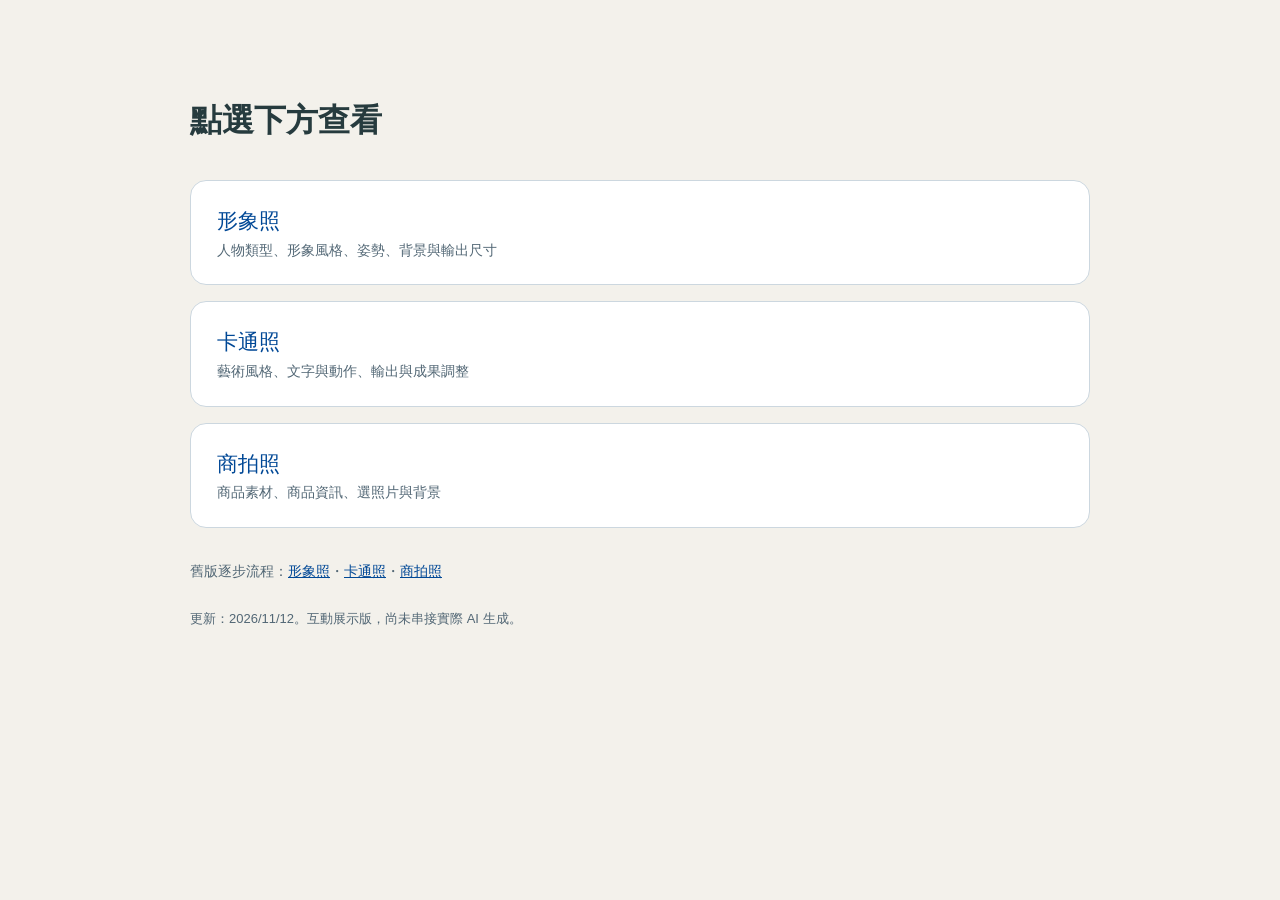
<file: index.html>
<!doctype html><html lang="zh-Hant"><meta charset="utf-8"><meta name="viewport" content="width=device-width,initial-scale=1"><title>點選下方查看</title><style>*{box-sizing:border-box}body{margin:0;background:#f3f1eb;color:#263b3e;font-family:-apple-system,BlinkMacSystemFont,"PingFang TC",sans-serif;padding:8vh 7vw;line-height:1.7}main{max-width:900px;margin:auto}h1{font-size:32px;margin-bottom:8px}p{color:#526775}nav{display:grid;gap:16px;margin:32px 0}a{display:block;padding:22px 26px;background:white;border:1px solid #ccd7df;border-radius:16px;color:#004896;text-decoration:none;font-size:21px}a:hover,a:focus-visible{outline:2px solid #004896;outline-offset:3px}small{display:block;font-size:14px;color:#526775}footer{font-size:13px;color:#526775}.older{font-size:14px;margin:0 0 24px}.older a{display:inline;padding:0;background:none;border:0;border-radius:0;font-size:14px;text-decoration:underline}</style><main><h1>點選下方查看</h1><nav><a href="portrait/workbench-proposal.html?v=20261112-publish-2">形象照<small>人物類型、形象風格、姿勢、背景與輸出尺寸</small></a><a href="cartoon/workbench-refined.html?v=20261112-publish-1">卡通照<small>藝術風格、文字與動作、輸出與成果調整</small></a><a href="product/workbench-auto-cutout.html?v=20261112-publish-1">商拍照<small>商品素材、商品資訊、選照片與背景</small></a></nav><p class="older">舊版逐步流程：<a href="portrait/index.html?v=20261104-publish-1">形象照</a>・<a href="cartoon/index.html?v=20261104-publish-1">卡通照</a>・<a href="product/index.html?v=20261104-publish-1">商拍照</a></p><footer>更新：2026/11/12。互動展示版，尚未串接實際 AI 生成。</footer></main></html>
</file>
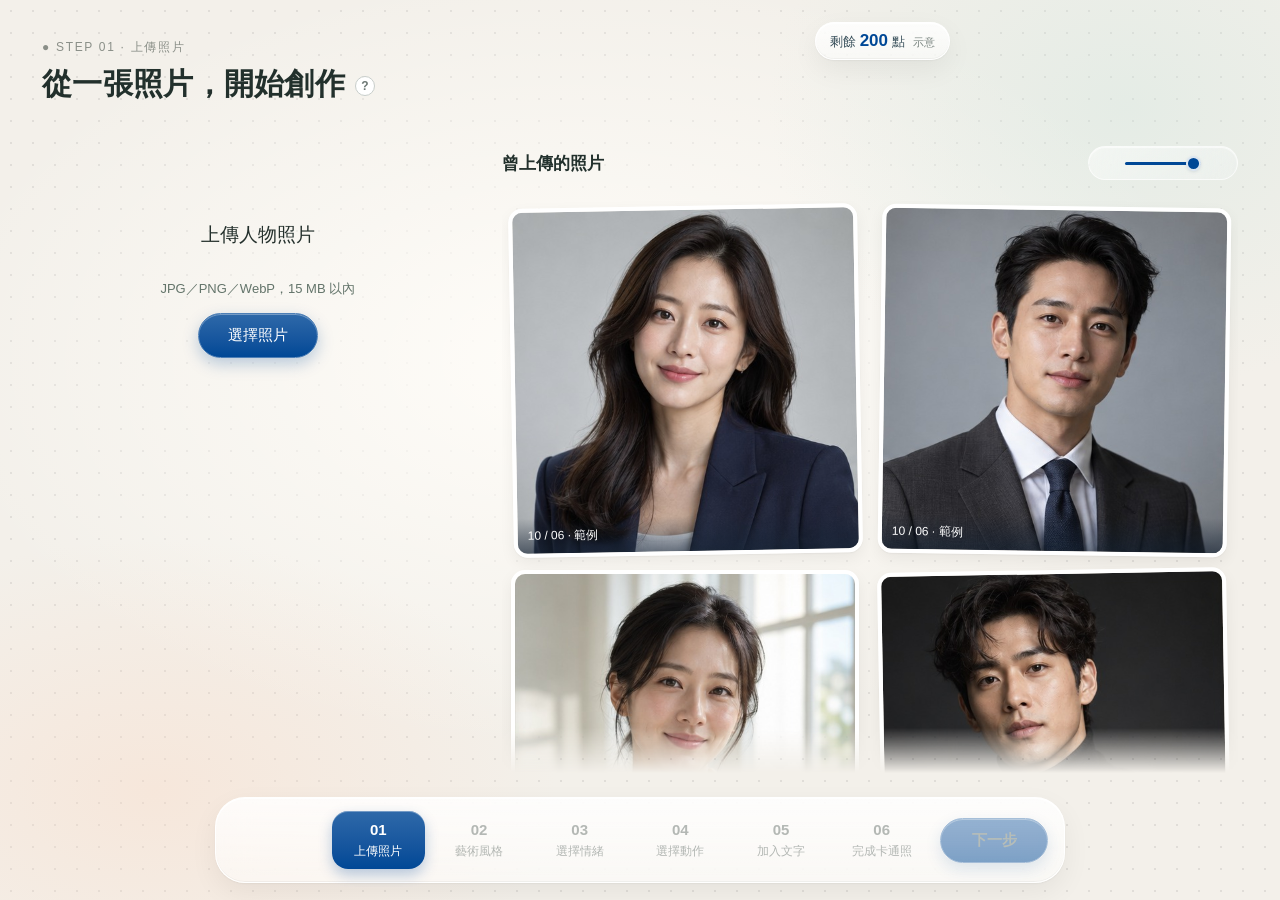
<file: cartoon/index.html>
<!doctype html><html lang="zh-Hant"><head><meta charset="utf-8"><meta name="viewport" content="width=device-width,initial-scale=1"><title>卡通照｜創作工作室</title><link rel="preconnect" href="https://fonts.googleapis.com"><link rel="preconnect" href="https://fonts.gstatic.com" crossorigin><link rel="stylesheet" href="https://fonts.googleapis.com/css2?family=Huninn&display=swap"><link rel="stylesheet" href="style.css?v=20261104-publish-1"><link rel="stylesheet" href="responsive.css?v=20261104-publish-1"><link rel="stylesheet" href="meeting-round.css?v=20261104-publish-1"><link rel="stylesheet" href="photo-library.css?v=20261104-publish-1"><link rel="stylesheet" href="bubble-interactions.css?v=20261104-publish-1"><link rel="stylesheet" href="../immersion.css?v=20261104-publish-1"><link rel="stylesheet" href="neutral-character.css?v=20261104-publish-1"><link rel="stylesheet" href="../usability.css?v=20261104-publish-1"><link rel="stylesheet" id="cleanTheme" href="clean.css?v=20261104-publish-1"><link rel="stylesheet" id="sceneTheme" href="clean-scene.css?v=20261104-publish-1"><script>if(/[?&]classic/.test(location.search))document.getElementById('cleanTheme').disabled=document.getElementById('sceneTheme').disabled=true;if(/[?&]plain/.test(location.search))document.getElementById('sceneTheme').disabled=true</script><link rel="stylesheet" href="../concise-help.css?v=20261104-publish-1"></head><body><div class="desk" aria-hidden="true"><div class="paper"></div><div class="pencils"><i></i><i></i><i></i></div><div class="palette"><i></i><i></i><i></i></div></div><div class="desk-tools" aria-hidden="true"><img src="assets/art-tools-layer-v1.png" alt=""></div><main id="main"></main><aside id="bubbles" aria-label="創作設定"></aside><footer><button id="back" class="secondary">上一步</button><nav id="steps" aria-label="製作步驟"></nav><button id="next" class="primary">下一步</button></footer><details class="theme-preview"><summary>主色預覽</summary><div id="themes"></div></details><input id="file" type="file" accept="image/jpeg,image/png,image/webp" hidden><script src="app.js?v=20261104-publish-1"></script><script src="photo-library.js?v=20261104-publish-1"></script><script src="thumbnail-controls.js?v=20261104-publish-1"></script><script src="bubble-interactions.js?v=20261104-publish-1"></script><script src="../immersion.js?v=20261104-publish-1"></script><script src="../usability.js?v=20261104-publish-1"></script><script src="hang.js?v=20261104-publish-1"></script><script src="../concise-help.js?v=20261104-publish-1"></script></body></html>
</file>
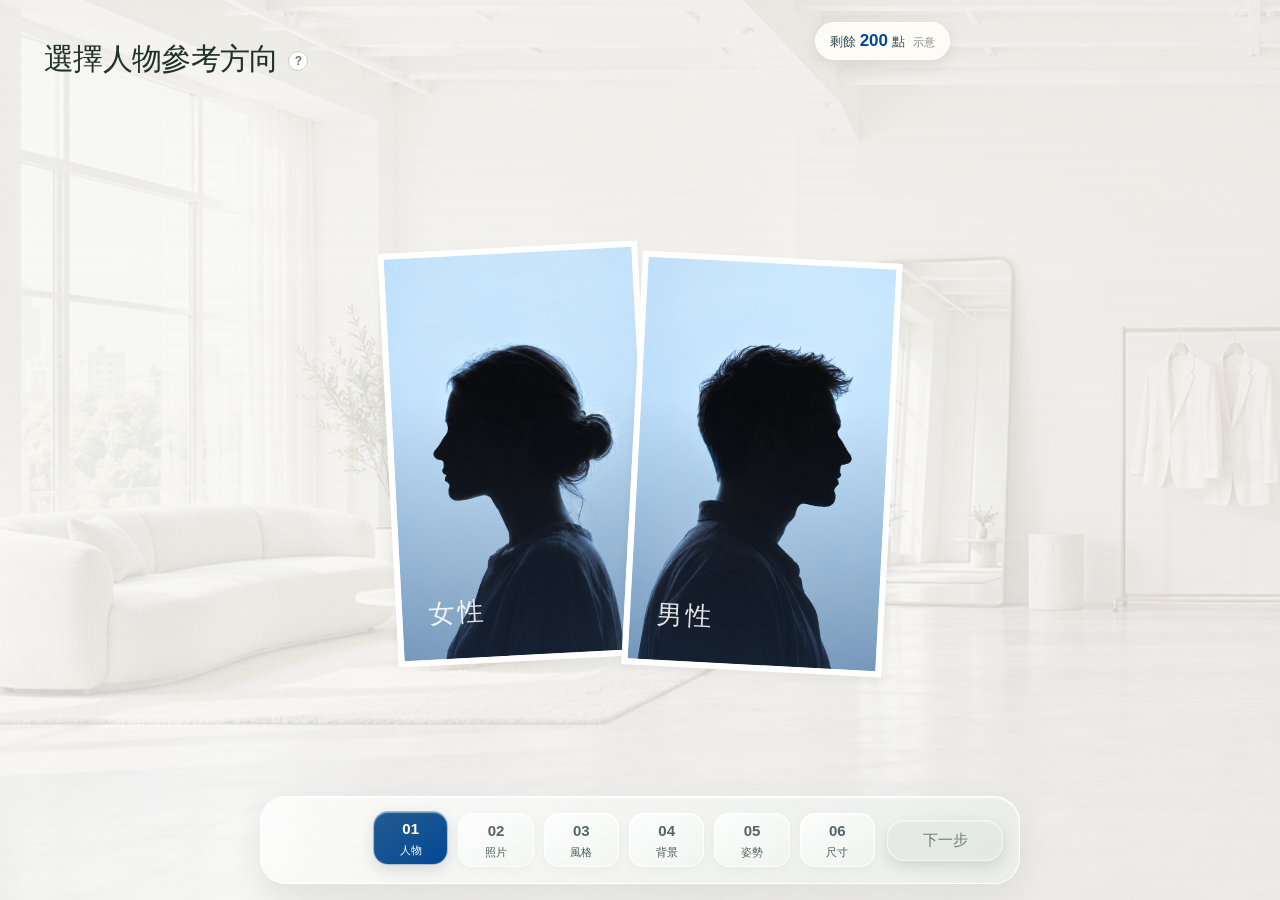
<file: portrait/index.html>
<!doctype html><html lang="zh-Hant"><head><meta charset="utf-8"><meta name="viewport" content="width=device-width,initial-scale=1"><title>光感 Studio｜AI 形象照攝影棚</title><meta name="description" content="選擇風格、背景與構圖，體驗 AI 形象照製作流程。"><link rel="icon" type="image/svg+xml" href="data:image/svg+xml,%3Csvg xmlns='http://www.w3.org/2000/svg' viewBox='0 0 32 32'%3E%3Crect width='32' height='32' rx='9' fill='%232e82ef'/%3E%3Ccircle cx='16' cy='16' r='8' stroke='white' stroke-width='2' fill='none'/%3E%3Ccircle cx='16' cy='16' r='3' fill='white'/%3E%3C/svg%3E"><link rel="stylesheet" href="style.css?v=20261104-publish-1"><link rel="stylesheet" href="design.css?v=20261104-publish-1"><link rel="stylesheet" href="editorial.css?v=20261104-publish-1">
<link rel="stylesheet" href="meeting.css?v=20261104-publish-1"><link rel="stylesheet" href="responsive.css?v=20261104-publish-1"><link rel="stylesheet" href="meeting-round.css?v=20261104-publish-1"><link rel="stylesheet" href="photo-library.css?v=20261104-publish-1"><link rel="stylesheet" href="bubble-interactions.css?v=20261104-publish-1"><link rel="stylesheet" href="../immersion.css?v=20261104-publish-1"><link rel="stylesheet" href="framing.css?v=20261104-publish-1"><link rel="stylesheet" href="../selection-outline.css?v=20261104-publish-1"><link rel="stylesheet" href="../usability.css?v=20261104-publish-1"><link rel="stylesheet" href="../concise-help.css?v=20261104-publish-1"></head><body><svg width="0" height="0" aria-hidden="true" style="position:absolute"><defs><filter id="chain-goo"><feGaussianBlur in="SourceGraphic" stdDeviation="2" result="blur"/><feColorMatrix in="blur" mode="matrix" values="1 0 0 0 0 0 1 0 0 0 0 0 1 0 0 0 0 0 18 -7" result="goo"/><feBlend in="SourceGraphic" in2="goo"/></filter></defs></svg><div class="app"><div class="workspace"><main id="main" tabindex="-1"></main><footer class="bottom"><div class="footer-progress"><nav id="steps" aria-label="製作步驟"></nav><div id="footnote"></div></div><div class="actions"><button class="secondary" id="back">上一步</button><button class="primary" id="next">下一步</button></div></footer></div><aside class="summary"><div class="summary-head"><span>拍攝靈感</span><span class="live-dot">即時設定</span></div><div id="mini"></div><div id="summary"></div><div class="session-note">照片與靈感一起，<br>組成你的專屬形象。</div></aside></div><div id="toast" role="status"></div><dialog id="helpDialog"><button id="closeHelp" class="dialog-close" aria-label="關閉">×</button><span class="eyebrow">HOW IT WORKS</span><h2>一起完成第一次拍攝</h2><p>選擇人物類型，使用範例或上傳清晰正面照，再挑選風格、背景、姿勢與尺寸。</p><p>這是互動原型。生成流程使用示範照片，尚未接上 AI，不會根據上傳照片生成新的人像。你的照片只留在此分頁記憶體，重新整理後即清除。</p><button id="gotIt" class="primary">了解，開始體驗</button></dialog><script src="pose-sketches.js?v=20261104-publish-1"></script><script src="style-previews.js?v=20261104-publish-1"></script><script src="scene-composition.js?v=20261104-publish-1"></script><script src="app.js?v=20261104-publish-1"></script><script src="photo-library.js?v=20261104-publish-1"></script><script src="thumbnail-controls.js?v=20261104-publish-1"></script><script src="bubble-interactions.js?v=20261104-publish-1"></script><script src="../immersion.js?v=20261104-publish-1"></script><script src="framing.js?v=20261104-publish-1"></script><script src="../usability.js?v=20261104-publish-1"></script><script src="../concise-help.js?v=20261104-publish-1"></script></body></html>
</file>
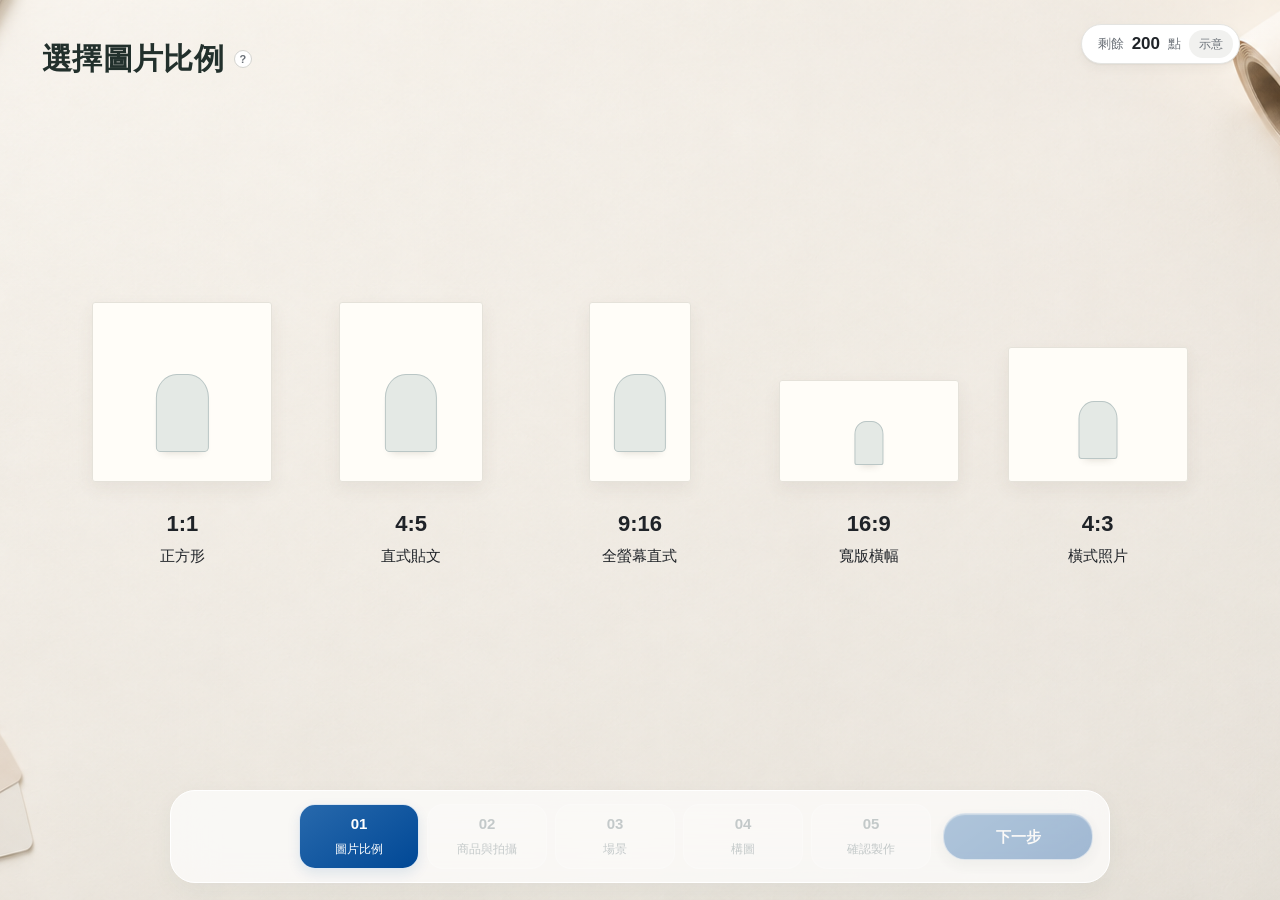
<file: product/index.html>
<!doctype html><html lang="zh-Hant"><head><meta charset="UTF-8"><meta name="viewport" content="width=device-width,initial-scale=1"><title>商拍照｜商品攝影工作室</title><link rel="stylesheet" href="style.css?v=20261104-publish-1"><link rel="stylesheet" href="bubble-interactions.css?v=20261104-publish-1"><link rel="stylesheet" href="../immersion.css?v=20261104-publish-1"><link rel="stylesheet" href="meeting-flow.css?v=20261104-publish-1"><link rel="stylesheet" href="../selection-outline.css?v=20261104-publish-1"><link rel="stylesheet" href="../usability.css?v=20261104-publish-1"><link rel="stylesheet" href="ui-consistency.css?v=20261104-publish-1"><link rel="stylesheet" href="series-flow.css?v=20261104-publish-1"><link rel="stylesheet" href="guided-flow.css?v=20261104-publish-1"><link rel="stylesheet" href="../ui-kit/kit.css?v=20261104-publish-1"><link rel="stylesheet" href="step2-integrated.css?v=20261104-publish-1"></head><body><div class="room" aria-hidden="true"></div><main id="main"></main><aside id="summary" aria-label="拍攝設定"></aside><footer><button id="back" class="secondary">上一步</button><nav id="steps" aria-label="製作步驟"></nav><button id="next" class="primary">下一步</button></footer><input type="file" id="file" accept="image/jpeg,image/png,image/webp" multiple hidden><div id="toast" role="status"></div><script src="app.js?v=20261104-publish-1"></script><script src="angle-preview.js?v=20261104-publish-1"></script><script src="meeting-flow.js?v=20261104-publish-1"></script><script src="thumbnail-controls.js?v=20261104-publish-1"></script><script src="bubble-interactions.js?v=20261104-publish-1"></script><script src="../immersion.js?v=20261104-publish-1"></script><script src="ui-consistency.js?v=20261104-publish-1"></script><script src="natural-scenes.js?v=20261104-publish-1"></script><script src="step2-integrated.js?v=20261104-publish-1"></script><script src="scene-flow.js?v=20261104-publish-1"></script><script src="series-flow.js?v=20261104-publish-1"></script><script src="../usability.js?v=20261104-publish-1"></script></body></html>
</file>
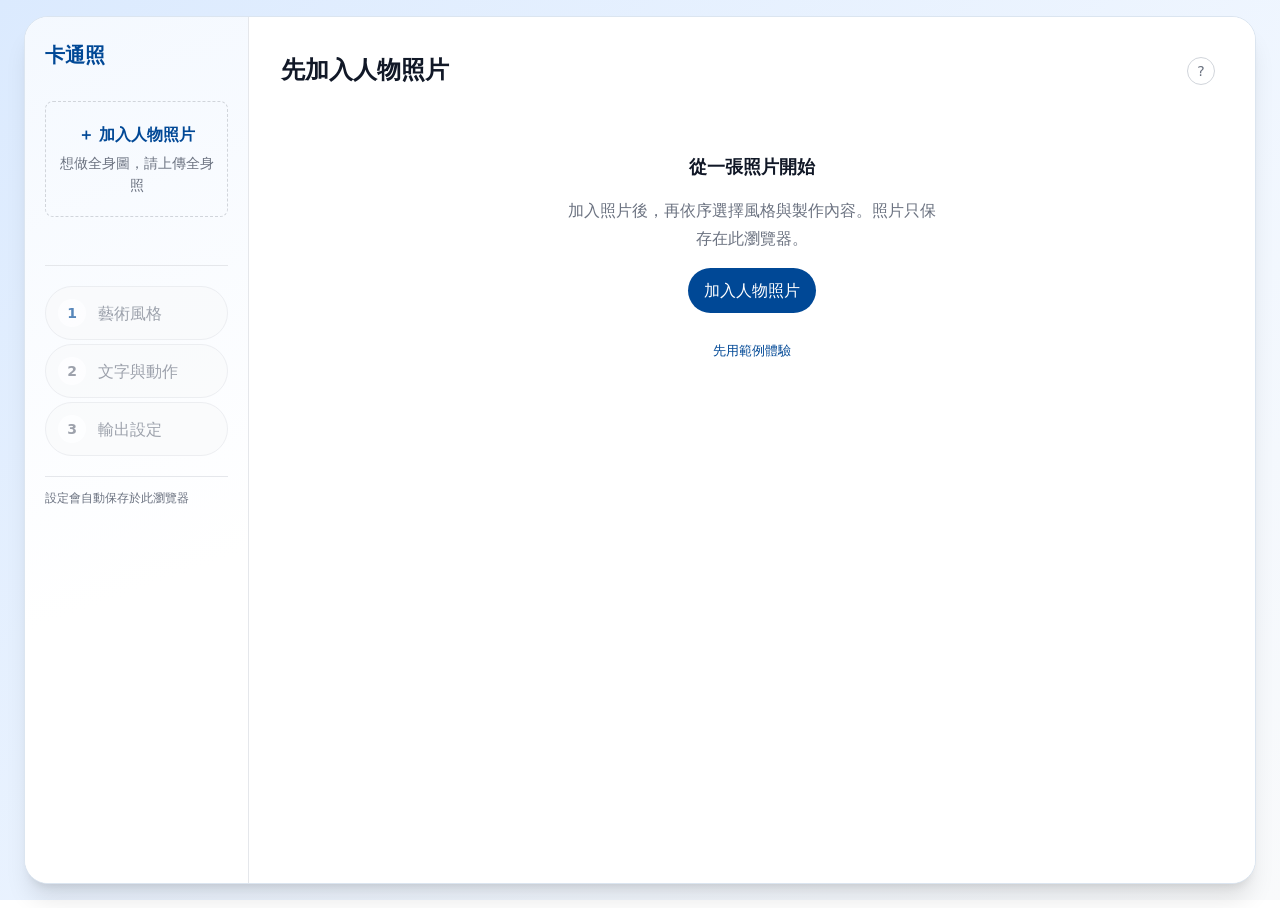
<file: cartoon/workbench-refined.html>
<!doctype html>
<html lang="zh-Hant"><head><meta charset="utf-8"><meta name="viewport" content="width=device-width,initial-scale=1">
<title>卡通照｜精修工作台討論版</title><link rel="stylesheet" href="../ui-kit/person-workbench-system/light-tokens.css?v=20261104-1"><link rel="stylesheet" href="../ui-kit/person-workbench.css?v=20261105-1"><link rel="stylesheet" href="bubble-workbench.css?v=20261105-7"><link rel="stylesheet" href="../ui-kit/workbench-atmosphere.css?v=20261105-1"><link rel="stylesheet" href="refined-workbench.css?v=20261111-result-edit-1"><link rel="stylesheet" href="../ui-kit/balance-in-frame.css?v=20261110-inset-1"><link rel="stylesheet" href="../ui-kit/step-capsules.css?v=20261110-1"><link rel="stylesheet" href="../ui-kit/workbench-scroll.css?v=20261110-1"><link rel="stylesheet" href="../ui-kit/workbench-actions.css?v=20261110-1"><link rel="stylesheet" href="../ui-kit/workbench-columns.css?v=20261111-1"><link rel="stylesheet" href="../ui-kit/workbench-flow.css?v=20261111-1"></head>
<body data-station="cartoon">
<main class="workbench"><aside class="left-panel" aria-label="卡通照設定"><h1>卡通照</h1><div id="source"></div><div id="navigation"></div></aside>
<section class="center-panel" aria-labelledby="stageTitle"><div class="stage-heading"><div><span id="stageKicker" class="muted"></span><h2 id="stageTitle"></h2></div><button class="help" id="stageHelp" aria-label="畫面說明">?</button></div><div id="stage"></div><div id="stageActions"></div></section>
<aside class="right-panel" aria-label="細節與費用"><header class="balance-bar" aria-label="點數"><span>剩餘 <strong>200</strong> 點 <span class="badge">示意</span></span></header><div id="inspector" class="inspector"></div><section class="checkout" aria-label="製作費用"><p id="missing" class="warning"></p><div><span id="count">共 0 張</span><strong id="cost">0 點</strong></div><p id="remaining" class="muted">製作後剩 200 點</p><button class="primary" id="review" disabled>確認製作內容</button></section></aside></main>
<input id="photoFile" type="file" accept="image/jpeg,image/png,image/webp" hidden>
<dialog id="photoDialog" aria-labelledby="photoTitle"><div class="dialog-heading"><h2 id="photoTitle">加入人物照片</h2><button class="close" data-close="photoDialog" aria-label="關閉照片選擇">×</button></div><p class="muted upload-tip">想做全身圖，請上傳全身照；只有大頭照時，下半身會由 AI 推測。</p><button class="primary" id="uploadFile">從電腦上傳</button><div class="section-heading"><h3>曾上傳的照片</h3><button class="help" data-help="新照片只保存在此瀏覽器；範例供體驗。" aria-label="照片保存說明">?</button></div><div id="photoHistory" class="photo-grid"></div></dialog>
<dialog id="reviewDialog" aria-labelledby="reviewTitle"><div class="dialog-heading"><h2 id="reviewTitle">確認這次的製作</h2><button class="close" data-close="reviewDialog" aria-label="關閉確認">×</button></div><div id="reviewContent"></div><p id="reviewTotal"></p><div class="dialog-actions"><button class="secondary" data-close="reviewDialog">返回調整</button><button id="generate" class="primary">生成示意</button></div></dialog>
<dialog class="sticker-results-dialog" id="resultsDialog" aria-labelledby="resultsTitle"><div class="dialog-heading"><h2 id="resultsTitle">示意成果</h2><button class="close" data-close="resultsDialog" aria-label="關閉成果">×</button></div><p class="muted">目前人物為示意素材。可逐張調整文字與配色；修改文字不會改變人物表情，下載檔含 DEMO 標記。</p><div id="results"></div><div class="dialog-actions"><button class="secondary" data-close="resultsDialog">返回工作台</button><button id="redo" class="secondary">重新生成</button></div><div id="regenPanel" hidden><label>想調整哪裡？<select id="regenReason"><option>人物不像</option><option>風格不對</option><option>背景／動作不對</option><option>文字不對</option><option>其他</option></select></label><button id="redoConfirm" class="primary">記錄原因並返回調整</button></div></dialog>
<div id="helpBubble" role="tooltip" hidden></div><p id="status" role="status" aria-live="polite"></p>
<script src="../ui-kit/workbench-flow.js?v=20261111-unlock-1"></script><script src="workbench-data.js?v=20261104-1"></script><script src="sticker-lettering.js?v=20261111-result-edit-1"></script><script src="refined-workbench.js?v=20261111-result-edit-1"></script></body></html>
</file>
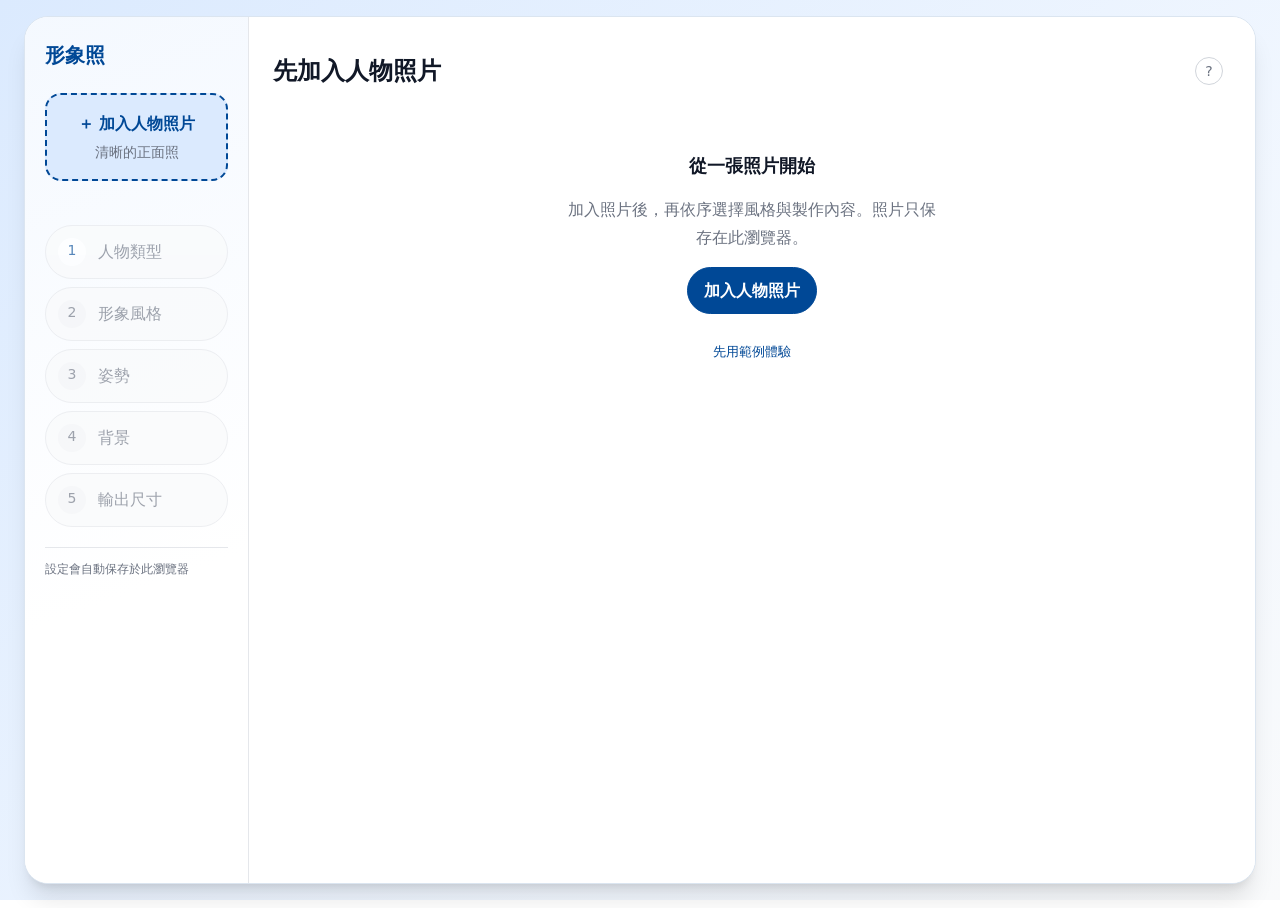
<file: portrait/workbench-proposal.html>
<!doctype html>
<html lang="zh-Hant"><head><meta charset="utf-8"><meta name="viewport" content="width=device-width,initial-scale=1">
<title>形象照｜工作台討論版</title><link rel="stylesheet" href="../ui-kit/person-workbench-system/light-tokens.css?v=20261104-1"><link rel="stylesheet" href="../ui-kit/person-workbench.css?v=20261105-1"><link rel="stylesheet" href="../ui-kit/workbench-atmosphere.css?v=20261105-1"><link rel="stylesheet" href="../ui-kit/refined-editors.css?v=20261106-2"><link rel="stylesheet" href="portrait-circles.css?v=20261106-2"><link rel="stylesheet" href="workbench-five-step.css?v=20261112-natural-1"><link rel="stylesheet" href="../ui-kit/balance-in-frame.css?v=20261110-inset-1"><link rel="stylesheet" href="../ui-kit/sliding-capsules.css?v=20261109-1"><link rel="stylesheet" href="../ui-kit/step-capsules.css?v=20261110-1"><link rel="stylesheet" href="../ui-kit/workbench-scroll.css?v=20261110-1"><link rel="stylesheet" href="../ui-kit/workbench-actions.css?v=20261110-1"><link rel="stylesheet" href="../ui-kit/workbench-columns.css?v=20261111-1"><link rel="stylesheet" href="../ui-kit/workbench-flow.css?v=20261111-1"></head>
<body data-station="portrait" class="editor-refined"><svg width="0" height="0" aria-hidden="true" style="position:absolute"><defs><filter id="solidPose" color-interpolation-filters="sRGB"><feComponentTransfer in="SourceAlpha" result="cleanAlpha"><feFuncA type="linear" slope="20" intercept="-18"/></feComponentTransfer><feFlood flood-color="#435570"/><feComposite operator="in" in2="cleanAlpha"/></filter></defs></svg>
<main class="workbench"><aside class="left-panel" aria-label="形象照設定"><h1>形象照</h1><div id="source"></div><div id="navigation"></div></aside>
<section class="center-panel" aria-labelledby="stageTitle"><div class="stage-heading"><div><span id="stageKicker" class="muted"></span><h2 id="stageTitle"></h2></div><button class="help" id="stageHelp" aria-label="畫面說明">?</button></div><div id="stage"></div><div id="stageActions"></div></section>
<aside class="right-panel" aria-label="細節與費用"><header class="balance-bar" aria-label="點數"><span>剩餘 <strong>200</strong> 點 <span class="badge">示意</span></span></header><div id="inspector" class="inspector"></div><section class="checkout" aria-label="製作費用"><p id="missing" class="warning"></p><div><span id="count">共 0 張</span><strong id="cost">0 點</strong></div><p id="remaining" class="muted">製作後剩 200 點</p><button class="primary" id="review" disabled>確認製作內容</button></section></aside></main>
<input id="photoFile" type="file" accept="image/jpeg,image/png,image/webp" hidden>
<dialog id="photoDialog" aria-labelledby="photoTitle"><div class="dialog-heading"><h2 id="photoTitle">加入人物照片</h2><button class="close" data-close="photoDialog" aria-label="關閉照片選擇">×</button></div><button class="primary" id="uploadFile">從電腦上傳</button><div class="section-heading"><h3>曾上傳的照片</h3><button class="help" data-help="新照片只保存在此瀏覽器；範例供體驗。" aria-label="照片保存說明">?</button></div><div id="photoHistory" class="photo-grid"></div></dialog>
<dialog id="reviewDialog" aria-labelledby="reviewTitle"><div class="dialog-heading"><h2 id="reviewTitle">確認這次的製作</h2><button class="close" data-close="reviewDialog" aria-label="關閉確認">×</button></div><div id="reviewContent"></div><p id="reviewTotal"></p><div class="dialog-actions"><button class="secondary" data-close="reviewDialog">返回調整</button><button id="generate" class="primary">生成示意</button></div></dialog>
<dialog id="resultsDialog" aria-labelledby="resultsTitle"><div class="dialog-heading"><h2 id="resultsTitle">示意成果</h2><button class="close" data-close="resultsDialog" aria-label="關閉成果">×</button></div><p class="muted">未接入 AI；人物、情緒與動作尚未依照片生成。下載檔含 DEMO 標記。</p><div id="results" class="result-grid"></div><div class="dialog-actions"><button class="secondary" data-close="resultsDialog">返回工作台</button><button id="redo" class="secondary">重新生成</button></div><div id="regenPanel" hidden><label>想調整哪裡？<select id="regenReason"><option>人物不像</option><option>風格不對</option><option>背景／動作不對</option><option>文字不對</option><option>其他</option></select></label><button id="redoConfirm" class="primary">記錄原因並返回調整</button></div></dialog>
<div id="helpBubble" role="tooltip" hidden></div><p id="status" role="status" aria-live="polite"></p>
<script src="../ui-kit/workbench-flow.js?v=20261111-unlock-1"></script><script src="workbench-data.js?v=20261104-1"></script><script src="workbench-five-step.js?v=20261112-type-sync-5"></script><script src="../ui-kit/sliding-capsules.js?v=20261109-1"></script></body></html>
</file>
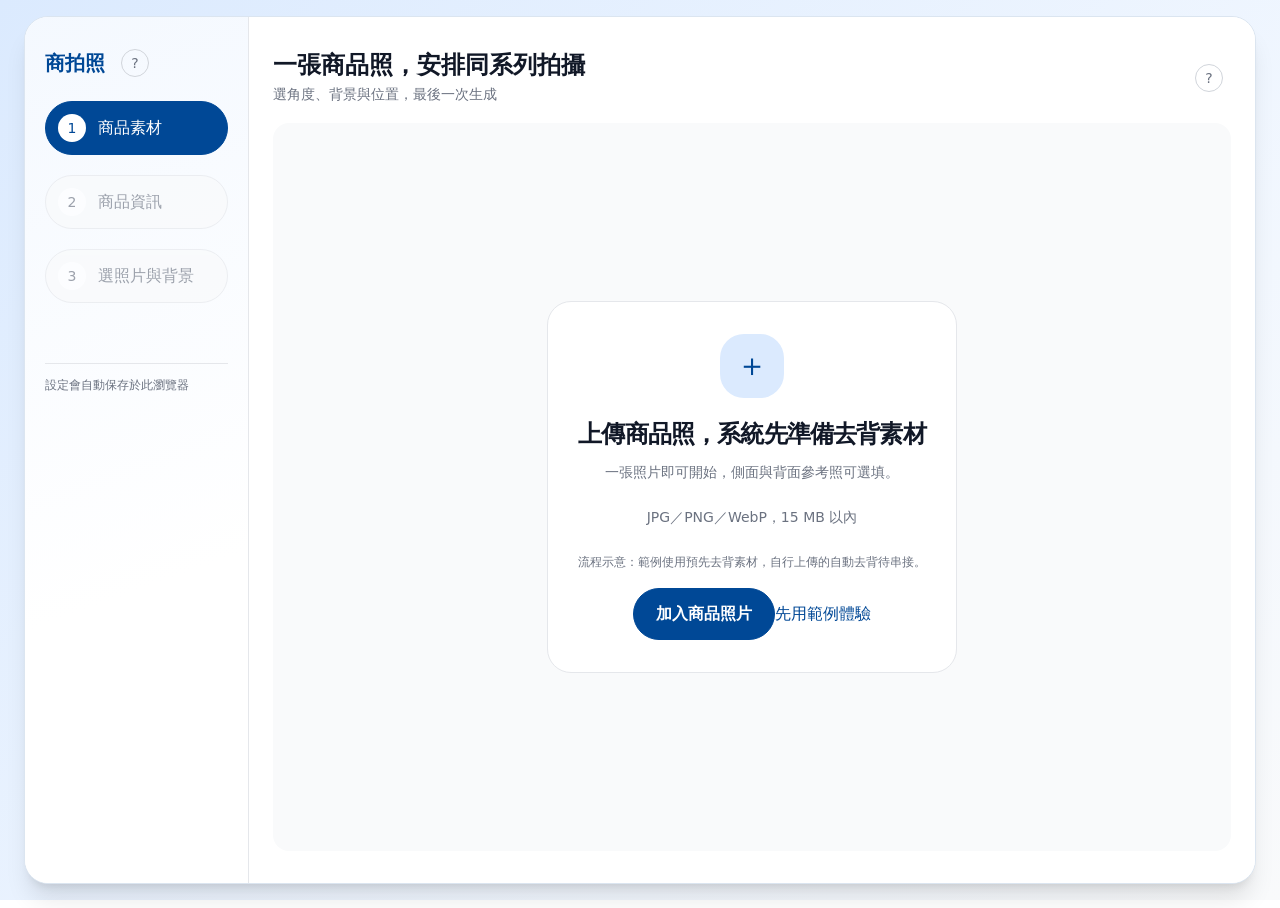
<file: product/workbench-auto-cutout.html>
<!doctype html>
<html lang="zh-Hant">
<head><meta charset="utf-8"><meta name="viewport" content="width=device-width,initial-scale=1"><title>商拍照｜自動去背流程版</title><link rel="stylesheet" href="../ui-kit/person-workbench-system/light-tokens.css?v=20261104-1"><link rel="stylesheet" href="../ui-kit/kit.css?v=20261103-2"><link rel="stylesheet" href="workbench.css?v=20261104-1"><link rel="stylesheet" href="workbench-studio.css?v=20261104-1"><link rel="stylesheet" href="workbench-proposal.css?v=20261104-8"><link rel="stylesheet" href="../ui-kit/refined-editors.css?v=20261106-2"><link rel="stylesheet" href="workbench-cutout.css?v=20261106-3"><link rel="stylesheet" href="workbench-filmstrip.css?v=20261106-12"><link rel="stylesheet" href="../ui-kit/balance-in-frame.css?v=20261110-inset-1"><link rel="stylesheet" href="../ui-kit/sliding-capsules.css?v=20261109-1"><link rel="stylesheet" href="workbench-auto-cutout.css?v=20261110-info-fit-1"><link rel="stylesheet" href="../ui-kit/step-capsules.css?v=20261110-1"><link rel="stylesheet" href="../ui-kit/workbench-scroll.css?v=20261110-1"><link rel="stylesheet" href="../ui-kit/workbench-actions.css?v=20261110-1"><link rel="stylesheet" href="../ui-kit/workbench-columns.css?v=20261111-1"><link rel="stylesheet" href="../ui-kit/workbench-flow.css?v=20261111-1"></head>
<body class="studio-embedded editor-refined" data-flow-phase="1">

<main class="workspace">
 <aside class="shot-panel" aria-label="商品資料"><div class="panel-heading"><h1>商拍照</h1><button class="help" data-help="這裡放商品照片與資訊，給 AI 參考，不會多扣點。" aria-label="商品資料說明">?</button></div><button class="product-step" id="stepProduct" type="button"><span>1</span>商品素材</button><button class="product-step" id="stepInfo" disabled><span>2</span>商品資訊</button><div class="product-step-end"><button class="product-step" id="stepShots" type="button" disabled><span>3</span>選照片與背景</button><p id="stepShotsHint" hidden>直接選取已準備的面向圖，再加背景與調整位置</p></div><div id="sourceArea" class="source-area"><div class="source-placeholder">商品照片</div></div><p id="preparedNotice" class="prepared-notice" role="status"></p><div class="photo-tools"><button id="startOver" class="quiet" hidden>清空重來</button></div><fieldset id="proposalControls" disabled><legend class="sr-only">商品與拍攝設定</legend><div class="info-heading"><h2>商品資訊</h2><span id="proposalBadge">待加入照片</span><button id="editProduct" class="text-button">修改</button></div><p id="productSummary" class="product-summary">可選填商品資訊。</p></fieldset></aside>
 <section class="preview-panel" aria-label="照片預覽"><div class="preview-heading"><div><h2 id="previewTitle">一張商品照，安排同系列拍攝</h2><span id="previewState">選角度、背景與位置，最後一次生成</span></div><button id="sceneExampleOpen" class="scene-example-link" hidden>成品範例</button><button class="help" data-help="點選面向圖調整背景與位置，已選圖以藍框標示，點叉叉移除。預備素材模擬 AI 已處理完成；此版不連接 AI、不扣點。" aria-label="預覽與生成說明">?</button><span id="ratioLabel" hidden>1:1</span></div><section id="productInfoStage" hidden><span class="info-eyebrow">第 2 步 · 商品資訊</span><h2>先介紹一下這件商品</h2><p>資訊套用整組照片，下一步選擇面向與背景。</p><form id="productInfoForm"><label>商品名稱 <small>必填</small><input id="stageProductName" maxlength="60" required placeholder="例如：植萃保濕精華"></label><label>商品類別 <small>選填，用來推薦照片順序</small><select id="stageProductCategory"><option value="">一般商品</option><option value="服飾配件">包包／服飾配件</option><option value="食品飲料">食品／飲料</option><option value="保養品">保養品</option><option value="居家用品">居家用品</option></select></label><label>商品描述 <small>選填</small><textarea id="stageProductDescription" rows="4" maxlength="500" placeholder="補充已確認的材質、特色或用途"></textarea></label><p class="small-note">AI 角度圖已預先準備；下一步直接選取，不用逐張設定。</p><button class="primary" type="submit">下一步：選照片與背景 →</button></form></section><div class="canvas-space" id="canvasSpace"><div id="emptyState" class="empty-state"><div class="upload-mark" aria-hidden="true">＋</div><h3>上傳商品照，系統先準備去背素材</h3><p>一張照片即可開始，側面與背面參考照可選填。</p><p>JPG／PNG／WebP，15 MB 以內</p><small>流程示意：範例使用預先去背素材，自行上傳的自動去背待串接。</small><button id="upload" class="primary">加入商品照片</button><button id="productSample" class="text-button">先用範例體驗</button></div><canvas id="preview" hidden aria-label="目前照片佈置示意"></canvas><div id="productBounds" class="product-bounds" hidden tabindex="0" role="group" aria-label="商品位置，可拖曳移動、拉角縮放"><span id="boundsLabel">框選範圍</span><button data-corner="tl" aria-label="左上角縮放商品"></button><button data-corner="tr" aria-label="右上角縮放商品"></button><button data-corner="bl" aria-label="左下角縮放商品"></button><button data-corner="br" aria-label="右下角縮放商品"></button></div><div id="canvasTools" class="canvas-tools" hidden aria-label="商品位置工具"><button id="zoomOut" aria-label="縮小商品">−</button><output id="scaleReadout" aria-live="polite">90%</output><button id="zoomIn" aria-label="放大商品">＋</button><button id="resetComposition">重設位置</button></div></div><section class="shot-strip" aria-label="製作清單"><div class="shot-heading"><h2>選擇商品面向</h2><span id="selectedCount">尚未加入商品</span></div><div class="shot-strip-row"><div id="shotList" class="shot-list"></div><div class="shot-footer"><button id="addTop" class="text-button" disabled>＋ 新增一張</button></div></div></section><div class="preview-bottom"><span id="previewNote"></span></div></section>
 <aside class="settings-panel" aria-label="這張的設定"><header class="topbar" aria-label="點數"><span class="balance">剩餘 <b>200</b> 點 <small>示意</small></span></header><div class="settings-scroll"><div class="settings-heading"><span>這張的設定</span><h2 id="settingsTitle">先加入商品照片</h2></div><div class="editor-tabs" role="tablist" aria-label="編輯工具"><button role="tab" id="tab-brief" data-tab="brief" aria-selected="true" aria-controls="briefPanel">拍攝需求</button><button role="tab" id="tab-background" data-tab="background" aria-selected="false" aria-controls="backgroundPanel">背景</button><button role="tab" id="tab-compose" data-tab="compose" aria-selected="false" aria-controls="composePanel">商品位置</button></div>
 <fieldset id="editControls" disabled><legend class="sr-only">照片設定</legend>
 <section id="briefPanel" role="tabpanel" aria-labelledby="tab-brief"><div id="shotBrief"></div><div class="shoot-notes"><label for="shootNotes">其他拍攝需求（整組）</label><textarea id="shootNotes" maxlength="300" rows="3" placeholder="例如：不要植物、預留標題空間"></textarea></div></section><section hidden id="backgroundPanel" role="tabpanel" aria-labelledby="tab-background"><div class="setting-heading"><h3>背景</h3><span id="backgroundScope">與整組相同</span></div><div id="backgrounds" class="backgrounds"></div><button id="browseBackgrounds" class="text-button full">查看所有背景 →</button><div class="background-name"><strong id="backgroundName">暖沙紙景</strong><button class="help" data-help="這裡只改目前這張；要統一時，按套用整組。" aria-label="背景套用範圍說明">?</button></div><button id="applyAll" class="secondary full">全部用這個背景</button><button id="inherit" class="text-button full" hidden>與整組相同</button></section>
 <section id="composePanel" role="tabpanel" aria-labelledby="tab-compose" hidden><h3>輸出比例（整組）</h3><div class="ratios" id="ratios"><button data-ratio="1:1" aria-pressed="true">1:1</button><button data-ratio="4:5" aria-pressed="false">4:5</button><button data-ratio="16:9" aria-pressed="false">16:9</button><button data-ratio="9:16" aria-pressed="false">9:16</button><button data-ratio="4:3" aria-pressed="false">4:3</button></div><p class="native-note">保留原背景時，照片維持原尺寸；換背景後可調整位置。</p><div class="position-heading"><h3>商品位置</h3><button class="help" data-help="在中央拖曳商品框移動，拉角縮放；也可用下方工具。" aria-label="構圖調整說明">?</button></div><div class="quick-position"><button id="alignLeft" class="secondary">靠左留右</button><button id="center" class="secondary">置中</button><button id="alignRight" class="secondary">靠右留左</button></div></section>
 </fieldset></div><div class="order"><p id="orderIssues" role="status"></p><div><span id="orderCount">共 0 張</span><strong id="orderCost">0 點</strong></div><p id="orderBalance">製作後剩 200 點</p><button id="review" class="primary" disabled>確認製作內容</button><button id="lastResults" class="text-button full" hidden>查看上次示意成果</button></div></aside>
</main>
<input id="photoFile" type="file" accept="image/jpeg,image/png,image/webp" hidden><input id="referenceFile" type="file" accept="image/jpeg,image/png,image/webp" hidden><div id="status" role="status" aria-live="polite"></div><div id="helpBubble" role="tooltip" hidden></div>
<dialog id="reviewDialog"><div class="dialog-heading"><div><span>拍攝安排</span><h2>確認這次的拍攝</h2></div><button id="closeReview" class="close" aria-label="關閉預覽">×</button></div><div id="reviewIssues" class="review-issues" role="status"></div><p id="reviewNotes" class="result-summary"></p><div id="reviewGrid" class="review-grid"></div><div class="review-total"><span id="reviewTotal"></span><span>示意預覽，不會扣點</span></div><div class="generation-actions"><button id="continueEdit" class="secondary">返回調整</button><button id="generateDemo" class="primary">生成示意</button></div></dialog>
<dialog id="generationDialog" aria-labelledby="generationTitle"><div class="generation-progress"><span class="demo-tag">示意流程・不扣點</span><h2 id="generationTitle">正在準備照片示意</h2><p id="generationStatus" role="status" aria-live="polite">準備中</p><progress id="generationProgress" value="0" max="1" aria-label="示意照片準備進度"></progress><div id="generationThumbs" class="generation-thumbs"></div><button id="cancelGeneration" class="secondary">取消並返回</button></div></dialog>
<dialog id="resultsDialog" aria-labelledby="resultsTitle"><div class="dialog-heading"><div><span class="demo-tag">示意成果・未實際生成</span><h2 id="resultsTitle">這組照片已準備好</h2></div><button id="closeResults" class="close" aria-label="關閉示意成果">×</button></div><p id="resultsSummary" class="result-summary"></p><div id="resultsGrid" class="results-grid"></div><div class="result-footer"><span>範例素材與佈置合成，非 AI 生成成品。</span><button id="returnWorkbench" class="secondary">返回工作台</button></div></dialog>
<dialog id="resultDetailDialog" aria-labelledby="resultDetailTitle"><div class="dialog-heading"><div><span class="demo-tag">示意成果</span><h2 id="resultDetailTitle"></h2></div><button id="closeResultDetail" class="close" aria-label="關閉單張成果">×</button></div><img id="resultDetailImage" alt=""><div class="generation-actions"><button id="editResult" class="secondary">調整這張</button><a id="downloadResult" class="primary download-link" download>下載示意圖</a></div></dialog>
<dialog id="backgroundDialog"><div class="dialog-heading"><div><span id="backgroundDialogScope">只改這張</span><h2 id="backgroundDialogTitle">選擇背景</h2></div><button id="closeBackgrounds" class="close" aria-label="關閉背景選擇">×</button></div><div id="backgroundCategories" class="background-categories" aria-label="場景分類"></div><div id="backgroundGallery" class="background-gallery"></div></dialog><dialog id="productDialog"><div class="dialog-heading"><div><span>可修改的商品資料</span><h2>商品資訊</h2></div><button class="close" data-close="productDialog" aria-label="關閉商品資訊">×</button></div><label>商品名稱（選填）<input id="productName" maxlength="60"></label><label>商品描述（選填）<textarea id="productDescription" maxlength="500" rows="3" placeholder="描述外觀，或補充已確認的商品特色"></textarea></label><p class="small-note">功效、成分與尺寸請以商品資料為準。</p><button id="saveProduct" class="primary">儲存資訊</button></dialog>
<dialog id="sceneExampleDialog" aria-labelledby="sceneExampleTitle"><div class="dialog-heading"><div><span>成品範例・光影參考</span><h2 id="sceneExampleTitle"></h2></div><button id="closeSceneExample" class="close" aria-label="關閉成品範例">×</button></div><div id="sceneExampleLarge" class="scene-example-large" role="img" aria-label="放置圓柱示範商品的背景範例"></div></dialog><dialog id="addDialog"><div class="dialog-heading"><div><span>每張 20 點（示意）</span><h2>還想拍什麼？</h2></div><button class="close" data-close="addDialog" aria-label="關閉新增一張">×</button></div><div id="addOptions" class="add-options"></div></dialog><script src="../ui-kit/workbench-flow.js?v=20261111-unlock-1"></script><script src="workbench-auto-references.js?v=20261110-info-fit-1"></script><script src="workbench-auto-cutout.js?v=20261111-p1-1"></script><script src="../ui-kit/sliding-capsules.js?v=20261109-1"></script><dialog id="prepareDialog" aria-labelledby="prepareTitle"><div class="prepare-content"><span class="prepare-spinner" aria-hidden="true"></span><h2 id="prepareTitle">準備商品素材</h2><p id="prepareMessage" role="status"></p><button id="cancelPreparation" class="secondary">取消，重新選照片</button></div></dialog><script>document.querySelector("#cancelPreparation").onclick=()=>location.reload();</script></body></html>
</file>
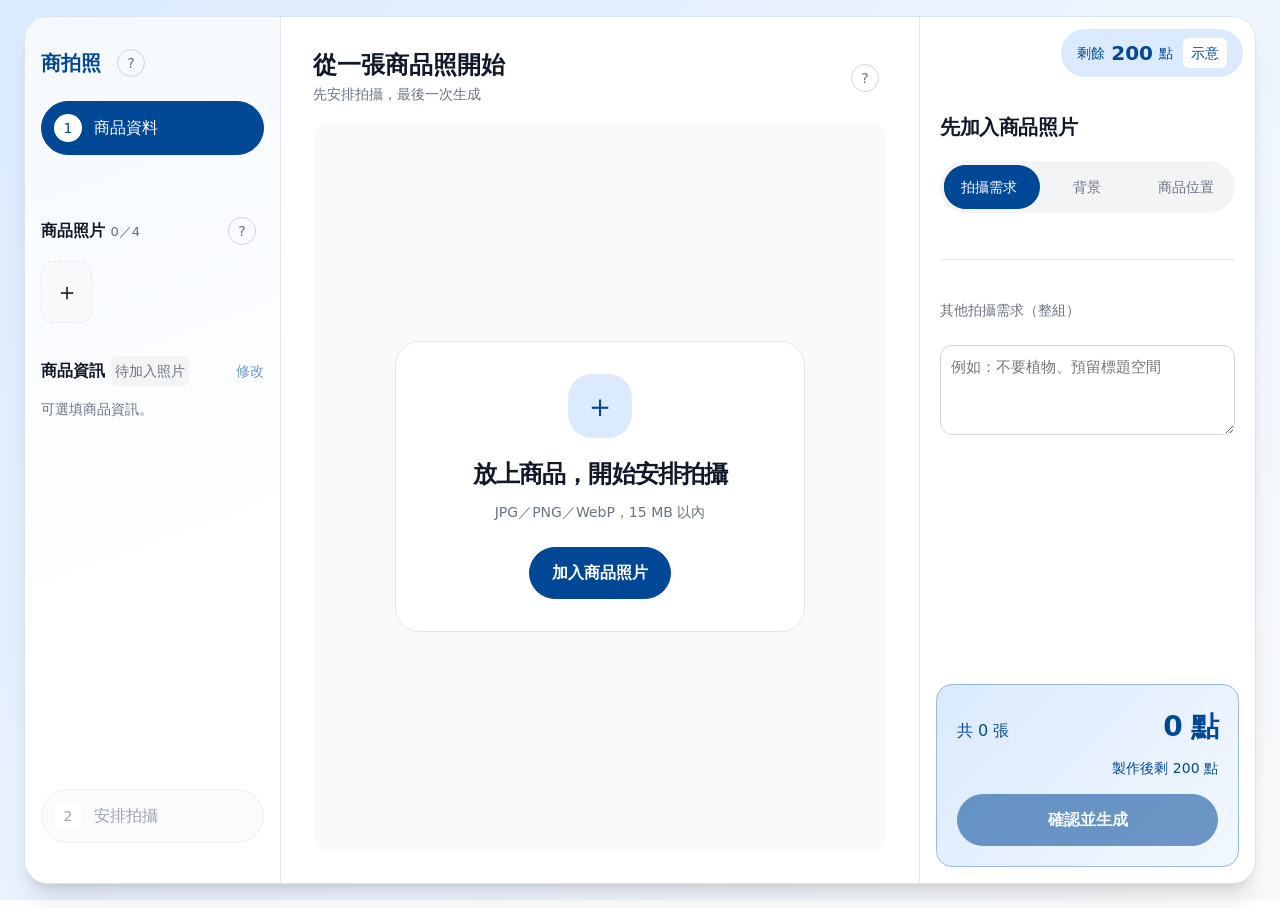
<file: product/workbench-proposal.html>
<!doctype html>
<html lang="zh-Hant">
<head><meta charset="utf-8"><meta name="viewport" content="width=device-width,initial-scale=1"><title>商拍照｜工作台討論版</title><link rel="stylesheet" href="../ui-kit/person-workbench-system/light-tokens.css?v=20261104-1"><link rel="stylesheet" href="../ui-kit/kit.css?v=20261103-2"><link rel="stylesheet" href="workbench.css?v=20261104-1"><link rel="stylesheet" href="workbench-studio.css?v=20261104-1"><link rel="stylesheet" href="workbench-proposal.css?v=20261104-8"><link rel="stylesheet" href="../ui-kit/refined-editors.css?v=20261106-2"><link rel="stylesheet" href="workbench-cutout.css?v=20261106-3"><link rel="stylesheet" href="workbench-filmstrip.css?v=20261106-12"><link rel="stylesheet" href="../ui-kit/balance-in-frame.css?v=20261110-inset-1"><link rel="stylesheet" href="../ui-kit/sliding-capsules.css?v=20261109-1"><link rel="stylesheet" href="../ui-kit/step-capsules.css?v=20261110-1"><link rel="stylesheet" href="../ui-kit/workbench-scroll.css?v=20261110-1"></head>
<body class="studio-embedded editor-refined">

<main class="workspace">
 <aside class="shot-panel" aria-label="商品資料"><div class="panel-heading"><h1>商拍照</h1><button class="help" data-help="這裡放商品照片與資訊，給 AI 參考，不會多扣點。" aria-label="商品資料說明">?</button></div><button class="product-step" id="stepProduct" type="button"><span>1</span>商品資料</button><div id="sourceArea" class="source-area"><div class="source-placeholder">商品照片</div></div><div class="photo-tools"><button id="startOver" class="quiet" hidden>清空重來</button></div><fieldset id="proposalControls" disabled><legend class="sr-only">商品與拍攝設定</legend><div class="info-heading"><h2>商品資訊</h2><span id="proposalBadge">待加入照片</span><button id="editProduct" class="text-button">修改</button></div><p id="productSummary" class="product-summary">可選填商品資訊。</p></fieldset><div class="product-step-end"><button class="product-step" id="stepShots" type="button" disabled><span>2</span>安排拍攝</button><p id="stepShotsHint" hidden>新增要拍的照片，再逐張設定需求、背景與位置</p></div></aside>
 <section class="preview-panel" aria-label="照片預覽"><div class="preview-heading"><div><h2 id="previewTitle">從一張商品照開始</h2><span id="previewState">先安排拍攝，最後一次生成</span></div><button id="sceneExampleOpen" class="scene-example-link" hidden>成品範例</button><button class="help" data-help="這裡確認商品大小與位置，光影在生成時完成。此版不連接 AI、不扣點。" aria-label="預覽與生成說明">?</button><span id="ratioLabel" hidden>1:1</span></div><div class="canvas-space" id="canvasSpace"><div id="emptyState" class="empty-state"><div class="upload-mark" aria-hidden="true">＋</div><h3>放上商品，開始安排拍攝</h3><p>JPG／PNG／WebP，15 MB 以內</p><button id="upload" class="primary">加入商品照片</button></div><canvas id="preview" hidden aria-label="目前照片佈置示意"></canvas><div id="productBounds" class="product-bounds" hidden tabindex="0" role="group" aria-label="商品位置，可拖曳移動、拉角縮放"><span id="boundsLabel">框選範圍</span><button data-corner="tl" aria-label="左上角縮放商品"></button><button data-corner="tr" aria-label="右上角縮放商品"></button><button data-corner="bl" aria-label="左下角縮放商品"></button><button data-corner="br" aria-label="右下角縮放商品"></button></div><div id="canvasTools" class="canvas-tools" hidden aria-label="商品位置工具"><button id="zoomOut" aria-label="縮小商品">−</button><output id="scaleReadout" aria-live="polite">90%</output><button id="zoomIn" aria-label="放大商品">＋</button><button id="resetComposition">重設位置</button></div></div><section class="shot-strip" aria-label="製作清單"><div class="shot-heading"><h2>製作清單</h2><span id="selectedCount">尚未加入商品</span></div><div class="shot-strip-row"><div id="shotList" class="shot-list"></div><div class="shot-footer"><button id="addTop" class="text-button" disabled>＋ 新增一張</button></div></div></section><div class="preview-bottom"><span id="previewNote"></span></div></section>
 <aside class="settings-panel" aria-label="這張的設定"><header class="topbar" aria-label="點數"><span class="balance">剩餘 <b>200</b> 點 <small>示意</small></span></header><div class="settings-scroll"><div class="settings-heading"><span>這張的設定</span><h2 id="settingsTitle">先加入商品照片</h2></div><div class="editor-tabs" role="tablist" aria-label="編輯工具"><button role="tab" id="tab-brief" data-tab="brief" aria-selected="true" aria-controls="briefPanel">拍攝需求</button><button role="tab" id="tab-background" data-tab="background" aria-selected="false" aria-controls="backgroundPanel">背景</button><button role="tab" id="tab-compose" data-tab="compose" aria-selected="false" aria-controls="composePanel">商品位置</button></div>
 <fieldset id="editControls" disabled><legend class="sr-only">照片設定</legend>
 <section id="briefPanel" role="tabpanel" aria-labelledby="tab-brief"><div id="shotBrief"></div><div class="shoot-notes"><label for="shootNotes">其他拍攝需求（整組）</label><textarea id="shootNotes" maxlength="300" rows="3" placeholder="例如：不要植物、預留標題空間"></textarea></div></section><section hidden id="backgroundPanel" role="tabpanel" aria-labelledby="tab-background"><div class="setting-heading"><h3>背景</h3><span id="backgroundScope">與整組相同</span></div><div id="backgrounds" class="backgrounds"></div><button id="browseBackgrounds" class="text-button full">查看所有背景 →</button><div class="background-name"><strong id="backgroundName">暖沙紙景</strong><button class="help" data-help="這裡只改目前這張；要統一時，按套用整組。" aria-label="背景套用範圍說明">?</button></div><button id="applyAll" class="secondary full">全部用這個背景</button><button id="inherit" class="text-button full" hidden>與整組相同</button></section>
 <section id="composePanel" role="tabpanel" aria-labelledby="tab-compose" hidden><h3>輸出比例（整組）</h3><div class="ratios" id="ratios"><button data-ratio="1:1" aria-pressed="true">1:1</button><button data-ratio="4:5" aria-pressed="false">4:5</button><button data-ratio="16:9" aria-pressed="false">16:9</button><button data-ratio="9:16" aria-pressed="false">9:16</button><button data-ratio="4:3" aria-pressed="false">4:3</button></div><p class="native-note">保留原背景時，照片維持原尺寸；換背景後可調整位置。</p><div class="position-heading"><h3>商品位置</h3><button class="help" data-help="在中央拖曳商品框移動，拉角縮放；也可用下方工具。" aria-label="構圖調整說明">?</button></div><div class="quick-position"><button id="alignLeft" class="secondary">靠左留右</button><button id="center" class="secondary">置中</button><button id="alignRight" class="secondary">靠右留左</button></div></section>
 </fieldset></div><div class="order"><p id="orderIssues" role="status"></p><div><span id="orderCount">共 0 張</span><strong id="orderCost">0 點</strong></div><p id="orderBalance">製作後剩 200 點</p><button id="review" class="primary" disabled>確認並生成</button><button id="lastResults" class="text-button full" hidden>查看上次示意成果</button></div></aside>
</main>
<input id="photoFile" type="file" accept="image/jpeg,image/png,image/webp" hidden><input id="referenceFile" type="file" accept="image/jpeg,image/png,image/webp" hidden><div id="status" role="status" aria-live="polite"></div><div id="helpBubble" role="tooltip" hidden></div>
<dialog id="reviewDialog"><div class="dialog-heading"><div><span>拍攝安排</span><h2>確認這次的拍攝</h2></div><button id="closeReview" class="close" aria-label="關閉預覽">×</button></div><div id="reviewIssues" class="review-issues" role="status"></div><p id="reviewNotes" class="result-summary"></p><div id="reviewGrid" class="review-grid"></div><div class="review-total"><span id="reviewTotal"></span><span>示意預覽，不會扣點</span></div><div class="generation-actions"><button id="continueEdit" class="secondary">返回調整</button><button id="generateDemo" class="primary">生成示意</button></div></dialog>
<dialog id="generationDialog" aria-labelledby="generationTitle"><div class="generation-progress"><span class="demo-tag">示意流程・不扣點</span><h2 id="generationTitle">正在準備照片示意</h2><p id="generationStatus" role="status" aria-live="polite">準備中</p><progress id="generationProgress" value="0" max="1" aria-label="示意照片準備進度"></progress><div id="generationThumbs" class="generation-thumbs"></div><button id="cancelGeneration" class="secondary">取消並返回</button></div></dialog>
<dialog id="resultsDialog" aria-labelledby="resultsTitle"><div class="dialog-heading"><div><span class="demo-tag">示意成果・未實際生成</span><h2 id="resultsTitle">這組照片已準備好</h2></div><button id="closeResults" class="close" aria-label="關閉示意成果">×</button></div><p id="resultsSummary" class="result-summary"></p><div id="resultsGrid" class="results-grid"></div><div class="result-footer"><span>範例素材與佈置合成，非 AI 生成成品。</span><button id="returnWorkbench" class="secondary">返回工作台</button></div></dialog>
<dialog id="resultDetailDialog" aria-labelledby="resultDetailTitle"><div class="dialog-heading"><div><span class="demo-tag">示意成果</span><h2 id="resultDetailTitle"></h2></div><button id="closeResultDetail" class="close" aria-label="關閉單張成果">×</button></div><img id="resultDetailImage" alt=""><div class="generation-actions"><button id="editResult" class="secondary">調整這張</button><a id="downloadResult" class="primary download-link" download>下載示意圖</a></div></dialog>
<dialog id="backgroundDialog"><div class="dialog-heading"><div><span id="backgroundDialogScope">只改這張</span><h2 id="backgroundDialogTitle">選擇背景</h2></div><button id="closeBackgrounds" class="close" aria-label="關閉背景選擇">×</button></div><div id="backgroundCategories" class="background-categories" aria-label="場景分類"></div><div id="backgroundGallery" class="background-gallery"></div></dialog><dialog id="productDialog"><div class="dialog-heading"><div><span>可修改的商品資料</span><h2>商品資訊</h2></div><button class="close" data-close="productDialog" aria-label="關閉商品資訊">×</button></div><label>商品名稱（選填）<input id="productName" maxlength="60"></label><label>商品描述（選填）<textarea id="productDescription" maxlength="500" rows="3" placeholder="描述外觀，或補充已確認的商品特色"></textarea></label><p class="small-note">功效、成分與尺寸請以商品資料為準。</p><button id="saveProduct" class="primary">儲存資訊</button></dialog>
<dialog id="sceneExampleDialog" aria-labelledby="sceneExampleTitle"><div class="dialog-heading"><div><span>成品範例・光影參考</span><h2 id="sceneExampleTitle"></h2></div><button id="closeSceneExample" class="close" aria-label="關閉成品範例">×</button></div><div id="sceneExampleLarge" class="scene-example-large" role="img" aria-label="放置圓柱示範商品的背景範例"></div></dialog><dialog id="addDialog"><div class="dialog-heading"><div><span>每張 20 點（示意）</span><h2>還想拍什麼？</h2></div><button class="close" data-close="addDialog" aria-label="關閉新增一張">×</button></div><div id="addOptions" class="add-options"></div></dialog><script src="workbench-references.js?v=20261106-2"></script><script src="workbench-proposal.js?v=20261106-7"></script><script src="workbench-filmstrip.js?v=20261106-5"></script><script src="../ui-kit/sliding-capsules.js?v=20261109-1"></script></body></html>
</file>
<file: cartoon/style.css>
:root{font-family:-apple-system,BlinkMacSystemFont,"PingFang TC",sans-serif;--accent:#355d60;--light:#53787a;--soft:#d8e5e1;--ink:#2d403b;color:var(--ink);background:#f2f0e9}*{box-sizing:border-box}body{margin:0;height:100dvh;overflow:hidden}button,input,select{font:inherit}button{cursor:pointer}button:focus-visible,input:focus-visible,select:focus-visible,summary:focus-visible{outline:2px solid var(--accent);outline-offset:4px}button:disabled{cursor:default;opacity:.5}main{height:calc(100dvh - 126px);padding:34px 42px;display:flex;flex-direction:column;position:relative;z-index:1}h1{font-size:30px;font-weight:550;letter-spacing:-.5px;margin:5px 0 24px}h2{font-size:19px;font-weight:550}.stage{flex:1;min-height:0;display:flex;flex-direction:column;justify-content:center;width:calc(100% - 315px)}.desk{position:fixed;inset:0;background:radial-gradient(ellipse at 30% 20%,#faf9f4,#eae7df);pointer-events:none}.paper{position:absolute;width:68%;height:62%;left:3%;top:16%;background:#fff3;transform:rotate(-3deg);box-shadow:2px 8px 30px #655e4b07}.pencils{position:absolute;right:25px;bottom:150px;display:flex;gap:13px;transform:rotate(25deg);opacity:.33}.pencils i{width:9px;height:165px;background:linear-gradient(90deg,#aa8562,#e1c6a5,#a88764);clip-path:polygon(0 0,100% 0,100% 92%,50% 100%,0 92%)}.pencils i:nth-child(2){background:#7c9687;transform:translateY(-22px)}.pencils i:nth-child(3){background:#b8a4a1;transform:rotate(7deg)}.palette{position:absolute;right:12px;top:20px;width:210px;height:100px;border-radius:45%;background:#e0d8c670;transform:rotate(18deg);display:flex;gap:14px;padding:22px;opacity:.35}.palette i{background:#799387;width:32px;height:32px;border-radius:50%}.palette i:nth-child(2){background:#b89483}.palette i:nth-child(3){background:#9f95b2}footer{position:fixed;z-index:20;bottom:17px;left:50%;transform:translateX(-50%);width:min(850px,calc(100vw - 40px));padding:13px 16px;display:grid;grid-template-columns:88px 1fr 108px;gap:12px;align-items:center;background:#ffffffa8;border:1px solid #ffffffe0;border-radius:25px;backdrop-filter:blur(22px);box-shadow:0 9px 25px #31473f0c}button{border:0;color:var(--ink)}.primary,.secondary{padding:12px 18px;border-radius:18px;border:1px solid #ffffffb8;box-shadow:inset 0 1px 1px #fff7,0 4px 10px #31473f12}.primary{background:linear-gradient(145deg,var(--light),var(--accent));color:#fff}.secondary{background:#ffffff94}.primary:disabled{background:#dfe6df;color:#718078}.steps{display:flex;gap:8px}nav{display:flex;gap:8px}nav button{flex:1;min-width:0;height:58px;background:#ffffff80;border-radius:16px;border:1px solid #ffffffde;padding:6px 2px;color:#60736a}nav strong{display:block;font-size:16px;font-weight:500;margin-bottom:5px}nav span{font-size:11px;white-space:nowrap}nav .active{background:linear-gradient(145deg,var(--light),var(--accent));color:white;box-shadow:0 5px 13px #31473f20}.cards{display:flex;gap:22px;align-items:center;overflow-x:auto;overflow-y:hidden;padding:28px 8px 32px;scrollbar-width:none;cursor:grab;touch-action:pan-y;user-select:none;mask-image:linear-gradient(90deg,#000 0%,#000 calc(100% - 35px),transparent)}.cards.dragging{cursor:grabbing}.card{position:relative;flex:0 0 calc((100% - 70px)/4.25);min-width:160px;height:clamp(225px,38dvh,370px);border:7px solid white;background:#fff;box-shadow:2px 7px 18px #453f3312;transform:translateY(var(--lift,0px)) rotate(var(--angle,-2deg));transition:transform .3s,box-shadow .3s;text-align:left;padding:0;overflow:hidden}.card:nth-child(2n){--angle:2deg;--lift:8px}.card:nth-child(3n){--angle:-1deg;--lift:-8px}.card:hover{transform:translateY(-10px) rotate(0) scale(1.025);box-shadow:4px 13px 25px #453f3320}.card.selected{outline:2px solid var(--accent);outline-offset:3px;transform:translateY(-7px) rotate(0)}.art{height:calc(100% - 75px);background:url('assets/cartoon-styles.png') no-repeat;background-size:300% 200%}.pose-art{background-image:url('assets/gesture-studies-approved.png');background-size:400% 215%}.caption{padding:12px 9px}.caption strong{display:block;font-size:17px;font-weight:550}.caption small{display:block;margin-top:7px;color:#617168;font-size:13px}.check{position:absolute;right:8px;top:8px;width:23px;height:23px;background:var(--accent);color:white;border-radius:50%;display:none;place-items:center}.selected .check{display:grid}.arrows{display:flex;justify-content:center;gap:18px}.arrows button{width:32px;height:32px;background:#ffffff9c;border-radius:50%;border:1px solid white;font-size:22px}.upload{display:grid;grid-template-columns:1fr 1fr;gap:35px;align-items:center}.dropzone{border:1px dashed #8da499;border-radius:28px;background:#ffffff65;backdrop-filter:blur(12px);padding:24px;min-height:300px;text-align:center;display:flex;flex-direction:column;justify-content:center;gap:16px}.dropzone img{max-width:100%;height:clamp(140px,29dvh,310px);object-fit:contain}.dropzone p,.hint{font-size:13px;line-height:1.8;color:#63746a}.sample{width:100%;max-height:350px;object-fit:contain;border:8px solid #fff;transform:rotate(2deg);box-shadow:2px 8px 20px #453f3312}.sample-btn{background:none;padding:15px;width:100%;font-size:14px}.mood-art{display:grid;place-items:center;background:#faf9f4}.mood-art svg{width:85%;height:90%;stroke:#6b786b;stroke-width:1.7;fill:none}.text-grid{display:grid;grid-template-columns:repeat(4,1fr);gap:18px;max-width:900px;padding:18px 8px}.text-card{border:1px solid #fff;border-radius:17px;background:#ffffff87;min-height:92px;font-size:22px;transform:rotate(-2deg);box-shadow:2px 6px 15px #453f330a}.text-card:nth-child(2n){transform:rotate(2deg)}.text-card.selected{outline:2px solid var(--accent);background:var(--soft)}.text-settings{display:flex;gap:12px;align-items:center;flex-wrap:wrap;padding:20px 8px}.text-settings input,.text-settings select{border:1px solid #d2ddd3;border-radius:14px;padding:12px;background:#ffffffaa;color:var(--ink)}.text-settings input{flex:1;min-width:180px}.result{display:grid;grid-template-columns:1fr 1fr;gap:38px;align-items:center}.print{position:relative;border:10px solid white;border-bottom-width:16px;background:#f8f4ed;box-shadow:2px 9px 22px #453f3318;transform:rotate(-1deg);transition:transform .3s;max-width:390px;margin:auto;width:100%}.print:hover{transform:translateY(-5px) rotate(.5deg)}.result-art{aspect-ratio:1;background-image:url('assets/cartoon-styles.png');background-size:300% 200%}.result-text{text-align:center;padding:6px 10px 16px;font-size:24px}.result-info{display:flex;flex-direction:column;gap:16px}.result-info p{font-size:14px;line-height:1.8}.result-info .hint{font-size:12px}#bubbles{position:fixed;right:20px;top:75px;width:280px;height:440px;z-index:10}.bubble{position:absolute;width:100px;height:100px;border-radius:49% 51% 53% 47%;border:1px dashed #8da49999;background:#fff4;backdrop-filter:blur(10px);box-shadow:inset 1px 2px 4px #ffffffb0,4px 8px 17px #31473f09;display:flex;flex-direction:column;align-items:center;justify-content:center;padding:10px;gap:6px}.bubble.chosen{border:1px solid #ffffffbc;background:radial-gradient(ellipse at 23% 16%,#ffffffbd,transparent 65%),color-mix(in srgb,var(--soft) 48%,transparent)}.bubble small{font-size:10px;color:#63766c}.bubble strong{font-size:13px;font-weight:550;line-height:1.4}.person{left:100px;top:140px;width:128px;height:128px;overflow:hidden;border:1px solid white}.person img{position:absolute;inset:0;width:100%;height:100%;object-fit:cover}.person strong{position:absolute;bottom:17px;color:white;text-shadow:0 1px 4px #0008}.bubble-style{left:135px;top:0}.bubble-mood{left:0;top:85px}.bubble-pose{left:0;top:270px}.bubble-text{left:155px;top:325px}.theme-preview{position:fixed;left:24px;bottom:123px;z-index:30;background:#ffffffc9;border:1px solid white;border-radius:17px;backdrop-filter:blur(14px);font-size:12px}.theme-preview summary{padding:10px 14px;cursor:pointer}.theme-preview #themes{display:flex;gap:8px;padding:0 12px 12px}.theme-preview button{width:24px;height:24px;border-radius:50%;border:2px solid white}.error{color:#8a5144!important}.studio-note{margin:0 0 12px;font-size:12px;color:#63746a}
@media(max-width:1050px){#bubbles{display:none}.stage{width:100%}}@media(max-width:760px){main{padding:23px 20px}h1{font-size:25px}.card{flex-basis:44%;min-width:140px}.upload,.result{gap:18px}.text-grid{grid-template-columns:repeat(2,1fr)}footer{grid-template-columns:52px 1fr 66px;padding:9px;gap:5px}nav{gap:4px}nav span{font-size:8px}nav button{border-radius:12px}.primary,.secondary{font-size:11px;padding:10px 5px}.dropzone{padding:15px;min-height:230px}.result-info{gap:9px}.result-info p{font-size:12px}}
@media(prefers-reduced-motion:reduce){*{transition:none!important}.card:hover,.print:hover{transform:none}}
/* Hidden Back must retain its grid slot so navigation never falls into the narrow column. */
footer #back{grid-column:1;grid-row:1}
footer #steps{grid-column:2;grid-row:1;min-width:0;width:100%}
footer #next{grid-column:3;grid-row:1;width:100%;min-width:0}
footer #steps button{width:0;flex:1 1 0;min-width:0;overflow:hidden}
footer #steps span{display:block;text-align:center}
.sample{display:block;width:auto;max-width:100%;height:clamp(200px,40dvh,350px);object-fit:contain;margin:0 auto;background:#fff}
.upload>div{min-width:0}
.stage{min-width:0}
/* Upload is a full-width introduction; the bubble gutter starts at step two. */
main[data-step="0"] .stage{width:100%;align-items:center}
main[data-step="0"] .upload{width:min(1080px,100%);grid-template-columns:minmax(0,1fr) minmax(0,1fr);gap:clamp(30px,5vw,80px)}
main[data-step="0"] .dropzone{min-height:clamp(280px,43dvh,430px)}
main[data-step="0"] .sample{height:clamp(220px,43dvh,390px)}
@media(max-width:760px){main[data-step="0"] .upload{gap:20px}main[data-step="0"] .dropzone{min-height:240px}main[data-step="0"] .sample{height:clamp(160px,33dvh,260px)}}
/* Real overhead artist desk; interactive work remains on the clean paper area. */
.desk{background:#f1eee7 url('assets/art-desk-v1.png') center center/cover no-repeat}
.desk:after{content:"";position:absolute;inset:0;background:linear-gradient(90deg,#faf8f13d,transparent 70%,#faf8f118)}
.desk .paper,.desk .pencils,.desk .palette{display:none}
.card{box-shadow:3px 7px 15px #50483717}
.card:hover{box-shadow:5px 15px 25px #50483726}
.bubble{box-shadow:inset 1px 2px 4px #ffffffb0,4px 9px 17px #5048370d}
.bubble-style{left:0;top:0}
.bubble-mood{left:0;top:120px}
.bubble.person{left:130px;top:140px}
.bubble:disabled{opacity:1;color:#68796b}
.bubble:not(.chosen):not(.person){background:radial-gradient(ellipse at 20% 15%,#ffffffb8,transparent 65%),#faf8f180;border-color:#8da49999}
.bubble small{color:#64776b}
/* A real tabletop, separate tool foreground, and work sheets sharing one ground plane. */
.desk{background:#f2eee5 url('assets/art-desk-base-v1.png') center/cover no-repeat}
.desk:after{background:linear-gradient(135deg,#fff4,transparent 65%)}
.desk-tools{position:fixed;inset:0;pointer-events:none;z-index:0;transform:translate(var(--tool-x,0px),var(--tool-y,0px));transition:transform .8s cubic-bezier(.2,.7,.2,1)}
.desk-tools img{width:100%;height:100%;object-fit:cover;object-position:right center;opacity:.75}
.stage{position:relative;isolation:isolate}
.stage:before{content:"";position:absolute;inset:4% 0 8%;z-index:-1;background:#fff7;box-shadow:3px 7px 17px #5b514411;transform:rotate(-1.3deg);pointer-events:none}
main[data-step="0"] .stage:before{inset:3% 4% 8%;transform:rotate(-1deg)}
main[data-step="2"] .stage:before,main[data-step="3"] .stage:before{background:#faf8f0a8;transform:rotate(.6deg)}
main[data-step="4"] .stage:before{background:#fff5;transform:rotate(-.5deg)}
main[data-step="5"] .stage:before{display:none}
.card{box-shadow:2px 4px 9px #5b514419;transition:transform .35s cubic-bezier(.2,.7,.2,1),box-shadow .35s}
.card:hover{transform:translateY(-10px) rotate(0) scale(1.025);box-shadow:6px 18px 27px #5b514425}
.text-card{background:#fffc;box-shadow:2px 4px 9px #5b514414;transition:transform .3s,box-shadow .3s}
.text-card:hover{transform:translateY(-7px) rotate(0) scale(1.025);box-shadow:5px 14px 22px #5b514420}
.sample{box-shadow:2px 5px 12px #5b51441c}
.print{box-shadow:3px 6px 15px #5b514421}
.departing-work{pointer-events:none!important}
@media(prefers-reduced-motion:reduce){.desk-tools{transition:none}.card:hover,.text-card:hover{transform:none}}
.desk-tools{left:auto;right:-12vw;top:0;bottom:0;width:85vw;height:100dvh}
.desk-tools img{object-fit:contain;object-position:right center;opacity:.65}
@media(max-width:1050px){.desk-tools{right:-18vw;width:85vw}.desk-tools img{opacity:.4}}
/* Each step puts its own materials on the same desk, below the fixed settings cluster. */
.desk-tools{inset:auto 14px 90px auto;width:230px;height:230px;transform:none!important;transition:none;overflow:visible}
.tool-set{position:absolute;inset:0;background:url('assets/step-tools-v1.png') no-repeat;background-size:300% 200%;opacity:.85}
#bubbles{top:36px;height:370px}
.bubble{width:88px;height:88px}
.bubble-style{left:0;top:0}.bubble-mood{left:0;top:100px}.bubble-pose{left:0;top:205px}.bubble-text{left:155px;top:265px}
.bubble.person{left:135px;top:110px;width:116px;height:116px}
@media(max-width:1050px){.desk-tools{right:0;bottom:100px;width:155px;height:155px;opacity:.5}}
@media(max-height:650px){.desk-tools{width:175px;height:175px;bottom:105px}.bubble{width:80px;height:80px}.bubble-text{top:235px}.bubble-pose{top:185px}}
/* Media belong to the work, not an ornamental corner vignette. */
main[data-step="1"] .stage:before,main[data-step="2"] .stage:before,main[data-step="3"] .stage:before,main[data-step="4"] .stage:before{display:none}
main[data-step="1"] .card{border:0;background:#faf8f2;box-shadow:2px 4px 9px #5b51441c}
main[data-step="1"] .caption{padding:14px 15px}
main[data-step="2"] .card{border:0;background:repeating-linear-gradient(0deg,transparent,transparent 22px,#a7b4bd25 23px,#a7b4bd25 24px),#faf8ef;box-shadow:2px 4px 9px #5b51441c;padding-left:15px;overflow:hidden}
main[data-step="2"] .card:before{content:"";position:absolute;left:6px;top:12px;bottom:12px;width:5px;background:radial-gradient(circle at center,#a4a79b 1.5px,transparent 2px) center top/5px 18px;z-index:1}
main[data-step="2"] .art{background-image:url('assets/emotion-pencil-v1.png');background-size:300% 200%;background-color:transparent;height:calc(100% - 75px)}
main[data-step="3"] .card{border:0;background:#f8f6ed;box-shadow:2px 4px 9px #5b51441c;padding:8px}
main[data-step="4"] .text-card{border-radius:2px;background:#fbf8ed;box-shadow:2px 4px 9px #5b51441c}
.desk-tools{right:-38px;bottom:75px;width:310px;height:310px;opacity:1}
.tool-set{opacity:.85}
body[data-step="0"] .desk-tools{right:10px;width:210px;height:340px}
body[data-step="2"] .desk-tools,body[data-step="3"] .desk-tools{right:-15px;width:280px;height:300px}
body[data-step="5"] .desk-tools{width:240px;height:240px}
@media(max-width:1050px){.desk-tools{width:180px;height:180px;right:-30px;opacity:.5}body[data-step="0"] .desk-tools{width:130px;height:230px}body[data-step="2"] .desk-tools,body[data-step="3"] .desk-tools{width:170px;height:190px;right:-25px}}
/* Simple pencil emotion notation, surrounded portrait, and an unframed upload desk. */
main[data-step="0"] .stage:before{display:none}
main[data-step="2"] .art{background-image:url('assets/emotion-symbols-v2.png')}
#bubbles{right:20px;top:36px;width:280px;height:380px}
.bubble-style{left:155px;top:0}
.bubble-mood{left:0;top:90px}
.bubble.person{left:130px;top:118px;width:116px;height:116px}
.bubble-pose{left:0;top:235px}
.bubble-text{left:155px;top:275px}
.card{isolation:isolate}
main[data-step="1"] .cards{gap:26px;padding-top:35px;padding-bottom:38px}
@media(max-height:650px){#bubbles{top:25px}.bubble-pose{top:220px}.bubble-text{top:255px}}
/* Style and gesture pages are notebook sheets; feelings are stamped directly on paper. */
main[data-step="1"] .card,main[data-step="3"] .card{padding:0 0 0 14px;border:0;background:repeating-linear-gradient(0deg,transparent,transparent 22px,#a7b4bd20 23px,#a7b4bd20 24px),#faf8ef;overflow:hidden}
main[data-step="1"] .card:before,main[data-step="3"] .card:before{content:"";position:absolute;left:5px;top:12px;bottom:12px;width:5px;background:radial-gradient(circle at center,#a4a79b 1.5px,transparent 2px) center top/5px 18px;z-index:1}
main[data-step="2"] .card{padding:0;border:0;background:#fbf8ed;box-shadow:2px 4px 9px #5b514415}
main[data-step="2"] .card:before{display:none}
main[data-step="2"] .mood-art{background-image:url('assets/emotion-stamps-v1.png');background-size:400% 200%;background-color:transparent}
main[data-step="3"] .pose-art{background-image:url('assets/cartoon-gestures-v1.png');background-size:400% 200%}
main[data-step="1"] .caption,main[data-step="3"] .caption{padding-left:10px}
main[data-step="2"] .mood-art,main[data-step="3"] .pose-art{height:calc(100% - 75px);width:calc((clamp(225px,38dvh,370px) - 75px)*.75);max-width:100%;margin:0 auto;background-color:transparent}
/* Ink and graphite are transparent marks on the working paper, never framed prints. */
main[data-step="2"] .stage:before{display:block;inset:4% 0 8%;background:#fbf8ef99;box-shadow:2px 5px 12px #5b51440a;transform:rotate(-.4deg)}
main[data-step="2"] .card{background:transparent;border:0;box-shadow:none;overflow:visible}
main[data-step="2"] .card.selected{outline:0;box-shadow:none}
main[data-step="2"] .card:hover{box-shadow:none;transform:scale(1.02) rotate(0)}
main[data-step="2"] .card.selected .caption strong{color:var(--accent);text-decoration:underline;text-underline-offset:6px}
main[data-step="2"] .mood-art{background-image:url('assets/emotion-ink-transparent-v2.png')}
main[data-step="3"] .pose-art{background-image:url('assets/cartoon-gestures-transparent-v2.png')}
.text-card{font-family:"Kaiti TC","STKaiti","KaiTi",cursive;font-size:28px;letter-spacing:1px;font-weight:500;background:linear-gradient(#fbf5dccc,#fbf5dcf2)!important;box-shadow:1px 4px 7px #5b514418;position:relative}
.text-card:before{content:"";position:absolute;left:12%;right:12%;top:0;height:8px;background:#cfc49e16}
.text-card.selected{background:#f6eac0!important}
#custom{font-family:"Kaiti TC","STKaiti","KaiTi",cursive;font-size:23px}
.text-card,#custom{font-family:-apple-system,BlinkMacSystemFont,"PingFang TC",sans-serif;font-weight:500;letter-spacing:0;font-size:23px}
main[data-step="3"] .pose-art{background-image:url('assets/stick-gestures-transparent-v1.png')}
/* Sticker lettering is composed beside the subject, in preview and in PNG output. */
.text-compose{display:grid;grid-template-columns:minmax(0,1.45fr) minmax(230px,1fr);gap:28px;align-items:center}
.text-compose .text-grid{grid-template-columns:repeat(2,1fr);gap:12px;padding:10px 0}
.text-compose .text-card{min-height:65px;font-size:20px}
.text-compose .text-settings{padding:12px 0;gap:8px}
.text-compose .text-settings input{min-width:0;width:100%}
.sticker-canvas{display:block;width:100%;height:auto}
.sticker-preview{background:#faf7ed;border:8px solid #fff;box-shadow:2px 7px 16px #5b514417;transform:rotate(1deg);position:relative}
.sticker-preview p{position:absolute;left:0;right:0;bottom:-35px;text-align:center;font-size:12px;color:#63746a}
.placement-options{display:flex;gap:8px;flex-wrap:wrap}
.placement-options button{padding:8px 14px;border-radius:13px;background:#fff8;border:1px solid white;color:#556c62;font-size:12px}
.placement-options button.active{background:var(--accent);color:#fff}
.print .sticker-canvas{aspect-ratio:1}
@media(max-width:760px){.text-compose{grid-template-columns:minmax(0,1fr) minmax(140px,.8fr);gap:15px}.text-compose .text-card{font-size:17px;min-height:58px}.placement-options{gap:5px}.placement-options button{padding:6px 9px}}

/* Completed artwork hangs as drawing paper, with no photographic mat. */
.text-selection{width:100%;max-width:900px;margin:auto}
.text-selection .text-grid{grid-template-columns:repeat(4,minmax(0,1fr));gap:24px}
.text-selection .text-card{min-height:110px}
.hanging-art{position:relative;padding-top:40px;min-width:0}
.display-cord{position:absolute;top:35px;left:-65px;right:-65px;height:18px;border-bottom:2px solid #99856a;border-radius:0 0 50% 50%;filter:drop-shadow(0 3px 2px #59483120)}
.hanging-art .print{border:0;max-width:min(470px,52dvh);background:#f8f4ed;box-shadow:2px 12px 24px #453f3320;transform:rotate(-1.5deg);overflow:visible}
.hanging-art .print:hover{transform:translateY(-3px) rotate(-.5deg)}
.wood-clip{position:absolute;z-index:2;top:-20px;width:15px;height:45px;border-radius:3px;background:linear-gradient(90deg,#b58e59,#e1c395 35%,#c39e6b 65%,#a9824e);box-shadow:2px 3px 3px #382c3426;transform:rotate(4deg)}
.wood-clip:after{content:"";position:absolute;left:1px;right:1px;top:20px;height:3px;background:#6d6457;border-radius:2px}
.clip-left{left:12%}.clip-right{right:12%;transform:rotate(-5deg)}
body[data-step="5"] .desk-tools{display:none}
@media(max-width:760px){.text-selection .text-grid{grid-template-columns:repeat(2,1fr);gap:14px}.text-selection .text-card{min-height:75px}.display-cord{left:-15px;right:-15px}}

#next{white-space:nowrap}body[data-step="5"] #bubbles{display:none}main[data-step="5"] .stage{width:100%;max-width:1100px;margin:0 auto}.wood-clip{width:25px;height:58px;top:-27px;background:url('assets/mini-wood-clip-v2.png') center/contain no-repeat;box-shadow:none;filter:drop-shadow(1px 2px 1px #3b302833);border-radius:0}.wood-clip:after{display:none}

/* Clothespins stay fixed on their own layer while the drawing paper moves. */
.hanging-art{width:min(470px,52dvh);margin:auto}
.hanging-art .print{max-width:none}
.hanging-art>.wood-clip{top:13px;width:43px;height:78px;z-index:3;pointer-events:none;transform:rotate(3deg)}
.hanging-art>.clip-left{left:10%}.hanging-art>.clip-right{right:10%;transform:rotate(-4deg)}
.hanging-art .print:hover{transform:translateY(-2px) rotate(-.9deg)}
main[data-step="1"] .art{background-image:url('assets/cartoon-styles-transparent-v2.png');background-color:transparent!important}
/* Leave breathing room around the cutout portraits. */
main[data-step="1"] .art{transform:scale(.92);transform-origin:center center}
/* Keep paper attached at its top edge; only its lower edge tips on hover. */
.hanging-art{perspective:1000px}
.hanging-art .print{transform:rotate(0);transform-origin:50% 0;transition:transform .35s ease,box-shadow .35s ease}
.hanging-art .print:hover{transform:rotateX(2deg) rotate(.3deg);box-shadow:3px 15px 25px #453f3324}
.hanging-art>.wood-clip{top:-8px;height:78px;transform:rotate(0);filter:drop-shadow(1px 2px 1px #3b30284d)}
.hanging-art>.clip-right{transform:rotate(0)}
.hanging-art .print:before,.hanging-art .print:after{content:"";position:absolute;top:0;width:18px;height:17px;z-index:1;background:linear-gradient(#49382235,transparent);pointer-events:none}
.hanging-art .print:before{left:calc(10% + 12px)}
.hanging-art .print:after{right:calc(10% + 12px)}

:root{--accent:#004896;--light:#2769ad;--soft:#dce8f5}
.hanging-art>.wood-clip{width:55px;height:98px;top:-18px}
main[data-step="3"] .pose-art{transform:scale(.86) translateY(3px);transform-origin:50% 50%;height:calc(100% - 55px);width:calc((clamp(225px,38dvh,370px) - 55px)*.75)}
main[data-step="3"] .caption{padding-top:8px}
main[data-step="0"] .upload-history{width:100%;max-width:1250px;grid-template-columns:minmax(260px,.85fr) minmax(0,1.45fr);gap:28px}
.history-panel{min-width:0}.history-panel h2{margin:0 0 16px}.history-grid{display:grid;grid-template-columns:repeat(3,minmax(0,1fr));gap:15px;max-height:clamp(280px,49dvh,450px);overflow-y:auto;padding:4px 6px 30px;scrollbar-width:thin}
.history-photo{position:relative;padding:0;border:5px solid #fff;border-radius:12px;background:#fff;overflow:hidden;aspect-ratio:3/4;min-width:0;box-shadow:2px 4px 10px #453f3312}
.history-photo img{width:100%;height:100%;object-fit:cover;display:block}.history-photo.selected{outline:2px solid var(--accent);outline-offset:1px}.history-photo.selected .check{display:grid}
@media(max-width:760px){main[data-step="0"] .upload-history{grid-template-columns:1fr 1.2fr;gap:16px}.history-grid{grid-template-columns:repeat(2,minmax(0,1fr));gap:10px}}

/* Tools sit close to the working papers rather than outside the desk. */
body[data-step="0"] .desk-tools{display:none}
body[data-step="1"] .desk-tools{right:30px;bottom:80px;width:350px;height:290px}
body[data-step="2"] .desk-tools{right:25px;bottom:80px;width:350px;height:300px}
body[data-step="3"] .desk-tools{right:20px;bottom:80px;width:350px;height:310px}
body[data-step="4"] .desk-tools{right:25px;bottom:80px;width:380px;height:300px}
.desk-tools .tool-set{opacity:1;filter:drop-shadow(3px 5px 3px #5c483421)}
@media(max-width:1050px){body[data-step="1"] .desk-tools,body[data-step="2"] .desk-tools,body[data-step="3"] .desk-tools,body[data-step="4"] .desk-tools{right:-15px;bottom:100px;width:240px;height:220px;opacity:.7}}
@media(max-height:650px){body[data-step="1"] .desk-tools,body[data-step="2"] .desk-tools,body[data-step="3"] .desk-tools,body[data-step="4"] .desk-tools{bottom:90px;width:265px;height:220px}}
/* Align the rear-jaw cut with the drawing paper's top edge. */
.hanging-art>.wood-clip{top:-13px}
.hanging-art .print:before,.hanging-art .print:after{display:none}
.hanging-art .print:hover{transform:rotateX(2deg)}

/* 11/2 meeting: text is typed straight onto the 1:1 canvas; Huninn (Google Fonts, rounded) is the single typeface. */
.text-board{display:grid;grid-template-columns:min(440px,52dvh) minmax(220px,300px);gap:56px;align-items:center;justify-content:center;width:100%;margin:auto}
.text-canvas{position:relative;width:100%;aspect-ratio:1;background:#f6f3ea;border-radius:6px;box-shadow:0 12px 32px #4b412f1f;overflow:hidden}
.text-silhouette{position:absolute;left:15%;bottom:0;width:70%;height:auto;fill:#d3cfc4}
.text-box{position:absolute;transform:translate(-50%,-50%);display:flex;align-items:center;gap:2px;padding:4px 10px 4px 2px;border:1.5px dashed var(--accent);border-radius:12px;background:#fffdf8d9;white-space:nowrap}
.text-box.dragging{border-style:solid;box-shadow:0 8px 18px #4b412f26}
.text-box input{font-family:'Huninn','PingFang TC',sans-serif;font-size:clamp(22px,3.6dvh,34px);line-height:1.3;color:#2c2b27;border:0;background:transparent;outline:none;text-align:center;padding:2px 0;max-width:15em}
.text-box input::placeholder{color:#9a968b;font-size:.7em}
.text-grip{display:grid;grid-template-columns:repeat(2,4px);gap:4px;place-content:center;width:28px;height:36px;padding:0;border:0;background:none;cursor:grab;touch-action:none;border-radius:8px}
.text-grip:active{cursor:grabbing}
.text-grip i{width:4px;height:4px;border-radius:50%;background:var(--accent)}
.text-add{position:absolute;left:50%;top:15%;transform:translate(-50%,-50%);border:1.5px dashed #b9b3a3;border-radius:12px;background:#fffdf8b3;padding:10px 16px;font-size:15px;color:#5b5a52;cursor:pointer}
.text-ratio{position:absolute;right:12px;bottom:10px;font-size:12px;color:#8d897d}
.text-side h2{font-size:15px;font-weight:600;margin:0 0 12px;color:var(--ink)}
.phrase-chips{display:flex;flex-wrap:wrap;gap:8px}
.phrase-chips button,.text-none{min-height:42px;padding:8px 16px;border:1px solid #dcd6c7;border-radius:999px;background:#fffdf7;color:var(--ink);font-size:15px;cursor:pointer;transition:border-color .2s,color .2s}
.phrase-chips button.selected,.text-none.selected{border-color:var(--accent);color:var(--accent);background:#fff}
.text-none{margin-top:12px}
.text-side .hint{margin:18px 0 0}
@media(max-width:760px){.text-board{grid-template-columns:1fr;gap:24px}.text-canvas{width:min(100%,360px);margin:0 auto}}

/* Points (placeholder pricing) and the "why regenerate" panel — same pattern as portrait and product. */
.point-balance{position:fixed;top:22px;right:330px;z-index:20;display:flex;align-items:baseline;gap:4px;padding:8px 14px;border-radius:999px;background:#fffdf8e6;border:1px solid #fff;box-shadow:0 4px 14px #5048371a;font-size:13px;color:#344c57;backdrop-filter:blur(8px)}
.point-balance strong{font-size:17px;color:var(--accent)}
.point-balance small{margin-left:4px;font-size:11px;color:#7a8580}
@media(max-width:1050px){.point-balance{right:16px}}
@media(max-width:700px){.point-balance{position:absolute;top:12px;padding:6px 11px;font-size:12px}}
.point-cost{display:flex;flex-wrap:wrap;align-items:baseline;gap:4px 10px;margin:14px 0 0;font-size:12px;color:#526775}
.point-cost strong{font-size:15px;color:var(--accent)}
.regen-panel{margin-top:14px;padding:16px;border-radius:16px;background:#fffdf8cc;border:1px solid #fff;box-shadow:0 6px 18px #5048371a}
.regen-panel p{margin:0;font-size:14px;line-height:1.7;color:#3d4a46}
.regen-panel p strong{margin-right:6px}
.regen-reasons{display:flex;flex-wrap:wrap;gap:8px;margin:12px 0}
.regen-reasons button{min-height:40px;padding:8px 14px;border:1px solid #dcd6c7;border-radius:999px;background:#fff;color:var(--ink);font-size:14px;cursor:pointer}
.regen-reasons button:hover{border-color:var(--accent);color:var(--accent)}
.regen-panel .hint{font-size:12px}

/* Style level (像本人／更有風格): one switch above the style cards swaps all seven previews. */
.level-switch{align-self:flex-start;display:inline-flex;gap:4px;padding:4px;margin:0 0 4px 8px;border-radius:999px;background:#ffffffa6;border:1px solid #fff;box-shadow:0 4px 14px #5048371a;backdrop-filter:blur(10px)}
.level-switch button{display:flex;align-items:baseline;gap:8px;min-height:44px;padding:8px 20px;border-radius:999px;background:transparent;color:#5b6b64;transition:background-color .2s,color .2s,box-shadow .2s}
.level-switch button strong{font-size:15px;font-weight:600}
.level-switch button small{font-size:12px;color:inherit;opacity:.8}
.level-switch button.selected{background:linear-gradient(145deg,var(--light),var(--accent));color:#fff;box-shadow:0 4px 10px #31473f24}
.level-switch button:not(.selected):hover{color:var(--accent);background:#fff}
/* 11/3: one artwork per style × level (assets/styles/), passed in as --art. */
main[data-step="1"] .art.style-art::before{background-image:var(--art)!important;background-size:contain!important;background-position:center bottom!important}
@media(max-width:700px){.level-switch{align-self:stretch;width:100%;margin-left:0}.level-switch button{flex:1;justify-content:center;white-space:nowrap}.level-switch button small{display:none}}
</file>
<file: cartoon/responsive.css>
@media(max-width:1100px){.stage{width:100%}#bubbles{display:none}main[data-step="0"] .upload-history{grid-template-columns:minmax(0,1fr) minmax(0,1.3fr)}}
@media(max-width:700px){
html,body{height:auto;min-height:100dvh;overflow-x:hidden;overflow-y:auto}
main{height:auto;min-height:100dvh;padding:24px 18px 180px}h1{font-size:26px;line-height:1.35;margin-bottom:24px}.stage{display:block;flex:none;width:100%;min-height:0}
main[data-step="0"] .upload-history{display:grid;grid-template-columns:minmax(0,1fr);gap:25px}.dropzone{min-height:220px;padding:20px}.dropzone img{height:220px}.history-grid{grid-template-columns:repeat(2,minmax(0,1fr));max-height:350px}.history-panel h2{font-size:19px}
.cards{padding:22px 8px 30px;gap:20px;touch-action:pan-x}.card{flex-basis:72%;min-width:0;height:350px}.caption strong{font-size:20px}.caption small{font-size:15px}
main[data-step="2"] .art,main[data-step="3"] .pose-art{width:200px;max-width:100%}
.text-selection .text-grid{grid-template-columns:repeat(2,minmax(0,1fr));gap:18px}.text-selection .text-card{min-height:90px;font-size:22px}
.result{grid-template-columns:minmax(0,1fr);gap:30px}.hanging-art{width:85%;max-width:390px;margin:12px auto}.result-info{gap:14px}.result-info p{font-size:14px}.result-info .primary,.result-info .secondary{font-size:16px;min-height:48px}
.desk-tools{display:none!important}
footer{bottom:calc(8px + env(safe-area-inset-bottom));width:calc(100vw - 20px);padding:10px;grid-template-columns:1fr 1fr;grid-template-rows:62px 44px;gap:10px;border-radius:22px}
footer #steps{grid-column:1 / -1;grid-row:1;gap:5px;width:100%}footer #steps button{height:62px;padding:7px 1px;border-radius:12px}nav strong{font-size:17px;margin-bottom:5px}nav span{font-size:10px;white-space:nowrap}
footer #back{grid-column:1;grid-row:2}footer #next{grid-column:2;grid-row:2}footer .primary,footer .secondary{font-size:15px;min-height:44px;padding:10px}
.theme-preview{left:18px;bottom:155px;font-size:12px}
}
@media(max-width:700px){main .primary,main .secondary{font-size:16px;min-height:44px;padding:12px 18px}.text-settings input,.text-settings select{font-size:16px}}
</file>
<file: cartoon/meeting-round.css>
.theme-preview{display:none!important}
.library-header,.history-header{display:flex;align-items:center;justify-content:space-between;gap:12px;margin-bottom:16px}
.history-header h2{margin:0}.history-view{display:flex;gap:6px;background:#ffffff85;border-radius:16px;padding:4px}.history-view button{min-height:40px;padding:8px 12px;border-radius:12px;border:0;font-size:13px;background:transparent;color:#526775}.history-view button.active{background:#004896;color:#fff}
body .history-grid.comfortable{grid-template-columns:repeat(2,minmax(0,1fr))!important;max-height:clamp(290px,49dvh,470px)!important;overflow-y:auto!important}
body .history-grid.compact{grid-template-columns:repeat(4,minmax(0,1fr))!important;max-height:clamp(330px,56dvh,540px)!important;overflow-y:auto!important}
body .history-photo{min-width:0!important;aspect-ratio:3/4!important;height:auto!important}.history-date{position:absolute;bottom:0;left:0;right:0;padding:9px 10px;background:linear-gradient(transparent,#15233599);color:#fff;font-size:12px;text-align:left}
body .dropzone #upload,body .dropzone #replace,body .dropzone #chooseFile{width:auto!important;align-self:center;min-width:120px;padding:12px 22px!important;white-space:nowrap;font-size:15px!important;min-height:44px}
.result-actions{display:flex;gap:12px;flex-wrap:wrap;align-items:center}.result-actions .primary,.result-actions .secondary{flex:1;min-width:130px;min-height:48px;padding:12px 20px!important;font-size:15px!important;width:auto!important;white-space:nowrap}.result-links{display:flex;gap:20px;align-items:center}.result-links button{background:none;border:0;padding:8px 0;color:#375565;font-size:14px;min-height:44px;cursor:pointer}.result-status{font-size:13px;line-height:1.6;color:#526775}
@media(max-width:700px){body .history-grid.comfortable{grid-template-columns:repeat(2,minmax(0,1fr))!important;max-height:350px!important}body .history-grid.compact{grid-template-columns:repeat(3,minmax(0,1fr))!important;max-height:420px!important}.history-view button{font-size:12px;padding:8px 10px}.result-actions{gap:10px}.result-actions .primary,.result-actions .secondary{min-width:0}.result-links{justify-content:center}}

body .upload-history .dropzone{border:0!important;background:transparent!important;backdrop-filter:none!important;box-shadow:none!important}
main[data-step="2"] .mood-art{height:calc(100% - 50px)!important}main[data-step="2"] .caption{padding:3px 9px 10px!important;text-align:center}main[data-step="2"] .caption small{margin-top:5px}
main[data-step="3"] .pose-art{transform:scale(.86);transform-origin:center}
footer:has(#next[hidden]){grid-template-columns:0 minmax(0,1fr) 0;gap:0;max-width:660px}footer:has(#next[hidden]) #steps{grid-column:2}
@media(max-width:700px){footer:has(#next[hidden]){grid-template-columns:1fr;grid-template-rows:62px;height:82px}footer:has(#next[hidden]) #steps{grid-column:1;grid-row:1}}
</file>
<file: cartoon/photo-library.css>
/* Full-image library with incremental density and a fading next-row hint. */
body .history-grid,body .history-grid.comfortable,body .history-grid.compact{grid-template-columns:repeat(var(--history-columns,2),minmax(0,1fr))!important;grid-auto-rows:var(--history-tile,240px)!important;height:var(--history-window,310px)!important;max-height:none!important;overflow-y:auto!important;padding:5px 6px 45px!important;align-items:stretch;mask-image:linear-gradient(to bottom,#000 0%,#000 calc(100% - 45px),transparent 100%);-webkit-mask-image:linear-gradient(to bottom,#000 0%,#000 calc(100% - 45px),transparent 100%)}
body .history-photo{height:100%!important;aspect-ratio:auto!important;background:#f9f8f3!important}
body .history-photo img{object-fit:contain!important;object-position:center!important;transform:none!important;width:100%!important;height:100%!important}
.history-view button,.view-switch button{font-size:24px!important;min-width:44px;min-height:44px!important;display:grid;place-items:center;padding:4px 12px!important}.history-view button:disabled,.view-switch button:disabled{opacity:.3}
/* Uploaded photo keeps its own ratio: fixed width, no white frame (11/2 meeting). drop-shadow follows the visible image, not the box. */
body .dropzone img,body .dropzone .upload-preview{display:block!important;width:min(100%,360px)!important;max-width:100%!important;height:auto!important;max-height:62dvh!important;object-fit:contain!important;margin:0 auto 18px!important;border:0!important;border-radius:4px!important;box-shadow:none!important;background:none!important;filter:drop-shadow(0 8px 18px #453f3326);transform:none}
@media(max-width:700px){body .dropzone img,body .dropzone .upload-preview{width:min(100%,260px)!important;max-height:380px!important}}

/* Library geometry stays fixed while density changes inside it. */
.history-header,.library-header{height:44px!important;min-height:44px!important;margin:0 0 16px!important;align-items:center!important}
.history-view,.view-switch{display:flex!important;gap:4px!important;padding:5px!important;border:1px solid #ffffffb8!important;border-radius:999px!important;background:linear-gradient(145deg,#ffffffa8,#f4f8fc70)!important;backdrop-filter:blur(14px) saturate(125%);box-shadow:inset 0 1px 1px #ffffffef,0 2px 7px #26486609!important}
.history-view button,.view-switch button{border-radius:999px!important;background:transparent!important;color:#526667!important;border:1px solid transparent!important;min-width:48px!important;height:38px!important;min-height:38px!important;font-size:24px!important;box-shadow:none!important}
.history-view button:hover:not(:disabled),.view-switch button:hover:not(:disabled),.history-view button:focus-visible,.view-switch button:focus-visible{background:linear-gradient(145deg,#2769ad,#004896)!important;color:#fff!important;box-shadow:inset 0 1px 2px #ffffff88!important}
@media(min-width:701px){
main[data-step="0"] .stage{justify-content:flex-start!important;padding-top:12px!important}
body .upload-history,body .upload-layout{align-items:start!important}
body .upload-history .dropzone{padding:65px 0 0!important;justify-content:flex-start!important;gap:0!important}
body .upload-layout .dropzone{padding:65px 0 0!important;min-height:0!important;background:transparent!important;border:0!important}
body .dropzone img,body .dropzone .upload-preview{transform:none!important;margin-top:0!important}
body .photo-library,body .history-panel{align-self:start!important;min-width:0}
}
@media(max-width:700px){.history-header,.library-header{height:44px!important}.history-view button,.view-switch button{min-width:44px!important}body .dropzone img,body .dropzone .upload-preview{transform:none!important}}

.thumbnail-control{display:flex;align-items:center;gap:10px;padding:10px 16px;border:1px solid #ffffffc9;border-radius:999px;background:linear-gradient(145deg,#ffffffb0,#f4f8fc70);backdrop-filter:blur(14px) saturate(125%);box-shadow:inset 0 1px 1px #ffffffef,0 2px 7px #26486609;color:#526667;flex-shrink:0}
.thumbnail-label{font-size:13px;white-space:nowrap}.thumbnail-value{font-size:12px;min-width:53px;white-space:nowrap;font-variant-numeric:tabular-nums}
.thumbnail-icon{display:grid;width:18px;height:18px;gap:2px;flex:none}.thumbnail-icon i{border-radius:1px;background:#607887}.small-grid{grid-template-columns:repeat(3,1fr)}.large-grid{grid-template-columns:repeat(2,1fr)}
.thumbnail-slider{--slider-progress:100%;appearance:none;-webkit-appearance:none;width:105px;height:5px;margin:12px 0;border-radius:9px;background:linear-gradient(to right,#004896 0%,#004896 var(--slider-progress),#a6b7c64a var(--slider-progress),#a6b7c64a 100%);cursor:pointer;touch-action:pan-y;flex:none}
.thumbnail-slider::-webkit-slider-thumb{appearance:none;-webkit-appearance:none;width:19px;height:19px;border-radius:50%;background:#004896;border:2px solid #ffffffdc;box-shadow:0 2px 5px #28435c30}.thumbnail-slider::-moz-range-thumb{width:16px;height:16px;border-radius:50%;background:#004896;border:2px solid white}.thumbnail-slider:focus-visible{outline:2px solid #004896;outline-offset:7px}
@media(max-width:700px){.history-header,.library-header{height:auto!important;min-height:44px!important;flex-wrap:wrap}.thumbnail-control{padding:8px 12px;gap:8px}.thumbnail-slider{width:90px}.thumbnail-label{font-size:12px}.thumbnail-value{font-size:11px}}

/* Compact, quiet thumbnail density control shared across all three products. */
.thumbnail-control{gap:8px;padding:4px 10px;border-color:#ffffffa0;background:linear-gradient(145deg,#ffffff80,#f4f8fc45);box-shadow:inset 0 1px 1px #ffffffa0;min-height:34px}
.thumbnail-icon{width:14px;height:14px;gap:2px;opacity:.8}
.thumbnail-slider{width:76px;height:3px;margin:10px 0}
.thumbnail-slider::-webkit-slider-thumb{width:15px;height:15px;box-shadow:0 1px 3px #28435c20}
.thumbnail-slider::-moz-range-thumb{width:11px;height:11px;box-shadow:0 1px 3px #28435c20}
@media(max-width:700px){.thumbnail-control{padding:5px 10px;gap:8px;min-height:38px}.thumbnail-slider{width:76px}}

.thumbnail-control button.thumbnail-icon{padding:0;border:0;border-radius:3px;background:transparent;box-sizing:content-box;border:5px solid transparent;margin:-5px;cursor:pointer;min-height:0;min-width:0;box-shadow:none}
.thumbnail-control button.thumbnail-icon:hover:not(:disabled){opacity:1;background:#00489610}
.thumbnail-control button.thumbnail-icon:disabled{opacity:.3;cursor:default}
.thumbnail-control button.thumbnail-icon:focus-visible{outline:2px solid #004896;outline-offset:3px}
</file>
<file: cartoon/bubble-interactions.css>
/* One spring simulation controls movement in every studio. */
:is(.inspiration-cloud,#bubbles,aside#summary) :is(.inspiration-bubble,.bubble){animation:none!important;transition:background .3s,border-color .3s,box-shadow .3s!important;transform-origin:center;will-change:transform}
@media(prefers-reduced-motion:reduce){:is(.inspiration-cloud,#bubbles,aside#summary) :is(.inspiration-bubble,.bubble){transition:none!important;will-change:auto}}
</file>
<file: immersion.css>
/* Original scenes, typography, paper and layout are intentionally retained. */
.style-card,.bg-card,.gender-card,.card,.direction{--paper-rest:-1deg}
.style-card:nth-child(2n),.bg-card:nth-child(2n),.card:nth-child(2n),.direction:nth-child(2n){--paper-rest:1.5deg}
.style-card:nth-child(3n),.bg-card:nth-child(3n),.card:nth-child(3n){--paper-rest:-.6deg}
@media(hover:hover) and (pointer:fine){
 body .style-carousel .style-card:hover,body .swatch-book .bg-card:hover{transform:translateY(-10px) rotate(var(--paper-rest))!important;z-index:3}
 .cards .card:hover,.direction:hover{transform:translateY(-7px) rotate(var(--paper-rest));z-index:3}
}
body .style-carousel .style-card.selected,body .swatch-book .bg-card.selected{transform:translateY(-7px) rotate(var(--paper-rest))!important;z-index:2}
.cards .card.selected,.direction.selected{transform:translateY(-5px) rotate(var(--paper-rest));z-index:2}
button:focus-visible,[tabindex="0"]:focus-visible{outline:3px solid #8f6245;outline-offset:5px}
[data-density-step]{position:relative}
[data-density-step]::before{content:"";position:absolute;inset:-9px}
@media(prefers-reduced-motion:reduce){.style-card,.bg-card,.card,.direction{transition:none!important}}
/* The 1536×1024 stamp sheet has 4×2 cells: each cell is 384×512.
   Keep its 3:4 cell ratio independent of the paper card dimensions. */
main[data-step="2"] .mood-art{position:relative;background-image:none!important;overflow:visible}
main[data-step="2"] .mood-art::before{content:"";position:absolute;top:0;left:50%;height:100%;width:auto;aspect-ratio:3/4;transform:translateX(-50%);background-image:url('cartoon/assets/emotion-ink-transparent-v2.png');background-size:400% 200%;background-position:inherit;background-repeat:no-repeat;pointer-events:none}
/* Stamps share a baseline, with only a small hand-placed variation. */
main[data-step="2"] .card{--stamp-offset:0px;--stamp-angle:-.5deg;transform:translateY(var(--stamp-offset)) rotate(var(--stamp-angle))!important;transform-origin:center 70%}
main[data-step="2"] .card:nth-child(2n){--stamp-offset:2px;--stamp-angle:.5deg}
main[data-step="2"] .card:nth-child(3n){--stamp-offset:-2px;--stamp-angle:-.25deg}
@media(hover:hover) and (pointer:fine){main[data-step="2"] .card:hover{transform:translateY(calc(var(--stamp-offset) - 2px)) rotate(var(--stamp-angle)) scale(1.01)!important}}
main[data-step="2"] .card.selected{transform:translateY(var(--stamp-offset)) rotate(var(--stamp-angle))!important}
/* Fit the print frame to the full photo, instead of filling a wide grid cell. */
body .history-grid .history-photo{box-sizing:border-box;width:min(100%,calc(var(--history-tile,240px)*var(--photo-ratio,1)))!important;height:auto!important;aspect-ratio:var(--photo-ratio,1)!important;justify-self:center;align-self:start;background:transparent!important}
/* Second-row sprite cells have 70px less transparent space above the ink.
   Offset the rendered cell without stretching or moving its caption. */
main[data-step="2"] .card:nth-child(n+5) .mood-art::before{transform:translate(-50%,13.7%)}
main[data-step="2"] h1{font-size:clamp(28px,2.5vw,34px);line-height:1.25;font-weight:600;letter-spacing:-.025em;margin-bottom:26px}
main[data-step="2"] .caption strong{font-size:20px;line-height:1.4;font-weight:600;letter-spacing:.02em}
main[data-step="2"] .caption small{font-size:14px;line-height:1.55;margin-top:6px;color:#58695f}
@media(max-width:700px){main[data-step="2"] h1{font-size:28px;margin-bottom:20px}main[data-step="2"] .caption strong{font-size:19px}main[data-step="2"] .caption small{font-size:14px}}
</file>
<file: cartoon/neutral-character.css>
/* One understated adult model; the medium, rather than identity, carries each option. */
main[data-step="1"] .art{position:relative;container-type:size;background-image:none!important}
main[data-step="1"] .art::before{content:"";position:absolute;top:50%;left:50%;width:min(100cqw,100cqh);aspect-ratio:1;transform:translate(-50%,-50%);background-image:url('assets/cartoon-neutral-adult-v1.png');background-repeat:no-repeat;background-size:300% 200%;background-position:inherit;pointer-events:none}

/* Use the same square portrait area as the other six styles. */
main[data-step="1"] .art.geometric-airbrush-art{background-image:none!important}
main[data-step="1"] .art.geometric-airbrush-art::before{content:"";width:min(92cqw,92cqh);background-image:url("assets/geometric-airbrush-v5.png");background-size:contain;background-position:center;background-repeat:no-repeat}

/* A quiet selection ring follows the printed stamp, not the whole label card. */
main[data-step="2"] .card{outline:0}
main[data-step="2"] .card.selected{background:transparent;box-shadow:none}
main[data-step="2"] .card .check{display:none!important}
main[data-step="2"] .card.selected .caption strong{color:var(--ink);text-decoration:none}
main[data-step="2"] .mood-art{--stamp-center-x:53.8%;isolation:isolate}
main[data-step="2"] .card:nth-child(4n+2) .mood-art{--stamp-center-x:51%}
main[data-step="2"] .card:nth-child(4n+3) .mood-art{--stamp-center-x:48%}
main[data-step="2"] .card:nth-child(4n) .mood-art{--stamp-center-x:46%}
main[data-step="2"] .mood-art::after{content:"";position:absolute;left:var(--stamp-center-x);top:54.4%;height:65%;aspect-ratio:1;transform:translate(-50%,-50%);border-radius:50%;background:transparent;box-shadow:none;z-index:-1;pointer-events:none;transition:background-color .2s,box-shadow .2s}
main[data-step="2"] .card.selected .mood-art::after{background:color-mix(in srgb,var(--soft) 28%,transparent);box-shadow:0 0 0 1.5px color-mix(in srgb,var(--accent) 45%,transparent)}
main[data-step="2"] .card:focus-visible{outline:none}
main[data-step="2"] .card:focus-visible .mood-art::after{outline:2px solid var(--accent);outline-offset:4px}
@media(prefers-reduced-motion:reduce){main[data-step="2"] .mood-art::after{transition:none}}

/* Consistent selection language: quiet outlines, no corner badges. */
main[data-step="1"] .card .check,main[data-step="3"] .card .check{display:none!important}
main[data-step="1"] .card.selected{outline:1.5px solid color-mix(in srgb,var(--accent) 45%,transparent);outline-offset:3px}
main[data-step="3"] .card.selected{outline:1.5px solid color-mix(in srgb,var(--accent) 45%,transparent);outline-offset:3px}
main[data-step="3"] .pose-art{position:relative;isolation:isolate}
main[data-step="3"] .pose-art::after{content:"";position:absolute;inset:3%;border-radius:22px;background:transparent;box-shadow:none;z-index:-1;pointer-events:none}
main[data-step="3"] .card.selected .pose-art::after{background:transparent;box-shadow:none}
main[data-step="1"] .card:focus-visible,main[data-step="3"] .card:focus-visible{outline:2px solid var(--accent);outline-offset:4px}
</file>
<file: usability.css>
/* Small graphics keep their visual size; transparent hit areas grow. */
.thumbnail-icon{position:relative;overflow:visible!important}
.thumbnail-icon::after,.arrows button::after,.carousel-controls button::after{content:"";position:absolute;left:50%;top:50%;width:44px;height:44px;transform:translate(-50%,-50%)}
.arrows button,.carousel-controls button{position:relative}
.thumbnail-control{gap:12px!important}
body main[data-step="4"] .text-card.selected{background:#faf8f2!important;outline:1.5px solid var(--accent);outline-offset:3px}
#currentToneStatus{font-size:12px;font-weight:400;color:#52676d;display:block;margin-top:5px}
.draft-restored{font-size:13px;color:#52676d;margin:0 0 12px;line-height:1.6}
.mobile-progress{display:none}
@media(max-width:700px){
 footer,.bottom{display:grid!important;grid-template-columns:1fr 1fr!important;gap:8px!important;padding:10px!important;height:auto!important;min-height:0!important;bottom:max(8px,env(safe-area-inset-bottom))!important}
 footer .mobile-progress,.bottom .mobile-progress{display:block!important;grid-column:1/-1;min-height:36px;background:transparent;border:0;color:var(--ink,#263b3e);font-size:13px;text-align:left;padding:4px 8px}
 footer #steps,.bottom #steps{display:none!important;grid-column:1/-1;grid-row:2;max-width:100%}
 footer.steps-expanded #steps,.bottom.steps-expanded #steps{display:flex!important;overflow-x:auto}
 footer>#back,.bottom>#back{grid-column:1;grid-row:3;min-height:44px;width:100%!important}
 footer>#next,.bottom>#next{grid-column:2;grid-row:3;min-height:44px;width:100%!important}
 footer>#back[hidden],.bottom>#back[hidden],footer>#next[hidden],.bottom>#next[hidden]{display:none!important}
 main{padding-bottom:135px!important}
}

@media(max-width:700px){
footer,.bottom{grid-template-rows:auto auto!important;grid-auto-rows:auto!important;align-content:start!important}
footer>#back,.bottom>#back,footer>#next,.bottom>#next{grid-row:2!important}
footer.steps-expanded,.bottom.steps-expanded{grid-template-rows:auto auto auto!important}
footer.steps-expanded>#back,.bottom.steps-expanded>#back,footer.steps-expanded>#next,.bottom.steps-expanded>#next{grid-row:3!important}
}

/* Keep navigation labels inside their allocated footer column. */
footer > #next {padding-inline:12px;text-align:center;white-space:nowrap;box-sizing:border-box;}

/* Hidden navigation must not be restored by layout styles on the result screen. */
footer > #next[hidden],footer > #back[hidden]{display:none!important;}
body[data-step="5"] .result-info{min-width:0;gap:14px;}
body[data-step="5"] .result-info h2,body[data-step="5"] .result-info p{margin:0;overflow-wrap:anywhere;}
body[data-step="5"] .result-actions{display:grid;grid-template-columns:repeat(2,minmax(0,1fr));gap:12px;}
body[data-step="5"] .result-actions button{min-width:0;white-space:normal;line-height:1.5;}
body[data-step="5"] .result-links{flex-wrap:wrap;}

/* 11/2 visual pass, shared by all three studios: no helper text below 11px; secondary labels at 12px. Loaded last on every page. */
body #steps button>span:last-child{font-size:12px!important}
body .inspiration-cloud .bubble-kicker,body #bubbles .bubble small,body aside#summary .bubble small{font-size:11px!important}
body.portrait-framing .output-confirmation .ratio-btn small{font-size:11px!important}
body .history-caption,body .history-date,body .library-header span{font-size:12px!important}
body .prototype-note{font-size:12px!important}
body .source-tile small,body .combined-source-strip small{font-size:11px!important}
body .wizard-eyebrow,body .scene-count,body .preview-only-note{font-size:12px!important}
body .shot-open small,body .wizard-shot-cards small{font-size:11px!important}
body .camera-options button span:last-child{font-size:12px!important}
body .quick-align button,body .composition-summary span,body .selected-scene small{font-size:12px!important}
body .bubble-scene small,body .bubble-composition small{font-size:11px!important}
body #steps .step>span:last-child{font-size:12px!important}
body .series-tabs small{font-size:11px!important}

/* ── 11/2 type system, shared by all three studios ──────────────────────────
   Six sizes, two weights. Anything not listed keeps its own size.
   30 page title · 22 section/result title · 17 card/panel title · 15 body & buttons · 13 secondary · 12 caption */
:root{--t-page:30px;--t-section:22px;--t-card:17px;--t-body:15px;--t-meta:13px;--t-caption:12px;--ink-strong:#22302c;--ink-body:#3b4945;--ink-muted:#66736f}

/* Page title */
body main h1,body #main h1{font-size:var(--t-page)!important;font-weight:600!important;letter-spacing:.01em;color:var(--ink-strong)}

/* Footer: one size for actions, one for step labels, in every studio */
html body :is(.bottom,footer) :is(#back,#next){font-size:var(--t-body)!important;font-weight:600!important}
body #steps button strong,body #steps .step-number{font-size:var(--t-body)!important;font-weight:600!important}

/* Panel / section titles */
body .series-heading h2,body .combined-plan>h2,body .combined-history>h2,body .library-header h3,body .history-header h2,body .text-side h2,body .size-set h3,body .scene-settings h3,body .control-panel h3,body .wizard-review-heading h2{font-size:var(--t-card)!important;font-weight:600!important;color:var(--ink-strong)}
body .wizard-shot-complete h2,body .wizard-shot-editor h2{font-size:var(--t-card)!important;font-weight:600!important}

/* Card names and their tags */
body .style-card .overlay strong,body .bg-label strong,body .card .caption strong,body .scene-card>span,body .selected-scene strong,body .wizard-review-grid h3,body .series-result-grid h3{font-size:var(--t-card)!important;font-weight:600!important}
body .purpose-card strong{font-size:var(--t-section)!important;font-weight:600!important}
body .purpose-card>span{font-size:var(--t-body)!important}
body .card-tags span,body .card .caption small,body .purpose-card small,body .bg-label small,body .wizard-review-grid p,body .series-result-grid p,body .shot-open strong{font-size:var(--t-meta)!important;font-weight:400!important}
body .shot-open strong{font-weight:600!important;color:var(--ink-strong)}

/* Body helper text: one secondary size, one muted colour */
body .hint,body p.hint,body .purpose-footnote,body .prototype-note,body .series-shared-note,body .output-size,body .result-note,body .library-header span,body .reference-direction-note{font-size:var(--t-meta)!important;line-height:1.7!important;color:var(--ink-muted)!important;font-weight:400!important}
body .purpose-intro{font-size:var(--t-body)!important;color:var(--ink-body)}

/* Secondary actions read as links, never larger than the content above them */
body .result-links button,body .text-btn{font-size:14px!important;font-weight:400!important;color:var(--ink-body)!important}
body .series-result-grid button,body .wizard-review-grid button{font-size:14px!important}

/* Result column: eyebrow → title → specs → note → actions, aligned with the photo */
body .result-layout{align-items:center!important}
body .result-info{display:flex!important;flex-direction:column;gap:0!important;max-width:440px;width:100%}
body .result-eyebrow{font-size:var(--t-caption);letter-spacing:.12em;color:var(--ink-muted);margin-bottom:6px}
body .result-info .result-title{font-size:var(--t-section)!important;font-weight:600!important;color:var(--ink-strong);margin:0 0 16px!important;line-height:1.35}
body .result-specs{margin:0 0 16px;padding:0;display:grid;gap:8px}
body .result-specs>div{display:grid;grid-template-columns:3.5em 1fr;gap:12px;align-items:baseline}
body .result-specs dt{font-size:var(--t-meta);color:var(--ink-muted)}
body .result-specs dd{margin:0;font-size:var(--t-body);color:var(--ink-body)}
body .result-info .result-note{margin:0 0 20px!important;padding-top:14px;border-top:1px solid #d9dcd6}
body .result-info .result-actions{display:grid!important;grid-template-columns:1.3fr 1fr;gap:10px!important;margin:0!important}
body .result-info .result-actions button{width:100%!important;min-width:0!important;min-height:48px!important;margin:0!important;font-size:var(--t-body)!important;font-weight:600!important;white-space:nowrap}
body .result-info .result-actions .secondary{font-weight:400!important}
body .result-info .regen-panel,body .result-info .size-set{margin-top:14px}
body .result-info .result-links{margin-top:10px;gap:20px}
body .result-info .result-status:empty{display:none}

/* Portrait result sits on a busy studio photo: give the text column a quiet glass ground. */
@media(min-width:701px){body.continuous-studio .result-info{background:#f8f8f5d9;-webkit-backdrop-filter:blur(14px);backdrop-filter:blur(14px);padding:28px 30px!important;border-radius:20px;box-shadow:0 10px 30px #2a35301a}}
body .wizard-shot-list>h2{font-size:var(--t-meta)!important;font-weight:600!important}
/* Keep the result column inside the viewport even with the reasons panel and the size set open. */
@media(min-width:701px){body .result-info{max-height:calc(100dvh - 250px);overflow:auto;scrollbar-width:thin}}
body .size-set-grid{flex-wrap:nowrap!important;gap:10px!important}
body .size-thumb canvas{max-width:64px!important;max-height:64px!important}

/* 11/2 "aliveness": cards rest slightly tilted like loose prints; on hover they straighten, lift and cast a deeper shadow, with a small overshoot. */
@media(hover:hover) and (prefers-reduced-motion:no-preference){
 body .style-carousel .style-card,body .swatch-book .bg-card,body main .cards .card{transition:transform .5s cubic-bezier(.22,1.25,.36,1),box-shadow .5s ease!important}
 body .style-carousel .style-card{transform:rotate(-1.2deg)!important}
 body .style-carousel .style-card:nth-child(2n){transform:rotate(1deg)!important}
 body .style-carousel .style-card:nth-child(3n){transform:rotate(-.4deg)!important}
 body .style-carousel .style-card:hover{transform:translateY(-14px) rotate(0) scale(1.025)!important;box-shadow:0 22px 34px #28435b2e!important;z-index:3}
 body .style-carousel .style-card.selected{transform:translateY(-8px) rotate(0)!important}
 body .swatch-book .bg-card:hover{box-shadow:0 20px 30px #28435b2b!important}
 body .style-carousel .style-card canvas,body .style-carousel .style-card .pose-art{transition:scale .6s cubic-bezier(.22,1,.36,1)}
 /* use the independent `scale` property: pose art is centred with transform:translateX(-50%), which must not be overwritten */
 body .style-carousel .style-card:hover canvas,body .style-carousel .style-card:hover .pose-art{scale:1.03}
}

/* 11/3 restore notice floats above the page instead of sitting under the title (it used to push content down, then vanish on the next render). */
.draft-restored-toast{position:fixed;left:50%;top:22px;z-index:60;transform:translateX(-50%);margin:0;padding:9px 18px;border-radius:999px;background:#fffffff2;border:1px solid #fff;box-shadow:0 6px 20px #2b2a2618;font-size:13px;color:#46595d;white-space:nowrap;animation:restore-in .35s ease-out both;transition:opacity .5s,transform .5s}
.draft-restored-toast.is-leaving{opacity:0;transform:translate(-50%,-8px)}
@keyframes restore-in{from{opacity:0;transform:translate(-50%,-8px)}to{opacity:1;transform:translate(-50%,0)}}
@media(prefers-reduced-motion:reduce){.draft-restored-toast{animation:none;transition:none}}
</file>
<file: cartoon/clean.css>
/* 11/3 clean direction (ref: Collect UI glass pill on a dotted light ground).
   One ground, one glass material, one accent. Loaded last; add ?classic to the URL to compare with the desk version. */
:root{
 --c-ground:#ecebe8;
 --c-dot:#00000016;
 --c-ink:#24302c;
 --c-muted:#6b7570;
 --c-glass:linear-gradient(180deg,#ffffffd9,#ffffff8c);
 --c-glass-edge:#ffffffee;
 --c-glass-shadow:inset 0 1px 0 #fff,inset 0 -1px 0 #0000000a,0 1px 2px #0000000d,0 10px 28px #0000000f;
 --c-lift-shadow:inset 0 1px 0 #fff,0 2px 4px #0000000f,0 18px 40px #00000017;
 --c-spring:cubic-bezier(.34,1.4,.64,1);
}

/* Ground: soft light in the middle, fine dot grid, nothing else on the desk. */
html body{background:radial-gradient(ellipse 70% 60% at 45% 35%,#f8f7f5 0%,transparent 70%),radial-gradient(circle,var(--c-dot) 1px,transparent 1.3px) 0 0/22px 22px,var(--c-ground)!important;color:var(--c-ink)}
html body .desk,html body .desk-tools{display:none!important}

/* Glass surfaces share one recipe. */
html body footer,html body .point-balance,html body .level-switch,html body .theme-preview,html body .arrows button,html body .bubble,html body .regen-panel{
 background:var(--c-glass)!important;border:1px solid var(--c-glass-edge)!important;box-shadow:var(--c-glass-shadow)!important;backdrop-filter:blur(18px) saturate(1.2)}
html body footer{border-radius:30px}
html body nav button{background:transparent!important;border:0!important;box-shadow:none!important;color:var(--c-muted)}
html body nav button.active{background:linear-gradient(180deg,color-mix(in srgb,var(--accent) 82%,#fff),var(--accent))!important;color:#fff;box-shadow:inset 0 1px 0 #ffffff55,0 6px 14px color-mix(in srgb,var(--accent) 28%,transparent)!important}
html body .primary{background:linear-gradient(180deg,color-mix(in srgb,var(--accent) 82%,#fff),var(--accent))!important;border:1px solid color-mix(in srgb,var(--accent) 70%,#fff)!important;box-shadow:inset 0 1px 0 #ffffff55,0 6px 16px color-mix(in srgb,var(--accent) 26%,transparent)!important;border-radius:999px!important}
html body .secondary{background:var(--c-glass)!important;border:1px solid var(--c-glass-edge)!important;box-shadow:var(--c-glass-shadow)!important;border-radius:999px!important}
html body .primary,html body .secondary,html body .arrows button{transition:transform .45s var(--c-spring),box-shadow .3s}
@media(hover:hover){html body .primary:not(:disabled):hover,html body .secondary:hover,html body .arrows button:hover{transform:scale(1.04)}}
html body .primary:not(:disabled):active,html body .secondary:active{transform:scale(.97)}

/* Cards: straight, white, rounded — the artwork is the only decoration. */
html body .card{--angle:0deg;--lift:0px;--paper-rest:0deg;--stamp-angle:0deg;--stamp-offset:0px;
 background:#fff!important;border:1px solid #fff!important;border-radius:22px!important;padding:0!important;box-shadow:var(--c-glass-shadow)!important;
 transform:none!important;transition:transform .5s var(--c-spring),box-shadow .35s!important;overflow:hidden!important}
html body .card::before{display:none!important}
html body main[data-step="1"] .art::before{display:block!important}
html body .caption{padding:12px 18px 16px}
html body .caption small{color:var(--c-muted)}
@media(hover:hover) and (prefers-reduced-motion:no-preference){html body .cards .card:hover{transform:translateY(-6px) scale(1.02)!important;box-shadow:var(--c-lift-shadow)!important}}
html body .cards .card.selected{transform:translateY(-4px)!important;outline:2px solid var(--accent)!important;outline-offset:4px!important;box-shadow:var(--c-lift-shadow)!important}
html body main[data-step="2"] .card.selected .mood-art::after{background:transparent;box-shadow:none}
html body .cards{mask-image:linear-gradient(90deg,#000 0%,#000 calc(100% - 60px),transparent)}

/* Bubbles: plain glass circles, no dashed outlines. */
html body .bubble{border-style:solid!important}
html body .bubble.chosen{background:linear-gradient(180deg,#fff,#ffffffb3)!important}
html body .bubble.chosen strong{color:var(--accent)}
html body .bubble.person{border:3px solid #fff!important}

/* Upload + history: same white tiles, no tilted prints. */
html body .dropzone{background:#ffffff80!important;border:1.5px dashed #c5c9c4!important;border-radius:26px!important;backdrop-filter:blur(12px)}
html body .history-photo{border-radius:14px!important;transform:none!important;box-shadow:0 1px 2px #0000000d,0 6px 16px #0000000f!important;border:4px solid #fff!important}

/* Text step canvas and result: one rounded sheet, no cord or clips. */
html body .text-canvas{border-radius:22px;background:#fff;box-shadow:var(--c-glass-shadow)}
html body .display-cord,html body .wood-clip,html body .hanging-art .print::before,html body .hanging-art .print::after{display:none!important}
html body .hanging-art .print{border:0!important;border-radius:26px!important;overflow:hidden;background:#fff!important;transform:none!important;box-shadow:var(--c-lift-shadow)!important}
html body .hanging-art .print canvas{border-radius:26px;display:block}

/* Small chips follow the pill language. */
html body .phrase-chips button,html body .text-none,html body .regen-reasons button{background:#ffffffb3;border-color:#fff;box-shadow:0 1px 2px #0000000d}
html body main .stage::before{display:none!important}
html body main[data-step="2"] .card .caption{text-align:left}
/* Beat the stamp tilt in immersion.css (main[data-step="2"] .card … !important). */
html body main .cards .card{transform:none!important}
@media(hover:hover) and (prefers-reduced-motion:no-preference){html body main .cards .card:hover{transform:translateY(-6px) scale(1.02)!important}}
html body main .cards .card.selected{transform:translateY(-4px)!important}
</file>
<file: cartoon/clean-scene.css>
/* 11/3 scene layer on top of clean.css (refs: Collect UI "Meet the people" hanging cards; HSK portfolio badge/stamp/notes).
   Scene objects are drawn in the same flat UI language — no photographic props — so they blend with the controls.
   ?plain turns this layer off; ?classic turns off both. */
:root{--c-warm:#e7783f;--c-cord:#b4b7b2;--c-paper:#fffdf8}

/* Warm studio ground: cream, dot grid, two soft colour glows. */
html body{background:
 radial-gradient(ellipse 45% 40% at 12% 88%,#fbd9c466 0%,transparent 70%),
 radial-gradient(ellipse 40% 45% at 88% 12%,#cfe6df66 0%,transparent 70%),
 radial-gradient(ellipse 70% 60% at 45% 40%,#fffdf9 0%,transparent 72%),
 radial-gradient(circle,#00000014 1px,transparent 1.3px) 0 0/22px 22px,#f3f0ea!important}

/* Editorial eyebrow above each step title. */
html body main h1::before{display:block;margin-bottom:8px;font-size:12px;font-weight:500;letter-spacing:.14em;color:#8a8f88}
html body main[data-step="0"] h1::before{content:"●  STEP 01 · 上傳照片"}
html body main[data-step="1"] h1::before{content:"●  STEP 02 · STYLE"}
html body main[data-step="2"] h1::before{content:"●  STEP 03 · MOOD"}
html body main[data-step="3"] h1::before{content:"●  STEP 04 · POSE"}
html body main[data-step="4"] h1::before{content:"●  STEP 05 · TEXT"}
html body main[data-step="5"] h1::before{content:"●  DONE · 成果"}
html body main h1::first-letter{color:inherit}

/* STEP 02 + STEP 04 — gallery hanging for styles and poses (motion in hang.js).
   Works hang from a straight picture rail: a small hook, a V-shaped picture wire, a clean white mount.
   The artwork is the hero; name + tag sit on one line below. Click the whole card to choose. */
html body main:is([data-step="1"],[data-step="3"]) .cards.hang-track{position:relative;align-items:flex-start;padding-top:30px!important;padding-bottom:44px!important;gap:30px!important}
html body main:is([data-step="1"],[data-step="3"]) .hang-cord{position:absolute;left:0;top:0;pointer-events:none;overflow:visible}
html body main:is([data-step="1"],[data-step="3"]) .hang-cord path{fill:none;stroke:#b9bdc2;stroke-width:2.5;stroke-linecap:round}
html body main:is([data-step="1"],[data-step="3"]) .hang-cord circle{display:none}
html body main:is([data-step="1"],[data-step="3"]) .card.hang{overflow:visible!important;background:#fff!important;border:1px solid #ffffff!important;border-radius:16px!important;padding:12px 12px 14px!important;height:auto!important;
 box-shadow:0 1px 2px #1f262e0d,0 12px 26px #1f262e12,0 30px 40px -24px #1f262e24!important;
 transform-origin:50% calc(-1 * var(--string,40px))!important;transform:var(--hang-t,none)!important;transition:box-shadow .3s!important;animation:none!important;will-change:transform;cursor:pointer}
html body main:is([data-step="1"],[data-step="3"]) .card.hang:hover{box-shadow:0 2px 4px #1f262e12,0 20px 38px #1f262e1f,0 44px 54px -26px #1f262e33!important}
html body main:is([data-step="1"],[data-step="3"]) .card.hang::after{display:none}
html body main:is([data-step="1"],[data-step="3"]) .card.hang.selected{outline:2px solid var(--accent)!important;outline-offset:5px!important}
/* Flat binder clip (assets/binder-clip-flat.svg, from IconOven MIT): jaws grip the mount, handle tips rest on the rail. */
.hang-wire{position:absolute;left:50%;bottom:calc(100% - var(--string,32px) * .56);z-index:5;height:calc(var(--string,32px) * 1.65);aspect-ratio:18/19;transform:translateX(-50%);pointer-events:none;
 background:url("assets/binder-clip-flat.svg") center/contain no-repeat;filter:drop-shadow(0 1px 1px #1f262e2e);opacity:.92}
/* Artwork: 4:5 window on a muted wash, portrait sits on the bottom edge. */
html body main[data-step="1"] .card.hang .art{height:auto!important;aspect-ratio:4/5;border-radius:10px;overflow:hidden}
html body main[data-step="1"] .card.hang .art::before{left:0!important;top:0!important;width:100%!important;height:100%!important;aspect-ratio:auto!important;transform:none!important;background-size:124% auto!important;background-position:50% 100%!important}
html body main[data-step="1"] .card.hang:nth-child(7n+1) .art{background-color:#efe8ec!important}
html body main[data-step="1"] .card.hang:nth-child(7n+2) .art{background-color:#e9e9f1!important}
html body main[data-step="1"] .card.hang:nth-child(7n+3) .art{background-color:#f2ede1!important}
html body main[data-step="1"] .card.hang:nth-child(7n+4) .art{background-color:#e5edec!important}
html body main[data-step="1"] .card.hang:nth-child(7n+5) .art{background-color:#efe9e3!important}
html body main[data-step="1"] .card.hang:nth-child(7n+6) .art{background-color:#e7ede5!important}
html body main[data-step="1"] .card.hang:nth-child(7n) .art{background-color:#ebe8f0!important}
html body main[data-step="1"] .card.hang .art::after{display:none}
html body main:is([data-step="1"],[data-step="3"]) .card.hang .caption{display:flex;align-items:baseline;justify-content:space-between;gap:8px;padding:12px 4px 0!important}
html body main:is([data-step="1"],[data-step="3"]) .card.hang .caption strong{font-size:17px;font-weight:600;white-space:nowrap}
html body main:is([data-step="1"],[data-step="3"]) .card.hang .caption small{margin:0;font-size:12px;white-space:nowrap;overflow:hidden;text-overflow:ellipsis}
html body main:is([data-step="1"],[data-step="3"]) .card.hang.selected .caption strong{color:var(--accent)}
/* A soft glint on the print that follows the cursor (--mx/--my, --shine from hang.js). */
.hang-shine{position:absolute;inset:12px 12px auto;aspect-ratio:4/5;z-index:4;border-radius:10px;pointer-events:none;opacity:calc(var(--shine,0) * .75);mix-blend-mode:soft-light;
 background:radial-gradient(circle at var(--mx,50%) var(--my,30%),#fff 0%,#ffffff80 20%,transparent 55%)}
@media(max-height:820px) and (min-width:761px){
 html body main:is([data-step="1"],[data-step="3"]) .cards.hang-track{padding-top:30px!important;padding-bottom:30px!important}
 html body main:is([data-step="1"],[data-step="3"]) .card.hang{flex-basis:calc((100% - 90px)/4.6)!important}
}

/* STEP 03 — each mood is its own slip of real watercolour paper (CC0, ambientCG Paper001) with the ink stamp pressed on it. */
html body main[data-step="2"] .cards .card{background:url("assets/paper-watercolor-cc0.jpg") center/cover!important;border:0!important;border-radius:3px!important;padding:12px 10px 0!important;overflow:visible!important;outline:0!important;
 box-shadow:0 1px 1px #4b3f2f17,0 8px 18px #4b3f2f17,0 22px 30px -18px #4b3f2f2e!important;transform:rotate(var(--tilt,0deg))!important}
html body main[data-step="2"] .card:nth-child(3n+1){--tilt:-1.2deg}
html body main[data-step="2"] .card:nth-child(3n+2){--tilt:1deg}
html body main[data-step="2"] .card:nth-child(3n){--tilt:-.4deg}
@media(hover:hover) and (prefers-reduced-motion:no-preference){html body main[data-step="2"] .cards .card:hover{transform:translateY(-6px) rotate(0)!important}}
html body main[data-step="2"] .cards .card.selected{transform:translateY(-4px) rotate(0)!important;outline:2px solid var(--accent)!important;outline-offset:5px!important}
html body main[data-step="2"] .card .caption{text-align:center!important;padding:10px 8px 16px}
/* Slip height follows its content: a square stamp window + caption (the old fixed card height clipped the caption). */
html body main[data-step="2"] .cards{align-items:flex-start;padding-top:24px!important;padding-bottom:48px!important}
html body main[data-step="2"] .cards .card{height:auto!important;padding:16px 16px 0!important}
html body main[data-step="2"] .card .mood-art{width:100%!important;max-width:none!important;height:auto!important;aspect-ratio:1/1;margin:0!important}
html body main[data-step="2"] .card .mood-art::before{top:50%!important;height:122%!important;transform:translate(-50%,-52%)!important}
html body main[data-step="2"] .card:nth-child(n+5) .mood-art::before{transform:translate(-50%,-40%)!important}
html body main[data-step="2"] .card .mood-art::after{display:none!important}
html body main[data-step="2"] .card .mood-art::before{mix-blend-mode:multiply}
html body main[data-step="2"] .card.selected .caption strong{color:var(--accent)}

/* STEP 04 — pose sketches hang like the styles; the mount is real drawing paper and the sketch window is 3:4 (sprite cells are 384×512). */
html body main[data-step="3"] .cards .card.hang{background:url("assets/paper-watercolor-cc0.jpg") center/cover!important}
html body main[data-step="3"] .card.hang .pose-art{width:100%!important;max-width:none!important;height:auto!important;aspect-ratio:3/4;margin:0!important;transform:none!important;mix-blend-mode:multiply}
html body main[data-step="3"] .card.hang .caption{display:block;text-align:center;padding:10px 4px 0!important}
html body main[data-step="3"] .card.hang .caption strong{font-size:17px;font-weight:600}
html body main[data-step="3"] .card.hang .hang-shine{aspect-ratio:3/4}

/* STEP 05 — the canvas is held by the same flat binder clip. */
html body .text-canvas{overflow:visible;border-radius:4px}
html body .text-canvas::after{content:"";position:absolute;left:50%;top:-16px;width:30px;height:32px;margin-left:-15px;background:url("assets/binder-clip-flat.svg") center/contain no-repeat;filter:drop-shadow(0 1px 1px #1f262e33);pointer-events:none}

/* DONE — the finished piece hangs from the rail on two flat binder clips. */
html body .display-cord{display:block!important;top:18px;left:-40px;right:-40px;height:2.5px;border:0;border-radius:2px;background:#b9bdc2;filter:none}
html body .hanging-art{padding-top:40px}
html body .hanging-art>.wood-clip{display:block!important;top:16px;width:32px;height:34px;background:url("assets/binder-clip-flat.svg") center/contain no-repeat!important;filter:drop-shadow(0 1px 1px #1f262e33)!important;transform:none!important;z-index:3}
html body .hanging-art>.wood-clip::after{display:none!important}
html body .hanging-art .print{border-radius:4px!important;transform:rotate(-.6deg)!important}
html body .hanging-art .print canvas{border-radius:4px}

/* Upload — history photos read as a pinned contact sheet. */
html body .history-photo{transform:rotate(var(--t,0deg))!important}
html body .history-photo:nth-child(3n+1){--t:-1deg}
html body .history-photo:nth-child(3n+2){--t:.8deg}
</file>
<file: concise-help.css>
/* Match the small, quiet help circle already used in commercial photography. */
body .studio-help{display:inline-grid;place-items:center;vertical-align:middle;flex:none;width:20px;height:20px;padding:0;margin:0 0 0 10px;border:1px solid #c8cecb;border-radius:50%;background:#fff;color:#6c7773;font:600 12px/1 -apple-system,BlinkMacSystemFont,sans-serif;letter-spacing:normal;cursor:pointer;box-shadow:none;transform:none}
body .studio-help:hover,body .studio-help:focus-visible{color:#004896;border-color:#004896}
body .studio-help:focus-visible{outline:2px solid #004896;outline-offset:3px}
.studio-help-popover{position:fixed;z-index:1000;box-sizing:border-box;width:max-content;max-width:min(280px,calc(100vw - 24px));padding:11px 14px;border-radius:12px;background:#24302d;color:#fff;box-shadow:0 5px 20px #18231d26;font:400 13px/1.7 -apple-system,BlinkMacSystemFont,"PingFang TC",sans-serif;overflow-wrap:anywhere;text-align:left}
.studio-help-popover[hidden]{display:none}
@media(pointer:coarse){body .studio-help{width:28px;height:28px}}
</file>
<file: portrait/style.css>
:root{font-family:Inter,-apple-system,BlinkMacSystemFont,"Noto Sans TC","PingFang TC",sans-serif;color:#243348;background:#f8faff;font-synthesis:none;--blue:#2879e6;--muted:#758398;--line:#e9edf4}*{box-sizing:border-box}body{margin:0;font-size:16px}button,a,input{font:inherit}button{cursor:pointer}button:focus-visible,a:focus-visible,input:focus-visible{outline:3px solid #79afff;outline-offset:4px}button{transition:background .2s,transform .2s,box-shadow .2s}button:hover:not(:disabled){transform:translateY(-2px)}button:disabled{opacity:.4;cursor:not-allowed}.topbar{height:85px;padding:0 38px;background:#ffffffde;display:flex;align-items:center;border-bottom:1px solid var(--line);gap:18px}.brand{display:flex;align-items:center;text-decoration:none;color:inherit;gap:12px}.brandmark{width:40px;height:40px;background:linear-gradient(145deg,#4c9af8,#2474e0);color:white;border-radius:13px;display:grid;place-items:center;font-size:30px;box-shadow:0 5px 12px #2e82ef25}.brand strong{font-size:20px;letter-spacing:1px}.brand strong span{font-weight:400;font-size:18px;letter-spacing:0}.brand i{height:20px;width:1px;background:#dce3ed;margin:0 8px}.product-name{color:#718096;font-size:14px}.prototype{margin-left:auto;border:1px solid #e2e9f2;border-radius:30px;padding:7px 12px;font-size:12px;color:#6d7d91}.prototype span{color:#97a1b1}.help-btn{border:1px solid #dce4ee;background:white;border-radius:50%;width:30px;height:30px;color:#708197}.app{display:grid;grid-template-columns:220px minmax(0,1fr) 260px;min-height:calc(100vh - 176px)}.rail{padding:42px 28px;border-right:1px solid var(--line);background:#fcfdff}.rail-label,.eyebrow{font-size:11px;letter-spacing:2px;color:#8898b0;font-weight:600}.rail h2{font-weight:500;font-size:24px;line-height:1.6;margin:14px 0 31px}.step{border:0;background:transparent;display:flex;text-align:left;align-items:center;gap:13px;padding:14px 0;width:100%;color:#8c98aa;font-size:14px}.step-number{border:1px solid #dce4ef;width:30px;height:30px;border-radius:50%;display:grid;place-items:center;background:#fff;flex-shrink:0;font-size:12px}.step.active{color:var(--blue);font-weight:600}.step.active .step-number{color:white;background:var(--blue);border-color:var(--blue);box-shadow:0 4px 10px #2879e62b}.step.done .step-number{color:var(--blue);background:#eaf3ff;border-color:#dbeafe}.rail-note{margin-top:45px;color:#8796aa;font-size:13px}.rail-note>span{font-size:28px;color:#a5c5ef}.rail-note p{margin:10px 0}.rail-note small{font-size:12px;line-height:1.9;color:#97a3b4}main{padding:40px 42px 34px;min-width:0;background:radial-gradient(ellipse at 45% 30%,#fff 25%,#f7faff 100%)}.page-top{display:flex;justify-content:space-between;align-items:flex-start;gap:20px}.page-top h1{font-size:29px;font-weight:550;letter-spacing:1px;margin:10px 0}.page-top p{font-size:14px;line-height:1.8;color:var(--muted);margin:0}.count{color:#94a2b6;font-size:13px;padding-top:28px;white-space:nowrap}.content{margin-top:30px}.gender-grid{display:grid;grid-template-columns:repeat(2,minmax(0,1fr));gap:24px;max-width:700px;margin:0 auto}.gender-card{position:relative;padding:0;overflow:hidden;height:410px;border-radius:18px;border:3px solid white;background:#e9edf2;box-shadow:0 10px 35px #3e61800c;text-align:left}.portrait{width:100%;height:100%;object-fit:cover;display:block;object-position:center 30%}.gender-card:after,.style-card:after{content:"";position:absolute;inset:35% 0 0;background:linear-gradient(transparent,#14243798)}.gender-card .overlay{position:absolute;z-index:1;bottom:28px;left:26px;color:white}.overlay strong{display:block;font-weight:450;font-size:26px;letter-spacing:3px;color:#ffffffe0}.overlay small{display:block;margin-top:9px;color:#ffffffb8;font-size:12px;letter-spacing:3px}.selected{border-color:#3888ef!important;box-shadow:0 0 0 3px #398bf017!important}.check{display:none;position:absolute;top:14px;right:14px;border-radius:50%;height:26px;width:26px;background:var(--blue);color:white;place-items:center;z-index:3;font-size:14px}.selected .check{display:grid}.subtle-note{color:#91a0b3;text-align:center;font-size:12px;margin-top:23px;line-height:1.8}.summary{padding:34px 24px;background:#fff;border-left:1px solid var(--line)}.summary-head{display:flex;justify-content:space-between;align-items:center;font-size:14px}.live-dot{font-size:11px;color:#91a1b4}.live-dot:before{content:"";display:inline-block;height:5px;width:5px;border-radius:50%;background:#75a5e3;margin-right:6px}.mini{margin:25px 0 22px;aspect-ratio:3/4;background:#f2f6fb;border-radius:14px;overflow:hidden;position:relative;display:grid;place-items:center;color:#9eacc0}.mini img{width:100%;height:100%;object-fit:cover;object-position:center 25%}.mini .badge{position:absolute;bottom:10px;left:10px;color:white;background:#1c2b4470;backdrop-filter:blur(8px);font-size:11px;padding:5px 9px;border-radius:20px}.mini-empty{text-align:center}.mini-empty span{font-size:40px;display:block;margin-bottom:12px}.mini-empty p{font-size:12px;margin:0}.summary-row{display:flex;justify-content:space-between;gap:10px;font-size:13px;padding:11px 0;border-bottom:1px solid #f0f3f7}.summary-row span{color:#91a0b2}.summary-row strong{font-weight:450;text-align:right}.session-note{font-size:12px;color:#9aa7b9;line-height:1.9;margin-top:25px}.bottom{min-height:91px;display:flex;align-items:center;justify-content:space-between;padding:18px 38px 18px 260px;background:#ffffffee;border-top:1px solid var(--line);gap:20px}.actions{display:flex;gap:12px}.primary,.secondary{border:0;border-radius:10px;padding:13px 26px;font-size:14px;white-space:nowrap}.primary{background:var(--blue);color:#fff;box-shadow:0 4px 12px #2879e624}.primary:hover{background:#1f6ed7}.secondary{background:white;border:1px solid #dfe6f0;color:#62738b}#footnote{font-size:12px;color:#91a0b4}.upload-layout{display:grid;grid-template-columns:1.4fr 1fr;gap:25px}.dropzone{border:1.5px dashed #b8ceeb;border-radius:18px;min-height:340px;background:#ffffffbd;display:flex;align-items:center;justify-content:center;text-align:center;padding:24px;position:relative}.dropzone.dragging{background:#e7f1ff;border-color:var(--blue)}.upload-icon{font-size:35px;color:#6e9ed9;display:block;margin-bottom:18px}.dropzone h3{font-size:18px;font-weight:500;margin:0 0 12px}.dropzone p{font-size:13px;color:#91a0b3}.dropzone .primary{display:inline-block;margin-top:12px}.upload-preview{height:300px;max-width:100%;object-fit:contain;border-radius:12px}.upload-tips{background:#eef4fc;padding:24px;border-radius:18px;font-size:14px}.upload-tips h3{font-weight:500;font-size:16px;margin-top:0}.upload-tips p{color:#718299;line-height:1.9}.upload-tips ul{padding-left:19px;color:#718299;line-height:2.2;font-size:13px}.text-btn{border:0;background:none;color:var(--blue);padding:8px 0;font-size:13px}.error{color:#bc4050;font-size:13px;margin:12px 0}.toolbar{display:flex;justify-content:space-between;align-items:center;margin-bottom:20px;gap:12px}.pills{display:flex;gap:7px;flex-wrap:wrap}.pill{border:1px solid #e2e9f3;background:#fff;color:#8291a5;border-radius:30px;padding:8px 16px;font-size:13px}.pill.active{background:#eaf3ff;color:var(--blue);border-color:#d3e6ff}.style-grid{display:grid;grid-template-columns:repeat(3,minmax(0,1fr));gap:16px}.style-card{height:250px;position:relative;padding:0;border:3px solid white;border-radius:15px;overflow:hidden;background:#e4eaf2;text-align:left}.style-card .overlay{position:absolute;z-index:1;bottom:19px;left:17px;color:white}.style-card .overlay strong{font-size:19px;letter-spacing:2px}.style-card .overlay small{font-size:10px;letter-spacing:1px}.style-card:hover img{transform:scale(1.04)}.style-card img{transition:transform .4s}.visual-caption{display:flex;justify-content:space-between;color:#92a0b3;font-size:12px;margin-bottom:18px}.background-grid{display:grid;grid-template-columns:repeat(3,minmax(0,1fr));gap:18px}.bg-card{border:3px solid #fff;background:#fff;border-radius:14px;padding:0;overflow:hidden;text-align:left;position:relative;box-shadow:0 3px 15px #2a4b6a05}.bg-swatch{height:160px;position:relative}.bg-swatch:after{content:"";position:absolute;inset:0;background:radial-gradient(ellipse at 50% 20%,#ffffff65,transparent 70%)}.bg-label{padding:14px;display:block;font-size:14px}.bg-label small{display:block;color:#9ba6b4;margin-top:5px;font-size:11px}.pose-grid{display:grid;grid-template-columns:repeat(3,minmax(0,1fr));gap:19px}.pose-card{border:3px solid white;background:#fff;border-radius:15px;overflow:hidden;position:relative;padding:0;text-align:left}.pose-card img{height:275px;object-fit:cover;width:100%;object-position:center 25%}.pose-label{display:block;padding:17px;font-size:15px}.pose-label small{display:block;color:#94a1b3;font-size:12px;margin-top:6px}.confirm-layout{display:grid;grid-template-columns:minmax(0,1fr) minmax(0,1fr);gap:32px}.confirm-image{height:345px;border-radius:15px;overflow:hidden;background:#eff3fa}.confirm-image img{height:100%;width:100%;object-fit:cover}.section-label{font-size:15px;font-weight:500;margin:0 0 14px}.ratio-grid{display:grid;grid-template-columns:repeat(3,1fr);gap:10px}.ratio-btn{background:#fff;border:1px solid #e1e8f2;border-radius:10px;min-height:86px;display:flex;align-items:center;justify-content:center;flex-direction:column;gap:7px;color:#798ba1;font-size:12px}.ratio-shape{border:1.5px solid currentColor;display:block;width:26px}.ratio-btn.selected{color:var(--blue);background:#edf5ff}.settings-list{font-size:13px;line-height:2;color:#718299;margin:19px 0}.demo-note{background:#eef4fc;border-radius:10px;padding:12px 14px;font-size:12px;line-height:1.9;color:#7c8ea6}.result-layout{display:grid;grid-template-columns:1.4fr 1fr;gap:25px;align-items:start}.result-frame{background:#e9eef5;border-radius:16px;padding:18px;display:flex;justify-content:center;align-items:center;min-height:360px}.result-frame canvas{max-width:100%;max-height:450px;object-fit:contain;box-shadow:0 5px 15px #24334813}.result-info{padding:10px 0}.result-info h3{font-size:21px;font-weight:500;margin:0 0 12px}.result-info p{color:#8696ad;font-size:13px;line-height:1.9}.result-info .primary,.result-info .secondary{width:100%;margin-top:12px}.processing{text-align:center;padding:90px 20px}.spinner{width:62px;height:62px;border:3px solid #e2edfc;border-top-color:var(--blue);border-radius:50%;animation:spin 1s linear infinite;margin:0 auto 25px}.processing h2{font-size:22px;font-weight:500}.processing p{font-size:14px;color:#8d9cb0}.progress{height:4px;border-radius:5px;background:#e1eaf6;max-width:280px;margin:25px auto;overflow:hidden}.progress span{display:block;height:100%;background:#448eea;animation:progress 2.4s ease-out forwards}dialog{border:0;border-radius:20px;max-width:480px;padding:36px;box-shadow:0 20px 100px #18355433;color:#30445e}dialog::backdrop{background:#22334e45;backdrop-filter:blur(5px)}dialog h2{font-size:24px;font-weight:500}dialog p{font-size:14px;line-height:1.9;color:#7c8ca2}.dialog-close{position:absolute;right:18px;top:12px;background:none;border:0;font-size:25px;color:#8b9bb0}#toast{position:fixed;bottom:110px;left:50%;transform:translate(-50%,20px);background:#263b54;color:white;border-radius:10px;padding:13px 22px;font-size:13px;opacity:0;pointer-events:none;transition:.2s;z-index:10}#toast.show{opacity:1;transform:translate(-50%,0)}@keyframes spin{to{transform:rotate(360deg)}}@keyframes progress{from{width:0}to{width:100%}}@media(min-width:1500px){main{padding:45px 60px}.style-card{height:290px}.gender-card{height:460px}.app{grid-template-columns:240px minmax(0,1fr) 290px}}@media(max-width:1150px){.app{grid-template-columns:180px minmax(0,1fr)}.summary{display:none}.rail{padding:32px 21px}main{padding:32px}.bottom{padding-left:212px}.gender-card{height:390px}}@media(max-width:760px){.topbar{height:70px;padding:0 18px}.product-name,.brand i,.prototype span{display:none}.brand strong{font-size:18px}.prototype{font-size:10px;padding:5px 8px}.help-btn{flex-shrink:0}.app{display:block;min-height:calc(100vh - 158px)}.rail{padding:16px 18px;border-right:0;border-bottom:1px solid var(--line)}.rail-label,.rail h2,.rail-note{display:none}#steps{display:flex;justify-content:space-between;gap:5px}.step{width:auto;padding:0;flex-direction:column;gap:6px;font-size:10px}.step-number{width:27px;height:27px}.step span:last-child{font-size:10px}main{padding:25px 20px}.page-top h1{font-size:25px}.page-top p{font-size:13px}.content{margin-top:23px}.count{padding-top:23px;font-size:12px}.gender-grid{gap:12px}.gender-card{height:300px}.gender-card .overlay{bottom:20px;left:18px}.overlay strong{font-size:22px}.style-grid{grid-template-columns:repeat(2,minmax(0,1fr));gap:12px}.style-card{height:235px}.style-card .overlay strong{font-size:17px}.background-grid{grid-template-columns:repeat(2,minmax(0,1fr));gap:12px}.bg-swatch{height:135px}.pose-grid{gap:10px}.pose-card img{height:200px}.pose-label{padding:12px 8px;font-size:13px}.pose-label small{font-size:10px;line-height:1.7}.bottom{padding:16px 20px;min-height:88px;position:sticky;bottom:0;z-index:5}.actions{margin-left:auto}.primary,.secondary{padding:12px 20px}#footnote{font-size:10px;max-width:125px;line-height:1.7}.upload-layout,.confirm-layout,.result-layout{grid-template-columns:1fr}.dropzone{min-height:290px}.upload-tips{padding:20px}.upload-tips ul{margin-bottom:0}.confirm-image{height:260px}.result-frame{min-height:280px}.result-frame canvas{max-height:390px}.toolbar{align-items:flex-start}.pill{font-size:12px;padding:7px 13px}dialog{max-width:calc(100% - 35px);padding:28px}.session-note{display:none}}@media(prefers-reduced-motion:reduce){*{animation:none!important;transition:none!important}}
/* Floating photographic inspiration cloud */
.summary{background:linear-gradient(180deg,#fff 0%,#fbfcff 70%,#f7faff 100%);padding-left:18px;padding-right:18px;overflow:hidden}.summary-head{padding:0 6px}.inspiration-cloud{height:370px;position:relative;margin:30px -8px 0;isolation:isolate}.cloud-halo{position:absolute;width:230px;height:230px;left:50%;top:85px;transform:translateX(-50%);border-radius:50%;background:radial-gradient(circle,#cfdef865,#e9effc30 48%,transparent 70%);filter:blur(10px);z-index:-1}.inspiration-bubble{position:absolute;background:none;border:0;padding:0;color:#667a97;display:flex;align-items:center;flex-direction:column;gap:10px;animation:cloudFloat 7s ease-in-out infinite;transition:filter .2s;opacity:1!important}.inspiration-bubble:disabled{cursor:default}.bubble-image{width:100%;aspect-ratio:1;border-radius:50%;display:block;overflow:hidden;background:linear-gradient(140deg,#f8fbff,#ecf1f9);border:3px solid #ffffffef;box-shadow:0 9px 22px #3e63861a,inset 0 0 0 1px #d9e5f3;position:relative}.bubble-image:after{content:"";position:absolute;inset:0;border-radius:50%;box-shadow:inset 0 0 9px #ffffff55;pointer-events:none}.bubble-image img{width:100%;height:100%;object-fit:cover;object-position:center 30%;display:block}.bubble-caption{font-size:12px;font-weight:450;white-space:nowrap;line-height:1.5;letter-spacing:.4px;text-shadow:0 2px 8px #fff}.bubble-person{width:148px;top:97px;left:67px;z-index:2;animation-delay:-2s}.bubble-person .bubble-image{border-width:4px;box-shadow:0 14px 30px #3e638626,0 0 0 1px #e4ecf6}.bubble-person .bubble-caption{color:#405875;font-size:13px}.bubble-style{width:91px;top:6px;left:116px;animation-delay:-.4s;z-index:3}.bubble-background{width:78px;top:73px;left:0;animation-delay:-3.8s}.bubble-pose{width:88px;top:260px;left:24px;animation-delay:-5.5s}.bubble-plus{display:grid;place-items:center;width:100%;height:100%;font-size:29px;font-weight:300;color:#b3c1d4}.empty .bubble-image{border:1px dashed #d4dfed;box-shadow:0 5px 15px #7996b00a;background:#f4f7fc9c}.empty .bubble-caption{color:#a0afc2}.filled:not(:disabled):hover .bubble-image{box-shadow:0 10px 26px #2879e630,0 0 0 2px #8fbaff}.inspiration-bubble:hover:not(:disabled){transform:none;filter:brightness(1.035)}.background-crop img{width:800%;height:800%;max-width:none;object-fit:cover;object-position:left top;position:absolute;top:0;left:0}.mono img{filter:grayscale(1)}.bubble-ratio{display:flex;gap:10px;align-items:center;margin:12px auto 0;border:1px solid #e3eaf4;border-radius:25px;padding:9px 15px;background:#ffffffc9;color:#6783a6;font-size:13px;box-shadow:0 4px 12px #7093b008}.bubble-ratio:disabled{opacity:1;color:#8c9fb7}.ratio-hint{font-size:11px;color:#a2b0c2;border-left:1px solid #e1e8f2;padding-left:10px}.cloud-hint{font-size:12px;line-height:1.8;color:#91a2b8;text-align:center;margin:17px -4px 0}.summary .session-note{text-align:center;margin-top:30px;color:#a4b1c3;font-size:11px;line-height:1.9}@keyframes cloudFloat{0%,100%{translate:0 0}50%{translate:0 -9px}}@media(min-width:1500px){.inspiration-cloud{height:395px}.bubble-person{width:165px;left:75px;top:105px}.bubble-style{width:101px;left:137px}.bubble-background{width:85px;left:5px;top:77px}.bubble-pose{width:94px;left:35px;top:280px}}
.bubble-person{top:120px}.bubble-style{top:-8px}.bubble-pose{top:290px}.inspiration-cloud{height:405px}.background-crop img{filter:brightness(1.65) saturate(.65)}@media(min-width:1500px){.bubble-person{top:128px}.bubble-style{top:-5px}.bubble-pose{top:315px}.inspiration-cloud{height:435px}}
/* A quiet, continuous session timeline */
.app{grid-template-columns:minmax(0,1fr) 260px;min-height:calc(100vh - 190px)}.bottom{padding:19px 38px;min-height:105px;position:sticky;bottom:0;z-index:5;backdrop-filter:blur(18px);background:#ffffffeb}.footer-progress{width:min(690px,65%);padding:0 10px}#steps{display:flex;position:relative;justify-content:space-between;align-items:flex-start;height:45px;gap:0;isolation:isolate}#steps:before{content:"";position:absolute;left:0;right:0;top:10px;height:4px;border-radius:8px;background:linear-gradient(90deg,#2879e633,#2879e614);z-index:-2}#steps:after{content:"";position:absolute;left:0;width:var(--progress,0%);top:10px;height:4px;border-radius:8px;background:linear-gradient(90deg,#2879e68f,#2879e636);z-index:-1;transition:width .4s ease}.step{position:relative;width:auto;padding:0;display:flex;flex-direction:column;gap:10px;font-size:11px;align-items:center;transform:translateX(-50%);overflow:visible;color:#9baac0;background:none!important;flex-shrink:0}.step:last-child{transform:translateX(50%)}.step:not(:first-child):not(:last-child){transform:none}.step-number{width:5px;height:5px;min-height:5px;border:0;border-radius:50%;background:#b7cee9;margin-top:10px;box-shadow:none;font-size:0!important;color:transparent!important;transition:background .3s,box-shadow .3s}.step.active .step-number{width:8px;height:8px;min-height:8px;margin-top:8px;background:var(--blue);border:0;box-shadow:0 0 0 5px #2879e60b,0 1px 5px #2879e62b}.step.done .step-number{background:#6c9bd5;border:0;box-shadow:none}.step.active{font-weight:500;color:var(--blue)}.step span:last-child{font-size:11px;line-height:1.5;white-space:nowrap}.step:disabled{opacity:.6}.step:hover:not(:disabled){transform:none}.step:first-child:hover:not(:disabled){transform:translateX(-50%)}.step:last-child:hover:not(:disabled){transform:translateX(50%)}#footnote{font-size:10px;text-align:center;margin-top:3px;color:#a4b1c3}.page-top .count{display:none}main{padding:40px 50px}.gender-grid{max-width:820px}.gender-card{height:460px}.style-grid{gap:20px}.style-card{height:280px}@media(min-width:1500px){.app{grid-template-columns:minmax(0,1fr) 290px}main{padding:45px 70px}.footer-progress{width:min(800px,65%)}}@media(max-width:1150px){.app{grid-template-columns:minmax(0,1fr)}.bottom{padding:18px 32px}.footer-progress{width:62%}main{padding:32px}.gender-card{height:390px}}@media(max-width:760px){.app{display:block;min-height:calc(100vh - 225px)}main{padding:25px 20px}.bottom{display:grid;grid-template-columns:1fr;gap:14px;padding:14px 24px;min-height:155px}.footer-progress{width:100%;padding:0 18px}.actions{margin-left:0;justify-content:flex-end}.step span:last-child{font-size:10px}.step-number{width:4px;height:4px;min-height:4px}.step.active .step-number{width:7px;height:7px;min-height:7px}.style-card{height:235px}.gender-card{height:300px}#footnote{max-width:none;font-size:10px;margin-top:1px}#steps{height:43px}.step{gap:10px}}
/* Inline floating navigation, directly beneath the selection surface */
.app{min-height:calc(100vh - 85px);align-items:stretch}.workspace{min-width:0;display:flex;flex-direction:column;align-items:stretch;background:radial-gradient(ellipse at 45% 30%,#fff 25%,#f7faff 100%)}.workspace main{background:transparent;padding-bottom:0}.bottom{position:relative;bottom:auto;display:flex;flex-direction:column;align-items:center;justify-content:flex-start;gap:23px;min-height:0;padding:35px 50px 35px;margin:0;border:0;background:transparent;backdrop-filter:none;z-index:1}.footer-progress{width:min(620px,85%);padding:0 12px}.actions{margin:0;justify-content:center}.bottom .actions .secondary{background:#ffffffa6}.bottom #footnote{margin-top:3px}#steps{height:45px}.summary{min-height:calc(100vh - 85px)}@media(min-width:1500px){.footer-progress{width:min(680px,80%)}.bottom{padding:35px 70px}}@media(max-width:1150px){.bottom{padding:30px 32px}.footer-progress{width:min(620px,88%)}}@media(max-width:760px){.app{min-height:calc(100vh - 70px)}.workspace main{padding-bottom:0}.bottom{display:flex;position:relative;min-height:0;gap:18px;padding:28px 25px 30px}.footer-progress{width:100%;padding:0 17px}.actions{justify-content:center}.bottom #steps{height:43px}}
/* Returning user's photo library */
.step span:last-child,.step-number{font-size:0!important}.step span:last-child{display:none}#steps,.bottom #steps{height:22px}#footnote{display:none}.bottom{gap:20px;padding-top:28px}.upload-layout{grid-template-columns:minmax(280px,.8fr) minmax(0,1.35fr);gap:35px}.dropzone{min-height:420px}.upload-preview{height:325px}.photo-library{min-width:0;padding:0 0 6px}.library-header{display:flex;justify-content:space-between;align-items:center;gap:15px;margin-bottom:19px}.library-header h3{font-size:16px;font-weight:500;margin:0 0 7px}.library-header>div>span{font-size:12px;color:#9aa9bb}.view-switch{display:flex;background:#eaf0f7;padding:4px;border-radius:10px;gap:3px}.view-switch button{display:grid;place-items:center;width:32px;height:29px;border:0;background:transparent;color:#99aac0;border-radius:7px}.view-switch button.active{color:var(--blue);background:white;box-shadow:0 2px 7px #27466d12}.view-switch svg{width:17px;height:17px;fill:currentColor}.history-grid{display:grid;gap:12px;max-height:400px;overflow:auto;padding:3px 5px 10px 3px;scrollbar-width:thin;scrollbar-color:#d5e0ee transparent}.history-grid.comfortable{grid-template-columns:repeat(3,minmax(0,1fr))}.history-grid.compact{grid-template-columns:repeat(4,minmax(0,1fr))}.history-photo{padding:0;border:2px solid #fff;border-radius:12px;position:relative;overflow:hidden;aspect-ratio:4/5;background:#e9eef5;box-shadow:0 3px 9px #34547308;text-align:left}.history-photo img{width:100%;height:100%;object-fit:cover;display:block;object-position:center 25%}.history-caption{position:absolute;bottom:0;left:0;right:0;padding:20px 10px 10px;background:linear-gradient(transparent,#182b438c);color:#fff;font-size:11px}.history-caption small{float:right;font-size:10px;color:#ffffffb8}.history-grid.compact .history-caption{padding:15px 6px 6px;font-size:10px}.history-grid.compact .history-caption small{display:none}.history-photo .check{width:22px;height:22px;top:8px;right:8px;font-size:12px}.library-note{color:#9aa9bd;font-size:12px;margin:12px 0 0}@media(max-width:760px){.upload-layout{grid-template-columns:1fr;gap:22px}.dropzone{min-height:290px}.history-grid{max-height:350px}.library-header h3{font-size:15px}.history-caption small{display:none}.bottom{padding-top:24px;gap:16px}}
/* A photographic studio with a single draggable style rail */
.studio-scene{position:relative;height:520px;isolation:isolate;overflow:hidden;margin:0 -25px;border-radius:22px;background:#f1f5fa}.studio-set{position:absolute;inset:0;width:100%;height:100%;object-fit:cover;object-position:center 68%;z-index:-2}.studio-scene:after{content:"";position:absolute;inset:0;z-index:-1;background:linear-gradient(180deg,#f8faffd9 0%,#f8faff77 40%,#f8faff00 70%)}.style-carousel{display:flex;align-items:center;gap:18px;height:330px;padding:35px 30px 30px;overflow-x:auto;overflow-y:hidden;cursor:grab;scrollbar-width:none;touch-action:pan-x;scroll-snap-type:x proximity;perspective:1300px;user-select:none}.style-carousel::-webkit-scrollbar{display:none}.style-carousel.dragging{cursor:grabbing;scroll-snap-type:none}.style-carousel .style-card{flex:0 0 calc((100% - 90px)/5.5);height:245px;border:3px solid white;border-radius:13px;box-shadow:0 14px 24px #23405a24;scroll-snap-align:center;transform:rotate(-3deg) translateY(10px);transition:transform .3s,border .2s,box-shadow .3s;min-width:135px}.style-carousel .style-card:nth-child(2n){transform:rotate(2deg) translateY(-5px)}.style-carousel .style-card:nth-child(3n){transform:rotate(-1deg) translateY(-15px)}.style-carousel .style-card.selected,.style-carousel .style-card:hover{transform:translateY(-17px) scale(1.035);z-index:2;box-shadow:0 18px 26px #235c9c2b}.style-carousel .style-card .overlay{left:11px;bottom:17px}.style-carousel .overlay strong{font-size:16px;letter-spacing:1px}.style-carousel .overlay small{font-size:8px;letter-spacing:1px}.style-carousel .portrait{pointer-events:none}.carousel-controls{display:flex;align-items:center;justify-content:center;gap:17px;margin-top:5px;color:#7c8fa7;font-size:12px}.carousel-controls button{width:29px;height:29px;border-radius:50%;border:1px solid #d9e3ef;background:#ffffffc7;color:#6888af;font-size:22px;line-height:1;box-shadow:0 3px 8px #39567509}.studio-scene+.subtle-note{display:none}@media(min-width:1500px){.style-carousel .style-card{height:270px}.style-carousel{height:360px}.studio-scene{height:560px}}@media(max-width:760px){.studio-scene{margin:0 -10px;height:440px}.style-carousel{height:290px;padding:28px 18px;gap:15px}.style-carousel .style-card{flex-basis:145px;height:220px;min-width:145px}.studio-set{object-position:center 65%}.style-carousel .overlay strong{font-size:15px}.carousel-controls{margin-top:0}}
/* Let the photography set fill the complete working surface */
.workspace.studio-workspace{position:relative;isolation:isolate;background:#f0f5fa;overflow:hidden}.studio-workspace:before{content:"";position:absolute;inset:0;z-index:-2;background:url('assets/studio-set.png') center bottom / cover no-repeat}.studio-workspace:after{content:"";position:absolute;inset:0;z-index:-1;background:linear-gradient(180deg,#f8faffed 0%,#f8faffaa 23%,#f8faff38 52%,#f8faff00 80%);pointer-events:none}.studio-workspace .studio-scene{background:transparent;overflow:visible;border-radius:0;margin-left:-25px;margin-right:-25px}.studio-workspace .studio-set,.studio-workspace .studio-scene:after{display:none}.studio-workspace .bottom{background:transparent}.studio-workspace .carousel-controls{color:#526d8d}.studio-workspace .pill{background:#ffffffb8;backdrop-filter:blur(8px)}.studio-workspace .pill.active{background:#eaf3ffdf}@media(max-width:760px){.studio-workspace .studio-scene{overflow:hidden;margin-left:-20px;margin-right:-20px}.workspace.studio-workspace:before{background-position:60% bottom}}
/* Fit the working session to the viewport, keeping navigation in view */
@media(min-width:761px){
html,body{height:100%;overflow:hidden}
.topbar{height:72px}
.app{height:calc(100dvh - 72px);min-height:0;overflow:hidden}
.workspace{height:100%;min-height:0;overflow:hidden}
.workspace main{flex:1;min-height:0;overflow:auto;padding:24px 38px 0;scrollbar-width:thin}
.page-top h1{font-size:25px;margin:7px 0}
.page-top p{font-size:13px}
.content{margin-top:20px}
.bottom{flex-shrink:0;padding:14px 38px 17px;gap:10px}
.bottom .primary,.bottom .secondary{padding:10px 23px}
.footer-progress{width:min(620px,82%)}
.summary{height:100%;min-height:0;overflow:auto;padding-top:26px;scrollbar-width:thin}
.gender-card{height:clamp(210px,calc(100dvh - 320px),460px)}
.upload-layout{gap:26px}
.dropzone{min-height:clamp(245px,calc(100dvh - 350px),420px);padding:18px}
.upload-preview{height:clamp(170px,calc(100dvh - 445px),325px)}
.history-grid{max-height:clamp(190px,calc(100dvh - 405px),400px)}
.upload-layout .subtle-note{margin-top:12px}
.toolbar{margin-bottom:12px}
.studio-workspace main{overflow:hidden;display:flex;flex-direction:column}
.studio-workspace .content{flex:1;min-height:0;display:flex;flex-direction:column}
.studio-workspace .studio-scene{height:auto;flex:1;min-height:0;display:flex;flex-direction:column;justify-content:center}
.style-carousel{flex-shrink:0;height:clamp(190px,calc(100dvh - 400px),330px);padding-top:24px;padding-bottom:24px}
.style-carousel .style-card{height:clamp(145px,calc(100dvh - 455px),245px)}
.carousel-controls{margin:4px 0 14px}
.background-grid{gap:12px}
.bg-swatch{height:clamp(75px,calc((100dvh - 450px)/2),160px)}
.bg-label{padding:10px 14px}
.pose-card img{height:clamp(150px,calc(100dvh - 395px),275px)}
.confirm-image{height:clamp(180px,calc(100dvh - 360px),345px)}
.result-frame{min-height:0}
.result-frame canvas{max-height:calc(100dvh - 340px)}
.inspiration-cloud{height:365px;margin-top:22px;transform:scale(.9);transform-origin:center top;margin-bottom:-35px}
.summary .session-note{margin-top:19px}
}
@media(min-width:761px) and (max-height:760px){
.summary .session-note{display:none}
.inspiration-cloud{transform:scale(.75);height:365px;margin-bottom:-92px;margin-top:10px}
.summary .cloud-hint{margin-top:10px;font-size:11px}
.workspace main{padding-top:17px}
.page-top .eyebrow{font-size:10px}
.page-top h1{font-size:23px}
.content{margin-top:14px}
.bottom{padding-top:10px;padding-bottom:12px;gap:7px}
}
@media(max-width:760px){
html,body{height:100%;overflow:hidden}
.topbar{height:62px}
.app{height:calc(100dvh - 62px);min-height:0;overflow:hidden}
.workspace{height:100%;min-height:0}
.workspace main{flex:1;min-height:0;overflow:auto;padding:18px 20px 0}
.page-top h1{font-size:22px}
.bottom{flex-shrink:0;padding:10px 25px 14px;gap:8px}
.bottom .primary,.bottom .secondary{padding:10px 20px}
.gender-card{height:clamp(190px,calc(100dvh - 345px),300px)}
.studio-workspace main{overflow:hidden;display:flex;flex-direction:column}
.studio-workspace .content{flex:1;min-height:0;display:flex;flex-direction:column}
.studio-workspace .studio-scene{flex:1;min-height:0;height:auto;display:flex;flex-direction:column;justify-content:center}
.style-carousel{height:clamp(190px,calc(100dvh - 360px),290px);flex-shrink:0}
.style-carousel .style-card{height:clamp(145px,calc(100dvh - 420px),220px)}
.carousel-controls{margin-bottom:10px}
}
@media(min-width:761px) and (max-height:760px){.inspiration-cloud{height:435px;margin-bottom:-105px}}
/* An airy inspiration overlay above one continuous studio */
@media(min-width:1151px){
.app{position:relative;display:block;isolation:isolate;background:radial-gradient(ellipse at 45% 30%,#fff,#f2f7ff)}
.app:has(.studio-workspace){background:url('assets/studio-set.png') center bottom / cover no-repeat}
.app:has(.studio-workspace):before{content:"";position:absolute;inset:0;z-index:-1;background:linear-gradient(180deg,#f8faffd9,#f8faff55 45%,transparent 85%)}
.workspace{width:100%;padding-right:350px;background:transparent}
.workspace.studio-workspace{background:transparent}
.workspace.studio-workspace:before,.workspace.studio-workspace:after{display:none}
.summary{position:absolute;right:16px;top:16px;bottom:16px;width:322px;height:auto;min-height:0;border:1px solid #ffffff8c;border-radius:26px;padding:24px 18px;background:linear-gradient(155deg,#ffffffb8,#f7fbff70);backdrop-filter:blur(12px);box-shadow:0 14px 45px #25476a0d;overflow:hidden}
.summary-head{padding:0 8px;font-size:16px;color:#334e70}.summary-head .live-dot{font-size:12px}
.inspiration-cloud{width:286px;height:430px;margin:25px auto 0;transform:none;transform-origin:center top;margin-bottom:0}
.cloud-halo{width:275px;height:275px;top:105px;background:radial-gradient(circle,#c5dafa85,transparent 70%)}
.bubble-person{width:175px;left:97px;top:130px}
.bubble-style{width:104px;left:145px;top:0}
.bubble-background{width:91px;left:5px;top:95px}
.bubble-pose{width:99px;left:28px;top:308px}
.bubble-image{border-width:4px;box-shadow:0 10px 25px #345c8026,inset 0 0 0 1px #d9e5f3}
.bubble-person .bubble-image{border-width:5px;box-shadow:0 16px 35px #2c5d8c2e,0 0 0 1px #ffffffb0}
.bubble-caption{font-size:13px;color:#587290}.bubble-person .bubble-caption{font-size:14px;font-weight:500}
.empty .bubble-image{background:#f8fbff70;border-color:#b9cfe5b0}.empty .bubble-caption{color:#7c94b1}
.summary .bubble-ratio{margin-top:15px;background:#ffffff80}.summary .cloud-hint{font-size:12px;margin-top:15px}.summary .session-note{display:none}
}
@media(min-width:1151px) and (max-height:800px){
.inspiration-cloud{transform:scale(.88);height:430px;margin-top:10px;margin-bottom:-48px}
.summary{padding-top:21px}.summary .bubble-ratio{margin-top:4px}.summary .cloud-hint{margin-top:12px}
}
@media(min-width:1151px) and (max-height:680px){
.inspiration-cloud{transform:scale(.73);margin-top:4px;margin-bottom:-111px}.summary{top:10px;bottom:10px}.summary .cloud-hint{font-size:11px}
}
@media(min-width:1500px){.workspace{padding-right:390px}.summary{width:350px;right:20px}.inspiration-cloud{width:286px}}
/* One uninterrupted canvas with an inspiration layer above it */
.summary[hidden]{display:none!important}
.app:not(.has-inspiration){grid-template-columns:minmax(0,1fr)}
.app:not(.has-inspiration) .workspace{padding-right:0}
.inspiration-bubble{gap:0}
.bubble-caption{position:absolute;left:8px;right:8px;bottom:8px;max-width:calc(100% - 16px);margin:auto;border-radius:20px;padding:4px 6px;background:#172f4f8c;backdrop-filter:blur(7px);color:#fff!important;font-size:11px!important;letter-spacing:0;line-height:1.3;text-align:center;text-shadow:none;overflow:hidden;text-overflow:ellipsis;white-space:nowrap;pointer-events:none}
.bubble-person .bubble-caption{left:24px;right:24px;bottom:13px;font-size:12px!important}
.empty .bubble-caption{background:transparent;color:#718bac!important;backdrop-filter:none;bottom:12px;font-size:11px!important;padding:0}
.empty .bubble-plus{padding-bottom:14px}
@media(min-width:1151px){
.has-inspiration .workspace{padding-right:0}
.has-inspiration .workspace main{padding-right:38px}
.has-inspiration .page-top,.has-inspiration .toolbar{padding-right:350px}
.has-inspiration .workspace:not(.studio-workspace) .content{padding-right:350px}
.has-inspiration .studio-workspace .content{padding-right:0}
.has-inspiration .studio-workspace .studio-scene{margin-left:-38px;margin-right:-38px}
.has-inspiration .style-carousel{padding-left:38px;padding-right:365px;scroll-padding-right:365px}
.has-inspiration .style-carousel .style-card{flex-basis:calc((100vw - 430px)/5.5);min-width:140px}
.has-inspiration .carousel-controls{margin-right:350px}
.has-inspiration .bottom{margin-right:350px}
.summary{z-index:10;background:linear-gradient(145deg,#ffffff45,#f6faff21);backdrop-filter:blur(5px);border-color:#ffffff80;box-shadow:0 12px 40px #25476a0b}
.summary .bubble-ratio{background:#ffffff59}
.inspiration-cloud{margin-top:25px}
.bubble-style{top:0}.bubble-background{top:105px}.bubble-person{top:135px}.bubble-pose{top:320px}
}
@media(min-width:1500px){.has-inspiration .page-top,.has-inspiration .toolbar{padding-right:390px}.has-inspiration .workspace:not(.studio-workspace) .content{padding-right:390px}.has-inspiration .bottom,.has-inspiration .carousel-controls{margin-right:390px}.has-inspiration .style-carousel{padding-right:405px;scroll-padding-right:405px}}
@media(min-width:1151px) and (max-height:800px){.inspiration-cloud{margin-top:12px}}
/* Quiet rooms in one consistent studio journey */
.app[data-scene="styling"]{--room-image:url('assets/styling-room.png')}
.app[data-scene="backdrops"]{--room-image:url('assets/backdrop-room.png')}
.app[data-scene="shooting"]{--room-image:url('assets/studio-set.png')}
.app[data-scene="review"]{--room-image:url('assets/studio-set.png')}
.app[data-scene]:not([data-scene=""]){position:relative;isolation:isolate;background:var(--room-image) center bottom / cover no-repeat}
.app[data-scene]:not([data-scene=""]):before{content:"";position:absolute;inset:0;z-index:-1;background:linear-gradient(180deg,#f8faffed 0%,#f8faffb8 38%,#f8faff7a 100%);pointer-events:none}
.app[data-scene="styling"]:before{background:linear-gradient(180deg,#f8faffe8,#f8faff99 50%,#f8faff66)}
.app[data-scene="review"]:before{background:#f8faffdf;backdrop-filter:blur(4px)}
.app[data-scene]:not([data-scene=""]) .workspace{background:transparent}
.app[data-scene="backdrops"] .bg-card{background:#ffffffb8;backdrop-filter:blur(6px);box-shadow:0 5px 18px #2446660c}
.app[data-scene="shooting"] .pose-card{background:#ffffffc9;box-shadow:0 6px 20px #2446660d}
.app[data-scene="review"] .confirm-image,.app[data-scene="review"] .result-frame{border:6px solid #ffffffc4;box-shadow:0 12px 35px #29476715}
.app[data-scene="review"] .demo-note{background:#ffffffa3}
@media(min-width:1151px){.app:has(.studio-workspace){background:var(--room-image) center bottom / cover no-repeat}.app:has(.studio-workspace):before{background:linear-gradient(180deg,#f8faffe8,#f8faff99 50%,#f8faff66)}}
.app[data-scene]:not([data-scene=""]) .workspace:before,.app[data-scene]:not([data-scene=""]) .workspace:after{display:none}
.app[data-scene="review"]{--room-image:url('assets/monitor-room.png')}
@media(min-width:761px){.app[data-scene="backdrops"] .bg-swatch{height:clamp(65px,calc((100dvh - 490px)/2),145px)}.app[data-scene="backdrops"] .bg-label{padding:9px 13px}.app[data-scene="backdrops"] .visual-caption{margin-bottom:12px}.app[data-scene="backdrops"] .background-grid{gap:10px}}
/* Ratio preview and a frameless inspiration cluster */
.ratio-preview-stage{height:clamp(210px,calc(100dvh - 340px),420px);display:flex;align-items:center;justify-content:center;border-radius:18px;background:#e5ecf633;overflow:hidden;padding:8px}
.confirm-image.ratio-live-frame{position:relative;height:auto!important;width:auto;max-width:100%;aspect-ratio:var(--selected-ratio);flex-shrink:0;overflow:hidden;border-radius:14px;border:4px solid #ffffffde!important;box-shadow:0 10px 30px #29476719!important;transition:width .25s,height .25s}
.ratio-live-frame img{object-fit:cover;object-position:center 32%;height:100%;width:100%;display:block}
.preview-ratio-badge{position:absolute;bottom:11px;right:11px;padding:5px 10px;border-radius:16px;background:#18314f80;color:#fff;backdrop-filter:blur(6px);font-size:12px}
@media(min-width:1151px){
.summary{background:transparent!important;border:0!important;box-shadow:none!important;backdrop-filter:none!important;overflow:visible;width:300px;right:24px;bottom:auto;padding-bottom:10px}
.summary-head{font-size:14px;color:#526e91}.summary-head .live-dot{display:none}
.inspiration-cloud{margin-top:20px}
.cloud-halo{background:radial-gradient(circle,#f8fbffe6 0%,#e3eefb70 45%,transparent 72%);filter:blur(14px);width:310px;height:310px;left:50%;top:95px}
.summary .cloud-hint{background:#ffffff75;backdrop-filter:blur(5px);border-radius:20px;padding:7px 12px;display:table;margin:8px auto 0;font-size:11px}
.has-inspiration .workspace:not(.studio-workspace) .content{padding-right:320px}
.has-inspiration .page-top,.has-inspiration .toolbar{padding-right:320px}
.has-inspiration .bottom,.has-inspiration .carousel-controls{margin-right:320px}
}
@media(max-width:760px){.ratio-preview-stage{height:230px}}
/* Pose selection shares the same loose photographic rail */
.pose-scene{background:transparent!important;border-radius:0}.pose-scene:after{display:none}
.pose-carousel .pose-style-card{flex-basis:29%;min-width:220px;max-width:290px;height:300px}
.pose-carousel{justify-content:flex-start;padding-left:12%;padding-right:30%;gap:28px}
.pose-style-card .overlay strong{font-size:19px}.pose-style-card .overlay small{font-size:11px;letter-spacing:.4px;line-height:1.7}
@media(min-width:761px){.app[data-scene="shooting"] .style-carousel{height:clamp(210px,calc(100dvh - 360px),360px)}.app[data-scene="shooting"] .style-carousel .pose-style-card{height:clamp(170px,calc(100dvh - 435px),290px);flex-basis:29%;min-width:220px}.has-inspiration .pose-carousel{padding-left:9%;padding-right:390px}.app[data-scene="shooting"] .studio-scene+.subtle-note{display:block;margin:0 320px 8px 0;font-size:11px}}
@media(max-width:760px){.pose-carousel{padding-left:24px;padding-right:50px;gap:23px}.pose-carousel .pose-style-card{min-width:165px;flex-basis:165px;height:220px}.pose-style-card .overlay strong{font-size:17px}}
@media(min-width:761px){.app[data-scene="shooting"] .style-carousel .pose-style-card{flex:0 0 300px;min-width:300px;max-width:300px}.has-inspiration .pose-carousel{padding-right:580px}}

/* Embedded in the company system: use the entire available viewport. */
.app{height:100dvh;min-height:0}

/* Keep the carousel inside the editing area, clear of inspiration bubbles. */
@media(min-width:761px){
.has-inspiration{--bubble-clearance:350px}
.has-inspiration .studio-workspace .style-carousel{width:calc(100% - var(--bubble-clearance));margin-left:0;padding:28px 22px;scroll-padding:22px;gap:18px;overflow:hidden;overflow-x:auto}
.has-inspiration .studio-workspace .style-carousel .style-card,
.app.has-inspiration[data-scene="shooting"] .style-carousel .pose-style-card{flex:0 0 calc((100% - 54px)/4);min-width:0;max-width:none;height:clamp(165px,22vw,290px)}
.has-inspiration .studio-workspace .style-carousel .overlay{left:9px;right:6px;bottom:14px}
.has-inspiration .studio-workspace .style-carousel .overlay strong{font-size:clamp(12px,1.1vw,18px);letter-spacing:.5px}
.has-inspiration .studio-workspace .style-carousel .overlay small{font-size:clamp(8px,.65vw,11px);letter-spacing:.4px;line-height:1.5}
.has-inspiration .studio-workspace .style-carousel .style-card.selected{transform:translateY(-12px) scale(1.015)}
}

@media(min-width:761px){.has-inspiration .studio-workspace .style-carousel{clip-path:inset(0 22px 0 0)}}

/* Rounded controls and equally sized progress markers. */
.primary,.secondary,.pill,.text-button,.view-switch,.view-switch button{border-radius:999px!important}
button:not(.step):not(.bubble):not(.inspiration-bubble):not(.carousel-prev):not(.carousel-next){border-radius:24px}
.style-carousel .style-card,.gender-card,.history-photo,.ratio-option,.bg-card{border-radius:24px}
#steps .step-number,#steps .step.active .step-number{width:10px;height:10px;min-width:10px;min-height:10px;margin-top:7px;box-shadow:none;background:#bdcce0}
#steps .step.done .step-number{background:#6c9bd5}
#steps .step.active .step-number{background:var(--blue)}
#steps .step:disabled{opacity:1}

/* A glimpse of the next card with soft edges, without entering the bubble area. */
@media(min-width:761px){
.has-inspiration .studio-workspace .style-carousel{clip-path:none;mask-image:linear-gradient(to right,transparent,#000 24px,#000 calc(100% - 48px),transparent);-webkit-mask-image:linear-gradient(to right,transparent,#000 24px,#000 calc(100% - 48px),transparent)}
.has-inspiration .studio-workspace .style-carousel .style-card,
.app.has-inspiration[data-scene="shooting"] .style-carousel .pose-style-card{flex-basis:calc((100% - 72px)/4.22)}
}
.ratio-live-frame img{object-fit:contain;object-position:center;height:100%;width:100%}
.ratio-preview-stage+.subtle-note small{font-size:11px;line-height:1.8}
</file>
<file: portrait/design.css>
/* Editorial photo studio — component theme. Layout remains in style.css. */
:root{--ink:#343832;--paper:#f7f6f2;--soft:#d5d5cf;--blue:#515b51;color:var(--ink)}
.page-top h1{font-weight:500;letter-spacing:1px}.eyebrow{color:#8a8d83}.app:before{opacity:.6}
button{color:inherit}.primary{background:#505a50;box-shadow:none}.secondary{color:#505a50}.primary,.secondary,.pill{border-radius:999px!important}
/* Physical photographic prints. */
button.gender-card,button.history-photo,.style-carousel button.style-card,button.bg-card,button.ratio-btn{border-radius:0!important}
.gender-card,.style-carousel .style-card{border:9px solid #fff!important;box-shadow:0 9px 15px #272e2814!important}
.gender-card.selected,.style-carousel .style-card.selected{outline:2px solid #596653;outline-offset:4px;box-shadow:0 9px 15px #272e2814!important}
.history-photo{border:6px solid white}.check{background:#56634f;border-radius:50%}.gender-grid{display:flex;justify-content:center;gap:0;padding:22px 0;max-width:700px}.gender-card{width:260px;flex-shrink:0;height:clamp(250px,46vh,420px);transform:rotate(-7deg);z-index:1}.gender-card:nth-child(2){transform:rotate(7deg);margin-left:-25px;margin-top:14px;z-index:2}.gender-card:hover{transform:rotate(-4deg) translateY(-8px)!important}.gender-card:nth-child(2):hover{transform:rotate(4deg) translateY(-8px)!important}.profile-photo{object-fit:cover}.gender-card:after{background:linear-gradient(transparent,#20261f75)}
.style-carousel .style-card:after{background:linear-gradient(transparent,#222c2377)}.pill.active{background:#e8eae3!important;color:#46503f;border-color:#b7c0af}.style-carousel .overlay strong{letter-spacing:.5px}
/* Tickets: colour, catalogue information and context. */
.background-grid{gap:20px;align-items:start;padding:12px 8px}.bg-card{border:0!important;background:#f9f8f3;box-shadow:0 5px 12px #30372b15!important;transform:rotate(-1deg);overflow:visible;text-align:left}.bg-card:nth-child(2n){transform:rotate(1.5deg) translateY(6px)}.bg-card.selected{outline:2px solid #5f6b55;outline-offset:5px}.bg-card .bg-swatch{height:clamp(65px,11vh,120px)!important}.bg-label{display:flex;flex-direction:column;gap:7px;padding:14px!important;border-top:1px dashed #bfc3b6}.bg-label small{font-size:9px;letter-spacing:1px;margin:0;order:0}.bg-label strong{font-size:17px;font-weight:500}.swatch-note{font-size:11px;line-height:1.7;color:#73796b}.bg-card .check{top:8px;right:8px}
/* Monochrome gesture studies. */
.pose-style-card{background:#f7f5ee!important;color:#53564d}.pose-style-card:after{display:none}.pose-sketch{width:100%;height:calc(100% - 55px);display:block;padding:7px 12px;pointer-events:none}.gesture-guide{opacity:.22;stroke-width:1;stroke-dasharray:4 4}.pose-style-card .overlay{color:#4e5349;bottom:12px!important}.pose-style-card .overlay strong,.pose-style-card .overlay small{color:inherit!important}.pose-style-card .overlay small{opacity:.7}.pose-style-card .check{width:20px;height:20px;font-size:11px}
/* Far-right, text-only organic bubbles. */
.summary{right:0!important;top:22px!important;width:310px!important;padding:18px 16px!important}.summary-head{color:#69725f}.inspiration-cloud{height:440px;width:278px!important;transform:none!important;margin:15px 0 0!important;position:relative}.cloud-halo{display:none}.inspiration-bubble{position:absolute!important;display:flex!important;flex-direction:column;justify-content:center;align-items:center;gap:7px;width:122px!important;height:122px!important;border:1px solid #a9b39c70!important;border-radius:46% 54% 56% 44% / 52% 45% 55% 48%!important;background:#f4f5ece0!important;color:#505d46;box-shadow:none!important;padding:15px!important;animation:bubble-arrive 1s var(--delay) both,bubble-drift 7s var(--float-delay) ease-in-out infinite!important;transform-origin:center}.inspiration-bubble strong{font-size:14px;font-weight:500;line-height:1.4}.bubble-kicker{font-size:10px;letter-spacing:2px;color:#7e8776}.inspiration-bubble small{font-size:9px;color:#939b89}.bubble-person{left:132px!important;top:115px!important;width:143px!important;height:143px!important}.bubble-style{left:120px!important;top:0!important}.bubble-background{left:4px!important;top:95px!important}.bubble-pose{left:52px!important;top:267px!important}.inspiration-bubble:disabled{opacity:.5}.cloud-hint{background:none!important;color:#8b9381!important}.summary .session-note{display:none}
@keyframes bubble-arrive{0%{opacity:0;scale:.65}55%{opacity:1;scale:1.08}75%{scale:.96}100%{opacity:1;scale:1}}
@keyframes bubble-drift{0%,100%{translate:0 0;rotate:-2deg;border-radius:46% 54% 56% 44% / 52% 45% 55% 48%}50%{translate:3px -8px;rotate:2deg;border-radius:54% 46% 45% 55% / 48% 55% 45% 52%}}
/* One row: back / connected node map / forward. */
.bottom,.has-inspiration .bottom{display:grid!important;grid-template-columns:150px minmax(180px,600px) 190px;align-items:center;justify-content:space-between;gap:22px;padding:25px 38px!important;margin-right:0!important;width:100%}.actions{display:contents!important}.footer-progress{grid-column:2;grid-row:1;width:100%!important;padding:0 16px}.actions #back{grid-column:1;grid-row:1;justify-self:start}.actions #next{grid-column:3;grid-row:1;justify-self:end}.bottom .primary,.bottom .secondary{padding:13px 24px}.step{height:30px;justify-content:center;isolation:isolate}.bottom #steps{height:32px;align-items:center;filter:url('#chain-goo')}
#steps:before,#steps:after{top:15px;height:3px;background:#aeb8a28c}#steps:after{background:#6d7c5e}
#steps .step-number,#steps .step.active .step-number{width:12px;height:12px;min-width:12px;min-height:12px;margin:0;background:#b9c2ae;transition:width .65s cubic-bezier(.34,1.56,.64,1),height .65s cubic-bezier(.34,1.56,.64,1),background .4s;box-shadow:none}
#steps .step.done .step-number{background:#768667}#steps .step.active .step-number{width:25px;height:25px;min-width:25px;min-height:25px;background:#4f6242}
#steps .step.active:before,#steps .step.active:after{content:'';position:absolute;top:11px;width:32px;height:8px;background:#4f6242;z-index:-1;border-radius:80%}.step.active:before{right:50%}.step.active:after{left:50%}#steps .step:first-child:before,#steps .step:last-child:after{display:none}
/* Borderless output canvas and a single ratio row. */
.app[data-scene="review"]{background:#f7f7f3!important}.app[data-scene="review"]:before{display:none}.ratio-preview-stage{background:none;border-radius:0;padding:0}.confirm-image.ratio-live-frame{border:0!important;border-radius:0!important;box-shadow:none!important}.preview-ratio-badge{display:none}.confirm-layout{grid-template-columns:minmax(220px,1fr) minmax(230px,1fr);gap:35px}.confirm-layout .section-label{display:none}.output-ratios{display:flex!important;gap:20px!important;align-items:flex-start;margin:0 0 28px;max-width:100%;width:100%;overflow-x:auto}.ratio-btn{flex:1;min-width:110px;padding:10px 4px!important;display:flex;flex-direction:column;align-items:center;gap:10px;border:0!important;background:none!important;box-shadow:none!important;color:#7c8077}.ratio-btn strong{font-size:13px;font-weight:500}.ratio-btn small{font-size:10px;white-space:nowrap;color:#8b9086}.ratio-shape{width:38px;height:auto;max-height:38px!important;border:1px dashed #b4b7ae!important;background:transparent;transition:background .25s,border .25s}.ratio-btn:hover .ratio-shape,.ratio-btn.selected .ratio-shape{background:#8f9588;border:1px solid #8f9588!important}.ratio-btn.selected{color:#424a3c}.settings-list{font-size:13px;line-height:2;color:#7a8272}.demo-note{background:none;border:0;padding:0;font-size:11px;color:#909687;line-height:1.9}.result-frame{border:0;border-radius:0;box-shadow:none}.result-frame canvas{border-radius:0}
@media(max-width:1150px){.summary{display:none}.has-inspiration .studio-workspace .style-carousel{width:100%}.has-inspiration .page-top,.has-inspiration .toolbar,.has-inspiration .workspace:not(.studio-workspace) .content{padding-right:0}.has-inspiration .carousel-controls{margin-right:0}}
@media(max-width:760px){.bottom,.has-inspiration .bottom{grid-template-columns:100px minmax(80px,1fr) 110px;gap:8px;padding:20px 15px!important}.bottom .primary,.bottom .secondary{font-size:12px;padding:11px 15px}.footer-progress{padding:0 4px}.gender-card{width:43vw;height:300px}.gender-card:nth-child(2){margin-left:-12px}.background-grid{grid-template-columns:repeat(2,minmax(0,1fr))}.bg-label strong{font-size:14px}.swatch-note{font-size:10px}.confirm-layout{grid-template-columns:1fr}.ratio-btn{min-width:86px}.output-ratios{gap:8px!important}.ratio-preview-stage{height:220px}#steps .step.active .step-number{width:19px;height:19px;min-width:19px;min-height:19px}#steps .step.active:before,#steps .step.active:after{width:15px}.pose-sketch{height:calc(100% - 65px)}}
@media(prefers-reduced-motion:reduce){*,*:before,*:after{animation:none!important;transition:none!important}}
.app[data-scene="review"] .ratio-preview-stage{height:clamp(180px,calc(100dvh - 450px),320px)}
.app[data-scene="review"] .demo-note{background:none!important;padding:0!important}
.ratio-shape{max-height:none!important;flex-shrink:0}
.bottom .primary{background:#505a50!important}

/* Airy refinement: icy blue, luminous white, restrained photographic depth. */
:root{--ink:#293c56;--paper:#fbfdff;--soft:#e3edf9;--blue:#2879e6;color:var(--ink)}
body{background:#f9fcff}.eyebrow{color:#91a5be}.page-top p{color:#7f92aa}.page-top h1{font-weight:550}
.app:before{opacity:1}.app[data-scene="review"]{background:linear-gradient(135deg,#fff,#f3f8ff)!important}
.app[data-scene="styling"],.app[data-scene="backdrops"],.app[data-scene="shooting"]{background-color:#f5faff}
.app:has(.studio-workspace):before{background:linear-gradient(180deg,#f9fcfff0,#f6faffb0 55%,#eff7ff77)!important}
.primary,.bottom .primary{background:#2879e6!important;box-shadow:0 6px 20px #2879e61a}.secondary{color:#6c84a3}.pill.active{background:#eaf3ff!important;color:#2879e6;border-color:#c9e1ff}
.gender-card,.style-carousel .style-card{box-shadow:0 12px 25px #3b64851a!important;border-color:#fff!important}.gender-card.selected,.style-carousel .style-card.selected{outline-color:#77aff9;box-shadow:0 15px 28px #357bd022!important}.check{background:#3584ee}
.gender-card .profile-photo{object-position:center 30%}.gender-card:after{background:linear-gradient(transparent,#233d6266)}
.bg-card{background:#ffffffed;box-shadow:0 8px 22px #3b648515!important}.bg-card.selected{outline-color:#77aff9}.bg-label{border-top-color:#c9d8eb}.bg-label strong{color:#3f5776}.bg-label small,.swatch-note{color:#8496ac}
.pose-style-card{background:#f4f9ff!important}.pose-art{width:100%;height:calc(100% - 60px);background-image:url('assets/poses-rendered.png');background-size:400% 200%;background-repeat:no-repeat;pointer-events:none}.pose-style-card .overlay{color:#587293}.pose-style-card .overlay small{opacity:.8}
.summary-head{color:#5d7ea4}.inspiration-bubble{background:radial-gradient(circle at 30% 22%,#ffffffed,#edf6ffc9)!important;border-color:#c9dff5b0!important;color:#4e709a;box-shadow:inset 0 1px 2px #fff,0 12px 28px #4d80b30d!important}.bubble-kicker{color:#8ea8c6}.inspiration-bubble small{color:#9aafc8}.cloud-hint{color:#94aac4!important}
#steps:before{background:#d7e6f7}#steps:after{background:linear-gradient(90deg,#7eace6,#b8d3f7)}#steps .step-number,#steps .step.active .step-number{background:#cfdef1}#steps .step.done .step-number{background:#83ace1}#steps .step.active .step-number,#steps .step.active:before,#steps .step.active:after{background:#3989ed}
.ratio-btn{color:#8da0b6}.ratio-btn small{color:#96a6b9}.ratio-btn.selected{color:#496a91}.ratio-btn:hover .ratio-shape,.ratio-btn.selected .ratio-shape{background:#9ba8b8;border-color:#9ba8b8!important}.settings-list{color:#8093ab}.demo-note{color:#96a6b9}
.pose-style-card{position:relative;padding:0!important;display:block!important}
.pose-art{position:absolute;top:0;left:0;background-size:400% 215%;height:calc(100% - 64px)}
.pose-style-card .overlay{bottom:10px!important}
/* The person keeps their photo; other inspiration bubbles remain textual. */
.bubble-person{overflow:hidden;background:#edf5ff!important;isolation:isolate}
.person-bubble-photo{position:absolute;inset:0;width:100%;height:100%;object-fit:cover;object-position:center 28%;z-index:-2}
.bubble-person:after{content:'';position:absolute;inset:45% 0 0;background:linear-gradient(transparent,#18304baf);z-index:-1}
.bubble-person .bubble-kicker,.bubble-person strong,.bubble-person small{color:white;text-shadow:0 1px 5px #18304b44}
.bubble-person .bubble-kicker{margin-top:72px}.bubble-person strong{font-size:11px}.bubble-person small{display:none}
.profile-silhouette{display:block;width:100%;height:100%;background:url('assets/anonymous-profiles.png') left center/200% 100% no-repeat}
.pose-art{background-image:url('assets/neutral-pose-sketches.png');background-size:400% 200%}
.pose-art{background-size:400% 215%}
/* Meeting alignment: localized context, simple confirmation, organic travel. */
.style-carousel .overlay small{line-height:1.6;letter-spacing:0!important;font-size:10px!important;max-width:95%}
.output-confirmation{display:flex;flex-direction:column;justify-content:center;min-height:350px;padding:45px 0}.output-confirmation .output-ratios{align-items:center;gap:20px!important;overflow:visible;margin-bottom:35px}.output-confirmation .ratio-btn{min-height:150px;justify-content:flex-end;gap:16px}.output-confirmation .ratio-btn small{font-size:11px}.output-size{text-align:center;color:#748ba7;font-size:14px}.output-demo{text-align:center;color:#96a7bd;font-size:11px}
.primary:hover:not(:disabled){box-shadow:0 8px 25px #2879e633;transform:translateY(-3px);background:#368cff!important}.text-btn:hover,.secondary:hover{color:#2879e6}.primary:focus-visible{box-shadow:0 0 0 5px #71adff33}
.inspiration-bubble{animation:bubble-drift 7s var(--float-delay) ease-in-out infinite!important}.bubble-person{animation:bubble-drift 8s ease-in-out infinite!important}
#steps:before,#steps:after{display:none}.bottom #steps{filter:none;position:relative;z-index:1}.organic-chain{position:absolute;inset:-14px -15px;width:calc(100% + 30px);height:60px;z-index:-1;overflow:visible;pointer-events:none;animation:chain-settle .8s cubic-bezier(.34,1.56,.64,1)}
#steps .step.active:before,#steps .step.active:after{display:none}#steps .step-number{animation:node-settle .7s cubic-bezier(.34,1.56,.64,1)}
@keyframes chain-settle{0%{opacity:.3;scale:1 .6}70%{scale:1 1.12}100%{opacity:1;scale:1 1}}
@keyframes node-settle{0%{scale:.8}65%{scale:1.12}100%{scale:1}}
.app[data-scene]{background:transparent!important;isolation:isolate}.app[data-scene]:before{display:none!important}.scene-layer{position:absolute;inset:0;z-index:-2;background:var(--room-image) center bottom/cover no-repeat;animation:room-travel .75s cubic-bezier(.22,.7,.25,1);pointer-events:none}.scene-layer:after{content:'';position:absolute;inset:0;background:linear-gradient(180deg,#f9fcfff2,#f7fbffcd 45%,#f6faffaa)}
.app[data-scene="entry"] .scene-layer{background-image:url('assets/entry-rooms.png');background-size:200% 100%;background-position:left center}
.app[data-scene="preparation"] .scene-layer{background-image:url('assets/entry-rooms.png');background-size:200% 100%;background-position:right center}
.app[data-scene="review"] .scene-layer:after{background:#f9fcfff2}
.workspace main{background:transparent}.step-arrival{animation:step-travel .55s cubic-bezier(.22,.7,.25,1)}
@keyframes step-travel{from{opacity:0;translate:var(--travel) 0}to{opacity:1;translate:0 0}}
@keyframes room-travel{from{opacity:.55;translate:var(--travel) 0}to{opacity:1;translate:0 0}}
@media(max-width:760px){.output-confirmation{padding:15px 0;min-height:300px}.output-confirmation .output-ratios{gap:6px!important;overflow:auto}.output-confirmation .ratio-btn{min-width:100px}.organic-chain{height:60px}}
@media(prefers-reduced-motion:reduce){.step-arrival,.scene-layer,.inspiration-bubble,.organic-chain,#steps .step-number{animation:none!important}}
.pose-art{background-image:url('assets/gesture-studies.png')}
/* Travel as one complete scene, including all foreground objects. */
body{overflow:hidden}
.scene-layer,.step-arrival{animation:none!important}
.departing-scene{position:fixed!important;inset:0!important;width:100vw!important;height:100dvh!important;z-index:100;pointer-events:none!important;margin:0!important;overflow:hidden;background-color:#f7fbff!important}
.departing-scene *, .departing-scene *:before,.departing-scene *:after{animation:none!important;transition:none!important}
.app{will-change:transform;backface-visibility:hidden}
/* Straight, quietly overlapping gender photographs. */
.gender-card,.gender-card:nth-child(2){transform:none!important;margin-top:0}
.gender-card:nth-child(2){margin-left:-16px}
.gender-card:hover,.gender-card:nth-child(2):hover{transform:translateY(-4px)!important}
/* Approved pose studies and undistorted, gently rotated photographs. */
.pose-art{background-image:url('assets/gesture-studies-approved.png')}
.gender-card{transform:rotate(-4deg)!important}
.gender-card:nth-child(2){transform:rotate(4deg)!important;margin-top:10px}
.gender-card:hover{transform:rotate(-4deg) translateY(-4px)!important}
.gender-card:nth-child(2):hover{transform:rotate(4deg) translateY(-4px)!important}
.profile-silhouette{background-size:auto 100%}
.profile-silhouette{background-size:200% auto}
/* Viscous navigation: blurred bodies fuse into a single elastic silhouette. */
.bottom #steps .step-number{opacity:0!important;animation:none!important}
.liquid-map{inset:-19px -24px!important;width:calc(100% + 48px)!important;height:70px!important;animation:none!important;overflow:visible}
#steps .step{min-width:12px;min-height:32px}
#steps .step.active .step-number{width:12px;height:12px;min-width:12px;min-height:12px}
/* Persistent navigation stays outside the translating scene. */
body>.bottom{position:fixed!important;left:0;right:0;bottom:0;z-index:200;height:98px;min-height:98px;background:transparent!important;transform:none!important}
.app>.workspace{padding-bottom:98px!important}
.departing-scene .bottom{display:none!important}
@media(max-width:760px){body>.bottom{height:82px;min-height:82px}.app>.workspace{padding-bottom:82px!important}}

/* Quiet elastic feedback; typography and photo geometry stay stable. */
.ratio-shape{transition:background-color .3s ease,border-color .3s ease!important}
.ratio-btn strong,.ratio-btn small{transition:color .25s ease}
button:focus-visible{outline:2px solid #3989ed;outline-offset:4px}
@media(prefers-reduced-motion:reduce){.ratio-shape,.ratio-btn strong,.ratio-btn small{transition:none!important}}

/* A portrait-format sample book with gently overlapping paper leaves. */
.swatch-book{display:flex;align-items:center;overflow-x:auto;overflow-y:hidden;padding:26px 20px 28px;min-height:0;height:clamp(300px,51vh,490px);scrollbar-width:none;cursor:grab;isolation:isolate;mask-image:linear-gradient(90deg,transparent,#000 18px,#000 calc(100% - 22px),transparent)}
.swatch-book::-webkit-scrollbar{display:none}.swatch-book.dragging{cursor:grabbing;user-select:none}
.swatch-book .bg-card{position:relative;flex:0 0 clamp(155px,15vw,215px);height:100%;display:flex;flex-direction:column;border:7px solid #fff!important;margin-right:-24px;transform:rotate(var(--card-angle));transform-origin:center 85%;overflow:hidden;box-shadow:-6px 8px 18px #28435b20!important;transition:transform .38s cubic-bezier(.2,.85,.25,1.2),box-shadow .3s;outline-offset:0}
.swatch-book .bg-card:hover,.swatch-book .bg-card:focus-visible,.swatch-book .bg-card.selected{z-index:15;transform:translateY(-12px) rotate(0deg);box-shadow:0 15px 26px #28435b26!important}
.swatch-book .bg-card.selected{outline:2px solid #77aff9}
.swatch-book .bg-swatch{position:relative;display:block;flex:1;min-height:110px;height:auto!important;width:100%;overflow:hidden}
.bg-swatch img{width:100%;height:100%;object-fit:cover;display:block;pointer-events:none}
.swatch-index{position:absolute;top:12px;left:13px;font-size:52px;line-height:1;font-weight:300;color:#fff9;text-shadow:0 1px 12px #33445b1a}
.swatch-book .bg-label{min-height:122px;flex-shrink:0;padding:13px 12px!important;gap:6px;background:#fff;border-top:0;text-align:left;white-space:normal}
.swatch-book .bg-label strong{font-size:16px}.swatch-book .swatch-note{font-size:10px;line-height:1.65}.swatch-book .check{z-index:2}
.swatch-controls{margin:0!important;justify-content:center}
@media(max-width:760px){.swatch-book{height:46vh;min-height:290px;padding-left:12px}.swatch-book .bg-card{flex-basis:160px;margin-right:-18px}.swatch-book .bg-label{min-height:112px}}
@media(prefers-reduced-motion:reduce){.swatch-book .bg-card{transition:none}}

/* Selection state remains readable independently of movement. */
.inspiration-cloud .inspiration-bubble{animation:none!important;will-change:transform}
.inspiration-cloud .inspiration-bubble.is-chosen:not(.bubble-person){border:1.5px solid #8bb9ef!important;background:radial-gradient(circle at 30% 22%,#fff,#e4f1ffdd)!important;box-shadow:inset 0 1px 2px #fff,0 7px 20px #397fca12!important}
.inspiration-cloud .is-chosen small{color:#5288bd;font-size:9px}
.inspiration-cloud .inspiration-bubble.is-empty{border:1px dashed #c4d3e5!important;background:#ffffff65!important;box-shadow:none!important}
.inspiration-cloud .is-empty strong{color:#95a8bd;font-weight:400}
.inspiration-cloud .is-empty .bubble-kicker,.inspiration-cloud .is-empty small{color:#a0afc1}
.inspiration-cloud .is-empty:disabled{opacity:.75}
.inspiration-cloud .bubble-person.is-chosen{border:2px solid #a7cdf7!important}
.inspiration-cloud .bubble-person small{color:#fff;text-shadow:0 1px 4px #1d324f}
@media(prefers-reduced-motion:reduce){.inspiration-cloud .inspiration-bubble{will-change:auto}}

/* Quiet filled selection; no entrance motion or heavy outline. */
.inspiration-cloud .inspiration-bubble{transition:background-color .35s ease,border-color .35s ease,box-shadow .35s ease}
.inspiration-cloud .inspiration-bubble.is-chosen:not(.bubble-person){border:1px solid #c7ddf16b!important;background:#e8f3fbd9!important;box-shadow:inset 0 1px 2px #ffffffa0,0 5px 15px #397fca08!important}
.inspiration-cloud .bubble-person.is-chosen{border:1px solid #ffffffb0!important}

/* Content-first headings and consistent category controls. */
.page-top .eyebrow,.page-top>div>p,.page-top>.count,.toolbar>.count,#footnote{display:none!important}
.category-toolbar{margin-bottom:0}.category-toolbar .pills{display:flex;gap:8px;flex-wrap:wrap}
.swatch-book{height:clamp(280px,47vh,455px)}
.swatch-controls{gap:20px!important}.carousel-controls{gap:20px}

/* A shared vertical stage between the title and persistent navigation. */
@media(min-width:761px){
 .workspace main{display:flex;flex-direction:column;overflow:hidden}
 .workspace main>.page-top{flex:0 0 auto}
 .workspace main>.content{flex:1;min-height:0;display:flex;flex-direction:column;justify-content:center}
 .content>.gender-grid{flex:0 0 auto;margin-top:0;margin-bottom:0}
 .content>.upload-layout{width:100%;align-items:center}
 .app[data-scene="backdrops"] .content>.category-toolbar{flex:0 0 auto}
 .app[data-scene="backdrops"] .swatch-book{flex:0 1 auto}
 .history-grid{--library-height:clamp(260px,48dvh,500px);height:var(--library-height);max-height:var(--library-height);grid-auto-rows:calc((var(--library-height) - 12px)/1.5);align-content:start;padding-bottom:0;overflow-y:auto}
 .history-grid .history-photo{aspect-ratio:auto;height:100%;min-height:0}
 .upload-layout .dropzone{min-height:0;height:calc(clamp(260px,48dvh,500px) + 60px);display:grid;place-items:center}
 .upload-preview{max-height:calc(clamp(260px,48dvh,500px) - 75px);width:auto;max-width:100%;object-fit:contain}
}
/* Rest positions leave enough room for pointer displacement. */
.inspiration-cloud .bubble-style{left:120px!important;top:0!important}
.inspiration-cloud .bubble-person{left:132px!important;top:160px!important}
.inspiration-cloud .bubble-background{left:0!important;top:125px!important}
.inspiration-cloud .bubble-pose{left:40px!important;top:320px!important}
.inspiration-cloud{height:465px!important}
.card-tags{display:flex;gap:5px;flex-wrap:wrap;margin-top:8px;line-height:1.3;letter-spacing:0}
.card-tags>span{display:inline-block;border-radius:20px;padding:4px 8px;font-size:10px;font-weight:400;white-space:nowrap;background:#ffffff25;color:#fff;border:1px solid #ffffff35;backdrop-filter:blur(4px)}
.bg-label .card-tags>span{color:#6c849e;background:#edf3f8;border:0;backdrop-filter:none}
.pose-style-card .card-tags>span{color:#6c7f94;background:#eaf0f6;border:0}
.swatch-book .bg-label{min-height:112px}
@media(min-width:761px){
 .app[data-scene="backdrops"] .content{justify-content:flex-start}
 .app[data-scene="backdrops"] .swatch-book{margin-top:auto}
 .app[data-scene="backdrops"] .swatch-controls{margin-bottom:auto!important}
}
</file>
<file: portrait/editorial.css>
/* Editorial edition: one neutral surface, photographs, measured blue accents. */
:root{--ink:#252826;--muted:#777d7e;--paper:#f7f7f4;--blue:#2879e6}
body,.app,.app[data-scene],.workspace,.workspace.studio-workspace{background:var(--paper)!important;color:var(--ink)}
.app:before,.app:after,.workspace:before,.workspace:after,.scene-layer,.studio-scene:after{display:none!important}
.workspace main{padding:32px 44px 0!important}
.page-top h1{font-size:30px!important;font-weight:500!important;letter-spacing:-.7px!important;color:var(--ink);line-height:1.3}
.page-top{margin:0!important}
.toolbar{min-height:40px;margin-top:12px;align-items:center}
.pills{gap:22px!important}.pill{position:relative;padding:7px 0!important;border:0!important;border-radius:0!important;background:none!important;color:#939796!important;font-size:13px;font-weight:400;box-shadow:none!important;backdrop-filter:none!important}
.pill.active{background:none!important;color:#252826!important}.pill.active:after{content:"";position:absolute;bottom:0;left:0;right:0;height:1px;background:#252826}
.gender-card,.style-carousel .style-card{border:6px solid #fff!important;box-shadow:0 3px 10px #1820200b!important}
.gender-card.selected,.style-carousel .style-card.selected{outline:1px solid #2879e6!important;outline-offset:3px;box-shadow:0 3px 10px #1820200b!important}
.gender-grid{max-width:none!important}.gender-card{transform:rotate(-3deg)!important}.gender-card:nth-child(2){transform:rotate(3deg)!important}
.style-carousel .style-card{transform:rotate(-1deg)!important;background:#fff!important;position:relative}
.style-carousel .style-card:nth-child(2n){transform:rotate(1deg)!important}.style-carousel .style-card:nth-child(3n){transform:rotate(0)!important}
.style-carousel .style-card:hover,.style-carousel .style-card.selected{transform:translateY(-6px)!important}
.style-carousel .style-card:after{display:none!important}
.style-carousel .style-card .portrait{height:calc(100% - 69px)!important;object-fit:cover;object-position:center 30%}
.style-carousel .style-card .overlay{left:10px!important;right:8px;bottom:10px!important;color:var(--ink)!important;text-shadow:none!important;transform:none!important}
.style-carousel .overlay strong{color:var(--ink)!important;font-size:15px!important;font-weight:500!important;letter-spacing:0!important}
.card-tags{gap:0!important;margin-top:7px!important;flex-wrap:wrap}
.card-tags>span,.bg-label .card-tags>span,.pose-style-card .card-tags>span{background:none!important;border:0!important;border-radius:0!important;padding:0!important;font-size:10px!important;color:var(--muted)!important;backdrop-filter:none!important;line-height:1.5}
.card-tags>span+span:before{content:"·";display:inline-block;margin:0 6px;color:#b1b5b3}
.pose-style-card,.pose-art{background-color:#f4f3ef!important}.pose-style-card .pose-art{height:calc(100% - 69px)!important}
.swatch-book .bg-card{border:6px solid #fff!important;box-shadow:-3px 3px 9px #1820200b!important;transform:rotate(calc(var(--card-angle)*.4));margin-right:-15px}
.swatch-book .bg-card:hover,.swatch-book .bg-card.selected{transform:translateY(-7px)!important;box-shadow:0 5px 12px #18202010!important;outline-width:1px}
.swatch-book .bg-label{min-height:94px!important;padding:13px 10px!important;gap:6px}.bg-label strong{color:var(--ink)!important;font-weight:500!important}.bg-label small{color:#9b9e9b!important;font-size:9px!important}
.carousel-controls button{border:1px solid #dedfda;background:transparent;box-shadow:none;color:#575f60;width:31px;height:31px;font-size:21px}
.summary{background:none!important;border:0!important;box-shadow:none!important;padding:18px 14px!important;top:100px!important;width:286px!important;backdrop-filter:none!important}
.summary-head{color:#818785!important;font-size:12px!important;font-weight:400!important;letter-spacing:1px}
.inspiration-cloud{width:256px!important;height:405px!important;margin-top:22px!important}
.inspiration-cloud .inspiration-bubble:not(.bubble-person){width:96px!important;height:96px!important;padding:10px!important;box-shadow:none!important}
.inspiration-cloud .inspiration-bubble.is-empty{background:transparent!important;border-color:#d5d9d5!important}
.inspiration-cloud .inspiration-bubble.is-chosen:not(.bubble-person){background:#e9f0f5!important;border-color:transparent!important;box-shadow:none!important}
.inspiration-bubble strong{font-size:12px!important;font-weight:500!important;color:#586971}
.inspiration-bubble .bubble-kicker{font-size:9px!important;letter-spacing:1px!important;color:#9da8ab}
.inspiration-cloud .bubble-person{left:120px!important;top:136px!important;width:128px!important;height:128px!important}
.inspiration-cloud .bubble-style{left:126px!important;top:0!important}.inspiration-cloud .bubble-background{left:0!important;top:111px!important}.inspiration-cloud .bubble-pose{left:35px!important;top:278px!important}
.bubble-person strong{color:white!important}.bubble-person .bubble-kicker{color:#ffffffb0!important}
.primary{background:#2879e6!important;box-shadow:none!important;font-weight:400!important}.secondary{background:transparent!important;border-color:#d8dddc!important;box-shadow:none!important;color:#565f63!important}
body>.bottom{border-top:1px solid #e5e6e1!important;height:88px!important;min-height:88px!important;padding:18px 44px!important}
.bottom .primary,.bottom .secondary{padding:11px 23px!important;font-size:13px}
.liquid-map{opacity:.8}
.dropzone{background:#ffffff55!important;border:1px dashed #cfd5d3!important;border-radius:0!important}.upload-preview{border-radius:0!important}
.library-header h3{color:#424b4c;font-size:14px;font-weight:400}.library-header>div>span{color:#969e9d;font-size:10px}
.history-photo{border-width:4px!important;box-shadow:none!important}.history-photo.selected{border-color:#82ace0!important}
.view-switch{background:#e9ece9;border-radius:20px;padding:3px}.view-switch button{border-radius:50%}
.output-confirmation{background:none!important}.ratio-btn strong{color:#424b4c}.ratio-btn small,.output-size{color:#7c8584!important}
@media(min-width:761px){.app>.workspace{padding-bottom:88px!important}.has-inspiration .page-top,.has-inspiration .toolbar{padding-right:310px!important}.has-inspiration .workspace:not(.studio-workspace) .content{padding-right:310px!important}}
@media(max-width:1150px){.summary{display:none!important}.has-inspiration .page-top,.has-inspiration .toolbar,.has-inspiration .workspace:not(.studio-workspace) .content{padding-right:0!important}}
@media(max-width:760px){.workspace main{padding:24px 20px 0!important}.page-top h1{font-size:25px!important}.pills{gap:18px!important}body>.bottom{padding:16px 20px!important;height:82px!important}.style-carousel .style-card .overlay{left:7px!important}.card-tags>span{font-size:9px!important}}
.style-carousel .style-card .portrait{position:absolute!important;top:0!important;left:0!important;width:100%!important;height:calc(100% - 65px)!important;display:block}
.style-carousel .style-card .overlay{display:flex!important;flex-direction:column;justify-content:flex-end;gap:5px;min-height:40px;bottom:8px!important}
.style-carousel .style-card .overlay strong{display:block;line-height:1.4!important;margin:0!important}
.style-carousel .style-card .overlay .card-tags{margin:0!important}
.pose-style-card .pose-art{position:absolute;top:0;left:0;height:calc(100% - 65px)!important}

/* Three zones of one continuous photographic studio, beneath the UI. */
.studio-world{display:none;position:fixed;inset:0;z-index:0;pointer-events:none;background-image:url('assets/studio-panorama-v1.png');background-size:300% auto;background-repeat:no-repeat;background-color:#efeee9}
body.inside-studio .studio-world{display:block}
body.inside-studio .app,body.inside-studio .workspace,body.inside-studio .workspace.studio-workspace{background:transparent!important}
body.inside-studio .app{position:relative;z-index:1}
body.inside-studio .departing-scene{background:transparent!important}
body.inside-studio>.bottom{border-top-color:#d8d9d033!important;backdrop-filter:none!important}
body.inside-studio .summary{background:none!important}
body.inside-studio .pill{color:#777b78!important}
body.inside-studio .inspiration-cloud .inspiration-bubble.is-empty{background:#f7f7f47a!important}
body.inside-studio .inspiration-cloud .inspiration-bubble.is-chosen:not(.bubble-person){background:#e9f0f5e8!important}
@media(max-aspect-ratio:1/1){.studio-world{background-size:auto 125%;background-position-y:center}}
.studio-world{background-size:max(100vw,300dvh) 100%}
body.inside-studio .carousel-controls button{background:#f7f7f4c9;border-color:#ffffffad;color:#4d5555}
body.inside-studio>.bottom .secondary{background:#f7f7f4b8!important}

/* Isolated studio accents, restricted to the spare area below the cards. */
.studio-world{inset:auto!important;right:calc(310px + 3vw);bottom:100px;width:180px;height:clamp(90px,15dvh,150px);background:none!important;opacity:1;display:none}
.studio-world img{display:block;width:100%;height:100%;object-fit:contain;object-position:bottom;filter:none;pointer-events:none}
body.inside-studio,body.inside-studio .app,body.inside-studio .workspace,body.inside-studio .workspace.studio-workspace{background:var(--paper)!important}
body.inside-studio .app,body.inside-studio .workspace,body.inside-studio .workspace.studio-workspace{background:transparent!important}
body.inside-studio .inspiration-cloud .inspiration-bubble.is-empty{background:transparent!important}
body.inside-studio .inspiration-cloud .inspiration-bubble.is-chosen:not(.bubble-person){background:#e9f0f5!important}
body.inside-studio>.bottom{border-top-color:#e5e6e1!important}
@media(max-width:1150px){.studio-world{right:40px;width:135px;height:110px}}
@media(max-width:760px),(max-height:620px){.studio-world{display:none!important}}
.studio-world{right:calc(310px + 3vw)!important;bottom:100px!important;left:auto!important;top:auto!important}
@media(max-width:1150px){.studio-world{right:40px!important}}
/* Ground the props at the outer edge, with their feet partly out of frame. */
.studio-world{right:150px!important;bottom:-18px!important;width:160px;height:clamp(150px,28dvh,240px)}
@media(max-width:1150px){.studio-world{right:150px!important;width:125px;height:180px}}

/* Pose pilot: display cards above a single grounded foreground set. */
@media(min-width:761px) and (min-height:621px){
 .app[data-scene="shooting"] .pose-scene{justify-content:flex-start!important;padding-top:5px;position:relative}
 .app.has-inspiration[data-scene="shooting"] .pose-carousel{flex:0 0 auto!important;height:clamp(260px,40dvh,405px)!important;padding-top:18px!important;padding-bottom:22px!important;align-items:center}
 .app.has-inspiration[data-scene="shooting"] .pose-carousel .pose-style-card{height:clamp(220px,33dvh,330px)!important;max-height:330px}
 .app[data-scene="shooting"] .pose-scene>.carousel-controls{position:absolute;right:calc(var(--bubble-clearance,310px) + 26px);bottom:35px;margin:0!important;gap:14px}
 body.pose-stage-active .studio-world{display:block!important;left:calc((100vw - 310px)/2)!important;right:auto!important;bottom:98px!important;top:auto!important;width:clamp(300px,34vw,510px);height:clamp(170px,28dvh,310px);translate:-50% 0;z-index:0}
 body.pose-stage-active .studio-world img{object-fit:contain;object-position:center bottom}
}
@media(min-width:761px) and (max-width:1150px) and (min-height:621px){body.pose-stage-active .studio-world{left:50%!important}}

@media(min-width:761px) and (min-height:621px){.app[data-scene="shooting"] .pose-style-card .pose-art{width:auto!important;aspect-ratio:3/4;max-width:100%;left:50%!important;transform:translateX(-50%);background-size:400% 215%}}

/* Perspective pose room: a readable gallery beside a full-scale studio. */
@media(min-width:761px) and (min-height:621px){
 body.pose-stage-active .studio-world{left:auto!important;right:-6vw!important;bottom:88px!important;width:58vw;height:calc(100dvh - 150px);translate:none;z-index:0}
 body.pose-stage-active .studio-world img{object-fit:contain;object-position:right center}
 .app[data-scene="shooting"] .pose-scene{padding-top:0;justify-content:center!important;perspective:1800px}
 .app.has-inspiration[data-scene="shooting"] .pose-carousel{width:57vw!important;max-width:calc(100vw - 330px);height:clamp(300px,50dvh,500px)!important;padding:28px 30px 32px 6px!important;transform:rotateY(9deg);transform-origin:left center;overflow:hidden;mask-image:linear-gradient(to right,#000 0%,#000 88%,transparent 100%)}
 .app.has-inspiration[data-scene="shooting"] .pose-carousel .pose-style-card{flex:0 0 calc((57vw - 75px)/4.35)!important;width:calc((57vw - 75px)/4.35)!important;height:clamp(230px,36dvh,350px)!important;min-width:0!important}
 .app[data-scene="shooting"] .pose-scene>.carousel-controls{right:auto;left:24vw;bottom:25px}
 .app[data-scene="shooting"] .pose-style-card .pose-art{max-width:100%;background-color:#fff!important}
 .app[data-scene="shooting"] .summary{top:76px!important;right:18px!important;transform:scale(.86);transform-origin:top right}
}
@media(min-width:761px) and (max-width:1150px) and (min-height:621px){
 body.pose-stage-active .studio-world{left:auto!important;right:-10vw!important;width:62vw}
 .app.has-inspiration[data-scene="shooting"] .pose-carousel{max-width:none}
}
@media(prefers-reduced-motion:reduce){.app[data-scene="shooting"] .pose-carousel{transform:none}}
@media(min-width:761px) and (min-height:621px){
 body.pose-stage-active .inspiration-cloud .inspiration-bubble.is-empty{background:#f7f7f4f0!important;border-color:#bfcbd0!important}
 body.pose-stage-active .inspiration-cloud .inspiration-bubble.is-chosen:not(.bubble-person){background:#e9f0f5f5!important}
}
/* The settings constellation leads; the studio becomes its quiet spatial backdrop. */
@media(min-width:1151px) and (min-height:621px){
 body.pose-stage-active .studio-world{right:-9vw!important;bottom:88px!important;width:61vw;height:calc(100dvh - 185px);opacity:.36;mask-image:linear-gradient(115deg,#000 10%,#000 42%,#0006 72%,transparent 98%)}
 .app[data-scene="shooting"] .summary{top:100px!important;right:28px!important;width:292px!important;transform:none;padding:0!important}
 .app[data-scene="shooting"] .summary-head{display:none}
 .app[data-scene="shooting"] .inspiration-cloud{width:280px!important;height:368px!important;margin-top:0!important}
 .app[data-scene="shooting"] .inspiration-cloud .bubble-person{left:94px!important;top:125px!important;width:128px!important;height:128px!important;box-shadow:0 10px 30px #253b5010!important}
 .app[data-scene="shooting"] .inspiration-cloud .bubble-style{left:8px!important;top:8px!important}
 .app[data-scene="shooting"] .inspiration-cloud .bubble-background{left:174px!important;top:20px!important}
 .app[data-scene="shooting"] .inspiration-cloud .bubble-pose{left:12px!important;top:258px!important}
 .app[data-scene="shooting"] .inspiration-cloud .inspiration-bubble:not(.bubble-person){width:100px!important;height:100px!important}
 .app[data-scene="shooting"] .inspiration-cloud .inspiration-bubble.is-chosen:not(.bubble-person){background:#e2edf5!important;border:1px solid #ffffffa8!important;box-shadow:0 8px 24px #3d60780a!important}
 .app[data-scene="shooting"] .inspiration-cloud .inspiration-bubble.is-empty{background:#f7f7f4e8!important;border:1px dashed #bfcbd0!important}
 .app[data-scene="shooting"] .inspiration-bubble .bubble-kicker{display:none!important}
 .app[data-scene="shooting"] .inspiration-bubble strong{font-size:13px!important}
}
@media(min-width:1151px) and (min-height:621px){
 .app[data-scene="shooting"] .bubble-person strong{position:absolute;bottom:16px;left:0;right:0;text-align:center}
}

/* Drag follows the pointer immediately; snap is restored only after release. */
.style-carousel,.swatch-book{touch-action:pan-y;cursor:grab;user-select:none}
.style-carousel.dragging,.swatch-book.dragging{scroll-behavior:auto!important;scroll-snap-type:none!important;cursor:grabbing}
.style-carousel img{user-select:none;-webkit-user-drag:none}
@media(min-width:1151px) and (min-height:621px){
 .app.has-inspiration[data-scene="shooting"] .pose-carousel{width:65vw!important;max-width:none;transform:rotateY(7deg);gap:16px!important;overflow-x:auto!important;overflow-y:hidden!important}
 .app.has-inspiration[data-scene="shooting"] .pose-carousel .pose-style-card{flex:0 0 calc((65vw - 115px)/5.25)!important;width:calc((65vw - 115px)/5.25)!important}
 body.pose-stage-active .studio-world{width:49vw;right:-8vw!important}
}

/* Independent equipment layers: retain recognizable silhouettes, without a room box. */
@media(min-width:1151px) and (min-height:621px){
 body.pose-stage-active .studio-world{right:0!important;bottom:88px!important;width:36vw;height:calc(100dvh - 170px);opacity:1!important;mask-image:none!important;overflow:visible}
 body.pose-stage-active .studio-world .studio-backdrop{position:absolute;right:0;bottom:0;width:28vw;height:32dvh;object-fit:contain;object-position:right bottom;opacity:.88}
 body.pose-stage-active .studio-world .studio-key-light{position:absolute;right:26vw;bottom:0;width:9vw;height:38dvh;object-fit:contain;object-position:center bottom;opacity:1}
 .app[data-scene="shooting"] .summary{top:44px!important}
}
@media(min-width:761px) and (max-width:1150px) and (min-height:621px){
 body.pose-stage-active .studio-world{opacity:1;mask-image:none}
 body.pose-stage-active .studio-world .studio-backdrop{width:100%;height:100%}
 body.pose-stage-active .studio-world .studio-key-light{position:absolute;left:-8%;bottom:0;width:20%;height:65%}
}

@media(min-width:1151px) and (min-height:621px){
 .app:is([data-scene="styling"],[data-scene="backdrops"]) .summary{top:100px!important;right:28px!important;width:292px!important;transform:none;padding:0!important}
 .app:is([data-scene="styling"],[data-scene="backdrops"]) .summary-head{display:none}
 .app:is([data-scene="styling"],[data-scene="backdrops"]) .inspiration-cloud{width:280px!important;height:368px!important;margin-top:0!important}
 .app:is([data-scene="styling"],[data-scene="backdrops"]) .inspiration-cloud .bubble-person{left:94px!important;top:125px!important;width:128px!important;height:128px!important;box-shadow:0 10px 30px #253b5010!important}
 .app:is([data-scene="styling"],[data-scene="backdrops"]) .inspiration-cloud .bubble-style{left:8px!important;top:8px!important}
 .app:is([data-scene="styling"],[data-scene="backdrops"]) .inspiration-cloud .bubble-background{left:174px!important;top:20px!important}
 .app:is([data-scene="styling"],[data-scene="backdrops"]) .inspiration-cloud .bubble-pose{left:12px!important;top:258px!important}
 .app:is([data-scene="styling"],[data-scene="backdrops"]) .inspiration-cloud .inspiration-bubble:not(.bubble-person){width:100px!important;height:100px!important}
 .app:is([data-scene="styling"],[data-scene="backdrops"]) .inspiration-cloud .inspiration-bubble.is-chosen:not(.bubble-person){background:#e2edf5!important;border:1px solid #ffffffa8!important;box-shadow:0 8px 24px #3d60780a!important}
 .app:is([data-scene="styling"],[data-scene="backdrops"]) .inspiration-cloud .inspiration-bubble.is-empty{background:#f7f7f4e8!important;border:1px dashed #bfcbd0!important}
 .app:is([data-scene="styling"],[data-scene="backdrops"]) .inspiration-bubble .bubble-kicker{display:none!important}
 .app:is([data-scene="styling"],[data-scene="backdrops"]) .inspiration-bubble strong{font-size:13px!important}
 .app:is([data-scene="styling"],[data-scene="backdrops"]) .summary{top:44px!important}
 .app:is([data-scene="styling"],[data-scene="backdrops"]) .bubble-person strong{position:absolute;bottom:16px;left:0;right:0;text-align:center}
 body.inside-studio .studio-world:is([data-scene="styling"],[data-scene="backdrops"]){display:block!important;right:12px!important;left:auto!important;bottom:96px!important;top:auto!important;width:280px;height:220px;opacity:1;mask-image:none;translate:none}
 body.inside-studio .studio-world[data-scene="backdrops"]{width:270px;height:215px}
 .app[data-scene="backdrops"] .swatch-book{width:calc(100% - 310px);padding:32px 24px 34px 8px;gap:22px;height:clamp(280px,46dvh,440px);align-self:center;mask-image:linear-gradient(to right,#000 0%,#000 calc(100% - 40px),transparent)}
 .app[data-scene="backdrops"] .swatch-book .bg-card{flex:0 0 calc((100% - 70px)/4.3);margin-right:0;height:calc(100% - 24px);transform:translateY(-5px) rotate(-2deg)!important;transform-origin:50% 65%;transition:transform .3s cubic-bezier(.2,.8,.2,1)}
 .app[data-scene="backdrops"] .swatch-book .bg-card:nth-child(2n){transform:translateY(8px) rotate(1.5deg)!important}
 .app[data-scene="backdrops"] .swatch-book .bg-card:nth-child(3n){transform:translateY(-10px) rotate(-.6deg)!important}
 .app[data-scene="backdrops"] .swatch-book .bg-card:hover,.app[data-scene="backdrops"] .swatch-book .bg-card.selected{transform:translateY(-14px) rotate(0)!important}
 .app[data-scene="backdrops"] .content{padding-right:0!important}
 .app[data-scene="backdrops"] .swatch-controls{width:calc(100% - 310px);justify-content:center}
 .app[data-scene="backdrops"] .bg-label small{display:none}
}
@media(min-width:1151px) and (min-height:621px){
 .app.has-inspiration[data-scene="backdrops"] .workspace:not(.studio-workspace) .content{padding-right:0!important}
 .app.has-inspiration[data-scene="backdrops"] .swatch-book{align-self:flex-start;width:calc(100% - 310px)!important}
}

/* Ambient rooms fill the scene; navigation and settings stay in the foreground. */
.departing-scene{background:transparent!important}
.departing-scene .summary{display:none!important}
body.inside-studio .studio-world:is([data-scene="styling"],[data-scene="backdrops"]){display:block!important;inset:0 0 88px!important;width:100vw!important;height:calc(100dvh - 88px)!important;opacity:1;mask-image:none;translate:none}
body.inside-studio .studio-world:is([data-scene="styling"],[data-scene="backdrops"]) img{width:100%;height:100%;object-fit:cover;object-position:center;opacity:.23}
body.inside-studio .studio-world:is([data-scene="styling"],[data-scene="backdrops"]):after{content:"";position:absolute;inset:0;background:linear-gradient(90deg,#f7f7f430,transparent 65%,#f7f7f4aa);pointer-events:none}
.summary{z-index:110!important}
</file>
<file: portrait/meeting.css>
/* Meeting edition: monochrome controls, persistent navigation, one continuous room. */
:root{--blue:#202321;--ink:#202321;--paper:#f7f7f4}
.primary,.check{background:#202321!important;color:#fff!important}
.primary:disabled{background:#c4c6c2!important;opacity:1}
button:focus-visible{outline:2px solid #555!important}
.gender-card.selected,.style-carousel .style-card.selected,.history-photo.selected,.bg-card.selected{outline-color:#252826!important;border-color:#fff!important;box-shadow:none!important}
.history-photo.selected{border-color:#252826!important}
.pill.active{color:#202321!important}
.view-switch .active{color:#202321!important}
.inspiration-cloud .inspiration-bubble.is-chosen:not(.bubble-person){background:#e6e7e3!important;border-color:#fff!important}
.inspiration-cloud .inspiration-bubble.is-empty{background:#f7f7f4dc!important;border-color:#b7bcb7!important}
.inspiration-cloud .inspiration-bubble strong{color:#3c4541!important}
.inspiration-cloud .bubble-person strong{color:#fff!important}
body.continuous-studio .studio-world{display:block!important;inset:0!important;width:100vw!important;height:100dvh!important;opacity:1!important;mask-image:none!important;translate:none!important;background:none!important;overflow:hidden}
body.continuous-studio .studio-world .studio-panorama{width:100%;height:100%;object-fit:cover;object-position:0% center;opacity:.2;transition:object-position .75s cubic-bezier(.22,.68,.2,1);min-width:0}
body.continuous-studio .studio-world:after{content:"";position:absolute;inset:0;background:linear-gradient(180deg,#f7f7f440,#f7f7f418 60%,#f7f7f460);pointer-events:none}
.app,.workspace,main{background:transparent!important}
body>.bottom{left:50%!important;right:auto!important;bottom:16px!important;transform:translateX(-50%)!important;width:min(760px,calc(100vw - 40px))!important;height:86px!important;min-height:86px!important;padding:14px 20px!important;border:0!important;border-radius:16px!important;background:#fffffff2!important;display:grid!important;grid-template-columns:88px minmax(0,1fr) 116px;gap:18px;align-items:center;box-shadow:0 6px 30px #20232106}
.bottom .footer-progress,.bottom .actions{display:contents!important}
.bottom #steps{grid-column:2;grid-row:1;position:relative!important;inset:auto!important;width:100%!important;height:54px!important;display:flex!important;align-items:start!important;justify-content:space-between!important;margin:0!important}
.bottom #back{grid-column:1;grid-row:1}
.bottom #next{grid-column:3;grid-row:1}
.bottom #back,.bottom #next{position:static!important;margin:0!important;width:100%!important;padding:10px 6px!important;border-radius:8px!important;font-size:12px!important;min-height:40px}
.bottom #steps .step{position:relative!important;padding:0!important;width:16.666%!important;height:54px!important;display:flex!important;justify-content:center!important;align-items:end!important;min-width:0!important;background:none!important;opacity:1!important;border:0!important;transform:none!important}
.bottom #steps .step-number{display:none!important}
.bottom #steps .step>span:last-child{display:block!important;font-size:9px!important;white-space:nowrap;color:#969b96;letter-spacing:0;line-height:14px}
.bottom #steps .step.active>span:last-child{color:#202321;font-weight:600}
.bottom #steps .liquid-map{inset:-10px -24px auto!important;width:calc(100% + 48px)!important;height:54px!important;opacity:1}
#footnote{display:none!important}
.app[data-scene="shooting"] .pose-carousel{transform:none!important}
@media(max-width:760px){body>.bottom{gap:8px;padding:10px!important;grid-template-columns:56px minmax(0,1fr) 70px;width:calc(100vw - 20px)!important}.bottom #steps .step>span:last-child{font-size:7px!important}.bottom #back,.bottom #next{font-size:10px!important}}
@media(prefers-reduced-motion:reduce){.studio-panorama{transition:none!important}}
body.continuous-studio .app,body.continuous-studio .app[data-scene],body.continuous-studio .workspace,body.continuous-studio .workspace.studio-workspace,body.continuous-studio .workspace main{background:transparent!important}
.bottom #steps .liquid-map{inset:-10px 0 auto!important;width:100%!important}
.bottom #steps .step:before,.bottom #steps .step:after{display:none!important}
.bottom #steps .step>span:last-child{position:absolute!important;left:50%;bottom:6px;transform:translateX(-50%);text-align:center}
.ratio-btn.selected .ratio-shape,.ratio-btn:hover .ratio-shape{background:#747a73!important;border-color:#747a73!important}
.ratio-btn.selected{color:#202321!important}
body.continuous-studio .app .summary .inspiration-cloud .inspiration-bubble.is-chosen:not(.bubble-person){background:#e6e7e3!important;border-color:#fff!important}
body.continuous-studio .app .summary .inspiration-cloud .inspiration-bubble.is-empty{background:#f7f7f4ed!important;border-color:#b7bcb7!important}

/* Reference correction: tactile floating controls, original airy blue accent. */
:root{--blue:#2879e6;--ink:#283644}
.primary,.check{background:linear-gradient(155deg,#5298ed,#2879e6 68%,#2468c4)!important;color:#fff!important;box-shadow:inset 0 1px 1px #ffffff70,inset 0 -1px 2px #174d9b35,0 5px 12px #216bc02b!important;border:1px solid #2778df!important}
.primary:hover:not(:disabled){box-shadow:inset 0 1px 1px #ffffff80,0 7px 16px #216bc036!important}
.primary:disabled{background:#edf0f2!important;color:#a1aab3!important;border-color:transparent!important;box-shadow:none!important}
.secondary{background:linear-gradient(145deg,#fff,#f5f7f9)!important;border:1px solid #e6eaee!important;box-shadow:inset 0 1px 1px #fff,0 2px 5px #21364b08!important}
body>.bottom{width:min(760px,calc(100vw - 40px))!important;height:100px!important;min-height:100px!important;border-radius:26px!important;padding:16px!important;background:#fffffff5!important;box-shadow:0 10px 30px #253a4f10,inset 0 1px 1px #fff!important;grid-template-columns:84px minmax(0,1fr) 116px;gap:12px}
.bottom #back,.bottom #next{border-radius:17px!important}
.bottom #steps{height:70px!important;align-items:center!important;gap:8px!important}
.bottom #steps .liquid-map{display:none!important}
.bottom #steps .step{width:auto!important;flex:1;min-width:0;height:64px!important;align-items:center!important;border-radius:18px!important;background:#f3f5f6!important;color:#8e99a3!important;box-shadow:inset 0 1px 1px #fff!important;transition:background .25s,box-shadow .25s,transform .25s}
.bottom #steps .step.active{background:linear-gradient(155deg,#5298ed,#2879e6 68%,#2468c4)!important;box-shadow:inset 0 1px 1px #ffffff70,0 5px 12px #216bc036!important;color:#fff!important;transform:translateY(-2px)!important}
.bottom #steps .step.done{background:#edf3fa!important}
.bottom #steps .step-number{display:grid!important;position:absolute!important;top:9px;left:50%;transform:translateX(-50%);border:0!important;background:none!important;box-shadow:none!important;width:22px!important;height:22px!important;color:inherit!important;font-size:16px!important;min-width:0!important;min-height:0!important}
.bottom #steps .step>span:last-child{bottom:9px;font-size:9px!important;color:inherit!important;font-weight:400!important}
.bottom #steps .step.active>span:last-child{color:white!important}
.pills{gap:4px!important;padding:5px!important;border-radius:20px;background:#ffffffd9;box-shadow:0 3px 15px #263c5008}
.pill{padding:8px 16px!important;border-radius:15px!important;color:#7e8b96!important}
.pill.active{background:linear-gradient(150deg,#5298ed,#2879e6)!important;color:#fff!important;box-shadow:inset 0 1px 1px #ffffff60,0 3px 8px #216bc02a!important}
.pill.active:after{display:none}
.gender-card.selected,.style-carousel .style-card.selected,.bg-card.selected{outline-color:#79aceb!important}
.history-photo.selected{border-color:#79aceb!important}
body.continuous-studio .app .summary .inspiration-cloud .inspiration-bubble.is-chosen:not(.bubble-person){background:#e5eff9!important;border-color:#ffffffcc!important;box-shadow:inset 0 1px 2px #fff,0 5px 15px #294d7208!important}
body.continuous-studio .app .summary .inspiration-cloud .inspiration-bubble.is-empty{background:#f7faffc9!important;border-color:#c8d9eb!important}
.inspiration-cloud .inspiration-bubble strong{color:#58728b!important}
.ratio-btn.selected .ratio-shape,.ratio-btn:hover .ratio-shape{background:#8eaccd!important;border-color:#8eaccd!important}
.view-switch{background:#ffffffd9!important;box-shadow:0 3px 15px #263c5008}
.view-switch .active{color:#2879e6!important;background:#fff!important;box-shadow:0 2px 8px #263c5012}
@media(max-width:760px){body>.bottom{gap:6px;padding:10px!important;grid-template-columns:48px minmax(0,1fr) 66px}.bottom #steps{gap:4px!important}.bottom #steps .step{border-radius:12px!important}.bottom #steps .step>span:last-child{font-size:7px!important}.bottom #steps .step-number{font-size:13px!important}.pill{padding:7px 11px!important}}
.bottom #steps .step-number{opacity:1!important}
body.continuous-studio .app .summary .inspiration-cloud .bubble-person strong{color:#fff!important;text-shadow:0 1px 4px #10203140}
/* Tinted translucent controls with readable states and restrained edge highlights. */
body>.bottom{background:linear-gradient(145deg,#ffffffb8,#f5faff80)!important;backdrop-filter:blur(22px) saturate(145%);-webkit-backdrop-filter:blur(22px) saturate(145%);border:1px solid #ffffffdf!important;box-shadow:inset 0 1px 1px #fff, inset 0 -1px 1px #d8e8f899,0 8px 30px #294b7012!important}
.primary,.bottom #steps .step.active,.pill.active{background:linear-gradient(145deg,#d5edffb8 0%,#70aff0c7 38%,#4a92e1c9 100%)!important;color:#173e66!important;border:1px solid #ffffffc4!important;backdrop-filter:blur(16px) saturate(155%);-webkit-backdrop-filter:blur(16px) saturate(155%);box-shadow:inset 0 1px 2px #ffffffdb,inset 0 -1px 1px #3f7bb93d,0 5px 14px #2c6ba726!important;text-shadow:0 1px 0 #ffffff35}
.bottom #steps .step.active>span:last-child{color:#173e66!important}
.secondary,.bottom #steps .step,.pills{background:linear-gradient(145deg,#ffffffa8,#f4f8fc70)!important;border:1px solid #ffffffb8!important;backdrop-filter:blur(14px) saturate(125%);-webkit-backdrop-filter:blur(14px) saturate(125%);box-shadow:inset 0 1px 1px #ffffffef,0 2px 7px #26486609!important}
.bottom #steps .step.done{background:linear-gradient(145deg,#f8fcffb5,#e4eef880)!important}
.primary:hover:not(:disabled){background:linear-gradient(145deg,#d5edffcd,#70aff0df 38%,#4a92e1dc)!important;box-shadow:inset 0 1px 2px #fff,0 6px 18px #2c6ba730!important}
.primary:disabled{background:#eef2f37a!important;color:#97a3af!important;border-color:#ffffff9c!important;box-shadow:inset 0 1px 1px #ffffffb0!important}
.output-confirmation .ratio-shape{border:1.5px dashed #7b8fa3!important;background:#ffffff9c!important;box-shadow:0 2px 8px #29435e08;transition:background .25s,border-color .25s,box-shadow .25s}
.output-confirmation .ratio-btn:hover .ratio-shape,.output-confirmation .ratio-btn.selected .ratio-shape{background:linear-gradient(145deg,#b8d8f5d9,#6fa4d5d9)!important;border:1.5px solid #668eaf!important;box-shadow:inset 0 1px 1px #ffffffa8,0 3px 10px #294f7820}
.output-confirmation .ratio-btn strong{color:#3e5366!important}
.output-confirmation .ratio-btn small{color:#667989!important}
@supports not (backdrop-filter:blur(1px)){body>.bottom{background:#f7fbfff2!important}.primary,.bottom #steps .step.active,.pill.active{background:linear-gradient(145deg,#d5edff,#75ade6)!important}}
/* Unified glassmorphism: warm translucent surfaces and a readable mineral accent. */
:root{--blue:#355d60;--ink:#293d3e}
body>.bottom{background:linear-gradient(135deg,#ffffffb3,#e9efec73)!important;border:1px solid #ffffffeb!important;backdrop-filter:blur(24px) saturate(115%);-webkit-backdrop-filter:blur(24px) saturate(115%);box-shadow:inset 0 1px 2px #ffffffef,0 12px 32px #304a4414!important}
.primary,.bottom #steps .step.active,.pill.active{background:linear-gradient(145deg,#4c7073ed,#355d60f2)!important;color:#fff!important;border:1px solid #ffffff8f!important;backdrop-filter:blur(18px);-webkit-backdrop-filter:blur(18px);box-shadow:inset 0 1px 1px #ffffff4f,0 5px 14px #28484626!important;text-shadow:none!important}
.primary:hover:not(:disabled){background:linear-gradient(145deg,#45676a,#2e5356)!important;box-shadow:inset 0 1px 1px #ffffff60,0 7px 18px #28484630!important}
.bottom #steps .step.active>span:last-child,.bottom #steps .step.active .step-number{color:#fff!important}
.secondary,.bottom #steps .step{background:linear-gradient(145deg,#ffffffbd,#f0f4f08f)!important;border:1px solid #ffffffde!important;color:#526667!important;box-shadow:inset 0 1px 1px #fff,0 3px 10px #304a440b!important}
.bottom #steps .step.done{background:linear-gradient(145deg,#f2f8f2c9,#dce7df9c)!important;color:#516867!important}
.primary:disabled{background:#e2e8e2c9!important;color:#6c7e7e!important;border-color:#ffffffb0!important;box-shadow:inset 0 1px 1px #ffffffc4!important}
.pills,.view-switch{background:linear-gradient(145deg,#ffffffa8,#e9efea7a)!important;border:1px solid #ffffffcf!important;backdrop-filter:blur(18px);-webkit-backdrop-filter:blur(18px);box-shadow:inset 0 1px 1px #fff,0 5px 18px #304a440c!important}
.pill{color:#526667!important}
.pill.active{color:#fff!important}
.carousel-controls button{background:#ffffff87!important;border:1px solid #ffffffdc!important;color:#405c5d!important;backdrop-filter:blur(12px);-webkit-backdrop-filter:blur(12px);box-shadow:0 2px 8px #304a440b!important}
body.continuous-studio .app .summary .inspiration-cloud .inspiration-bubble.is-chosen:not(.bubble-person){background:linear-gradient(140deg,#e4eee3cf,#becfcac4)!important;border:1px solid #ffffffd9!important;backdrop-filter:blur(18px) saturate(110%);-webkit-backdrop-filter:blur(18px) saturate(110%);box-shadow:inset 0 1px 2px #fff,0 8px 20px #304a4410!important}
body.continuous-studio .app .summary .inspiration-cloud .inspiration-bubble.is-empty{background:linear-gradient(140deg,#ffffff94,#f0f4ef59)!important;border:1px dashed #8eaaa4!important;backdrop-filter:blur(14px);-webkit-backdrop-filter:blur(14px);box-shadow:inset 0 1px 1px #ffffffcc!important}
body.continuous-studio .app .summary .inspiration-cloud .inspiration-bubble:not(.bubble-person) strong{color:#385455!important}
body.continuous-studio .app .summary .inspiration-cloud .bubble-kicker{color:#637d79!important}
.output-confirmation .ratio-shape{background:linear-gradient(140deg,#ffffffad,#eff4ef7a)!important;border:1.5px dashed #758f8b!important;backdrop-filter:blur(14px);-webkit-backdrop-filter:blur(14px)}
.output-confirmation .ratio-btn.selected .ratio-shape,.output-confirmation .ratio-btn:hover .ratio-shape{background:linear-gradient(140deg,#afc6becf,#799c96d9)!important;border:1.5px solid #5d827b!important;box-shadow:inset 0 1px 1px #ffffffa3,0 5px 12px #304a441a!important}
.output-confirmation .ratio-btn strong{color:#374f50!important}
.output-confirmation .ratio-btn small,.output-size{color:#526766!important}
.check{background:#355d60!important;color:#fff!important;border-color:#ffffffab!important}
.gender-card.selected,.style-carousel .style-card.selected,.bg-card.selected{outline-color:#6d948b!important}
.history-photo.selected{border-color:#6d948b!important}
.view-switch .active{color:#355d60!important}
.dropzone{background:linear-gradient(140deg,#ffffff94,#edf3ee63)!important;border-color:#9fb6ae!important;backdrop-filter:blur(16px);-webkit-backdrop-filter:blur(16px)}
@supports not (backdrop-filter:blur(1px)){body>.bottom,.pills{background:#f4f7f2f2!important}.primary,.bottom #steps .step.active,.pill.active{background:#355d60!important}}
:root{--accent:#355d60;--accent-highlight:#53787a;--accent-soft:#d8e5e1;--blue:var(--accent)}
body>.bottom #next,body .primary,body>.bottom #steps .step.active,body .pill.active{background:linear-gradient(145deg,var(--accent-highlight),var(--accent))!important;color:#fff!important;border-color:#ffffff9c!important;box-shadow:inset 0 1px 1px #ffffff70,0 5px 14px #253b3626!important}
body>.bottom #next:hover:not(:disabled),body .primary:hover:not(:disabled){background:linear-gradient(145deg,var(--accent-highlight),var(--accent))!important;filter:brightness(1.06)}
body>.bottom #next:disabled,body .primary:disabled{background:#e2e8e2b8!important;color:#667b76!important;filter:none}
body .check{background:var(--accent)!important}
body .gender-card.selected,body .style-carousel .style-card.selected,body .bg-card.selected{outline-color:var(--accent-highlight)!important}
body .history-photo.selected{border-color:var(--accent-highlight)!important}
body.continuous-studio .app .summary .inspiration-cloud .inspiration-bubble.is-chosen:not(.bubble-person){background:linear-gradient(140deg,#ffffffae,color-mix(in srgb,var(--accent-soft) 78%,transparent))!important}
body .output-confirmation .ratio-btn.selected .ratio-shape,body .output-confirmation .ratio-btn:hover .ratio-shape{background:linear-gradient(140deg,var(--accent-soft),var(--accent-highlight))!important;border-color:var(--accent)!important}
body .style-carousel .style-card .overlay strong,body .bg-label strong{font-size:clamp(16px,1.25vw,21px)!important}
body .card-tags>span,body .bg-label .card-tags>span,body .pose-style-card .card-tags>span{font-size:clamp(12px,.95vw,15px)!important;line-height:1.6!important;color:#61736f!important}
body .style-carousel .style-card .portrait{height:calc(100% - 84px)!important}
body .style-carousel .style-card .overlay{bottom:12px!important;min-height:64px}
body .app .pose-style-card .pose-art{background-size:400% 200%!important;height:calc(100% - 84px)!important;aspect-ratio:3/4}
@media(min-width:1151px) and (min-height:621px){
 body .app.has-inspiration[data-scene="shooting"] .pose-carousel{width:calc(100% - 310px)!important;max-width:none!important;gap:22px!important}
 body .app.has-inspiration[data-scene="shooting"] .pose-carousel .pose-style-card{flex:0 0 calc((100% - 70px)/4.3)!important;width:calc((100% - 70px)/4.3)!important}
}
.theme-preview{position:fixed;left:24px;bottom:128px;z-index:300;border:1px solid #ffffffd9;border-radius:17px;background:#ffffffe0;backdrop-filter:blur(20px);-webkit-backdrop-filter:blur(20px);box-shadow:0 5px 20px #29453d12;color:#526761;font-size:12px}
.theme-preview summary{cursor:pointer;padding:10px 14px;list-style:none}
.theme-preview summary:after{content:"＋";margin-left:14px}.theme-preview[open] summary:after{content:"−"}
.theme-options{padding:0 10px 10px;display:grid;grid-template-columns:repeat(3,54px);gap:5px}
.theme-options button{border:1px solid transparent;background:none;border-radius:10px;padding:7px 3px;font-size:11px;color:#526761}
.theme-options button span{display:block;width:22px;height:22px;background:var(--swatch);border-radius:50%;margin:0 auto 5px}
.theme-options button[aria-pressed="true"]{background:#ffffffb8;border-color:var(--accent-highlight)}
@media(max-width:760px){.theme-preview{left:12px;bottom:126px}.theme-options{grid-template-columns:repeat(3,46px)}}
body .app .pose-style-card .pose-art{background-size:400% 215%!important}
body .app .pose-style-card:is([data-pose="4"],[data-pose="5"],[data-pose="6"],[data-pose="7"]) .pose-art{background-size:400% 200%!important}
/* One radius scale for interactive surfaces; printed photograph cards retain square edges. */
:root{--radius-panel:28px;--radius-control:18px;--radius-detail:8px}
body .dropzone{border-radius:var(--radius-panel)!important;overflow:hidden}
body .secondary,body .primary{border-radius:var(--radius-control)!important}
body .pills,body .view-switch{border-radius:22px!important}
body .output-confirmation .ratio-shape{border-radius:var(--radius-detail)!important}
body .theme-preview{border-radius:var(--radius-control)}
body dialog{border-radius:var(--radius-panel)!important}
@media(max-width:760px){body .dropzone{border-radius:22px!important}}
/* Quiet scene-lit glass: interaction supplies motion, daylight supplies the highlight. */
body.continuous-studio .app .summary .inspiration-cloud .inspiration-bubble{animation:none!important;transition:background .3s,border-color .3s,box-shadow .3s!important;will-change:transform;transform-origin:center}
body.continuous-studio .app .summary .inspiration-cloud .inspiration-bubble.is-chosen:not(.bubble-person){background:radial-gradient(ellipse at 23% 16%,#ffffffb8,transparent 62%),linear-gradient(145deg,#fff5,color-mix(in srgb,var(--accent-soft) 48%,transparent))!important;border:1px solid #ffffff78!important;border-top-color:#ffffffe0!important;border-left-color:#ffffffbb!important;border-bottom-color:#647e701c!important;backdrop-filter:blur(10px) saturate(105%);-webkit-backdrop-filter:blur(10px) saturate(105%);box-shadow:inset 1px 2px 4px #ffffffae,inset -1px -2px 4px #718d7910,4px 9px 19px #3c514610!important}
body.continuous-studio .app .summary .inspiration-cloud .inspiration-bubble.is-empty{background:radial-gradient(ellipse at 23% 16%,#ffffff97,transparent 64%),#fff3!important;border:1px dashed #8da49999!important;backdrop-filter:blur(8px);-webkit-backdrop-filter:blur(8px);box-shadow:inset 1px 2px 3px #ffffff8c,3px 7px 16px #3c514609!important}
body.continuous-studio .app .summary .inspiration-cloud .bubble-person{border:1px solid #ffffffa8!important;box-shadow:inset 0 1px 1px #fff,4px 9px 20px #3c514612!important}
@media(prefers-reduced-motion:reduce){body.continuous-studio .app .summary .inspiration-cloud .inspiration-bubble{will-change:auto;transition:none!important}}
/* Output is one physical print; processing follows the chosen accent. */
body .processing .spinner{border-color:var(--accent-soft)!important;border-top-color:var(--accent)!important}
body .processing .progress{background:var(--accent-soft)!important}
body .processing .progress>span{background:var(--accent)!important}
body .processing p,body .result-info p,body .result-info .demo-note{color:#637570!important}
body .app[data-scene="review"] .result-frame{padding:0!important;border:10px solid #fff!important;border-bottom-width:16px!important;border-radius:0!important;background:#fff!important;box-shadow:2px 9px 20px #34473d19!important;overflow:hidden;transition:transform .35s cubic-bezier(.2,.7,.2,1),box-shadow .35s;transform:rotate(-.8deg);transform-origin:center 70%}
body .result-frame canvas{display:block;border:0!important;border-radius:0!important;background:#f4f1eb!important;margin:0!important}
body .result-layout>div:first-child{background:none!important;border:0!important;padding:0!important;perspective:1200px}
@media(hover:hover) and (pointer:fine){body .app[data-scene="review"] .result-frame:hover{transform:translateY(-6px) rotate(.5deg) rotateY(-2deg);box-shadow:4px 15px 26px #34473d25!important}}
@media(prefers-reduced-motion:reduce){body .app[data-scene="review"] .result-frame{transition:none;transform:none}body .app[data-scene="review"] .result-frame:hover{transform:none}}
body .app[data-scene="review"] .result-frame{display:block!important;max-width:100%;margin:0 auto!important}
body .result-frame canvas{width:100%!important;height:auto!important;max-height:none!important;max-width:none!important}
/* More readable labels, less visual weight in the step tiles. */
body>.bottom{height:88px!important;min-height:88px!important;padding:12px 16px!important}
body>.bottom #steps{height:60px!important;gap:10px!important}
body>.bottom #steps .step{height:54px!important;border-radius:15px!important}
body>.bottom #steps .step-number{top:5px;font-size:15px!important}
body>.bottom #steps .step>span:last-child{bottom:7px;font-size:10px!important}
@media(max-width:760px){body>.bottom #steps{gap:4px!important}body>.bottom #steps .step>span:last-child{font-size:8px!important}.bottom #steps .step-number{font-size:13px!important}}
/* Clear selection and readable content across every preview accent. */
body .gender-card.selected,body .style-carousel .style-card.selected,body .swatch-book .bg-card.selected{outline:2px solid var(--accent)!important;outline-offset:3px!important;box-shadow:0 7px 18px #304a4414!important;border-color:#fff!important}
body .style-carousel .style-card.selected,body .swatch-book .bg-card.selected{transform:translateY(-7px)!important}
body .selected .check{display:grid!important;background:var(--accent)!important;color:#fff!important;width:24px!important;height:24px!important;font-size:14px!important}
body .history-photo.selected{border-color:var(--accent)!important}
body .style-carousel .style-card .overlay strong,body .bg-label strong{color:#293b37!important;font-weight:550!important}
body .card-tags>span,body .bg-label .card-tags>span,body .pose-style-card .card-tags>span{color:#53645f!important;font-size:clamp(13px,1vw,16px)!important}
body>.bottom #steps .step>span:last-child{font-size:11px!important;color:#465b56!important}
body>.bottom #steps .step.active>span:last-child{color:#fff!important}
body>.bottom #next,body .primary,body>.bottom #steps .step.active,body .pill.active{background:linear-gradient(145deg,color-mix(in srgb,var(--accent-highlight) 78%,#162a26),var(--accent))!important;color:#fff!important}
body>.bottom #next:hover:not(:disabled),body .primary:hover:not(:disabled){background:linear-gradient(145deg,color-mix(in srgb,var(--accent-highlight) 78%,#162a26),var(--accent))!important;filter:none}
body>.bottom #next:disabled,body .primary:disabled{background:#e2e8e2c4!important;color:#687b75!important}
.prototype-note{font-size:12px;line-height:1.7;color:#53645f;text-align:center;margin:10px auto 0;max-width:560px}
body .output-confirmation .ratio-btn strong{font-size:15px!important;color:#354b45!important}
body .output-confirmation .ratio-btn small{font-size:12px!important;color:#53645f!important}
@media(max-width:760px){body>.bottom #steps .step>span:last-child{font-size:8px!important}.prototype-note{font-size:11px}body .output-confirmation .ratio-btn small{font-size:10px!important}}

.app .summary[hidden]{display:none!important}
</file>
<file: portrait/responsive.css>
/* Responsive layout shared by original and scene study. */
@media(max-width:1100px){
body .app,body .app.has-inspiration{display:block!important;width:100%!important}
body .app .summary{display:none!important}
body .workspace,body .workspace main{width:100%!important;max-width:none!important}
body .upload-layout{grid-template-columns:minmax(0,1fr) minmax(0,1.3fr)!important;gap:24px!important}
}
@media(max-width:700px){
html,body{height:auto!important;min-height:100dvh;overflow-x:hidden!important;overflow-y:auto!important}
body .app{height:auto!important;min-height:calc(100dvh - 150px)!important;overflow:visible!important}
body .workspace{height:auto!important;overflow:visible!important}
body .workspace main,body .studio-workspace main{height:auto!important;min-height:0!important;overflow:visible!important;padding:24px 18px 170px!important;display:block!important}
body .content{display:block!important;margin-top:22px!important}
body h1{font-size:26px!important;line-height:1.3!important}
body .gender-grid{display:flex!important;gap:14px!important;justify-content:center!important;padding:35px 0!important}
body .gender-card{width:calc(50% - 12px)!important;max-width:220px!important;height:290px!important;flex:none!important}
body .gender-card .overlay strong{font-size:25px!important}
body .upload-layout{display:grid!important;grid-template-columns:minmax(0,1fr)!important;gap:24px!important}
body .dropzone{min-height:220px!important;padding:20px!important}
body .upload-preview{max-width:100%!important;height:220px!important;object-fit:contain!important}
body .history-grid{grid-template-columns:repeat(2,minmax(0,1fr))!important;max-height:350px!important}
body .history-grid.compact{grid-template-columns:repeat(3,minmax(0,1fr))!important}
body .studio-scene{margin:0!important;overflow:visible!important;min-height:0!important}
body .style-carousel,body .swatch-book{width:100%!important;height:auto!important;min-height:0!important;padding:18px 6px 25px!important;gap:18px!important;overflow-x:auto!important;touch-action:pan-x!important}
body .app .style-carousel .style-card,body .app .swatch-book .bg-card,body .app.has-inspiration[data-scene="shooting"] .pose-carousel .pose-style-card{flex:0 0 72%!important;width:72%!important;max-width:300px!important;min-width:0!important;height:350px!important;margin:0!important}
body .pills{max-width:100%!important;overflow-x:auto!important;flex-wrap:nowrap!important}
body .pill{min-height:44px!important;white-space:nowrap!important}
body .ratio-grid{display:grid!important;grid-template-columns:repeat(2,minmax(0,1fr))!important;gap:14px!important}
body .ratio-btn{min-width:0!important;padding:16px 8px!important;min-height:150px!important}
body .ratio-btn small{font-size:12px!important}
body .result-layout{display:grid!important;grid-template-columns:minmax(0,1fr)!important;gap:28px!important}
body .result-frame{max-width:100%!important;margin:auto!important}
body .result-info{width:100%!important}
body>.bottom{bottom:calc(8px + env(safe-area-inset-bottom))!important;width:calc(100vw - 20px)!important;height:134px!important;min-height:134px!important;grid-template-columns:1fr 1fr!important;grid-template-rows:60px 44px!important;gap:10px!important;padding:10px!important}
body>.bottom #steps{grid-column:1 / -1!important;grid-row:1!important;height:60px!important;gap:5px!important}
body>.bottom #steps .step{height:60px!important;min-width:0!important;flex:1!important;padding:5px 0!important;border-radius:12px!important}
body>.bottom #steps .step-number{display:block!important;font-size:17px!important}
body>.bottom #steps .step>span:last-child{font-size:12px!important;position:static!important;transform:none!important;line-height:18px!important}
body>.bottom #back{grid-column:1!important;grid-row:2!important}
body>.bottom #next{grid-column:2!important;grid-row:2!important}
body>.bottom #back,body>.bottom #next{min-height:44px!important;font-size:15px!important}
body .theme-preview{left:18px!important;bottom:155px!important}
.live-studio-set{display:none!important}
}
</file>
<file: portrait/meeting-round.css>
.theme-preview{display:none!important}
.library-header,.history-header{display:flex;align-items:center;justify-content:space-between;gap:12px;margin-bottom:16px}
.history-header h2{margin:0}.history-view{display:flex;gap:6px;background:#ffffff85;border-radius:16px;padding:4px}.history-view button{min-height:40px;padding:8px 12px;border-radius:12px;border:0;font-size:13px;background:transparent;color:#526775}.history-view button.active{background:#004896;color:#fff}
body .history-grid.comfortable{grid-template-columns:repeat(2,minmax(0,1fr))!important;max-height:clamp(290px,49dvh,470px)!important;overflow-y:auto!important}
body .history-grid.compact{grid-template-columns:repeat(4,minmax(0,1fr))!important;max-height:clamp(330px,56dvh,540px)!important;overflow-y:auto!important}
body .history-photo{min-width:0!important;aspect-ratio:3/4!important;height:auto!important}.history-date{position:absolute;bottom:0;left:0;right:0;padding:9px 10px;background:linear-gradient(transparent,#15233599);color:#fff;font-size:12px;text-align:left}
body .dropzone #upload,body .dropzone #replace,body .dropzone #chooseFile{width:auto!important;align-self:center;min-width:120px;padding:12px 22px!important;white-space:nowrap;font-size:15px!important;min-height:44px}
.result-actions{display:flex;gap:12px;flex-wrap:wrap;align-items:center}.result-actions .primary,.result-actions .secondary{flex:1;min-width:130px;min-height:48px;padding:12px 20px!important;font-size:15px!important;width:auto!important;white-space:nowrap}.result-links{display:flex;gap:20px;align-items:center}.result-links button{background:none;border:0;padding:8px 0;color:#375565;font-size:14px;min-height:44px;cursor:pointer}.result-status{font-size:13px;line-height:1.6;color:#526775}
@media(max-width:700px){body .history-grid.comfortable{grid-template-columns:repeat(2,minmax(0,1fr))!important;max-height:350px!important}body .history-grid.compact{grid-template-columns:repeat(3,minmax(0,1fr))!important;max-height:420px!important}.history-view button{font-size:12px;padding:8px 10px}.result-actions{gap:10px}.result-actions .primary,.result-actions .secondary{min-width:0}.result-links{justify-content:center}}
</file>
<file: portrait/photo-library.css>
/* Full-image library with incremental density and a fading next-row hint. */
body .history-grid,body .history-grid.comfortable,body .history-grid.compact{grid-template-columns:repeat(var(--history-columns,2),minmax(0,1fr))!important;grid-auto-rows:var(--history-tile,240px)!important;height:var(--history-window,310px)!important;max-height:none!important;overflow-y:auto!important;padding:5px 6px 45px!important;align-items:stretch;mask-image:linear-gradient(to bottom,#000 0%,#000 calc(100% - 45px),transparent 100%);-webkit-mask-image:linear-gradient(to bottom,#000 0%,#000 calc(100% - 45px),transparent 100%)}
body .history-photo{height:100%!important;aspect-ratio:auto!important;background:#f9f8f3!important}
body .history-photo img{object-fit:contain!important;object-position:center!important;transform:none!important;width:100%!important;height:100%!important}
.history-view button,.view-switch button{font-size:24px!important;min-width:44px;min-height:44px!important;display:grid;place-items:center;padding:4px 12px!important}.history-view button:disabled,.view-switch button:disabled{opacity:.3}
/* Uploaded photo keeps its own ratio: fixed width, no white frame (11/2 meeting). drop-shadow follows the visible image, not the box. */
body .dropzone img,body .dropzone .upload-preview{display:block!important;width:min(100%,360px)!important;max-width:100%!important;height:auto!important;max-height:62dvh!important;object-fit:contain!important;margin:0 auto 18px!important;border:0!important;border-radius:4px!important;box-shadow:none!important;background:none!important;filter:drop-shadow(0 8px 18px #453f3326);transform:none}
@media(max-width:700px){body .dropzone img,body .dropzone .upload-preview{width:min(100%,260px)!important;max-height:380px!important}}

/* Library geometry stays fixed while density changes inside it. */
.history-header,.library-header{height:44px!important;min-height:44px!important;margin:0 0 16px!important;align-items:center!important}
.history-view,.view-switch{display:flex!important;gap:4px!important;padding:5px!important;border:1px solid #ffffffb8!important;border-radius:999px!important;background:linear-gradient(145deg,#ffffffa8,#f4f8fc70)!important;backdrop-filter:blur(14px) saturate(125%);box-shadow:inset 0 1px 1px #ffffffef,0 2px 7px #26486609!important}
.history-view button,.view-switch button{border-radius:999px!important;background:transparent!important;color:#526667!important;border:1px solid transparent!important;min-width:48px!important;height:38px!important;min-height:38px!important;font-size:24px!important;box-shadow:none!important}
.history-view button:hover:not(:disabled),.view-switch button:hover:not(:disabled),.history-view button:focus-visible,.view-switch button:focus-visible{background:linear-gradient(145deg,#2769ad,#004896)!important;color:#fff!important;box-shadow:inset 0 1px 2px #ffffff88!important}
@media(min-width:701px){
main[data-step="0"] .stage{justify-content:flex-start!important;padding-top:12px!important}
body .upload-history,body .upload-layout{align-items:start!important}
body .upload-history .dropzone{padding:65px 0 0!important;justify-content:flex-start!important;gap:0!important}
body .upload-layout .dropzone{padding:65px 0 0!important;min-height:0!important;background:transparent!important;border:0!important}
body .dropzone img,body .dropzone .upload-preview{transform:none!important;margin-top:0!important}
body .photo-library,body .history-panel{align-self:start!important;min-width:0}
}
@media(max-width:700px){.history-header,.library-header{height:44px!important}.history-view button,.view-switch button{min-width:44px!important}body .dropzone img,body .dropzone .upload-preview{transform:none!important}}

.thumbnail-control{display:flex;align-items:center;gap:10px;padding:10px 16px;border:1px solid #ffffffc9;border-radius:999px;background:linear-gradient(145deg,#ffffffb0,#f4f8fc70);backdrop-filter:blur(14px) saturate(125%);box-shadow:inset 0 1px 1px #ffffffef,0 2px 7px #26486609;color:#526667;flex-shrink:0}
.thumbnail-label{font-size:13px;white-space:nowrap}.thumbnail-value{font-size:12px;min-width:53px;white-space:nowrap;font-variant-numeric:tabular-nums}
.thumbnail-icon{display:grid;width:18px;height:18px;gap:2px;flex:none}.thumbnail-icon i{border-radius:1px;background:#607887}.small-grid{grid-template-columns:repeat(3,1fr)}.large-grid{grid-template-columns:repeat(2,1fr)}
.thumbnail-slider{--slider-progress:100%;appearance:none;-webkit-appearance:none;width:105px;height:5px;margin:12px 0;border-radius:9px;background:linear-gradient(to right,#004896 0%,#004896 var(--slider-progress),#a6b7c64a var(--slider-progress),#a6b7c64a 100%);cursor:pointer;touch-action:pan-y;flex:none}
.thumbnail-slider::-webkit-slider-thumb{appearance:none;-webkit-appearance:none;width:19px;height:19px;border-radius:50%;background:#004896;border:2px solid #ffffffdc;box-shadow:0 2px 5px #28435c30}.thumbnail-slider::-moz-range-thumb{width:16px;height:16px;border-radius:50%;background:#004896;border:2px solid white}.thumbnail-slider:focus-visible{outline:2px solid #004896;outline-offset:7px}
@media(max-width:700px){.history-header,.library-header{height:auto!important;min-height:44px!important;flex-wrap:wrap}.thumbnail-control{padding:8px 12px;gap:8px}.thumbnail-slider{width:90px}.thumbnail-label{font-size:12px}.thumbnail-value{font-size:11px}}

/* Compact, quiet thumbnail density control shared across all three products. */
.thumbnail-control{gap:8px;padding:4px 10px;border-color:#ffffffa0;background:linear-gradient(145deg,#ffffff80,#f4f8fc45);box-shadow:inset 0 1px 1px #ffffffa0;min-height:34px}
.thumbnail-icon{width:14px;height:14px;gap:2px;opacity:.8}
.thumbnail-slider{width:76px;height:3px;margin:10px 0}
.thumbnail-slider::-webkit-slider-thumb{width:15px;height:15px;box-shadow:0 1px 3px #28435c20}
.thumbnail-slider::-moz-range-thumb{width:11px;height:11px;box-shadow:0 1px 3px #28435c20}
@media(max-width:700px){.thumbnail-control{padding:5px 10px;gap:8px;min-height:38px}.thumbnail-slider{width:76px}}

.thumbnail-control button.thumbnail-icon{padding:0;border:0;border-radius:3px;background:transparent;box-sizing:content-box;border:5px solid transparent;margin:-5px;cursor:pointer;min-height:0;min-width:0;box-shadow:none}
.thumbnail-control button.thumbnail-icon:hover:not(:disabled){opacity:1;background:#00489610}
.thumbnail-control button.thumbnail-icon:disabled{opacity:.3;cursor:default}
.thumbnail-control button.thumbnail-icon:focus-visible{outline:2px solid #004896;outline-offset:3px}
</file>
<file: portrait/bubble-interactions.css>
/* One spring simulation controls movement in every studio. */
:is(.inspiration-cloud,#bubbles,aside#summary) :is(.inspiration-bubble,.bubble){animation:none!important;transition:background .3s,border-color .3s,box-shadow .3s!important;transform-origin:center;will-change:transform}
@media(prefers-reduced-motion:reduce){:is(.inspiration-cloud,#bubbles,aside#summary) :is(.inspiration-bubble,.bubble){transition:none!important;will-change:auto}}
</file>
<file: portrait/framing.css>
body.portrait-framing .app{will-change:auto!important}
.portrait-viewfinder{width:200px;height:267px;margin:0 auto 18px;position:relative;overflow:hidden;background:#e2e1da;box-shadow:0 7px 20px #322c2220;transition:width .5s,height .5s}
.portrait-viewfinder img{width:100%;height:100%;object-fit:cover;opacity:.8}
.portrait-viewfinder::after{content:"";position:absolute;inset:9px;border:1px solid #fff9;background:linear-gradient(#fff8,#fff8) center/18px 1px no-repeat,linear-gradient(#fff8,#fff8) center/1px 18px no-repeat}
.portrait-viewfinder span{position:absolute;bottom:17px;left:0;right:0;color:white;font-size:11px;text-align:center;text-shadow:0 1px 3px #0008}
.portrait-shutter{position:fixed;inset:0;z-index:150;pointer-events:none}.portrait-shutter::before,.portrait-shutter::after{content:"";position:absolute;left:0;right:0;height:0;background:#1e2524;animation:portrait-shutter .38s ease-in-out}.portrait-shutter::before{top:0}.portrait-shutter::after{bottom:0}
@keyframes portrait-shutter{40%{height:50%}100%{height:0}}
/* Camera composition: one centered finder, with the five size controls beneath. */
body.portrait-framing .output-confirmation:has(.portrait-viewfinder){position:fixed!important;left:50%;top:105px;bottom:113px;transform:translateX(-50%);width:min(760px,calc(100vw - 32px));min-height:0!important;padding:0!important;display:flex!important;flex-direction:column;justify-content:center;align-items:center;gap:12px;z-index:12}
body.portrait-framing .portrait-viewfinder{flex:none;grid-row:auto;margin:0 auto!important;max-height:none;border:7px solid #ffffffe0;box-sizing:content-box;box-shadow:0 10px 30px #25382b2b}
body.portrait-framing .output-confirmation .ratio-grid{display:flex!important;grid-column:auto!important;flex-wrap:nowrap;justify-content:center;gap:8px!important;width:min(100%,640px);margin:0!important;flex:none}
body.portrait-framing .output-confirmation .ratio-btn{flex:1;min-width:0!important;max-width:120px;min-height:66px!important;padding:6px 5px!important;gap:4px!important;justify-content:center;border-radius:10px!important;background:#ffffff50!important;transition:background .2s}
body.portrait-framing .output-confirmation .ratio-btn.selected{background:#ffffffb8!important;box-shadow:inset 0 0 0 1.5px #436d8a!important}
body.portrait-framing .output-confirmation .ratio-shape{max-width:34px;max-height:25px;min-height:13px}
body.portrait-framing .output-confirmation .ratio-btn strong{font-size:14px!important}
body.portrait-framing .output-confirmation .ratio-btn small{font-size:9px!important}
body.portrait-framing .output-size{margin:0!important;flex:none;font-size:13px}
body.portrait-framing .prototype-note{margin:0!important;max-width:600px;text-align:center;font-size:11px;line-height:1.5}
@media(max-width:700px){body.portrait-framing .output-confirmation:has(.portrait-viewfinder){top:83px;bottom:174px;gap:10px}body.portrait-framing .portrait-viewfinder{border-width:5px;max-width:calc(100vw - 48px)}body.portrait-framing .output-confirmation .ratio-grid{gap:5px!important}body.portrait-framing .output-confirmation .ratio-btn small{display:none}body.portrait-framing .output-confirmation .ratio-btn{min-height:59px!important}body.portrait-framing .prototype-note{font-size:10px}}
@media(max-height:650px){body.portrait-framing .output-confirmation:has(.portrait-viewfinder){top:80px;bottom:106px;gap:6px}body.portrait-framing .prototype-note{display:none}}
body.portrait-framing .output-confirmation .ratio-shape{display:none!important}
.bg-swatch .scene-card-image{display:block;width:100%;height:100%;object-fit:cover;pointer-events:none}
.portrait-finder-canvas{display:block;width:100%;height:100%;object-fit:contain}
@media(prefers-reduced-motion:reduce){.portrait-viewfinder{transition:none}.portrait-shutter{display:none}}

/* Output ratios remain readable before selection. */
body.portrait-framing .output-confirmation .ratio-btn{background:#f7f8f8ed!important;color:#344c57!important;border:1px solid #8397a8!important;box-shadow:0 2px 6px #243c4a12!important;opacity:1!important;}
body.portrait-framing .output-confirmation .ratio-btn small{color:#516774!important;}
body.portrait-framing .output-confirmation .ratio-btn:hover{background:#e9f0f6!important;border-color:#426985!important;}
body.portrait-framing .output-confirmation .ratio-btn.selected{background:#fff!important;border-color:#004896!important;outline:2px solid #004896!important;outline-offset:2px;color:#004896!important;}

/* 11/2 meeting: "all sizes" bundle, placeholder points, and the "why regenerate" panel (same pattern as cartoon and product). */
body.portrait-framing .output-confirmation .ratio-btn.included{border-style:dashed!important;border-color:#004896!important;background:#ffffffd9!important}
body.portrait-framing .output-confirmation .ratio-btn.all-sizes{max-width:132px}
.all-sizes-mark{position:relative;width:30px;height:24px;display:block}
.all-sizes-mark i{position:absolute;border:1.5px solid currentColor;border-radius:2px;background:#fff}
.all-sizes-mark i:nth-child(1){left:0;top:4px;width:14px;height:18px}
.all-sizes-mark i:nth-child(2){left:9px;top:0;width:18px;height:14px}
.all-sizes-mark i:nth-child(3){left:13px;top:11px;width:16px;height:12px}
.point-cost{display:flex;flex-wrap:wrap;justify-content:center;align-items:baseline;gap:4px 10px;margin:4px 0 0;font-size:12px;color:#526775}
.point-cost strong{font-size:15px;color:#004896}
.point-balance{position:fixed;top:22px;right:330px;z-index:30;display:flex;align-items:baseline;gap:4px;padding:8px 14px;border-radius:999px;background:#fffdf8e6;border:1px solid #fff;box-shadow:0 4px 14px #5048371a;font-size:13px;color:#344c57;backdrop-filter:blur(8px)}
.point-balance strong{font-size:17px;color:#004896}
.point-balance small{margin-left:4px;font-size:11px;color:#7a8580}
@media(max-width:1150px){.point-balance{right:16px}}
@media(max-width:700px){.point-balance{position:absolute;top:12px;padding:6px 11px;font-size:12px}}
.regen-panel{margin-top:14px;padding:16px;border-radius:16px;background:#fffdf8d9;border:1px solid #fff;box-shadow:0 6px 18px #5048371a}
.regen-panel p{margin:0;font-size:14px;line-height:1.7;color:#3d4a46}
.regen-panel p strong{margin-right:6px}
.regen-reasons{display:flex;flex-wrap:wrap;gap:8px;margin:12px 0}
.regen-reasons button{min-height:40px;padding:8px 14px;border:1px solid #d7dde2;border-radius:999px;background:#fff;color:#344c57;font-size:14px;cursor:pointer}
.regen-reasons button:hover{border-color:#004896;color:#004896}
.regen-panel .hint{font-size:12px;color:#63746a}
.size-set{margin-top:22px}
.size-set h3{margin:0 0 10px;font-size:14px;font-weight:600;color:#344c57}
.size-set-grid{display:flex;flex-wrap:wrap;gap:12px;align-items:flex-end}
.size-thumb{display:flex;flex-direction:column;align-items:center;gap:6px;padding:0;border:0;background:none;cursor:pointer;color:#344c57;font-size:13px}
.size-thumb canvas{display:block;max-width:96px;max-height:96px;width:auto;height:auto;box-shadow:0 4px 12px #243c4a24;background:#fff}
.size-thumb small{margin-left:6px;color:#004896;font-size:12px}
.size-thumb:hover canvas{outline:1.5px solid #004896;outline-offset:2px}
/* The dropzone has a fixed height with overflow hidden: leave room for the file name and "更換照片". */
@media(min-width:701px){body .upload-layout .dropzone .upload-preview{max-height:calc(clamp(260px,48dvh,500px) - 135px)!important}}
/* Six size options (incl. "all sizes") need a wider row so the pixel sizes stay readable. */
body.portrait-framing .output-confirmation .ratio-grid{width:min(100%,800px)}
@media(max-width:700px){body.portrait-framing .output-confirmation .ratio-btn.all-sizes .all-sizes-mark,body.portrait-framing .output-confirmation .ratio-btn.all-sizes small{display:none}body.portrait-framing .output-confirmation .ratio-btn.all-sizes strong{font-size:12px!important;white-space:nowrap}.point-cost span{display:none}}
/* 11/2: one transparent sketch per pose (assets/poses/pose-01…08.png) instead of slicing a 4×2 sheet — no paper tint, nothing cropped. */
body .app .pose-style-card[data-pose] .pose-art{background-size:contain!important;background-position:center!important;background-repeat:no-repeat!important;background-color:transparent!important}
body .app .pose-style-card[data-pose]{background:#fff!important}
/* Pose step layout: arrows sit centred under the strip (as on the style step); first card no longer touches the left edge. */
@media(min-width:761px) and (min-height:621px){
 .app.has-inspiration[data-scene="shooting"] .pose-carousel{padding-left:30px!important}
 /* the strip is drawn in perspective, so centre on the area left of the bubbles — same spot as the style step's arrows */
 .app[data-scene="shooting"] .pose-scene>.carousel-controls{position:static!important;align-self:flex-start;width:calc(100vw - 330px);max-width:none;justify-content:center;margin:4px 0 0!important}
}
</file>
<file: selection-outline.css>
/* Shared choice states for portrait and product: outline only, no check badges. */
.check,.scene-tick{display:none!important}
.gender-card.selected,.style-carousel .style-card.selected,.swatch-book .bg-card.selected,.history-photo.selected,.purpose-card.selected,.scene-card.selected,.direction.selected,.library-item.selected,.thumbs button.selected{
 outline:1.5px solid var(--accent,#004896)!important;outline-offset:3px!important;
}
/* Keep option content and geometry stable when selected. */
.camera-options button.active,.tone-options button.active,.choices button.active,.material-card.active{
 background:#ffffff94!important;color:inherit!important;outline:1.5px solid var(--accent,#004896)!important;outline-offset:2px!important;
}
.camera-options button.active .camera-diagram{color:var(--accent,#004896)}
button:focus-visible{outline:2px solid var(--accent,#004896)!important;outline-offset:5px!important}
</file>
<file: product/style.css>
:root{font-family:-apple-system,BlinkMacSystemFont,"PingFang TC",sans-serif;color:#263b3e;background:#f3f2ed;--accent:#004896;--soft:#e5edf5;--line:#ffffffc9}*{box-sizing:border-box}body{margin:0;min-height:100dvh}button,input,textarea,select{font:inherit}button{cursor:pointer;border:0;color:inherit}button:disabled{cursor:default;opacity:.35}button:focus-visible,input:focus-visible,textarea:focus-visible,select:focus-visible{outline:2px solid var(--accent);outline-offset:4px}button[hidden]{display:none!important}.room{position:fixed;inset:0;pointer-events:none;background:linear-gradient(#f4f3efb8,#f4f3efe8),url('assets/studio-room.png') 72% center/cover;z-index:-2}header{display:flex;justify-content:space-between;align-items:center;padding:27px 3.5vw 0}.brand{text-decoration:none;color:#263b3e;font-size:19px;font-weight:600}.brand span{font-size:10px;letter-spacing:2px;margin-left:12px;font-weight:400}.edition{font-size:12px;color:#6c7c7b}main{padding:30px 3.5vw 150px;max-width:1600px;margin:auto}h1{font-size:34px;font-weight:550;letter-spacing:-1px;margin:0 0 12px}h2{font-size:19px;font-weight:550;margin:0 0 17px}h3{font-size:16px;font-weight:550}.intro{font-size:14px;line-height:1.7;color:#74817f;margin:0 0 30px}.stage{width:calc(100% - 270px);min-height:460px}.stage.wide{width:100%}.primary,.secondary{padding:13px 22px;min-height:46px;border-radius:18px;white-space:nowrap;border:1px solid #ffffffac;font-size:14px}.primary{background:linear-gradient(145deg,#2869ac,#004896);color:#fff;box-shadow:inset 0 1px 2px #fff8,0 5px 13px #0048961c}.secondary{background:linear-gradient(145deg,#ffffffb8,#f6f8f570);box-shadow:inset 0 1px 2px #fff,0 3px 10px #253a4f0b;backdrop-filter:blur(14px)}.hint{font-size:12px;line-height:1.7;color:#74817f}.upload-layout{display:grid;grid-template-columns:1.05fr 1fr;gap:60px;align-items:center;max-width:1100px;margin:20px auto}.upload-area{text-align:center;min-height:320px;display:flex;align-items:center;justify-content:center;flex-direction:column;gap:15px;border-radius:28px;transition:background .2s}.upload-area.dragging{background:#e2ebf5a0}.upload-icon{width:58px;height:58px;border:1px solid #ffffffcc;border-radius:20px;display:grid;place-items:center;background:#fff6;color:var(--accent);font-size:28px}.upload-area p{font-size:14px;color:#74817f;line-height:1.8;margin:0}.product-photo{display:block;max-height:300px;max-width:100%;object-fit:contain}.sample-preview{position:relative;padding:20px 50px;text-align:center;background:radial-gradient(ellipse at 50% 80%,#d7d3c944,transparent 60%)}.sample-preview:after{content:"";position:absolute;left:20%;right:20%;height:24px;bottom:53px;background:#44392315;filter:blur(13px);border-radius:50%;z-index:-1}.sample-preview img{height:300px;width:100%;object-fit:contain}.sample-btn{background:transparent;display:block;margin:0 auto;padding:12px;font-size:14px}.field{display:flex;flex-direction:column;gap:9px;margin-top:20px}.field label{font-size:13px}.field input,.field textarea,.field select{border:1px solid #ffffffeb;border-radius:15px;background:#ffffffa6;color:#334c54;padding:12px 14px;width:100%;font-size:14px}.field textarea{min-height:95px;resize:vertical}.thumbs{display:flex;gap:8px;margin-top:16px;overflow:auto}.thumbs button{width:64px;height:64px;flex:none;padding:3px;border:1px solid white;border-radius:10px;background:#fff8}.thumbs img{width:100%;height:100%;object-fit:contain}.thumbs .selected{outline:2px solid var(--accent)}.directions{display:grid;grid-template-columns:repeat(2,minmax(0,1fr));gap:24px}.direction{background:#ffffffa6;border:1px solid #ffffffe8;border-radius:24px;padding:12px;text-align:left;box-shadow:2px 8px 25px #4439230a;transition:transform .25s}.direction:hover{transform:translateY(-5px)}.direction.selected{outline:2px solid var(--accent);outline-offset:3px}.mini-scene{height:240px;position:relative;overflow:hidden;border-radius:16px;background:#e8e5dd}.mini-scene img{position:absolute;height:85%;width:60%;object-fit:contain;bottom:4%;left:20%;filter:drop-shadow(6px 9px 6px #44392322)}.mini-scene.lifestyle{background:radial-gradient(ellipse at 5% 15%,#fff7,transparent),linear-gradient(120deg,#d8dccf,#eeede3)}.mini-scene.lifestyle:before{content:"";position:absolute;inset:0;background:repeating-linear-gradient(115deg,transparent 0 45px,#fff4 45px 65px,transparent 65px 115px);opacity:.7}.mini-scene.lifestyle:after{content:"";position:absolute;bottom:0;left:0;right:0;height:23%;background:#d3c7b3;border-top:1px solid #fff8}.mini-scene img{z-index:1}.direction h2{margin:18px 10px 8px}.direction p{font-size:13px;line-height:1.65;color:#74817f;margin:0 10px 14px}.scene-layout{display:grid;grid-template-columns:minmax(0,1fr) 300px;gap:30px;align-items:start}.canvas-holder{position:relative;display:flex;align-items:center;justify-content:center;min-height:390px;background:#ffffff28;border-radius:24px;padding:15px}.canvas-holder canvas{max-width:100%;max-height:440px;width:auto;height:auto;box-shadow:0 15px 30px #44392313}.control-panel{padding:20px;border-radius:24px;background:#ffffff80;border:1px solid white;backdrop-filter:blur(16px)}.choices{display:flex;gap:8px;flex-wrap:wrap}.choices button{padding:9px 13px;border-radius:13px;background:#fff9;min-height:40px;font-size:13px;border:1px solid #fff}.choices button.active{background:#004896;color:white}.swatches{display:flex;gap:12px;flex-wrap:wrap}.swatches button{width:38px;height:38px;border-radius:50%;background:var(--color);border:3px solid white;box-shadow:0 3px 8px #0001}.swatches .active{outline:2px solid var(--accent);outline-offset:2px}.control-panel h3{margin:21px 0 12px}.control-panel h3:first-child{margin-top:0}.range-label{font-size:13px;margin:16px 0;display:block}.range-label input{width:100%;display:block;margin-top:12px;accent-color:var(--accent)}.preview-note{font-size:12px;line-height:1.7;color:#74817f;text-align:center;max-width:550px;margin:15px auto}.result-layout{display:grid;grid-template-columns:minmax(0,1.25fr) minmax(260px,.75fr);gap:60px;max-width:1150px;align-items:center;margin:0 auto}.result-info h2{font-size:24px}.result-info p{font-size:14px;line-height:1.8;color:#74817f}.result-actions{display:flex;gap:12px;flex-wrap:wrap;margin:25px 0 12px}.result-links{display:flex;gap:20px}.text-btn{background:transparent;padding:10px 0;font-size:14px;color:#526775}.processing{display:grid;place-items:center;min-height:400px}.spinner{width:46px;height:46px;border:3px solid #ccd9e7;border-top-color:#004896;border-radius:50%;animation:spin 1s linear infinite;margin-bottom:20px}@keyframes spin{to{transform:rotate(360deg)}}#summary{position:fixed;right:3vw;top:145px;width:220px;height:400px;pointer-events:none}.bubble{pointer-events:auto;position:absolute;border-radius:50%;width:95px;height:95px;background:radial-gradient(at 20% 10%,#ffffffd9,transparent 65%),#e5edf577;border:1px solid #ffffffe0;backdrop-filter:blur(12px);box-shadow:inset 1px 2px 3px #fff,3px 8px 15px #31473f08;display:flex;flex-direction:column;align-items:center;justify-content:center;gap:7px;font-size:13px;padding:10px}.bubble small{font-size:10px;color:#74817f}.bubble:nth-child(1){right:0;top:0}.bubble:nth-child(2){left:0;top:110px}.bubble:nth-child(3){right:0;top:220px}.bubble img{height:70px;max-width:70px;object-fit:contain}.bubble.unset{border:1px dashed #829ab699;background:#ffffff44}footer{position:fixed;bottom:17px;left:50%;transform:translateX(-50%);z-index:10;width:min(840px,calc(100vw - 35px));padding:13px 16px;border-radius:25px;background:#ffffffaf;border:1px solid white;backdrop-filter:blur(22px);box-shadow:0 8px 25px #31473f0d;display:grid;grid-template-columns:100px 1fr 120px;gap:12px;align-items:center}nav{display:flex;gap:8px}nav button{flex:1;min-width:0;min-height:65px;border-radius:16px;background:#fff7;border:1px solid #ffffffda;padding:9px 3px;color:#62757a}nav strong{display:block;font-size:18px;font-weight:500;margin-bottom:7px}nav span{font-size:11px;white-space:nowrap}nav button.active{background:linear-gradient(145deg,#2869ac,#004896);color:#fff;box-shadow:0 5px 13px #0048961c}#toast{position:fixed;top:20px;left:50%;transform:translateX(-50%);padding:12px 20px;border-radius:15px;background:#263b3ef0;color:white;z-index:30;opacity:0;pointer-events:none;transition:opacity .2s;font-size:14px}#toast.show{opacity:1}.error{color:#9a5143!important}.reference-note{font-size:12px;color:#74817f;margin-top:12px}
@media(max-width:1100px){#summary{display:none}.stage{width:100%}.scene-layout{grid-template-columns:minmax(0,1fr) 280px}.upload-layout{gap:30px}}
@media(max-width:700px){header{padding:22px 20px 0}.brand span{display:none}.edition{font-size:11px}main{padding:28px 20px 170px}h1{font-size:27px}.intro{font-size:13px;margin-bottom:20px}.stage{min-height:0}.upload-layout,.scene-layout,.result-layout{grid-template-columns:minmax(0,1fr);gap:25px}.upload-area{min-height:230px}.sample-preview{padding:0 30px}.sample-preview img{height:230px}.directions{gap:18px}.mini-scene{height:180px}.direction h2{font-size:18px}.direction p{font-size:12px}.canvas-holder{min-height:280px;padding:5px}.canvas-holder canvas{max-height:380px}.control-panel{padding:18px}.result-info h2{font-size:23px}footer{bottom:calc(8px + env(safe-area-inset-bottom));grid-template-columns:1fr 1fr;grid-template-rows:60px 44px;padding:10px;gap:10px;width:calc(100vw - 20px)}nav{grid-column:1/-1;grid-row:1;gap:5px}nav button{min-height:60px;padding:7px 2px}nav strong{font-size:16px;margin-bottom:5px}nav span{font-size:10px}#back{grid-column:1;grid-row:2}#next{grid-column:2;grid-row:2}footer .primary,footer .secondary{min-height:44px;padding:10px;font-size:14px}.result-actions .primary,.result-actions .secondary{flex:1}.brand{font-size:18px}}
@media(prefers-reduced-motion:reduce){*{animation:none!important;transition:none!important;scroll-behavior:auto!important}}
/* Shared studio structure: title, workspace, settings bubbles and persistent dock. */
body{height:100dvh;overflow:hidden}main{height:calc(100dvh - 126px);max-width:none;padding:34px 42px 20px;display:flex;flex-direction:column}h1{font-size:30px;font-weight:550;margin:5px 0 28px;letter-spacing:-.5px}.stage{flex:1;min-height:0;display:flex;flex-direction:column;justify-content:center;width:calc(100% - 315px);overflow-y:auto;scrollbar-width:thin}.stage.wide{width:100%}.upload-layout{width:min(1200px,100%);grid-template-columns:minmax(0,1fr) minmax(0,1.25fr);gap:50px;margin:0 auto}.upload-area{border:0;min-height:260px;gap:12px}.upload-area h2,.upload-icon{display:none}.upload-area .product-photo{max-height:34dvh;height:auto;width:auto;border:9px solid #fff;border-bottom-width:16px;background:#fff;transform:rotate(-1deg);box-shadow:2px 7px 18px #453f3315}.field{margin-top:16px;max-width:700px}.field input,.field textarea{font-size:14px}.field textarea{min-height:70px}.product-library{min-width:0}.product-library-grid{display:grid;grid-template-columns:repeat(3,minmax(0,1fr));gap:16px;max-height:43dvh;overflow-y:auto;padding:5px}.library-item{border:7px solid white;background:#faf9f3;border-radius:12px;padding:12px 8px;text-align:center;min-width:0;transition:transform .25s;box-shadow:2px 5px 13px #453f3310}.library-item:hover{transform:translateY(-4px)}.library-item.selected{outline:2px solid #004896;outline-offset:2px}.library-item img{height:230px;max-height:31dvh;width:100%;object-fit:contain;display:block}.library-item span{font-size:12px;display:block;margin-top:12px;color:#74817f}.directions{gap:25px;max-width:850px}.direction{border:8px solid white;border-radius:1px;background:#fff;box-shadow:2px 7px 18px #453f3312;padding:0;transform:rotate(-1deg)}.direction:nth-child(2){transform:rotate(1.5deg)}.direction:hover{transform:translateY(-6px) rotate(0)}.direction.selected{outline:2px solid #004896;outline-offset:3px}.mini-scene{height:clamp(200px,30dvh,320px);border-radius:0}.direction h2{font-size:20px;margin:18px 15px 10px}.direction p{margin:0 15px 18px}.scene-layout{grid-template-columns:minmax(0,1fr) 275px;gap:24px;align-items:center}.canvas-holder{min-height:0;padding:10px}.canvas-holder canvas{max-height:47dvh;max-width:100%}.control-panel{border-radius:23px;padding:20px;background:linear-gradient(145deg,#ffffff9c,#f4f8fc66);box-shadow:inset 0 1px 1px white,0 5px 20px #253a4f08}.result-layout{gap:45px;width:min(1100px,100%)}.result-info .hint{font-size:12px}.result-layout .canvas-holder canvas{max-height:55dvh}#summary{right:20px;top:36px;width:280px;height:410px}.bubble{width:88px;height:88px;font-size:13px}.bubble:nth-child(1){left:130px;right:auto;top:118px;width:116px;height:116px}.bubble:nth-child(2){left:155px;right:auto;top:0}.bubble:nth-child(3){left:0;right:auto;top:90px}.bubble:nth-child(4){left:0;right:auto;top:235px}footer{width:min(850px,calc(100vw - 40px));grid-template-columns:88px 1fr 108px;padding:13px 16px}footer:has(#next[hidden]){grid-template-columns:0 1fr 0;gap:0;width:min(610px,calc(100vw - 40px))}footer:has(#next[hidden]) nav{grid-column:2}.thumbs{max-width:100%}
@media(max-width:1100px){.stage{width:100%}.upload-layout{gap:30px}.scene-layout{grid-template-columns:minmax(0,1fr) 270px}}
@media(max-width:700px){body{height:auto;overflow-y:auto}main{height:auto;min-height:100dvh;padding:24px 18px 175px;display:block}h1{font-size:26px;margin-bottom:25px}.stage{display:block;min-height:0;overflow:visible}.upload-layout{grid-template-columns:minmax(0,1fr);gap:25px}.upload-area{min-height:220px}.upload-area .product-photo{max-height:290px}.product-library-grid{grid-template-columns:repeat(2,minmax(0,1fr));max-height:350px}.library-item img{height:200px;max-height:none}.direction{border-width:6px}.directions{gap:16px}.mini-scene{height:180px}.direction h2{font-size:18px;margin:13px 10px 8px}.direction p{font-size:12px;margin:0 10px 13px}.scene-layout,.result-layout{grid-template-columns:minmax(0,1fr);gap:25px}.canvas-holder canvas,.result-layout .canvas-holder canvas{max-height:390px}.control-panel{padding:18px}.field{margin-top:20px}.result-info h2{font-size:23px}footer{grid-template-columns:1fr 1fr;grid-template-rows:60px 44px;width:calc(100vw - 20px);padding:10px;gap:10px}footer:has(#next[hidden]){grid-template-columns:1fr;grid-template-rows:60px}footer:has(#next[hidden]) nav{grid-column:1}}
/* Explicit grid placement prevents hidden navigation buttons shifting the dock. */
footer #back{grid-column:1;grid-row:1}footer nav{grid-column:2;grid-row:1;width:100%;display:flex;min-width:0}footer #next{grid-column:3;grid-row:1}footer nav button{flex:1 1 0;min-width:0}footer:has(#next[hidden]) nav{grid-column:2}
main:has(.upload-column) .stage{overflow:hidden;justify-content:flex-start}main:has(.upload-column) .upload-layout{height:100%;min-height:0;align-items:stretch;grid-template-columns:minmax(0,.9fr) minmax(0,1.4fr);gap:50px}
.upload-column{display:flex;flex-direction:column;min-height:0;min-width:0;gap:12px}.upload-column .upload-area{min-height:0;flex:1;overflow:hidden;gap:0;display:flex;align-items:center;justify-content:center}.main-product{width:100%;height:100%;display:flex;align-items:center;justify-content:center;min-height:0}.main-product .product-photo{max-height:100%;max-width:100%;width:auto;height:auto;margin:0;border:8px solid #fff;border-bottom-width:14px;box-shadow:2px 6px 17px #453f3312;background:white;transform:none}.main-product .atlas-photo{height:100%;width:auto;max-width:100%;aspect-ratio:1;border:8px solid #fff;border-bottom-width:14px;background-color:#f9f8f2;box-shadow:2px 6px 17px #453f3312}.reference-header{display:flex;align-items:center;justify-content:space-between;gap:12px;font-size:13px}.reference-header small{font-size:11px;color:#74817f;margin-left:8px}.reference-header button{font-size:13px;padding:8px 16px;min-height:38px}.upload-column .thumbs{margin:0;min-height:62px;padding:3px;gap:9px;flex:none}.thumbs button{width:60px;height:60px}.upload-column .field{margin:0;gap:7px;flex:none}.upload-column .field input{padding:11px 14px}.upload-column .error{margin:0;font-size:12px}.upload-column .error:empty{display:none}
.product-library{height:100%;min-height:0;display:flex;flex-direction:column}.library-heading{display:flex;align-items:center;justify-content:space-between;height:42px;flex:none;margin-bottom:12px}.library-heading h2{margin:0}.library-heading>span{font-size:12px;color:#74817f}.product-library-grid{display:grid;grid-template-columns:repeat(4,minmax(0,1fr));grid-auto-rows:minmax(130px,20dvh);flex:1;min-height:0;max-height:none;gap:14px;overflow-y:auto;padding:4px 6px 32px;mask-image:linear-gradient(#000 0%,#000 calc(100% - 30px),transparent 100%);scrollbar-width:thin}.library-item{position:relative;min-height:0;border:5px solid white;padding:0;overflow:hidden;display:flex;align-items:center;justify-content:center;border-radius:10px;background:#f9f8f2}.library-item img{height:100%;max-height:none}.library-item .atlas-photo{width:100%;aspect-ratio:1;flex:none}.library-item .library-date{position:absolute;bottom:0;left:0;right:0;background:linear-gradient(transparent,#1c2d3c88);color:white;font-size:11px;padding:14px 8px 8px;text-align:left;margin:0}.atlas-photo{display:block;background-image:url('assets/product-library-casual.png');background-size:400% 200%;background-repeat:no-repeat;width:100%;height:auto;aspect-ratio:1}.thumbs .atlas-photo{height:100%;width:100%;aspect-ratio:1}.mini-scene .atlas-photo{position:absolute;width:65%;height:auto;left:17.5%;bottom:4%;z-index:1}.bubble .atlas-photo{width:70px;height:70px;border-radius:50%}
@media(min-width:701px){main{height:calc(100dvh - 128px)}main:has(.upload-column) h1{margin-bottom:22px}}
@media(max-width:1000px) and (min-width:701px){main:has(.upload-column) .upload-layout{gap:25px;grid-template-columns:minmax(0,1fr) minmax(0,1.2fr)}.product-library-grid{grid-template-columns:repeat(3,minmax(0,1fr))}}
@media(max-width:700px){footer nav{grid-column:1/-1;grid-row:1}footer #back{grid-column:1;grid-row:2}footer #next{grid-column:2;grid-row:2}footer:has(#next[hidden]) nav{grid-column:1}main:has(.upload-column) .stage{overflow:visible}main:has(.upload-column) .upload-layout{height:auto;grid-template-columns:1fr;gap:28px}.upload-column .upload-area{height:230px;min-height:230px;flex:none}.main-product .product-photo{max-height:230px}.product-library-grid{flex:none;height:320px;grid-template-columns:repeat(3,minmax(0,1fr));grid-auto-rows:130px}.product-library{height:auto}main{height:auto}}
@media(min-width:701px) and (max-height:650px){main{padding-top:22px}h1{font-size:26px;margin-bottom:16px!important}.upload-column{gap:8px}.upload-column .thumbs{min-height:49px}.thumbs button{width:47px;height:47px}.reference-header button{min-height:32px}.product-library-grid{grid-auto-rows:120px}}
.confirm-layout{display:grid;grid-template-columns:minmax(0,1.2fr) minmax(240px,.8fr);gap:32px;align-items:center;max-width:1000px;width:100%}.selection-photo{position:relative;width:min(100%,430px);aspect-ratio:1;margin:auto;overflow:hidden;border:8px solid white;box-shadow:2px 7px 20px #453f3314;background:#f7f5ee}.selection-photo>img{width:100%;height:100%;object-fit:contain;display:block}.selection-photo .atlas-photo{width:100%;height:100%}.product-box{position:absolute;box-sizing:border-box;border:2px solid #004896;background:#00489607;box-shadow:0 0 0 700px #162a3e20;cursor:move;touch-action:none}.product-box>span{position:absolute;top:-26px;left:-2px;background:#004896;color:white;padding:4px 8px;font-size:11px;border-radius:6px 6px 0 0;white-space:nowrap}.product-box>i{position:absolute;right:-7px;bottom:-7px;width:18px;height:18px;border:2px solid white;border-radius:5px;background:#004896;cursor:nwse-resize}.confirmation-panel{padding:22px;border:1px solid white;border-radius:24px;background:linear-gradient(145deg,#ffffffaa,#f4f8fc70);backdrop-filter:blur(14px)}.confirmation-panel h2{font-size:18px}.cutout-sample{height:220px;display:flex;align-items:center;justify-content:center;flex-direction:column;gap:8px;border-radius:15px;background:repeating-conic-gradient(#e9e9e6 0% 25%,#f6f6f2 0% 50%) 0/18px 18px;margin-bottom:18px}.cutout-sample img{max-height:175px;max-width:90%;object-fit:contain}.cutout-sample span{font-size:11px;padding:3px 8px;background:#fffc;border-radius:8px;color:#607078}.pending-cutout{padding:28px 15px;background:#ffffff66;border-radius:15px;font-size:14px;margin-bottom:18px}.pending-cutout p{font-size:12px;line-height:1.7;color:#74817f}.confirm-checkbox{display:flex;gap:9px;align-items:flex-start;font-size:14px;line-height:1.6}.confirm-checkbox input{width:18px;height:18px;flex:none;accent-color:#004896}.shooting-help{margin-top:18px;font-size:12px;color:#607078}.shooting-help summary{cursor:pointer;min-height:30px}.shooting-help p{line-height:1.8}.photo-status{font-size:12px;color:#6b777d;background:#fff8;padding:10px 14px;border-radius:12px;margin:0 0 15px}.mini-scene.retain img{height:100%;width:100%;left:0;bottom:0;object-fit:contain}.mini-scene.replace{background:linear-gradient(125deg,#ded6c5,#f8f6ec)}
@media(min-width:701px) and (max-height:750px){.selection-photo{max-width:350px}.cutout-sample{height:180px}.cutout-sample img{max-height:140px}.confirmation-panel{padding:18px}}
@media(max-width:700px){.confirm-layout{grid-template-columns:1fr;gap:20px}.selection-photo{max-width:330px}.confirmation-panel{padding:18px}nav span{font-size:10px}nav{gap:4px}.cutout-sample{height:200px}}
.prototype-status{font-size:11px;line-height:1.4;color:#6f7e82;margin:-17px 0 18px}.region-preview{background:#f5f3ed;border-radius:16px;overflow:hidden;border:1px solid #ffffffba}.region-preview canvas{display:block;width:100%;height:auto;max-height:220px;object-fit:contain}.region-caption{font-size:12px;color:#536a78;margin:10px 0}.confirmation-panel>.hint{margin-bottom:18px}.direction p{min-height:34px}main:has(.upload-column) h1{margin-bottom:26px!important}
/* Direction cards illustrate an actual change of environment. */
.mini-scene.replace{background:#b9c7b3;isolation:isolate}.new-scene-wall{position:absolute;inset:0;background:linear-gradient(125deg,#ffffff15,#ffffff00 45%),linear-gradient(100deg,#bccbb7,#d7ddcc)}.new-scene-wall:after{content:"";position:absolute;inset:-30%;background:repeating-linear-gradient(125deg,transparent 0 65px,#ffffff45 65px 94px,transparent 94px 150px);transform:rotate(-8deg)}.new-scene-plinth{position:absolute;left:0;right:0;bottom:0;height:26%;background:linear-gradient(160deg,#e7dcc8,#c9bba2);border-top:1px solid #fff8;box-shadow:0 -8px 25px #4a553e0c;z-index:1}.mini-scene.replace img.new-scene-product{left:22%;bottom:8%;width:56%;height:83%;object-fit:contain;z-index:2;filter:drop-shadow(8px 10px 5px #3d493b33)}.scene-example-label{position:absolute;right:10px;top:10px;font-size:10px;padding:5px 9px;border-radius:10px;background:#ffffffc9;color:#4d6353;z-index:3;backdrop-filter:blur(8px)}
.material-options{display:grid;grid-template-columns:repeat(3,minmax(0,1fr));gap:9px}.material-card{padding:4px 4px 8px;background:#ffffff8a;border:1px solid #fff;border-radius:13px;min-width:0;overflow:hidden}.material-card img,.no-material{display:block;width:100%;height:50px;object-fit:cover;border-radius:9px}.no-material{display:grid;place-items:center;background:#eeeae1;color:#87918c}.material-card>span:last-child{display:block;font-size:11px;margin-top:7px;white-space:nowrap}.material-card.active{outline:2px solid #004896;outline-offset:1px;background:#eef4fb}.material-card:hover{box-shadow:0 4px 10px #334a6115}.control-panel h3{margin:18px 0 11px}
.custom-color-row{display:flex;gap:10px;align-items:center;margin-top:14px}.custom-picker{display:flex;align-items:center;gap:7px;font-size:12px;white-space:nowrap;cursor:pointer}.custom-picker input{appearance:none;-webkit-appearance:none;width:34px;height:34px;padding:0;border:2px solid white;border-radius:50%;overflow:hidden;background:none;cursor:pointer}.custom-picker input::-webkit-color-swatch-wrapper{padding:0}.custom-picker input::-webkit-color-swatch{border:0;border-radius:50%}.custom-picker input::-moz-color-swatch{border:0;border-radius:50%}.hex-label{min-width:0;flex:1}.hex-label input{width:100%;min-width:0;padding:9px 8px;border:1px solid #fff;border-radius:11px;background:#ffffffb8;color:#365267;font-size:12px;font-family:ui-monospace,monospace}.hex-label input[aria-invalid="true"]{border-color:#aa5c49}.color-error{font-size:11px;line-height:1.5;color:#9a5143;margin:6px 0 0}.color-error:empty{display:none}.recent-colors{display:flex;align-items:center;gap:7px;flex-wrap:wrap;margin-top:9px}.recent-colors:empty{display:none}.recent-colors>span{font-size:10px;color:#74817f}.recent-colors button{width:20px;height:20px;border:2px solid white;border-radius:50%;box-shadow:0 1px 4px #0001}.sr-only{position:absolute;width:1px;height:1px;padding:0;margin:-1px;overflow:hidden;clip:rect(0,0,0,0);white-space:nowrap;border:0}
@media(max-width:700px){.hex-label input{font-size:16px}.recent-colors button{width:30px;height:30px}}
/* Product studio and quiet lighting selection, without baked-in preview effects. */
.room{background:linear-gradient(#f4f3efa3,#f4f3efb8),url('assets/product-studio-room.png') center/cover}
.swatches{display:grid!important;grid-template-columns:repeat(5,minmax(0,1fr));gap:9px!important;align-items:center;padding:2px}.swatches button{width:100%!important;max-width:38px;aspect-ratio:1;height:auto!important;min-width:0!important;justify-self:center}.light-note{font-size:11px;line-height:1.6;color:#74817f;margin:11px 0 0}.control-panel .choices:has([data-choice="light"]){display:grid;grid-template-columns:repeat(2,minmax(0,1fr));gap:8px}.choices [data-choice="light"]{font-size:12px;padding:9px 8px}.control-panel{max-height:100%;overflow-y:auto;scrollbar-width:thin}
@media(min-width:701px) and (max-height:850px){.control-panel{padding:16px}.control-panel h3{font-size:15px;margin:13px 0 9px}.control-panel h3:first-child{margin-top:0}.material-card img,.no-material{height:38px}.material-card{padding-bottom:6px}.choices [data-choice="light"]{min-height:34px;padding:7px 6px}.custom-color-row{margin-top:10px}.recent-colors{margin-top:7px}}
.source-reference{display:flex;gap:10px;align-items:center;justify-content:center;margin-top:12px;color:#74817f;font-size:12px}.source-reference>img,.source-reference>.atlas-photo{width:54px;height:54px;object-fit:contain;border:3px solid white;border-radius:5px;background-color:#f6f3eb}
.official-direction{background:#eeeae1!important}.official-example-photo{position:absolute;inset:0;display:block;background-image:url('assets/direction-examples.png');background-size:200% 100%;background-repeat:no-repeat}.official-example-photo.retain{background-position:left center}.official-example-photo.replace{background-position:right center}.official-direction:before,.official-direction:after{display:none!important}

.thumbnail-control{display:flex;align-items:center;gap:10px;padding:10px 16px;border:1px solid #ffffffc9;border-radius:999px;background:linear-gradient(145deg,#ffffffb0,#f4f8fc70);backdrop-filter:blur(14px) saturate(125%);box-shadow:inset 0 1px 1px #ffffffef,0 2px 7px #26486609;color:#526667;flex-shrink:0}
.thumbnail-label{font-size:13px;white-space:nowrap}.thumbnail-value{font-size:12px;min-width:53px;white-space:nowrap;font-variant-numeric:tabular-nums}
.thumbnail-icon{display:grid;width:18px;height:18px;gap:2px;flex:none}.thumbnail-icon i{border-radius:1px;background:#607887}.small-grid{grid-template-columns:repeat(3,1fr)}.large-grid{grid-template-columns:repeat(2,1fr)}
.thumbnail-slider{--slider-progress:100%;appearance:none;-webkit-appearance:none;width:105px;height:5px;margin:12px 0;border-radius:9px;background:linear-gradient(to right,#004896 0%,#004896 var(--slider-progress),#a6b7c64a var(--slider-progress),#a6b7c64a 100%);cursor:pointer;touch-action:pan-y;flex:none}
.thumbnail-slider::-webkit-slider-thumb{appearance:none;-webkit-appearance:none;width:19px;height:19px;border-radius:50%;background:#004896;border:2px solid #ffffffdc;box-shadow:0 2px 5px #28435c30}.thumbnail-slider::-moz-range-thumb{width:16px;height:16px;border-radius:50%;background:#004896;border:2px solid white}.thumbnail-slider:focus-visible{outline:2px solid #004896;outline-offset:7px}

/* Keep example image pixels proportional instead of stretching the contact sheet. */
.official-direction{display:flex;align-items:center;justify-content:center;height:clamp(160px,29dvh,310px);background:#f6f3eb!important}
.official-example-canvas{display:block;width:100%;height:100%;object-fit:contain}
.product-library-grid{grid-template-columns:repeat(var(--library-columns,4),minmax(0,1fr))!important;grid-auto-rows:var(--library-tile,150px)!important}
.library-item .atlas-photo{height:100%;width:100%;aspect-ratio:1;flex:0 1 auto;min-height:0;background-size:400% 200%}
.library-heading{height:48px;margin-bottom:12px}.thumbnail-control{padding:8px 12px}.thumbnail-slider{width:100px}.library-heading h2{font-size:18px}
@media(min-width:701px){.stage{overflow:hidden}.directions{flex:none}.stage:has(.directions){justify-content:center;gap:16px}.stage:has(.directions)>.field{margin-top:0}.stage:has(.directions) textarea{height:66px;min-height:66px;max-height:66px;resize:none}.direction h2{margin-top:13px;margin-bottom:8px}.direction p{margin-bottom:12px;min-height:32px}.upload-column .shooting-help{margin-top:0}.upload-column .shooting-help p{margin:0}.upload-column .shooting-help[open]{font-size:11px;line-height:1.4}.upload-column .shooting-help summary{min-height:24px}}
@media(min-width:701px) and (max-height:700px){.official-direction{height:24dvh}.stage:has(.directions){gap:9px}.direction h2{font-size:18px;margin:9px 10px 6px}.direction p{font-size:11px;margin:0 10px 8px;min-height:26px}.stage:has(.directions) textarea{height:48px;min-height:48px}.library-heading{margin-bottom:8px}}
@media(max-width:700px){.thumbnail-control{padding:6px 9px;gap:7px}.thumbnail-slider{width:75px}.library-heading h2{font-size:17px}.official-direction{height:180px}.product-library-grid{height:320px;flex:none}.stage{overflow:visible}.library-heading{flex-wrap:nowrap}}
.library-item .atlas-photo{width:min(100%,var(--library-tile,150px));height:auto;max-height:100%;aspect-ratio:1;flex:none}
.extra-requirements{margin-top:16px;border-top:1px solid #829ab626;padding-top:12px}.extra-requirements summary{font-size:13px;color:#526775;cursor:pointer;min-height:28px}.extra-requirements .field{margin-top:8px}.extra-requirements textarea{min-height:72px;max-height:130px;font-size:13px}
/* Square direction artwork sets the card width, without side gutters. */
.directions{width:min(100%,calc(64dvh + 48px));grid-template-columns:repeat(2,minmax(0,1fr));align-self:center;gap:26px;flex:none}
.direction{min-width:0;align-self:start}
.official-direction{height:auto!important;aspect-ratio:1;width:100%;display:block;overflow:hidden}
.official-example-canvas{display:block;width:100%;height:100%;aspect-ratio:1;object-fit:contain}
.stage:has(.directions){justify-content:center;padding:12px 8px}
/* Reserve space for the source image inside the preview column. */
.scene-layout:has(.source-reference){height:100%;max-height:100%;min-height:0;align-items:stretch}
.scene-layout:has(.source-reference)>div:first-child{display:flex;flex-direction:column;min-height:0;gap:10px}
.scene-layout:has(.source-reference) .canvas-holder{flex:1;min-height:0;overflow:hidden}
.scene-layout:has(.source-reference) .canvas-holder canvas{display:block;max-height:100%;max-width:100%;width:auto;height:auto;object-fit:contain}
.source-reference{flex:none;min-height:58px;height:58px;margin:0;display:flex;align-items:center;justify-content:center;gap:10px;padding:3px}
.source-reference>img,.source-reference>.atlas-photo{display:block;width:52px;height:52px;max-width:52px;max-height:52px;object-fit:contain;flex:none;border:3px solid white;border-radius:5px;background-color:#f6f3eb}
.scene-layout:has(.source-reference) .control-panel{align-self:center;max-height:100%}
@media(max-width:700px){.directions{width:100%;gap:15px}.stage:has(.directions){padding:10px 5px}.scene-layout:has(.source-reference){height:auto;max-height:none}.scene-layout:has(.source-reference)>div:first-child{height:380px;gap:10px}.scene-layout:has(.source-reference) .canvas-holder canvas{max-height:300px}.source-reference{height:58px;min-height:58px}}
@media(min-width:701px) and (max-height:700px){.directions{width:min(100%,calc(56dvh + 40px));gap:22px}.direction h2{font-size:17px;margin:10px 9px 7px}.direction p{font-size:11px;min-height:30px;margin:0 9px 9px}}

/* Quiet overhead product styling table; retain the original studio asset for comparison. */
.room{background:linear-gradient(#f7f5f014,#f7f5f024),url('assets/product-worktable-v1.png') center/cover no-repeat;background-color:#f5f2eb}
@media(max-width:700px){.room{background-position:center;background-image:linear-gradient(#f7f5f05c,#f7f5f05c),url('assets/product-worktable-v1.png')}}

/* Compact, quiet thumbnail density control shared across all three products. */
.thumbnail-control{gap:8px;padding:4px 10px;border-color:#ffffffa0;background:linear-gradient(145deg,#ffffff80,#f4f8fc45);box-shadow:inset 0 1px 1px #ffffffa0;min-height:34px}
.thumbnail-icon{width:14px;height:14px;gap:2px;opacity:.8}
.thumbnail-slider{width:76px;height:3px;margin:10px 0}
.thumbnail-slider::-webkit-slider-thumb{width:15px;height:15px;box-shadow:0 1px 3px #28435c20}
.thumbnail-slider::-moz-range-thumb{width:11px;height:11px;box-shadow:0 1px 3px #28435c20}
@media(max-width:700px){.thumbnail-control{padding:5px 10px;gap:8px;min-height:38px}.thumbnail-slider{width:76px}}

.thumbnail-control button.thumbnail-icon{padding:0;border:0;border-radius:3px;background:transparent;box-sizing:content-box;border:5px solid transparent;margin:-5px;cursor:pointer;min-height:0;min-width:0;box-shadow:none}
.thumbnail-control button.thumbnail-icon:hover:not(:disabled){opacity:1;background:#00489610}
.thumbnail-control button.thumbnail-icon:disabled{opacity:.3;cursor:default}
.thumbnail-control button.thumbnail-icon:focus-visible{outline:2px solid #004896;outline-offset:3px}

/* Match the shared studio bubbles: organic glass, full-bleed photo and clear selection states. */
#summary{top:36px;right:20px;width:280px;height:380px}
.bubble{width:88px;height:88px;border-radius:49% 51% 53% 47%;border:1px dashed #8da49999;gap:6px;padding:10px;background:radial-gradient(ellipse at 20% 15%,#ffffffb8,transparent 65%),#faf8f180;backdrop-filter:blur(10px);box-shadow:inset 1px 2px 4px #ffffffb0,4px 9px 17px #5048370d;color:#2d403b}
.bubble.chosen{border:1px solid #ffffffbc;background:radial-gradient(ellipse at 23% 16%,#ffffffbd,transparent 65%),#e5edf57a}
.bubble.unset{border:1px dashed #8da49999;background:radial-gradient(ellipse at 20% 15%,#ffffffb8,transparent 65%),#faf8f180}
.bubble:disabled{opacity:1;color:#68796b}
.bubble small{font-size:10px;color:#64776b}
.bubble strong{font-size:13px;font-weight:550;line-height:1.4}
.bubble-product{overflow:hidden;border:1px solid white!important}
.bubble-product>img,.bubble-product>.atlas-photo{position:absolute;inset:0;width:100%;height:100%;max-width:none;object-fit:cover;border-radius:0}
.bubble-product:after{content:"";position:absolute;inset:55% 0 0;background:linear-gradient(transparent,#17232466);pointer-events:none}
.bubble-product strong{position:absolute;bottom:17px;left:0;right:0;color:white;text-align:center;text-shadow:0 1px 4px #0008;z-index:1}
@media(max-height:650px){#summary{top:25px}.bubble-composition{top:220px!important}}
</file>
<file: product/bubble-interactions.css>
/* One spring simulation controls movement in every studio. */
:is(.inspiration-cloud,#bubbles,aside#summary) :is(.inspiration-bubble,.bubble){animation:none!important;transition:background .3s,border-color .3s,box-shadow .3s!important;transform-origin:center;will-change:transform}
@media(prefers-reduced-motion:reduce){:is(.inspiration-cloud,#bubbles,aside#summary) :is(.inspiration-bubble,.bubble){transition:none!important;will-change:auto}}
</file>
<file: product/meeting-flow.css>
/* Preserve the studio series shell; new work surfaces stay quiet and aligned. */
:root{--flow-gap:20px;--flow-ink:#263b3e;--flow-muted:#61716d;--flow-blue:#004896;--flow-paper:#fffdf8}
main[data-product-step]{padding-bottom:16px}
main[data-product-step] h1{margin-bottom:22px}
main[data-product-step] .stage{overflow:hidden;justify-content:center;min-width:0}
main[data-product-step="0"] .stage,main[data-product-step="1"] .stage{width:100%}
.purpose-layout{width:min(1100px,100%);margin:auto;align-self:center}
.purpose-intro{font-size:15px;color:var(--flow-muted);margin:0 0 24px}
.purpose-grid{display:grid;grid-template-columns:repeat(6,minmax(0,1fr));gap:17px;padding:8px 8px 0}
.purpose-card{padding:0;background:none;border:0;min-width:0;box-shadow:none;text-align:left;transition:transform .22s}
.purpose-card:nth-child(2n) .ratio-paper{transform:rotate(.6deg)}
.purpose-card.selected{transform:translateY(-4px)}.purpose-grid .purpose-card.selected{outline:none!important}.purpose-card.selected .ratio-paper{outline:1.5px solid var(--flow-blue);outline-offset:4px}.purpose-card.selected strong{color:var(--flow-blue)}
.ratio-visual{--rv-h:clamp(100px,20dvh,190px);height:var(--rv-h);display:flex;align-items:flex-end;justify-content:center;margin-bottom:17px;padding:0}
.ratio-paper{display:block;aspect-ratio:var(--ratio);width:min(100%,calc(var(--rv-h) * var(--ratio)));background:#fffdf8;border-radius:3px;box-shadow:2px 6px 16px #5048371f;position:relative;transform:rotate(-.6deg)}
.ratio-paper i{display:block;position:absolute;left:34%;right:34%;bottom:18%;height:37%;border:1px solid #bac6c5;border-radius:45% 45% 6px 6px;background:#e4e9e5}
.purpose-card strong{font-size:23px;font-weight:550;display:block;margin-bottom:7px}
.purpose-card>span{display:block;font-size:15px;line-height:1.6}
.purpose-card small{display:block;font-size:12px;line-height:1.6;color:var(--flow-muted);margin-top:8px}
.purpose-footnote{font-size:12px;line-height:1.7;color:var(--flow-muted);margin-top:23px}
.meeting-upload{height:100%;max-height:100%;width:min(1300px,100%);grid-template-columns:minmax(330px,.85fr) minmax(0,1.35fr);gap:48px;align-items:stretch}
.meeting-upload .upload-column{min-height:0;display:flex;flex-direction:column;justify-content:center}
.upload-main{display:flex;align-items:center;gap:18px;min-height:0}
.meeting-upload .selection-photo{width:auto;height:clamp(150px,31dvh,310px);max-height:none;aspect-ratio:1;max-width:100%;flex:none;margin:0;border:8px solid white;box-shadow:2px 7px 18px #453f3312;transform:none;overflow:hidden}
.meeting-upload .selection-photo>img{width:100%;height:100%;object-fit:contain;display:block}
.meeting-upload .selection-photo>.atlas-photo{width:100%;height:100%}
.product-box{touch-action:none;cursor:move}
.crop-guide{min-width:80px;color:var(--flow-muted);max-width:150px}
.crop-guide strong{font-size:14px;font-weight:550;color:var(--flow-ink)}
.crop-guide p{font-size:12px;line-height:1.9;margin:8px 0 0}
.meeting-upload .reference-header{margin-top:14px;min-height:36px}
.meeting-upload .reference-header .secondary{font-size:13px;min-height:36px;padding:8px 16px}
.meeting-upload .thumbs{margin-top:10px;overflow-y:hidden;padding:3px;flex:none}
.meeting-upload .thumbs button{position:relative;width:54px;height:54px;padding:3px}
.meeting-upload .thumbs small{position:absolute;right:2px;bottom:2px;font-size:9px;background:#fffdf3d9;padding:1px 4px;color:#263b3e;border-radius:2px}
.upload-bottom{display:flex;gap:15px;align-items:flex-end;min-width:0;margin-top:11px}
.upload-bottom .field{flex:1;min-width:0;margin:0}
.upload-bottom .field label{font-size:13px}
.upload-bottom .field input{padding:10px 12px;min-height:40px}
.crop-proof{width:75px;flex:none;text-align:center;color:var(--flow-muted)}
.crop-proof canvas{width:75px;height:44px;object-fit:contain;background:#fff8;border:3px solid white;display:block}
.crop-proof span{font-size:10px;display:block;margin-top:3px}
.upload-tip{font-size:12px;line-height:1.6;color:var(--flow-muted);margin:10px 0 0}
.meeting-upload #error:empty{display:none}
.scene-picker-layout{display:grid;grid-template-columns:minmax(0,1fr) 250px;gap:24px;height:100%;max-height:100%;min-height:0;width:100%}
.scene-library{min-width:0;min-height:0;display:flex;flex-direction:column}
.scene-library-head{display:flex;gap:12px;justify-content:space-between;align-items:center;flex:none;margin-bottom:14px;min-height:36px}
.scene-tabs{display:flex;gap:6px;flex-wrap:wrap}
.scene-tabs button{font-size:13px;background:transparent;padding:8px 12px;border-bottom:2px solid transparent;border-radius:0;white-space:nowrap}
.scene-tabs button.active{border-color:var(--flow-blue);color:var(--flow-blue)}
.scene-count{font-size:11px;color:var(--flow-muted);white-space:nowrap}
.scene-grid{display:grid;grid-template-columns:repeat(4,minmax(0,1fr));gap:16px;align-content:start;min-height:0;overflow-y:auto;scrollbar-width:thin;padding:4px 7px 25px 4px;mask-image:linear-gradient(#000 calc(100% - 20px),transparent)}
.scene-card{position:relative;min-width:0;padding:5px 5px 9px;background:white;box-shadow:2px 4px 10px #453f3310;text-align:left;transition:transform .2s;align-self:start;border-radius:1px;border:1px solid white}
.scene-swatch{display:block;aspect-ratio:1;width:100%;background-image:url('assets/scene-library-v1.png');background-size:var(--scene-sx) var(--scene-sy);background-position:var(--scene-x) var(--scene-y);background-repeat:no-repeat}
.scene-card>span:last-of-type{display:block;padding:9px 4px 0;font-size:12px;line-height:1.5;color:var(--flow-ink)}
.scene-card.selected{outline:2px solid var(--flow-blue);outline-offset:1px}
.scene-tick{position:absolute;right:9px;top:9px;background:var(--flow-blue);color:white;font-style:normal;border-radius:50%;width:20px;height:20px;display:grid;place-items:center;font-size:12px}
.scene-settings{min-height:0;max-height:100%;overflow-y:auto;scrollbar-width:thin;padding:12px 15px 18px;background:#ffffff82;border:1px solid #ffffffe0;border-radius:20px}
.selected-scene>.scene-swatch{width:min(100%,21dvh);margin:0 auto 10px;border:5px solid white}
.selected-scene strong{font-size:15px;font-weight:550;display:block;text-align:center}
.selected-scene small{font-size:11px;line-height:1.7;color:var(--flow-muted);display:block;text-align:center;margin-top:3px}
.scene-settings h3{font-size:13px;font-weight:550;margin:17px 0 10px}
.camera-options{display:grid;grid-template-columns:repeat(4,minmax(0,1fr));gap:5px}
.camera-options button{padding:7px 3px 6px;background:#ffffffa6;border:1px solid #fff;border-radius:9px;color:var(--flow-muted);font-size:10px;min-height:61px}
.camera-options button.active{outline:1px solid var(--flow-blue);color:var(--flow-blue)}
.camera-diagram{position:relative;display:block;height:25px;margin-bottom:5px}
.camera-diagram i{position:absolute;left:50%;top:6px;transform:translateX(-50%);width:17px;height:17px;border:1px solid currentColor;border-radius:45% 45% 3px 3px;background:#e5e9e4}
.camera-diagram b{position:absolute;left:50%;transform:translateX(-50%);top:2px;border:3px solid currentColor;border-bottom-color:transparent;border-left-color:transparent;border-right-color:transparent}
.camera-three i{transform:translateX(-50%) skewY(-8deg)}
.camera-top i{border-radius:50%;width:19px;height:19px;top:7px}
.camera-low b{top:21px;transform:translateX(-50%) rotate(180deg)}
.tone-options{display:flex;gap:5px}
.tone-options button{flex:1;min-width:0;padding:10px 3px;font-size:11px;background:#ffffffa6;border-radius:10px;border:1px solid white;white-space:nowrap}
.tone-options button.active{background:var(--flow-blue);color:white}
.scene-settings .extra-requirements{margin-top:16px}
.scene-settings .extra-requirements summary{font-size:12px;cursor:pointer;line-height:1.7}
.scene-settings .field{margin-top:10px}
.scene-settings textarea{min-height:75px;resize:vertical;font-size:12px}
.retain-layout{display:grid;grid-template-columns:1fr 1fr;gap:35px;align-items:center;width:min(850px,100%)}
.retain-photo{width:min(100%,48dvh);aspect-ratio:1;background:white;border:8px solid white}
.retain-photo img{width:100%;height:100%;object-fit:contain;display:block}
.retain-layout p{font-size:14px;line-height:1.8;color:var(--flow-muted)}
.composition-layout{height:100%;max-height:100%;min-height:0}
.composition-layout>div:first-child{height:100%;min-height:0;display:flex;flex-direction:column;gap:10px}
.composition-layout .canvas-holder{position:relative;flex:1;min-height:0;overflow:hidden;align-items:center;justify-content:center}
.composition-layout .canvas-holder canvas{display:block;object-fit:contain;max-height:100%;max-width:100%;width:auto;height:auto}
.composition-target{position:absolute;border:0;touch-action:none;cursor:move;background:transparent;z-index:2}
.composition-target[hidden]{display:none}
#compositionHandle{position:absolute;right:-7px;bottom:-7px;width:16px;height:16px;background:white;border:2px solid #004896;border-radius:3px;cursor:nwse-resize}
.composition-ratio{display:flex;align-items:center;justify-content:space-between;gap:10px}
.composition-ratio h3{margin:0}
.composition-ratio .text-btn{padding:5px 0;font-size:15px;color:var(--flow-blue)}
.composition-ratio .text-btn span{font-size:11px;margin-left:6px;color:var(--flow-muted)}
.quick-align{display:flex;gap:5px;margin-top:16px}
.quick-align button{padding:8px 4px;flex:1;font-size:11px;background:#fff9;border:1px solid white;border-radius:8px}
.composition-summary{display:flex;gap:12px;align-items:center;margin-top:16px;padding-top:14px;border-top:1px solid #ffffffb8}
.composition-summary>.scene-swatch{width:58px;height:58px;flex:none;border:3px solid white}
.composition-summary strong{display:block;font-size:13px;font-weight:550}
.composition-summary div>span{display:block;font-size:11px;line-height:1.7;color:var(--flow-muted);margin-top:4px}
.composition-summary .text-btn{font-size:11px;padding:6px 0}
#snapStatus:empty{display:none}
@media(hover:hover){.purpose-card:hover{transform:translateY(-5px)}.scene-card:hover{transform:translateY(-3px)}}
@media(min-width:701px) and (max-height:760px){.meeting-upload .selection-photo{height:27dvh}.upload-main{gap:12px}.meeting-upload .thumbs button{width:44px;height:44px}.upload-bottom{margin-top:8px}.upload-tip{margin-top:6px}.scene-settings{padding:10px 12px}.selected-scene>.scene-swatch{width:17dvh}.scene-settings h3{margin:12px 0 8px}.camera-options button{min-height:55px}.scene-settings .extra-requirements{margin-top:12px}.scene-grid{gap:12px}.purpose-card strong{font-size:20px}.ratio-visual{--rv-h:18dvh}}
@media(min-width:701px) and (max-width:1200px){.meeting-upload{gap:25px;grid-template-columns:minmax(280px,.9fr) minmax(0,1.2fr)}.crop-guide{display:none}.scene-picker-layout{grid-template-columns:minmax(0,1fr) 235px;gap:15px}.scene-grid{grid-template-columns:repeat(3,minmax(0,1fr))}.purpose-grid{grid-template-columns:repeat(3,minmax(0,1fr));gap:15px}.purpose-card{display:grid;grid-template-columns:90px 1fr;padding:6px 0;gap:0 14px}.ratio-visual{grid-row:span 3;--rv-h:90px;margin:0;align-items:center}.purpose-card small{font-size:11px}.purpose-card strong{font-size:20px;margin:3px 0}.purpose-card>span{font-size:13px}}
@media(max-width:700px){body{height:auto;min-height:100dvh;overflow:auto}main[data-product-step]{height:auto;min-height:calc(100dvh - 130px);padding:24px 20px 155px}main[data-product-step] .stage{overflow:visible;width:100%;min-height:0;display:block}main[data-product-step] h1{font-size:26px;margin-bottom:24px}.purpose-intro{font-size:14px;line-height:1.7;margin-bottom:18px}.purpose-grid{grid-template-columns:repeat(2,minmax(0,1fr));gap:17px 13px}.ratio-visual{--rv-h:110px;margin-bottom:12px}.purpose-card strong{font-size:20px}.purpose-card>span{font-size:14px}.purpose-card small{font-size:11px}.purpose-footnote{margin-top:20px}.meeting-upload{height:auto;max-height:none;display:flex;flex-direction:column;gap:28px}.upload-main{gap:16px}.meeting-upload .selection-photo{height:auto;width:65%;max-width:280px}.crop-guide{display:block;max-width:100px}.meeting-upload .product-library{height:440px}.meeting-upload .product-library-grid{min-height:0;max-height:360px;overflow-y:auto}.scene-picker-layout{height:auto;max-height:none;display:flex;flex-direction:column;gap:24px}.scene-library{height:440px}.scene-grid{grid-template-columns:repeat(3,minmax(0,1fr));gap:13px}.scene-tabs{gap:0}.scene-tabs button{padding:8px 10px;font-size:12px}.scene-count{display:none}.scene-settings{max-height:none;overflow:visible;padding:18px}.selected-scene>.scene-swatch{width:180px}.camera-options button{font-size:12px;min-height:68px}.tone-options button{font-size:12px;min-height:44px}.scene-settings h3{font-size:14px}.scene-settings .extra-requirements summary{font-size:14px}.scene-settings textarea{font-size:16px}.retain-layout{grid-template-columns:1fr;gap:24px}.retain-photo{max-width:320px;margin:auto}.composition-layout{height:auto;max-height:none;display:flex;flex-direction:column;gap:20px}.composition-layout>div:first-child{width:100%;height:400px}.composition-layout .canvas-holder canvas{max-height:310px}.composition-layout .control-panel{width:100%}.composition-summary .text-btn{font-size:13px}.quick-align button{min-height:44px;font-size:12px}.composition-ratio .text-btn{min-height:44px}.composition-ratio .text-btn span{font-size:13px}}
@media(prefers-reduced-motion:reduce){.purpose-card,.scene-card{transition:none;transform:none!important}}

@media(min-width:701px){.composition-layout .range-label{margin:12px 0}.composition-layout .range-label input{margin-top:9px}.composition-layout .control-panel h3{margin-top:12px;margin-bottom:10px}.composition-layout .composition-summary{margin-top:10px;padding-top:10px}.composition-layout .quick-align{margin-top:10px}.composition-layout .control-panel .hint{margin:10px 0}.composition-summary>.scene-swatch{width:45px;height:45px}.composition-layout .control-panel{padding:16px}}

/* The canvas changes aspect ratio; the product silhouette must keep its proportions. */
.ratio-paper i{left:50%;right:auto;bottom:16%;height:44%;width:auto;aspect-ratio:2/3;transform:translateX(-50%);border-radius:40% 40% 8% 8%/30% 30% 6% 6%;box-sizing:border-box;box-shadow:0 6px 8px -6px #44392333}
/* Angle study and optional continuous color temperature adjustment. */
#anglePreview{display:block;width:min(100%,21dvh);height:auto;aspect-ratio:1;margin:0 auto 10px;border:5px solid white;background:#e9e6db}
.tone-fine{margin-top:11px;font-size:12px;color:#536963}
.tone-fine summary{cursor:pointer;line-height:1.8}
.warmth-endpoints{display:flex;align-items:center;justify-content:space-between;margin:9px 0 4px;font-size:11px}
.warmth-endpoints button{padding:4px 7px;background:transparent;color:#526d80;font-size:11px}
#warmth{display:block;appearance:none;-webkit-appearance:none;box-sizing:border-box;width:100%;height:4px;border:0;border-radius:4px;background:linear-gradient(90deg,#a6bacd,#efeee8 50%,#c7b292);margin:12px 0;cursor:pointer}
#warmth::-webkit-slider-thumb{appearance:none;width:16px;height:16px;border:2px solid white;background:#004896;border-radius:50%;box-shadow:0 1px 3px #33445525}
#warmth::-moz-range-thumb{width:12px;height:12px;border:2px solid white;background:#004896;border-radius:50%}
.warmth-center{display:block;text-align:center;font-size:10px;color:#6a7773}
@media(min-width:701px) and (max-height:760px){#anglePreview{width:17dvh}.scene-settings .extra-requirements{margin-top:10px}.tone-fine{margin-top:8px}}
@media(max-width:700px){#anglePreview{width:180px}.tone-fine{font-size:14px}.warmth-endpoints,.warmth-endpoints button{font-size:12px}.warmth-endpoints button{min-height:40px}#warmth{height:6px;margin:18px 0}.warmth-center{font-size:11px}}

@media(min-width:701px) and (max-height:850px){.scene-settings:has(.tone-fine[open]) #anglePreview{width:13dvh}.scene-settings:has(.tone-fine[open]) h3{margin:10px 0 7px}.scene-settings:has(.tone-fine[open]) .camera-options button{min-height:49px}.scene-settings:has(.tone-fine[open]) .extra-requirements{margin-top:8px}.scene-settings:has(.tone-fine[open]) .tone-fine{margin-top:7px}}

/* Photographic references use one square crop without stretching the cylinder. */
#anglePreview{width:min(100%,24dvh);background:#f5f3ed;transition:opacity .15s}
#anglePreview[data-loading="true"]{opacity:.55}
@media(min-width:701px) and (max-height:850px){#anglePreview{width:20dvh}.scene-settings:has(.tone-fine[open]) #anglePreview{width:15dvh}}
@media(max-width:700px){#anglePreview{width:210px}}
@media(prefers-reduced-motion:reduce){#anglePreview{transition:none}}

.camera-diagram i{border-radius:2px 2px 5px 5px;transform:translateX(-50%)}
.camera-diagram i:before{content:"";position:absolute;left:-1px;right:-1px;top:-3px;height:5px;border:1px solid currentColor;border-radius:50%;background:#edf0e9}
.camera-top i{border-radius:50%}
.camera-top i:before{display:none}
.camera-front i:before{top:-1px;height:2px}
.camera-low i:before{display:none}

@media(min-width:701px) and (max-height:850px){#anglePreview{width:17dvh}.scene-settings:has(.tone-fine[open]) #anglePreview{width:13dvh}}

/* Frame tracks the visible proxy and appears only while selected. */
.composition-target{border:1.5px dashed transparent;outline:none!important}
.composition-target:focus{border-color:#004896}
.composition-target #compositionHandle{opacity:0;pointer-events:none}
.composition-target:focus #compositionHandle{opacity:1;pointer-events:auto}
</file>
<file: product/ui-consistency.css>
/* Match portrait's glass category control without changing choice semantics. */
.scene-tabs{display:flex;flex-wrap:nowrap;gap:4px!important;padding:5px;border:1px solid #ffffffcf;border-radius:22px;background:linear-gradient(145deg,#ffffffa8,#e9efea7a);backdrop-filter:blur(18px);box-shadow:inset 0 1px 1px #fff,0 5px 18px #304a440c;max-width:100%;}
.scene-tabs button{position:relative;min-height:40px;padding:8px 16px!important;border:1px solid transparent!important;border-radius:15px!important;color:#526667;background:transparent;font-size:13px;white-space:nowrap;transition:background .2s,box-shadow .2s,transform .2s;}
.scene-tabs button.active{background:linear-gradient(145deg,#2769ad,#004896)!important;border-color:#ffffff9c!important;color:white!important;box-shadow:inset 0 1px 1px #ffffff70,0 5px 14px #253b3626;}
.scene-tabs button::after{display:none!important;}
.scene-tabs button:hover:not(.active){background:#ffffff8c;}
.primary,.secondary{border-radius:22px;min-height:44px;line-height:1.4;padding:12px 22px;transition:transform .2s,box-shadow .2s,background .2s;}
.primary{background:linear-gradient(145deg,#2769ad,#004896);color:#fff;border:1px solid #ffffff9c;box-shadow:inset 0 1px 1px #ffffff70,0 5px 14px #253b3626;}
.secondary{background:linear-gradient(145deg,#ffffffa8,#f4f8fc70);color:#526667;border:1px solid #ffffffcf;box-shadow:inset 0 1px 1px #fff,0 2px 7px #26486609;}
.primary:hover:not(:disabled),.secondary:hover:not(:disabled){transform:translateY(-2px);box-shadow:0 7px 18px #253b3626;}
.primary:active:not(:disabled),.secondary:active:not(:disabled),.scene-tabs button:active{transform:scale(.97);}
.camera-options button,.tone-options button,.quick-align button,.choices button{border-radius:15px;min-height:40px;color:#344c57;border:1px solid #b8c7d2;background:#f7f8f8ed;}
button:focus-visible{outline:2px solid #004896;outline-offset:4px;}
.product-box>span{top:auto;bottom:auto;max-width:calc(100vw - 60px);border-radius:5px;line-height:1.3;pointer-events:none;z-index:2;}
@media(max-width:700px){.scene-tabs{width:100%;}.scene-tabs button{flex:1;min-width:0;padding:8px 7px!important;font-size:12px;}}
@media(prefers-reduced-motion:reduce){.primary,.secondary,.scene-tabs button{transition:none;}}
</file>
<file: product/series-flow.css>
.series-flow main[data-product-step="1"] .stage{justify-content:flex-start;}
.series-workspace{display:grid;grid-template-columns:minmax(230px,.85fr) minmax(230px,.9fr) minmax(280px,1.1fr);gap:22px;height:100%;min-height:0;width:100%;}
.series-workspace>section{min-width:0;min-height:0;display:flex;flex-direction:column;}
.series-heading{display:flex;align-items:center;justify-content:space-between;gap:10px;flex-wrap:wrap;}
.series-heading h2{font-size:16px;margin:0;font-weight:600;}.series-heading .secondary{font-size:12px;padding:8px 14px;min-height:36px;}
.series-count{font-size:11px;color:#526775;}.series-workspace .hint{font-size:12px;margin:9px 0;line-height:1.6;}
.series-source-grid{display:grid;grid-template-columns:repeat(4,minmax(0,1fr));gap:8px;flex:none;}
.source-tile{position:relative;min-width:0;}.source-tile>button:first-child{width:100%;height:74px;background:#fff;border:3px solid white;border-radius:7px;position:relative;padding:0;overflow:hidden;}
.source-tile img,.source-tile .atlas-photo{width:100%;height:100%;object-fit:contain;display:block;}.source-tile small{position:absolute;bottom:0;left:0;right:0;background:#fffD;font-size:10px;padding:3px;}.source-tile .selected{outline:1.5px solid #004896;outline-offset:2px;}
.remove-source,.remove-shot{background:#fff;border:1px solid #c9d3dc;border-radius:50%;height:24px;width:24px;font-size:16px;padding:0;position:absolute;right:-4px;top:-5px;z-index:2;}
.series-workspace .field{margin-top:12px;gap:6px;}.series-workspace .field input{font-size:13px;padding:9px 12px;}
.series-history{margin-top:14px;min-height:0;display:flex;flex-direction:column;flex:1;}.series-history h3{font-size:13px;margin:0 0 8px;}.series-history-grid{display:grid;grid-template-columns:repeat(2,minmax(0,1fr));gap:9px;overflow-y:auto;min-height:0;padding:3px 5px 12px;scrollbar-width:thin;}
.series-history-grid button{padding:3px;background:white;border-radius:7px;aspect-ratio:1;min-width:0;overflow:hidden;}.series-history-grid img,.series-history-grid .atlas-photo{height:100%;width:100%;object-fit:contain;display:block;}
.series-requests{border-inline:1px solid #7a8c7e26;padding-inline:18px;}.series-request-list{min-height:0;overflow:auto;padding:5px;display:flex;flex-direction:column;gap:12px;margin-bottom:10px;}
.shot-request{position:relative;border:1px solid #fff;border-radius:13px;background:#ffffff92;}.shot-request.selected{outline:1.5px solid #004896;outline-offset:2px;}
.shot-open{display:flex;align-items:center;gap:10px;width:100%;text-align:left;padding:10px;background:transparent;min-height:78px;}.shot-open>span{min-width:0;}.shot-open strong{font-size:14px;display:block;}.shot-open small{font-size:11px;color:#526775;display:block;line-height:1.7;margin-top:4px;}
.shot-region{height:54px;width:54px;object-fit:contain;border:3px solid white;flex:none;background:#f5f3ed;}
#addShot{width:100%;flex:none;font-size:13px;}.shot-fields{display:grid;grid-template-columns:repeat(3,minmax(0,1fr));gap:8px;margin:12px 0;}.shot-fields label{font-size:11px;color:#526775;}.shot-fields select{display:block;width:100%;margin-top:6px;border:1px solid #b8c7d2;background:#ffffffe0;border-radius:10px;padding:8px 3px;color:#263b3e;font:inherit;font-size:12px;}
.series-editor .selection-photo{width:auto;height:auto;aspect-ratio:1;max-width:100%;max-height:30dvh;flex:0 1 auto;margin:0 auto;min-height:130px;border-width:6px;}
.series-crop-review{display:flex;align-items:center;justify-content:center;gap:10px;font-size:11px;color:#526775;}.series-crop-review canvas{height:52px;width:80px;object-fit:contain;background:#fff;border:3px solid white;}
.series-tabs{display:flex;gap:10px;margin-bottom:10px;flex:none;}.series-tabs button{padding:9px 14px;background:#ffffffba;border:1px solid #b8c7d2;border-radius:14px;font-size:13px;}.series-tabs small{display:block;font-size:10px;margin-top:5px;color:#526775;}.series-tabs button.selected{outline:1.5px solid #004896;outline-offset:2px;}
.series-shared-note{font-size:12px;color:#526775;margin:3px 0 12px;line-height:1.5;}.series-flow main[data-product-step="4"] .stage{display:flex;flex-direction:column;justify-content:flex-start;}.series-flow .composition-layout{flex:1;min-height:0;height:auto;}
.preview-only-note{font-size:11px!important;line-height:1.6;}.tone-options button::before{content:'';display:inline-block;width:10px;height:10px;margin-right:5px;border-radius:50%;background:var(--tone-swatch);border:1px solid #6a829733;}.series-flow .scene-settings h3{margin-top:12px;}
.series-results{width:100%;height:100%;min-height:0;display:flex;flex-direction:column;}.series-result-grid{display:grid;grid-template-columns:repeat(4,minmax(0,1fr));gap:16px;min-height:0;overflow:auto;padding:5px;}.series-result-grid article{background:#ffffffc9;border:1px solid #fff;padding:10px;border-radius:15px;min-width:0;}.series-result-grid canvas{width:100%;max-height:29dvh;object-fit:contain;background:#f5f3ed;}.series-result-grid h3{font-size:15px;margin:10px 0 5px;}.series-result-grid p{font-size:11px;line-height:1.6;color:#526775;}.series-result-grid button{font-size:12px;min-height:38px;padding:8px 12px;width:100%;}
.series-flow main[data-product-step="5"] .stage{justify-content:flex-start;}.series-flow .bubble-composition{top:0!important;}
@media(min-width:701px) and (max-width:1100px){.series-workspace{grid-template-columns:minmax(180px,.8fr) minmax(190px,.85fr) minmax(240px,1fr);gap:12px;}.series-requests{padding-inline:10px;}.series-source-grid{grid-template-columns:repeat(3,minmax(0,1fr));}.series-heading h2{font-size:14px;}.shot-fields{gap:4px;}.series-result-grid{grid-template-columns:repeat(2,minmax(0,1fr));}}
@media(max-width:700px){.series-workspace{display:flex;flex-direction:column;height:auto;gap:24px;}.series-workspace>section{display:block;}.series-history-grid{max-height:220px;grid-template-columns:repeat(4,minmax(0,1fr));}.series-source-grid{grid-template-columns:repeat(3,minmax(0,1fr));}.series-requests{border-inline:0;padding:0;}.series-editor .selection-photo{height:auto;width:min(100%,320px);max-height:none;}.series-tabs{flex-wrap:wrap;}.series-tabs button{flex:1;min-width:40%;}.series-result-grid{grid-template-columns:repeat(2,minmax(0,1fr));overflow:visible;}.series-result-grid canvas{max-height:none;}.series-flow .composition-layout{flex:none;}.series-results{height:auto;}.series-shared-note{font-size:12px;}}
@media(min-width:701px){.series-source-grid{grid-template-columns:repeat(4,minmax(0,1fr));}.source-tile>button:first-child{height:60px;}.series-sources .hint{font-size:11px;margin:7px 0;}.series-sources .field{margin-top:9px;}.series-history{min-height:100px;}.series-history-grid{grid-auto-rows:95px;}.series-source-grid small{font-size:9px;}.series-request-list{flex:1;}}
@media(min-width:901px){.series-result-grid{grid-template-columns:repeat(4,minmax(0,1fr));}.series-result-grid canvas{max-height:23dvh;}.series-result-grid article{padding:9px;}.series-result-grid button{font-size:11px;padding:8px 5px;}}
@media(min-width:701px){.series-request-list{gap:8px;}.shot-open{min-height:54px;padding:6px;gap:8px;}.shot-region{width:38px;height:38px;}.shot-open strong{font-size:12px;}.shot-open small{font-size:10px;line-height:1.5;margin-top:3px;}}

/* Meeting layout: editor on the left, requested outputs in the middle, sources at right. */
@media(min-width:1101px){.series-workspace{grid-template-columns:minmax(300px,1.3fr) minmax(235px,1fr) minmax(230px,.9fr);}}
@media(min-width:701px) and (max-width:1100px){.series-workspace{grid-template-columns:minmax(250px,1.15fr) minmax(210px,1fr) minmax(180px,.85fr);}}
@media(min-width:701px){.series-source-grid{grid-template-columns:repeat(3,minmax(0,1fr));}.series-editor .selection-photo{max-height:32dvh;}.series-history-grid{grid-template-columns:repeat(2,minmax(0,1fr));}}
@media(min-width:701px){.series-editor .selection-photo{width:min(100%,32dvh);height:auto;aspect-ratio:1;flex:none;}.series-editor .selection-photo>img,.series-editor .selection-photo>.atlas-photo{position:absolute;inset:0;width:100%;height:100%;}}

.series-edit-shot{padding:3px 0;margin-left:12px;font-size:12px;color:#004896;text-decoration:underline;text-underline-offset:3px;}.series-result-grid .text-btn{background:transparent;box-shadow:none;border:0;min-height:32px;padding:4px;font-size:11px;}
</file>
<file: product/guided-flow.css>
/* Guided work surfaces: upload first, then one shot at a time. */
.guided-flow main .stage{width:100%;min-height:0;justify-content:flex-start;}
.wizard-upload{display:grid;grid-template-columns:minmax(300px,1.15fr) minmax(280px,.85fr);gap:44px;max-width:1080px;width:100%;height:100%;min-height:0;margin:auto;}
.wizard-upload h2,.wizard-shots h2{font-size:18px;margin:0 0 10px;}.wizard-primary-photo{text-align:center;min-height:0;display:flex;flex-direction:column;align-items:center;gap:8px;}.wizard-primary-photo .hint{margin:0 0 6px;font-size:12px;}
.wizard-primary-photo .selection-photo{width:min(100%,38dvh);height:38dvh;aspect-ratio:1;min-height:0;margin:0 auto;flex:none;}.wizard-primary-photo .selection-photo>img,.wizard-primary-photo .selection-photo>.atlas-photo{position:absolute;inset:0;height:100%;width:100%;object-fit:contain;}.wizard-primary-photo .series-crop-review{margin-top:4px;}
.wizard-sources{display:flex;flex-direction:column;min-height:0;}.wizard-sources>.hint{font-size:12px;margin:8px 0 12px;}.wizard-sources .series-source-grid{grid-template-columns:repeat(4,minmax(0,1fr));}.wizard-sources .field{margin-top:10px;}.wizard-sources .field input{padding:9px 12px;}.wizard-sources .series-history{min-height:80px;}.wizard-sources .series-history-grid{grid-template-columns:repeat(2,minmax(0,1fr));grid-auto-rows:95px;}
.wizard-shots{display:grid;grid-template-columns:minmax(380px,1.4fr) minmax(250px,.8fr);gap:42px;height:100%;min-height:0;width:min(1100px,100%);margin:auto;}.wizard-shot-editor{min-height:0;overflow-y:auto;padding:4px 10px 12px 4px;scrollbar-width:thin;}.wizard-eyebrow{font-size:12px;color:#526775;display:block;margin-bottom:8px;}.wizard-shot-editor>.hint{font-size:12px;margin:8px 0 12px;}.wizard-angle-grid{display:grid;grid-template-columns:repeat(2,minmax(0,1fr));gap:12px;margin:18px 0;}.wizard-angle-grid button{background:#ffffffc9;border:1px solid #aebfc9;border-radius:17px;padding:12px;display:grid;grid-template-columns:38px 1fr;text-align:left;gap:4px 10px;align-items:center;min-height:76px;}.wizard-angle-grid .camera-diagram{grid-row:span 2;width:34px;height:30px;margin:auto;}.wizard-angle-grid strong{font-size:14px;font-weight:550;}.wizard-angle-grid small{font-size:11px;color:#526775;}.wizard-angle-grid button.selected,.wizard-kind button.selected{outline:1.5px solid #004896;outline-offset:2px;background:#fff;}
.wizard-kind{display:flex;gap:10px;margin:12px 0 15px;}.wizard-kind button{flex:1;padding:10px;border:1px solid #aebfc9;border-radius:14px;background:#ffffffe0;min-height:44px;font-size:14px;}
.wizard-reference-line{display:flex;align-items:center;gap:10px;flex-wrap:wrap;font-size:12px;color:#526775;margin:12px 0;}.wizard-reference-line>img,.wizard-reference-line>.atlas-photo{height:48px;width:48px;object-fit:contain;border:3px solid white;flex:none;}.wizard-reference-line .text-btn{font-size:12px;color:#004896;text-decoration:underline;text-underline-offset:3px;}.wizard-face{display:flex;align-items:center;gap:7px;margin-left:auto;}.wizard-face select{border:1px solid #b8c7d2;border-radius:10px;background:white;padding:7px;font:inherit;color:#263b3e;}
.wizard-inline-sources{display:flex;gap:10px;padding:4px;}.wizard-inline-sources button{position:relative;width:62px;height:62px;padding:3px;background:white;border:1px solid #b8c7d2;border-radius:8px;overflow:hidden;}.wizard-inline-sources img,.wizard-inline-sources .atlas-photo{width:100%;height:100%;object-fit:contain;display:block;}.wizard-inline-sources span:last-child{position:absolute;left:0;right:0;bottom:0;background:#fffd;font-size:9px;}
.wizard-detail-region{display:flex;align-items:center;gap:18px;}.wizard-detail-region .selection-photo{width:23dvh;height:23dvh;aspect-ratio:1;flex:none;margin:0;}.wizard-detail-region .selection-photo>img,.wizard-detail-region .selection-photo>.atlas-photo{position:absolute;inset:0;width:100%;height:100%;object-fit:contain;}.wizard-detail-region .series-crop-review{flex-direction:column;}.wizard-shot-editor #wizardDone{margin-top:12px;min-width:160px;}
.wizard-shot-list{border-left:1px solid #758b7a30;padding-left:25px;min-height:0;display:flex;flex-direction:column;}.wizard-shot-list h2{font-size:15px;display:flex;justify-content:space-between;gap:10px;}.wizard-shot-list h2 small{font-size:12px;font-weight:400;}.wizard-shot-cards{display:flex;flex-direction:column;gap:12px;padding:4px;min-height:0;overflow:auto;}.wizard-shot-cards article{position:relative;border:1px solid white;border-radius:13px;background:#ffffffa9;}.wizard-shot-cards article.selected{outline:1.5px solid #004896;outline-offset:2px;}.wizard-shot-list>.hint{font-size:12px;line-height:1.7;margin-top:18px;}
.wizard-shot-complete{display:flex;flex-direction:column;align-items:flex-start;justify-content:center;gap:16px;}.wizard-shot-complete h2{font-size:24px;}.wizard-shot-complete p{font-size:14px;color:#526775;line-height:1.7;margin:0;}.wizard-complete-thumbs{display:flex;gap:12px;}.wizard-complete-thumbs .shot-region{width:70px;height:70px;}.wizard-shot-complete .primary,.wizard-shot-complete .secondary{min-width:210px;}
.wizard-review{width:min(1100px,100%);margin:auto;}.wizard-review-heading h2{font-size:22px;margin:0 0 10px;}.wizard-review-heading p{font-size:14px;color:#526775;}.wizard-review-grid{display:grid;grid-template-columns:repeat(4,minmax(0,1fr));gap:16px;margin:22px 0;}.wizard-review-grid article{padding:14px;background:#ffffffb8;border:1px solid white;border-radius:17px;min-width:0;}.wizard-review-grid .shot-region{width:100%;height:15dvh;object-fit:contain;}.wizard-review-grid h3{font-size:15px;}.wizard-review-grid p{font-size:12px;line-height:1.7;color:#526775;}.wizard-review-grid button{font-size:12px;padding:9px 12px;min-height:38px;width:100%;}
.guided-flow footer{grid-template-columns:100px minmax(0,1fr) 150px;width:min(940px,calc(100vw - 35px));}.guided-flow footer>#next{font-size:14px;padding-inline:9px;}.guided-flow main[data-wizard-step="4"] .stage{justify-content:flex-start;}.guided-flow main[data-wizard-step="5"] .stage{justify-content:center;}
@media(min-width:701px) and (max-width:1100px){.wizard-shots{grid-template-columns:minmax(340px,1.4fr) minmax(225px,.8fr);gap:24px;}.wizard-upload{gap:24px;}.wizard-angle-grid{gap:9px;}.wizard-angle-grid button{padding:9px;min-height:68px;}.wizard-shot-list{padding-left:18px;}}
@media(max-width:700px){.wizard-upload,.wizard-shots{display:flex;flex-direction:column;height:auto;gap:28px;}.wizard-primary-photo .selection-photo{width:min(100%,310px);height:auto;aspect-ratio:1;}.wizard-sources{min-height:430px;}.wizard-sources .series-history-grid{max-height:200px;}.wizard-shot-editor{overflow:visible;padding:3px;}.wizard-shot-list{padding:0;border-left:0;}.wizard-angle-grid button{min-height:82px;grid-template-columns:30px 1fr;padding:10px;}.wizard-detail-region{gap:12px;}.wizard-detail-region .selection-photo{width:55vw;height:55vw;}.wizard-review-grid{grid-template-columns:repeat(2,minmax(0,1fr));gap:12px;}.wizard-review-grid .shot-region{height:130px;}.wizard-shot-complete h2{font-size:22px;}.wizard-shot-complete{gap:12px;}.wizard-shot-complete .primary,.wizard-shot-complete .secondary{width:100%;}.wizard-inline-sources{flex-wrap:wrap;}.wizard-shots h2{font-size:19px;}}

.wizard-shot-editor{display:flex;flex-direction:column;overflow:hidden;}.wizard-shot-body{flex:1;min-height:0;overflow-y:auto;padding:4px 8px 6px 2px;scrollbar-width:thin;}.wizard-shot-editor #wizardDone{flex:none;align-self:flex-start;margin-top:12px;}.wizard-shot-body>.hint{font-size:12px;line-height:1.7;}.wizard-shot-body>.wizard-eyebrow{margin-bottom:8px;}.wizard-shot-body>h2{margin-bottom:10px;}
@media(max-width:700px){.wizard-shot-editor{overflow:visible;}.wizard-shot-body{overflow:visible;}.wizard-shot-editor #wizardDone{align-self:stretch;}}

/* Same-page sequence: reference, output brief, and independent history. */
.combined-workspace{display:grid;grid-template-columns:repeat(3,minmax(0,1fr));gap:24px;width:100%;height:100%;min-height:0;}
.combined-workspace h2{font-size:17px;margin:0 0 10px;}.combined-workspace h2>small{color:#627b85;font-size:12px;margin-right:8px;}.combined-workspace .hint{font-size:12px;line-height:1.6;margin:4px 0 10px;}
.combined-reference,.combined-plan,.combined-history{display:flex;flex-direction:column;min-width:0;min-height:0;}.combined-plan,.combined-history{border-left:1px solid #71817a30;padding-left:24px;}.combined-reference .series-heading{flex:none;}.combined-reference .secondary{padding:8px 14px;min-height:36px;font-size:12px;}
.combined-reference .selection-photo{width:min(100%,29dvh);height:29dvh;aspect-ratio:1;flex:none;margin:2px auto;}.combined-reference .selection-photo>img,.combined-reference .selection-photo>.atlas-photo{position:absolute;inset:0;width:100%;height:100%;object-fit:contain;}.combined-reference .series-crop-review{margin:5px 0;gap:10px;justify-content:center;}.combined-reference .series-crop-review canvas{width:34px;height:34px;}.combined-reference .series-crop-review span{font-size:11px;}
.combined-source-strip{display:grid;grid-template-columns:repeat(6,minmax(0,1fr));gap:7px;padding:6px 3px;}.combined-source-strip .source-tile>button:first-child{height:auto;aspect-ratio:1;padding:2px;}.combined-source-strip .source-tile img,.combined-source-strip .atlas-photo{width:100%;height:100%;object-fit:contain;}.combined-source-strip small{font-size:8px;}.combined-source-strip .remove-source{width:17px;height:17px;font-size:14px;right:-5px;top:-5px;}.combined-reference .field{margin:4px 0;}.combined-reference .field label{font-size:12px;}.combined-reference .field input{padding:8px 12px;font-size:13px;}
.combined-mode{display:flex;gap:10px;padding:3px;}.combined-mode button{flex:1;background:#fff9;border:1px solid #aebfc9;border-radius:15px;padding:10px 6px;font-size:13px;}.combined-mode button.selected{outline:1.5px solid #004896;outline-offset:2px;background:#fff;}
.combined-editor{min-height:0;flex:1;display:flex;flex-direction:column;}.combined-editor .wizard-shot-editor{height:100%;}.combined-editor .wizard-angle-grid{gap:8px;margin:10px 0;}.combined-editor .wizard-angle-grid button{min-height:58px;padding:7px;grid-template-columns:24px 1fr;gap:3px 5px;}.combined-editor .wizard-angle-grid small{display:none;}.combined-editor .wizard-angle-grid strong{font-size:12px;}.combined-editor .wizard-reference-line>img,.combined-editor .wizard-reference-line>.atlas-photo{display:none;}.combined-editor .wizard-reference-line{margin:5px 0;}.combined-editor .wizard-reference-line>span{display:none;}.combined-editor .wizard-shot-complete{gap:9px;justify-content:flex-start;}.combined-editor .wizard-shot-complete h2{font-size:18px;}.combined-editor .wizard-shot-complete p{font-size:12px;}.combined-editor .wizard-complete-thumbs{display:none;}.combined-editor .wizard-shot-complete button{font-size:12px;min-height:36px;padding:8px 12px;}.combined-editor #wizardDone{font-size:12px;padding:9px 14px;min-height:36px;margin-top:5px;}
.combined-plan>.wizard-shot-list{border:0;padding:10px 0 0;flex:none;max-height:26%;}.combined-plan .wizard-shot-list h2{font-size:12px;margin-bottom:6px;}.combined-plan .wizard-shot-list>.hint{display:none;}.combined-plan .wizard-shot-cards{display:grid;grid-template-columns:repeat(2,minmax(0,1fr));gap:7px;}.combined-plan .shot-open{padding:5px;gap:6px;}.combined-plan .shot-region{width:32px;height:32px;}.combined-plan .shot-open strong{font-size:11px;}.combined-plan .shot-open small{font-size:9px;}
.combined-history-grid{display:grid;grid-template-columns:repeat(2,minmax(0,1fr));gap:12px;align-content:start;overflow-y:auto;min-height:0;padding:3px 7px 12px 3px;flex:1;scrollbar-width:thin;}.combined-history-grid button{aspect-ratio:1;border:5px solid white;border-radius:12px;padding:0;background:#fff;overflow:hidden;}.combined-history-grid img,.combined-history-grid .atlas-photo{width:100%;height:100%;display:block;object-fit:contain;}
.guided-flow main[data-wizard-step="3"] .scene-picker-layout{grid-template-columns:minmax(0,1fr) 290px;gap:24px;width:100%;}.guided-flow main[data-wizard-step="3"] .scene-grid{grid-template-columns:repeat(4,minmax(0,1fr));}.guided-flow main[data-wizard-step="3"] .scene-settings{min-height:0;max-height:100%;}.guided-flow main[data-wizard-step="3"] .scene-settings h3{margin-top:12px;}.guided-flow main[data-wizard-step="3"] .scene-settings .preview-only-note{font-size:11px;line-height:1.5;}
@media(max-width:900px) and (min-width:701px){.combined-workspace{gap:14px;}.combined-plan,.combined-history{padding-left:14px;}.combined-workspace h2{font-size:14px;}.combined-editor .wizard-angle-grid button{grid-template-columns:1fr;}.combined-editor .camera-diagram{display:none;}.guided-flow main[data-wizard-step="3"] .scene-picker-layout{grid-template-columns:minmax(0,1fr) 240px;}.guided-flow main[data-wizard-step="3"] .scene-grid{grid-template-columns:repeat(3,minmax(0,1fr));}}
@media(max-width:700px){.combined-workspace{display:flex;flex-direction:column;height:auto;gap:28px;}.combined-plan,.combined-history{border-left:0;padding-left:0;}.combined-reference .selection-photo{width:240px;height:240px;}.combined-editor{min-height:300px;}.combined-plan>.wizard-shot-list{max-height:none;}.combined-history-grid{max-height:400px;flex:auto;}.guided-flow main[data-wizard-step="3"] .scene-picker-layout{display:flex;flex-direction:column;}.guided-flow main[data-wizard-step="3"] .scene-grid{grid-template-columns:repeat(2,minmax(0,1fr));max-height:450px;}}
.combined-history-grid{grid-auto-rows:max-content;}.combined-history-grid button{position:relative;display:block;width:100%;height:auto;min-height:0;aspect-ratio:1;flex-shrink:0;}.combined-history-grid button>img,.combined-history-grid button>.atlas-photo{position:absolute;inset:0;width:100%;height:100%;}
.combined-reference .selection-photo{width:min(100%,25dvh);height:25dvh;}.combined-source-strip .source-tile>button:first-child{max-height:48px;}.combined-reference .field input{height:34px;min-height:34px;}.combined-reference .series-crop-review{margin:3px 0;}.combined-plan .wizard-shot-list{max-height:20%;}.combined-editor .wizard-shot-body>h2{font-size:15px;margin:2px 0 7px;}.combined-editor .wizard-eyebrow{font-size:10px;margin-bottom:4px;}.combined-editor .wizard-shot-body>.hint{margin:3px 0;font-size:11px;}.combined-editor .wizard-angle-grid{margin:6px 0;gap:7px;}.combined-editor .wizard-angle-grid button{min-height:43px;padding:5px;}.combined-editor .wizard-reference-line{font-size:11px;}.combined-editor .wizard-face select{padding:4px;}.combined-editor .wizard-reference-line .text-btn{font-size:10px;}
.combined-plan>.wizard-shot-list{min-height:82px;max-height:82px;padding-top:7px;}.combined-plan .wizard-shot-cards{overflow:auto;}.combined-editor .wizard-reference-line{margin:3px 0;}.combined-editor .wizard-reference-line .text-btn{display:none;}.combined-editor .wizard-face{margin-left:0;}.combined-editor .wizard-shot-body>.hint{display:none;}.combined-editor .wizard-angle-grid{margin:5px 0;}.combined-editor .wizard-shot-body{padding-top:0;}.combined-plan>.hint{margin-bottom:5px;}
@media(min-width:701px){.guided-flow main[data-wizard-step="3"] #anglePreview{width:13dvh;}.guided-flow main[data-wizard-step="3"] .selected-scene>h2{font-size:14px;margin:7px 0;}.guided-flow main[data-wizard-step="3"] .scene-settings h3{margin:9px 0 7px;}.guided-flow main[data-wizard-step="3"] .camera-options button{min-height:48px;}.guided-flow main[data-wizard-step="3"] .preview-only-note{margin:6px 0;}.guided-flow main[data-wizard-step="3"] .tone-options button{min-height:34px;}.guided-flow main[data-wizard-step="3"] .extra-requirements{margin-top:8px;}}
.combined-plan .wizard-shot-cards .shot-open{min-height:38px;}.combined-plan .wizard-shot-cards article{min-height:40px;}.combined-plan .wizard-shot-cards .shot-region{width:26px;height:26px;}.combined-plan .wizard-shot-cards .shot-open span{min-width:0;}.combined-plan .wizard-shot-cards small{white-space:nowrap;overflow:hidden;text-overflow:ellipsis;display:block;}.combined-editor .wizard-shot-body{scrollbar-width:none;}.combined-editor .wizard-shot-body::-webkit-scrollbar{display:none;}

@media(min-width:1201px){.guided-flow .purpose-grid{grid-template-columns:repeat(5,minmax(0,1fr));}}
/* Points (placeholder pricing): balance in the corner, cost where the shot count is decided and at confirmation. */
.point-balance{position:fixed;top:18px;right:22px;z-index:20;display:flex;align-items:baseline;gap:4px;padding:8px 14px;border-radius:999px;background:#fffdf8e6;border:1px solid #fff;box-shadow:0 4px 14px #5048371a;font-size:13px;color:#344c57;backdrop-filter:blur(8px)}
.point-balance strong{font-size:17px;color:var(--flow-blue)}
.point-balance small{margin-left:4px;font-size:11px;color:#7a8580}
.point-cost{display:flex;flex-wrap:wrap;align-items:baseline;gap:4px 10px;margin:8px 0 4px;font-size:12px;color:#526775}
.point-cost strong{font-size:15px;color:var(--flow-blue)}
.point-summary{display:flex;flex-wrap:wrap;align-items:baseline;gap:6px 12px;margin:22px 0 4px;font-size:13px;color:#526775}
.point-summary strong{font-size:22px;color:var(--flow-blue)}
.editor-note{margin:14px 0 4px;font-size:12px;line-height:1.6}
@media(max-width:700px){.point-balance{position:absolute;top:12px;right:14px;padding:6px 11px;font-size:12px}.point-balance strong{font-size:15px}main[data-product-step]{padding-top:58px}}
/* Composition keeps its summary bubbles top-right; the balance would cover them. */
main[data-wizard-step="4"]~.point-balance{display:none}
</file>
<file: ui-kit/kit.css>
/* Studio UI Kit (11/3) — clear, explicit, smooth.
   One accent, one surface recipe, one motion curve. Every component is prefixed k- so it can be loaded
   next to the existing site CSS without collisions. Sizes reuse the 11/2 type scale (usability.css). */
:root{
 /* colour */
 --k-accent:#1f5fc4;          /* interactive: selected, on, primary */
 --k-accent-strong:#004896;   /* brand blue: pressed, text on tint */
 --k-accent-tint:#e8f0fc;     /* selected background */
 --k-accent-ring:#1f5fc42e;   /* focus halo */
 --k-success:#1fa95a;
 --k-danger:#d2453b;
 --k-ground:#f4f4f2;
 --k-grid:#00000008;
 --k-surface:#fff;
 --k-sunken:#f1f1ef;
 --k-border:#e4e4e1;
 --k-border-strong:#d3d3cf;
 --k-ink:#1f2328;
 --k-ink-body:#3b4248;
 --k-ink-muted:#6b7178;
 --k-ink-disabled:#b3b7bb;
 /* type (same steps as usability.css) */
 --k-t-page:30px;--k-t-section:22px;--k-t-card:17px;--k-t-body:15px;--k-t-meta:13px;--k-t-caption:12px;
 /* shape */
 --k-r-control:14px;--k-r-card:20px;--k-r-pill:999px;
 --k-h-lg:48px;--k-h-md:40px;
 --k-shadow-1:0 1px 2px #0000000d,0 4px 12px #0000000a;
 --k-shadow-2:0 1px 2px #0000000f,0 10px 24px #00000012;
 --k-shadow-pop:0 2px 6px #00000014,0 18px 40px #0000001f;
 /* motion */
 --k-ease:cubic-bezier(.2,.8,.2,1);
 --k-spring:cubic-bezier(.34,1.45,.64,1);
 --k-fast:150ms;--k-mid:240ms;
}

/* ---------- Surface ---------- */
.k-surface{background:var(--k-surface);border:1px solid var(--k-border);border-radius:var(--k-r-card);box-shadow:var(--k-shadow-1)}
.k-grid-ground{background:linear-gradient(var(--k-grid) 1px,transparent 1px) 0 0/24px 24px,linear-gradient(90deg,var(--k-grid) 1px,transparent 1px) 0 0/24px 24px,var(--k-ground)}

/* ---------- Focus (shared) ---------- */
.k-btn:focus-visible,.k-seg button:focus-visible,.k-switch input:focus-visible+span,.k-stepper button:focus-visible,.k-check input:focus-visible+span,.k-select>button:focus-visible,.k-chip:focus-visible,.k-slider:focus-visible{outline:none;box-shadow:0 0 0 4px var(--k-accent-ring)}

/* ---------- Button ---------- */
.k-btn{display:inline-flex;align-items:center;justify-content:center;gap:8px;height:var(--k-h-lg);padding:0 22px;border-radius:var(--k-r-pill);border:1px solid transparent;font:inherit;font-size:var(--k-t-body);font-weight:600;cursor:pointer;
 transition:background-color var(--k-fast),border-color var(--k-fast),color var(--k-fast),box-shadow var(--k-fast),transform var(--k-mid) var(--k-spring)}
.k-btn svg{width:18px;height:18px}
.k-btn:active:not(:disabled){transform:scale(.97)}
.k-btn--primary{background:var(--k-accent);color:#fff;box-shadow:0 1px 2px #1f5fc440,0 6px 14px #1f5fc433}
.k-btn--primary:hover:not(:disabled),.k-btn--primary.is-hover{background:#1a54b0}
.k-btn--secondary{background:var(--k-surface);color:var(--k-ink);border-color:var(--k-border);box-shadow:var(--k-shadow-1)}
.k-btn--secondary:hover:not(:disabled),.k-btn--secondary.is-hover{border-color:var(--k-border-strong);background:#fafaf9}
.k-btn--ghost{background:transparent;color:var(--k-ink-body)}
.k-btn--ghost:hover:not(:disabled),.k-btn--ghost.is-hover{background:var(--k-sunken);color:var(--k-ink)}
.k-btn--sm{height:var(--k-h-md);padding:0 16px;font-size:var(--k-t-meta)}
.k-btn--icon{width:var(--k-h-lg);padding:0}
.k-btn:disabled{background:var(--k-sunken);color:var(--k-ink-disabled);border-color:transparent;box-shadow:none;cursor:not-allowed}

/* ---------- Segmented control ---------- */
.k-seg{position:relative;display:inline-flex;padding:4px;gap:2px;border-radius:var(--k-r-control);background:var(--k-surface);border:1px solid var(--k-border);box-shadow:var(--k-shadow-1)}
.k-seg::before{content:"";position:absolute;top:4px;bottom:4px;left:var(--k-seg-x,4px);width:var(--k-seg-w,0);border-radius:10px;background:var(--k-accent-tint);transition:left var(--k-mid) var(--k-ease),width var(--k-mid) var(--k-ease)}
.k-seg button{position:relative;z-index:1;height:calc(var(--k-h-lg) - 10px);padding:0 18px;border:0;border-radius:10px;background:none;font:inherit;font-size:var(--k-t-body);color:var(--k-ink-muted);cursor:pointer;transition:color var(--k-fast)}
.k-seg button:hover{color:var(--k-ink)}
.k-seg button[aria-checked="true"]{color:var(--k-accent-strong);font-weight:600}
.k-seg button:disabled{color:var(--k-ink-disabled);cursor:not-allowed}

/* ---------- Switch ---------- */
.k-switch{display:inline-flex;align-items:center;gap:12px;cursor:pointer;font-size:var(--k-t-body);color:var(--k-ink)}
.k-switch input{position:absolute;opacity:0;pointer-events:none}
.k-switch span{position:relative;flex:none;width:52px;height:32px;border-radius:var(--k-r-pill);background:var(--k-border-strong);transition:background-color var(--k-mid) var(--k-ease)}
.k-switch span::after{content:"";position:absolute;top:3px;left:3px;width:26px;height:26px;border-radius:50%;background:#fff;box-shadow:0 1px 3px #00000033;transition:transform var(--k-mid) var(--k-spring)}
.k-switch input:checked+span{background:var(--k-accent)}
.k-switch input:checked+span::after{transform:translateX(20px)}
.k-switch input:disabled+span{opacity:.45}
.k-switch:has(input:disabled){cursor:not-allowed;color:var(--k-ink-disabled)}

/* ---------- Stepper ---------- */
.k-stepper{display:inline-flex;align-items:center;gap:6px;height:var(--k-h-lg);padding:0 6px 0 16px;border-radius:var(--k-r-control);background:var(--k-surface);border:1px solid var(--k-border);box-shadow:var(--k-shadow-1)}
.k-stepper label{margin-right:8px;font-size:var(--k-t-body);color:var(--k-ink-muted)}
.k-stepper output{min-width:2.2em;text-align:center;font-size:var(--k-t-card);font-weight:600;font-variant-numeric:tabular-nums;color:var(--k-ink)}
.k-stepper button{display:grid;place-items:center;width:36px;height:36px;border:0;border-radius:10px;background:none;color:var(--k-ink);font-size:20px;cursor:pointer;transition:background-color var(--k-fast)}
.k-stepper button:hover:not(:disabled){background:var(--k-sunken)}
.k-stepper button:disabled{color:var(--k-ink-disabled);cursor:not-allowed}
.k-stepper output.is-bump{animation:k-bump var(--k-mid) var(--k-spring)}
@keyframes k-bump{40%{transform:scale(1.18)}}

/* ---------- Text field ---------- */
.k-field{display:flex;align-items:center;gap:10px;height:var(--k-h-lg);padding:0 14px;border-radius:var(--k-r-control);background:var(--k-surface);border:1.5px solid var(--k-border);transition:border-color var(--k-fast),box-shadow var(--k-fast)}
.k-field svg{flex:none;width:18px;height:18px;color:var(--k-ink-muted)}
.k-field input{flex:1;min-width:0;border:0;outline:0;background:none;font:inherit;font-size:var(--k-t-body);color:var(--k-ink)}
.k-field input::placeholder{color:var(--k-ink-muted)}
.k-field:hover{border-color:var(--k-border-strong)}
.k-field:focus-within,.k-field.is-focus{border-color:var(--k-accent);box-shadow:0 0 0 4px var(--k-accent-ring)}
.k-field.is-error{border-color:var(--k-danger);box-shadow:0 0 0 4px #d2453b24}
.k-field-hint{margin:6px 2px 0;font-size:var(--k-t-caption);color:var(--k-ink-muted)}
.k-field.is-error+.k-field-hint{color:var(--k-danger)}

/* ---------- Checklist ---------- */
.k-checklist{display:grid;gap:2px;padding:6px;border-radius:var(--k-r-card);background:var(--k-surface);border:1px solid var(--k-border);box-shadow:var(--k-shadow-1)}
.k-check{display:flex;align-items:center;gap:12px;min-height:var(--k-h-lg);padding:0 12px;border-radius:12px;cursor:pointer;font-size:var(--k-t-body);color:var(--k-ink);transition:background-color var(--k-fast)}
.k-check:hover{background:var(--k-sunken)}
.k-check input{position:absolute;opacity:0;pointer-events:none}
.k-check span{position:relative;flex:none;width:24px;height:24px;border-radius:50%;border:1.5px solid var(--k-border-strong);transition:background-color var(--k-fast),border-color var(--k-fast)}
.k-check span::after{content:"";position:absolute;left:7px;top:3.5px;width:6px;height:11px;border:solid #fff;border-width:0 2.2px 2.2px 0;transform:rotate(45deg) scale(0);transition:transform var(--k-mid) var(--k-spring)}
.k-check input:checked+span{background:var(--k-success);border-color:var(--k-success)}
.k-check input:checked+span::after{transform:rotate(45deg) scale(1)}
.k-check:has(input:disabled){color:var(--k-ink-disabled);cursor:not-allowed}

/* ---------- Select (button + popover list) ---------- */
.k-select{position:relative;display:inline-block}
.k-select>button{display:flex;align-items:center;justify-content:space-between;gap:16px;min-width:180px;height:var(--k-h-lg);padding:0 14px 0 16px;border-radius:var(--k-r-control);background:var(--k-surface);border:1px solid var(--k-border);box-shadow:var(--k-shadow-1);font:inherit;font-size:var(--k-t-body);color:var(--k-ink);cursor:pointer;transition:border-color var(--k-fast)}
.k-select>button:hover{border-color:var(--k-border-strong)}
.k-select>button svg{width:18px;height:18px;color:var(--k-ink-muted);transition:transform var(--k-mid) var(--k-ease)}
.k-select.is-open>button svg{transform:rotate(180deg)}
.k-select ul{position:absolute;left:0;right:0;top:calc(100% + 6px);z-index:20;margin:0;padding:6px;list-style:none;border-radius:16px;background:var(--k-surface);border:1px solid var(--k-border);box-shadow:var(--k-shadow-pop);
 opacity:0;transform:translateY(-4px) scale(.98);transform-origin:top;pointer-events:none;transition:opacity var(--k-fast),transform var(--k-mid) var(--k-ease)}
.k-select.is-open ul{opacity:1;transform:none;pointer-events:auto}
.k-select li{display:flex;align-items:center;justify-content:space-between;min-height:40px;padding:0 12px;border-radius:10px;font-size:var(--k-t-body);color:var(--k-ink);cursor:pointer}
.k-select li:hover,.k-select li.is-active{background:var(--k-sunken)}
.k-select li[aria-selected="true"]{color:var(--k-accent-strong);font-weight:600}
.k-select li[aria-selected="true"]::after{content:"✓";font-weight:700}

/* ---------- Slider ---------- */
.k-slider{--p:50%;-webkit-appearance:none;appearance:none;width:100%;height:28px;background:none;cursor:pointer;border-radius:var(--k-r-pill)}
.k-slider::-webkit-slider-runnable-track{height:6px;border-radius:var(--k-r-pill);background:linear-gradient(90deg,var(--k-accent) var(--p),var(--k-border) var(--p))}
.k-slider::-moz-range-track{height:6px;border-radius:var(--k-r-pill);background:linear-gradient(90deg,var(--k-accent) var(--p),var(--k-border) var(--p))}
.k-slider::-webkit-slider-thumb{-webkit-appearance:none;width:26px;height:26px;margin-top:-10px;border-radius:50%;background:#fff;border:1px solid var(--k-border);box-shadow:0 2px 6px #0000002e;transition:transform var(--k-mid) var(--k-spring)}
.k-slider::-moz-range-thumb{width:26px;height:26px;border-radius:50%;background:#fff;border:1px solid var(--k-border);box-shadow:0 2px 6px #0000002e}
.k-slider:active::-webkit-slider-thumb{transform:scale(1.12)}
.k-slider:disabled{opacity:.45;cursor:not-allowed}

/* ---------- Chip (choice pill) ---------- */
.k-chip{display:inline-flex;align-items:center;gap:6px;height:var(--k-h-md);padding:0 16px;border-radius:var(--k-r-pill);background:var(--k-surface);border:1px solid var(--k-border);font:inherit;font-size:var(--k-t-body);color:var(--k-ink);cursor:pointer;transition:background-color var(--k-fast),border-color var(--k-fast),color var(--k-fast)}
.k-chip:hover,.k-chip.is-hover{border-color:var(--k-border-strong)}
.k-chip[aria-pressed="true"]{background:var(--k-accent-tint);border-color:transparent;color:var(--k-accent-strong);font-weight:600}
.k-chip:disabled{color:var(--k-ink-disabled);background:var(--k-sunken);cursor:not-allowed}

/* ---------- Choice card (style / pose / mood picks) ---------- */
.k-card{position:relative;display:grid;gap:10px;padding:10px 10px 14px;border-radius:var(--k-r-card);background:var(--k-surface);border:1px solid var(--k-border);box-shadow:var(--k-shadow-1);cursor:pointer;text-align:left;font:inherit;transition:box-shadow var(--k-mid),transform var(--k-mid) var(--k-ease),border-color var(--k-fast)}
.k-card:hover,.k-card.is-hover{box-shadow:var(--k-shadow-2);transform:translateY(-3px)}
.k-card[aria-pressed="true"]{border-color:var(--k-accent);box-shadow:0 0 0 3px var(--k-accent-ring),var(--k-shadow-2)}
.k-card[aria-pressed="true"]::after{content:"";position:absolute;top:16px;right:16px;width:24px;height:24px;border-radius:50%;background:var(--k-accent) url("data:image/svg+xml,%3Csvg xmlns='http://www.w3.org/2000/svg' viewBox='0 0 24 24' fill='none' stroke='white' stroke-width='3' stroke-linecap='round' stroke-linejoin='round'%3E%3Cpath d='M6 12.5l4 4 8-9'/%3E%3C/svg%3E") center/14px no-repeat}
.k-card:disabled{opacity:.5;cursor:not-allowed;transform:none}
.k-card .k-card-art{aspect-ratio:4/5;border-radius:12px;background:var(--k-sunken) center/cover no-repeat}
.k-card strong{padding:0 4px;font-size:var(--k-t-card);font-weight:600;color:var(--k-ink)}
.k-card small{padding:0 4px;margin-top:-6px;font-size:var(--k-t-meta);color:var(--k-ink-muted)}

/* ---------- Toast ---------- */
.k-toast{display:inline-flex;align-items:center;gap:10px;padding:10px 16px;border-radius:var(--k-r-pill);background:var(--k-ink);color:#fff;font-size:var(--k-t-meta);box-shadow:var(--k-shadow-pop)}
.k-toast i{width:8px;height:8px;border-radius:50%;background:var(--k-success)}

@media(prefers-reduced-motion:reduce){.k-btn,.k-seg::before,.k-switch span,.k-switch span::after,.k-check span::after,.k-select ul,.k-card,.k-stepper output{transition:none!important;animation:none!important}}

/* ---------- Tip (? icon; explanation on hover, focus or tap) ---------- */
.k-tip{position:relative;display:inline-grid;place-items:center;flex:none;width:18px;height:18px;margin-left:4px;padding:0;border-radius:50%;border:1px solid var(--k-border-strong);background:var(--k-surface);color:var(--k-ink-muted);font:600 11px/1 -apple-system,BlinkMacSystemFont,sans-serif;vertical-align:2px;cursor:help;transition:color var(--k-fast),border-color var(--k-fast)}
.k-tip:hover,.k-tip:focus-visible{color:var(--k-accent);border-color:var(--k-accent);outline:none}
.k-tip::after{content:attr(data-tip);position:absolute;left:50%;bottom:calc(100% + 8px);z-index:30;width:max-content;max-width:240px;padding:9px 12px;border-radius:12px;background:var(--k-ink);color:#fff;font:400 12px/1.6 -apple-system,BlinkMacSystemFont,"PingFang TC",sans-serif;text-align:left;white-space:normal;box-shadow:var(--k-shadow-pop);
 opacity:0;transform:translate(-50%,4px);pointer-events:none;transition:opacity var(--k-fast),transform var(--k-fast)}
.k-tip:hover::after,.k-tip:focus::after{opacity:1;transform:translate(-50%,0)}
.k-tip.is-right::after{left:auto;right:-8px;transform:translateY(4px)}
.k-tip.is-right:hover::after,.k-tip.is-right:focus::after{transform:none}
</file>
<file: product/step2-integrated.css>
/* 11/3 redesign of product step 02: two columns — "this product" (inputs) on the left, "shots to make" (outputs) on the right.
   Adapted from step2-v2.html, scoped to the integrated workflow and built on ui-kit/kit.css. */
.product-v2 *{box-sizing:border-box}/* Balance: one quiet pill. "示意" lives only here, with the full disclaimer as a tooltip. */
.product-v2 .balance{flex:none;white-space:nowrap;display:flex;align-items:center;gap:8px;height:40px;padding:0 6px 0 16px;border-radius:var(--k-r-pill);background:var(--k-surface);border:1px solid var(--k-border);box-shadow:var(--k-shadow-1);font-size:var(--k-t-meta);color:var(--k-ink-muted)}
.product-v2 .balance b{font-size:var(--k-t-card);color:var(--k-ink);font-variant-numeric:tabular-nums}
.product-v2 .balance .demo{height:28px;padding:0 10px;border-radius:var(--k-r-pill);background:var(--k-sunken);display:inline-flex;align-items:center;font-size:var(--k-t-caption);color:var(--k-ink-muted);cursor:help}
.product-v2 .panel{display:flex;flex-direction:column;min-height:0;padding:24px;border-radius:24px;background:#ffffffc7;border:1px solid #fff;box-shadow:var(--k-shadow-1)}
.product-v2 .panel h2{display:flex;align-items:baseline;gap:10px;margin:0 0 4px;font-size:var(--k-t-section);font-weight:600}
.product-v2 .panel h2 small{font-size:var(--k-t-meta);font-weight:400;color:var(--k-ink-muted)}
.product-v2 .panel .hint{margin:0 0 18px;font-size:var(--k-t-meta);color:var(--k-ink-muted)}
.product-v2 .scroll{flex:1;min-height:0;overflow:auto;margin:0 -8px;padding:0 8px 8px}
.product-v2 label.lbl{display:block;margin:0 0 8px;font-size:var(--k-t-meta);font-weight:600;color:var(--k-ink-body)}
.product-v2 label.lbl em{font-style:normal;font-weight:400;color:var(--k-ink-muted)}/* Left: product */
.product-v2 .ref-main{display:grid;grid-template-columns:min(100% - 104px,42dvh) 92px;gap:12px;margin-bottom:16px}
.product-v2 .v2-stage{position:relative;aspect-ratio:1;border-radius:16px;overflow:hidden;background:var(--k-sunken) center/cover;user-select:none;touch-action:none}
.product-v2 .box{position:absolute;border:2px solid var(--k-accent);border-radius:8px;box-shadow:0 0 0 999px #0000002e;cursor:move}
.product-v2 .box span{position:absolute;left:-2px;top:-30px;height:24px;padding:0 10px;border-radius:8px 8px 8px 0;background:var(--k-accent);color:#fff;font-size:var(--k-t-caption);line-height:24px;white-space:nowrap}
.product-v2 .box i{position:absolute;right:-9px;bottom:-9px;width:18px;height:18px;border-radius:50%;background:#fff;border:2px solid var(--k-accent);cursor:nwse-resize}
.product-v2 .thumbs{display:flex;flex-direction:column;gap:8px}
.product-v2 .thumb{position:relative;aspect-ratio:1;border-radius:12px;border:2px solid transparent;padding:0;background:var(--k-sunken) center/cover;cursor:pointer;box-shadow:var(--k-shadow-1);transition:border-color var(--k-fast)}
.product-v2 .thumb[aria-current="true"]{border-color:var(--k-accent)}
.product-v2 .thumb .x{position:absolute;top:-6px;right:-6px;width:22px;height:22px;border-radius:50%;border:0;background:var(--k-ink);color:#fff;font-size:12px;line-height:22px;cursor:pointer;opacity:0;transition:opacity var(--k-fast)}
.product-v2 .thumb:hover .x,.product-v2 .thumb:focus-within .x{opacity:1}
.product-v2 .thumb .star{position:absolute;left:4px;bottom:4px;height:18px;padding:0 6px;border-radius:9px;background:#000a;color:#fff;font-size:10px;line-height:18px}
.product-v2 .add{aspect-ratio:1;border-radius:12px;border:1.5px dashed var(--k-border-strong);background:none;color:var(--k-ink-muted);font-size:22px;cursor:pointer}
.product-v2 .add:hover{border-color:var(--k-accent);color:var(--k-accent)}
.product-v2 .library{margin-top:16px;padding:16px;border-radius:16px;background:var(--k-sunken)}
.product-v2 .library[hidden]{display:none}
.product-v2 .library-head{display:flex;align-items:center;justify-content:space-between;margin-bottom:12px;font-size:var(--k-t-meta);color:var(--k-ink-body)}
.product-v2 .lib-grid{display:grid;grid-template-columns:repeat(4,1fr);gap:8px}
.product-v2 .lib{position:relative;aspect-ratio:1;border-radius:10px;border:2px solid transparent;padding:0;background-size:400% 200%;cursor:pointer}
.product-v2 .lib[aria-pressed="true"]{border-color:var(--k-accent)}
.product-v2 .lib[aria-pressed="true"]::after{content:"✓";position:absolute;top:4px;right:4px;width:20px;height:20px;border-radius:50%;background:var(--k-accent);color:#fff;font-size:11px;line-height:20px;text-align:center}
.product-v2 .lib:disabled{opacity:.35;cursor:not-allowed}/* Right: shot list */
.product-v2 .shots{display:grid;gap:12px}
.product-v2 .shot{padding:16px;border-radius:18px;background:var(--k-surface);border:1px solid var(--k-border);box-shadow:var(--k-shadow-1);animation:shot-in var(--k-mid) var(--k-ease)}
@keyframes shot-in{from{opacity:0;transform:translateY(-6px)}}
.product-v2 .shot-head{display:flex;align-items:center;gap:10px;margin-bottom:12px}
.product-v2 .shot-num{display:grid;place-items:center;width:26px;height:26px;border-radius:50%;background:var(--k-sunken);font-size:var(--k-t-caption);font-weight:600;color:var(--k-ink-body)}
.product-v2 .shot.done .shot-num{background:var(--k-success);color:#fff}
.product-v2 .shot-head strong{font-size:var(--k-t-card)}
.product-v2 .shot-head .remove{margin-left:auto}
.product-v2 .field-row{display:flex;flex-wrap:wrap;align-items:center;gap:8px}
.product-v2 .field-row+.field-row{margin-top:10px}
.product-v2 .field-row>.k-label{width:42px;font-size:var(--k-t-caption);color:var(--k-ink-muted)}
.product-v2 .angle{display:inline-flex;align-items:center;gap:6px}
.product-v2 .angle svg{width:16px;height:16px}
.product-v2 .k-chip{height:36px;padding:0 14px;font-size:var(--k-t-meta)}
.product-v2 .k-seg button{height:30px;padding:0 14px;font-size:var(--k-t-meta)}
.product-v2 .add-shot{width:100%;height:52px;border-radius:18px;border:1.5px dashed var(--k-border-strong);background:none;font:inherit;font-size:var(--k-t-body);color:var(--k-ink-body);cursor:pointer;transition:border-color var(--k-fast),color var(--k-fast)}
.product-v2 .add-shot:hover:not(:disabled){border-color:var(--k-accent);color:var(--k-accent)}
.product-v2 .add-shot:disabled{color:var(--k-ink-disabled);cursor:not-allowed}/* Points summary: one line of totals, one quiet line of what's left. */
.product-v2 .total{display:flex;align-items:flex-end;justify-content:space-between;gap:12px;margin-top:16px;padding-top:16px;border-top:1px solid var(--k-border)}
.product-v2 .total .count{font-size:var(--k-t-body);color:var(--k-ink-body)}
.product-v2 .total .pts{text-align:right}
.product-v2 .total .pts b{display:block;font-size:var(--k-t-section);font-weight:600;font-variant-numeric:tabular-nums;color:var(--k-ink)}
.product-v2 .total .pts small{font-size:var(--k-t-caption);color:var(--k-ink-muted)}
.product-v2 .bump{animation:k-bump var(--k-mid) var(--k-spring)}

@media(max-width:900px){
.product-v2 .scroll{overflow:visible}
.product-v2 .ref-main{grid-template-columns:minmax(0,1fr) 72px}
.product-v2 .lib-grid{grid-template-columns:repeat(4,1fr)}}/* v2.1 additions: per-reference side tags, preset picker, quick set, missing-reference warnings. */
.product-v2 .side-row{display:flex;flex-wrap:wrap;align-items:center;gap:8px;margin:0 0 6px}
.product-v2 .side-row>span{font-size:var(--k-t-meta);color:var(--k-ink-body)}
.product-v2 .box-note{margin:0 0 16px;font-size:var(--k-t-caption);color:var(--k-ink-muted)}
.product-v2 .thumb .tag{position:absolute;left:4px;bottom:4px;height:18px;padding:0 6px;border-radius:9px;background:#000a;color:#fff;font-size:10px;line-height:18px}
.product-v2 .thumb .tag.main::before{content:"★ "}
.product-v2 .shot-head .desc{display:block;font-size:var(--k-t-caption);color:var(--k-ink-muted);font-weight:400;margin-top:2px}
.product-v2 .shot-ic{display:grid;place-items:center;width:36px;height:36px;border-radius:10px;background:var(--k-sunken);color:var(--k-ink-body);flex:none}
.product-v2 .shot-ic svg{width:20px;height:20px}
.product-v2 .shot.done .shot-ic{background:var(--k-accent-tint);color:var(--k-accent-strong)}
.product-v2 .warn{display:flex;flex-wrap:wrap;align-items:center;gap:8px 10px;margin-top:12px;padding:10px 12px;border-radius:12px;background:#fff6e5;font-size:var(--k-t-meta);color:#7a5200}
.product-v2 .warn .k-btn{height:32px;font-size:var(--k-t-caption)}
.product-v2 .quick{display:flex;align-items:center;justify-content:space-between;gap:12px;margin-top:12px;padding:14px 16px;border-radius:16px;background:var(--k-accent-tint);font-size:var(--k-t-meta);color:var(--k-accent-strong)}
.product-v2 .quick b{display:block;font-size:var(--k-t-body)}
.product-v2 .quick[hidden]{display:none}
.product-v2 .req{margin-top:12px;padding:12px;border-radius:12px;background:var(--k-sunken)}
.product-v2 .req>p{margin:0 0 10px;font-size:var(--k-t-caption);color:var(--k-ink-muted)}
.product-v2 .req .field-row>.k-label{width:auto;min-width:42px}
.product-v2 .req .k-field{height:40px;width:96px}
.product-v2 .req .k-field.wide{width:min(100%,280px)}
.product-v2 .req .k-field input{font-size:var(--k-t-meta)}
.product-v2 .need{color:var(--k-danger);font-weight:700;margin-left:2px}
.product-v2 .k-label{display:inline-flex;align-items:center}
.product-v2 .box-note{display:flex;align-items:center}
.product-v2 .warn{justify-content:flex-start}
.product-v2 .shot.todo{border-color:#f0c56b;box-shadow:0 0 0 3px #f6c25a26,var(--k-shadow-1)}
.product-v2 .shot.todo .shot-ic{background:#fff1d6;color:#9a6200}
.product-v2 .exp{display:inline-block;margin-left:6px;padding:1px 7px;border-radius:999px;background:#f2ecff;color:#6b4fc4;font-size:11px;font-weight:600;vertical-align:2px}
.product-v2 .unit{font-size:var(--k-t-caption);color:var(--k-ink-muted)}
.product-v2 .sheet-bg{position:fixed;inset:0;z-index:40;background:#1f232833;display:grid;place-items:center;padding:16px;animation:fade var(--k-fast)}
.product-v2 .sheet-bg[hidden]{display:none}
@keyframes fade{from{opacity:0}}
.product-v2 .sheet{width:min(720px,100%);max-height:calc(100dvh - 32px);overflow:auto;padding:24px;border-radius:24px;background:var(--k-surface);box-shadow:var(--k-shadow-pop);animation:shot-in var(--k-mid) var(--k-ease)}
.product-v2 .sheet h3{margin:0 0 4px;font-size:var(--k-t-section)}
.product-v2 .sheet p{margin:0 0 18px;font-size:var(--k-t-meta);color:var(--k-ink-muted)}
.product-v2 .presets{display:grid;grid-template-columns:repeat(3,1fr);gap:10px}
.product-v2 .preset{display:grid;grid-template-columns:36px 1fr;gap:4px 12px;align-items:start;padding:14px;border-radius:16px;border:1px solid var(--k-border);background:var(--k-surface);font:inherit;text-align:left;cursor:pointer;transition:border-color var(--k-fast),box-shadow var(--k-fast),transform var(--k-mid) var(--k-ease)}
.product-v2 .preset:hover:not(:disabled){border-color:var(--k-accent);box-shadow:var(--k-shadow-2);transform:translateY(-2px)}
.product-v2 .preset .shot-ic{grid-row:span 2}
.product-v2 .preset b{font-size:var(--k-t-body)}
.product-v2 .preset small{font-size:var(--k-t-caption);color:var(--k-ink-muted);line-height:1.5}
.product-v2 .preset em{grid-column:2;font-style:normal;font-size:var(--k-t-caption);color:#a06a00}
.product-v2 .preset:disabled{opacity:.45;cursor:not-allowed}
.product-v2 .sheet-foot{display:flex;justify-content:flex-end;margin-top:18px}
@media(max-width:700px){
.product-v2 .presets{grid-template-columns:1fr 1fr}}/* Product name lives in the panel title: edit in place, pencil shows it is editable. */
.product-v2 .name-title{align-items:center}
.product-v2 .name-edit{display:inline-flex;align-items:center;gap:6px;max-width:100%;padding:2px 8px 2px 6px;margin-left:-6px;border-radius:10px;border:1.5px solid transparent;cursor:text;transition:border-color var(--k-fast),background-color var(--k-fast)}
.product-v2 .name-edit:hover{background:var(--k-sunken)}
.product-v2 .name-edit:focus-within{border-color:var(--k-accent);background:var(--k-surface);box-shadow:0 0 0 4px var(--k-accent-ring)}
.product-v2 .name-edit input{field-sizing:content;min-width:6em;max-width:100%;border:0;outline:0;background:none;padding:0;font:inherit;font-size:var(--k-t-section);font-weight:600;color:var(--k-ink)}
.product-v2 .name-edit input::placeholder{color:var(--k-ink-muted);font-weight:500}
.product-v2 .name-edit svg{flex:none;width:18px;height:18px;color:var(--k-ink-muted)}
.product-v2 .name-edit:focus-within svg{color:var(--k-accent)}

/* Integration shell; 2 columns fill the existing 5-step workflow. */
body.v2-step .room{display:none}
body.v2-step{background-color:var(--k-ground);background-image:radial-gradient(#b9c4cc55 .7px,transparent .7px);background-size:22px 22px}
body.v2-step main[data-product-step]{padding:32px 40px 130px;max-width:1600px;height:100dvh}
body.v2-step main h1{font-size:var(--k-t-page);font-weight:600;margin:0 240px 24px 0}
body.v2-step #stage{overflow:visible;flex:1;min-height:0;display:flex;width:100%}
.product-v2{width:100%;height:100%;min-height:0;color:var(--k-ink)}
.product-v2 .v2-workspace{display:grid;grid-template-columns:minmax(0,.85fr) minmax(0,1.15fr);gap:24px;height:100%;min-height:0}
.product-v2 .panel{min-width:0}
/* Let the reference card hug its contents; reserve more width for the shot list. */
.product-v2 .panel:first-child{align-self:start;max-height:100%}
.product-v2 .v2-stage{display:block;width:100%;min-height:0;flex:none}
.product-v2 .thumbs{margin:0;overflow:visible}
.product-v2 .thumbs button{width:100%;height:auto;padding:0;min-height:0;flex:none;background-color:var(--k-sunken)}
.product-v2 .thumbs .thumb{border:2px solid transparent}
.product-v2 .thumbs .thumb[aria-current="true"]{border-color:var(--k-accent)}
.product-v2 .thumb .x{opacity:1}
.product-v2 .ref-main{grid-template-columns:minmax(0,1fr) 72px}
.product-v2 .quick{flex-wrap:wrap}
.product-v2 .shot-head>div{min-width:0}
.product-v2 .k-btn{white-space:normal}
.product-v2 .k-chip{flex:none}
.product-v2 .sheet{position:relative}
.product-v2 .box{touch-action:none}
.product-v2 .k-field input{min-width:0}
.product-v2 .field-row{min-width:0}
.product-v2 .ref-main .v2-stage{background-repeat:no-repeat}
#nextHint{position:fixed;bottom:105px;right:30px;max-width:calc(100vw - 60px);padding:6px 12px;border-radius:10px;background:#fffdf8f0;color:var(--k-ink-body);font-size:var(--k-t-caption);z-index:21}
#nextHint:empty{display:none}
.series-flow #pointBalance{position:fixed;top:24px;right:40px;display:flex;align-items:center;gap:8px;height:40px;padding:0 6px 0 16px;border-radius:var(--k-r-pill);background:var(--k-surface);border:1px solid var(--k-border);box-shadow:var(--k-shadow-1);font-size:var(--k-t-meta);color:var(--k-ink-muted)}
.series-flow #pointBalance strong{font-size:var(--k-t-card);color:var(--k-ink)}
.series-flow #pointBalance .demo{height:28px;padding:0 10px;border-radius:var(--k-r-pill);background:var(--k-sunken);display:inline-flex;align-items:center;font-size:var(--k-t-caption);color:var(--k-ink-muted)}
.series-flow main[data-wizard-step="4"]~#pointBalance{display:flex}
.series-flow main[data-wizard-step="4"]~#summary{top:82px}
.series-flow .v2-total{display:flex;justify-content:space-between;align-items:flex-end;gap:12px;margin-top:16px;padding-top:16px;border-top:1px solid var(--k-border);color:var(--k-ink-body)}
.series-flow .v2-total .pts{text-align:right}
.series-flow .v2-total .pts b{display:block;font-size:var(--k-t-section);font-weight:600;font-variant-numeric:tabular-nums;color:var(--k-ink)}
.series-flow .v2-total small{font-size:var(--k-t-caption);color:var(--k-ink-muted)}
.series-flow .wizard-review{max-height:100%;overflow:auto;padding:4px 6px 18px}
.series-flow .wizard-review-grid article{overflow-wrap:anywhere}
.series-flow .wizard-review-grid .v2-specs{font-size:13px;line-height:1.7;margin:10px 0;display:grid;gap:4px}
.series-flow .wizard-review-grid .v2-specs div{display:grid;grid-template-columns:4em minmax(0,1fr);gap:8px}
.series-flow .v2-specs dt{color:var(--k-ink-muted)}
.series-flow .v2-specs dd{margin:0}
@media(max-width:1100px){body.v2-step main[data-product-step]{padding:28px 24px 130px}.product-v2 .panel{padding:18px}.product-v2 .v2-workspace{gap:18px}.product-v2 .ref-main{grid-template-columns:minmax(0,1fr) 64px}.product-v2 .k-chip{padding:0 10px}.series-flow #pointBalance{right:24px}}
@media(max-width:900px){body.v2-step{height:auto;overflow:auto}body.v2-step main[data-product-step]{height:auto;min-height:100dvh;padding:72px 16px 160px}body.v2-step main h1{margin-right:0}.product-v2{height:auto}.product-v2 .v2-workspace{display:flex;flex-direction:column;height:auto}.product-v2 .scroll{overflow:visible}.product-v2 .ref-main{grid-template-columns:minmax(0,1fr)}.product-v2 .thumbs{display:grid;grid-template-columns:repeat(4,minmax(0,1fr));gap:8px}.product-v2 .panel{flex:none}.product-v2 .panel:first-child{align-self:stretch;max-height:none}.product-v2 .req .k-field{width:80px}.product-v2 .preset{grid-template-columns:28px minmax(0,1fr);gap:6px}.product-v2 .preset .shot-ic{width:28px;height:28px}.product-v2 .sheet{padding:18px}.series-flow #pointBalance{position:absolute;top:16px;right:16px}.series-flow main[data-wizard-step="5"] h1{padding-right:0}.series-flow .wizard-review-grid{grid-template-columns:1fr}.series-flow .wizard-review-grid .shot-region{height:130px}}
@media(prefers-reduced-motion:reduce){.product-v2 *,#pointBalance *{animation:none!important;transition:none!important;scroll-behavior:auto!important}}

.product-v2 .box:focus-visible{outline:3px solid var(--k-accent);outline-offset:4px}
.product-v2 .name-edit{min-width:0;flex:0 1 auto}.product-v2 .name-edit input{min-width:0;width:100%}

/* Keep confirmation totals visible while long setting cards scroll. */
@media(min-width:901px){
 .series-flow .wizard-review{display:flex;flex-direction:column;height:100%;overflow:hidden}
 .series-flow .wizard-review-heading,.series-flow .wizard-review>.v2-total,.series-flow .wizard-review>.hint{flex:none}
 .series-flow .wizard-review-grid{flex:1;min-height:0;overflow:auto;align-items:start;margin:16px 0}
}


/* Step 01: actual-size paper silhouettes, with no enclosing option cards. */
.series-flow main[data-wizard-step="0"] .purpose-layout{width:min(1120px,100%)}
.series-flow main[data-wizard-step="0"] .purpose-intro{margin:0 0 32px;line-height:1.7}
.series-flow main[data-wizard-step="0"] .purpose-grid{display:grid;grid-template-columns:repeat(5,minmax(0,1fr));gap:24px;padding:8px 0;align-items:stretch}
.series-flow main[data-wizard-step="0"] .purpose-card{display:flex;flex-direction:column;align-items:stretch;gap:0;min-width:0;padding:0;border:0;border-radius:0;background:transparent;color:var(--k-ink);text-align:center;box-shadow:none;transform:none;transition:none}
.series-flow main[data-wizard-step="0"] .ratio-visual{--paper-edge:180px;--paper-limit:min(calc(100% - 16px),var(--paper-edge));display:flex;align-items:flex-end;justify-content:center;height:196px;grid-row:auto;margin:0 0 24px;padding:4px 0;background:none;border:0;border-radius:0;flex:none}
.series-flow main[data-wizard-step="0"] .ratio-paper{width:min(calc(100% - 16px),var(--paper-edge),calc(var(--paper-edge) * var(--ratio)));max-height:var(--paper-edge);aspect-ratio:var(--ratio);border:1px solid #e5e2da;background:#fffdf8;border-radius:3px;box-shadow:0 7px 18px #50483712;transform:none;outline:none!important;transition:outline-color var(--k-fast),box-shadow var(--k-fast)}
.series-flow main[data-wizard-step="0"] .purpose-card strong{display:block;margin:0 0 6px;line-height:1.3}
.series-flow main[data-wizard-step="0"] .purpose-card>span{margin:0;line-height:1.6}
.series-flow main[data-wizard-step="0"] .purpose-card small{margin:8px 0 0;min-height:3.4em;line-height:1.7}
.series-flow main[data-wizard-step="0"] .purpose-card.selected{border:0;background:transparent;transform:none}
.series-flow main[data-wizard-step="0"] .purpose-card.selected .ratio-paper{outline:2px solid var(--k-accent)!important;outline-offset:5px;box-shadow:0 7px 18px #50483712}
.series-flow main[data-wizard-step="0"] .purpose-card.selected strong{color:var(--k-accent-strong)}
.series-flow main[data-wizard-step="0"] .purpose-card:focus-visible{outline:none!important}
.series-flow main[data-wizard-step="0"] .purpose-card:focus-visible .ratio-paper{outline:3px solid var(--k-accent)!important;outline-offset:6px}
.series-flow main[data-wizard-step="0"] .purpose-footnote{margin:24px 0 0;text-align:center}
@media(hover:hover){.series-flow main[data-wizard-step="0"] .purpose-card:hover{transform:none}.series-flow main[data-wizard-step="0"] .purpose-card:hover .ratio-paper{box-shadow:0 9px 22px #50483724}}
@media(min-width:901px) and (max-height:760px){.series-flow main[data-wizard-step="0"] .ratio-visual{--paper-edge:148px;height:160px}}
@media(max-width:900px){
 .series-flow main[data-wizard-step="0"] .purpose-grid{grid-template-columns:repeat(2,minmax(0,1fr));gap:24px 16px}
 .series-flow main[data-wizard-step="0"] .ratio-visual{--paper-edge:124px;height:140px;margin-bottom:20px}
 .series-flow main[data-wizard-step="0"] .purpose-card{padding:0}
 .series-flow main[data-wizard-step="0"] .purpose-card small{min-height:3.4em}
 .series-flow main[data-wizard-step="0"] .purpose-footnote{text-align:left}
}
@media(prefers-reduced-motion:reduce){.series-flow main[data-wizard-step="0"] .ratio-paper{transition:none}}

/* Context help matches the step-02 question mark; the bubble escapes clipped work areas. */
.series-flow #main>h1 .flow-help{margin-left:10px;vertical-align:middle;transform:translateY(-2px)}
.series-flow .flow-help::after{display:none!important}
.series-flow .flow-help:focus-visible{outline:2px solid var(--k-accent);outline-offset:3px}
.product-flow-popover{position:fixed;z-index:100;width:max-content;max-width:min(280px,calc(100vw - 32px));padding:12px 14px;border-radius:12px;background:var(--k-ink);color:#fff;box-shadow:var(--k-shadow-pop);font-size:13px;line-height:1.7;text-align:left;overflow-wrap:anywhere}
.product-flow-popover[hidden]{display:none}
.series-flow .composition-actions{display:flex;justify-content:flex-start;margin:0 0 12px;flex:none}
.series-flow .composition-actions .series-edit-shot{margin:0}
@media(pointer:coarse){.series-flow .flow-help{width:26px;height:26px}}

/* Fresh product: invite a photo instead of pre-filling a demo product. */
.product-v2 .ref-main.is-empty{grid-template-columns:minmax(0,1fr);margin-bottom:0}
.product-v2 .v2-stage[data-empty="true"]{display:grid;place-items:center;aspect-ratio:auto;height:clamp(180px,24dvh,220px);border:1.5px dashed var(--k-border-strong);background:var(--k-sunken);touch-action:auto}
.product-v2 .empty-reference{display:flex;flex-direction:column;align-items:center;justify-content:center;gap:12px;padding:24px;text-align:center}
.product-v2 .empty-reference[hidden],.product-v2 .box[hidden],.product-v2 .thumbs[hidden],.product-v2 .box-note[hidden],.product-v2 .side-row[hidden]{display:none}
.product-v2 .empty-reference-mark{display:grid;place-items:center;width:48px;height:48px;margin-bottom:4px;color:var(--k-ink-muted);font-size:30px;font-weight:400}


/* Keep help above scroll surfaces, and let long settings use the page height. */
.product-v2 .k-tip::after{display:none!important}
.series-flow #summary[hidden]{display:none!important}
.series-flow footer{box-sizing:border-box;left:50%;right:auto;transform:translateX(-50%);max-width:calc(100% - 24px);min-width:0}
.series-flow footer #next,.series-flow footer #back{min-width:0;max-width:100%}
.series-flow footer nav{min-width:0}
.series-flow .series-tabs{padding:4px;flex-wrap:wrap}
.series-flow .scene-grid{mask-image:none;-webkit-mask-image:none;padding:8px;gap:16px}
.series-flow .scene-card.selected{outline:none!important;box-shadow:inset 0 0 0 2px var(--k-accent)}
.series-flow .scene-card:hover{transform:none}
.series-flow:has(main:is([data-wizard-step="3"],[data-wizard-step="4"],[data-wizard-step="5"])){height:auto;overflow-y:auto}
.series-flow main:is([data-wizard-step="3"],[data-wizard-step="4"],[data-wizard-step="5"]){height:auto;min-height:100dvh;padding-bottom:160px}
.series-flow main:is([data-wizard-step="3"],[data-wizard-step="4"],[data-wizard-step="5"]) .stage{width:100%;flex:none;overflow:visible;justify-content:flex-start}
.series-flow .scene-picker-layout{height:auto;max-height:none;align-items:start}
.series-flow .scene-grid{overflow:visible;max-height:none}
.series-flow main[data-wizard-step="3"] .scene-settings{position:sticky;top:24px;max-height:none;overflow:visible}
.series-flow .composition-layout{height:auto;max-height:none;flex:none;align-items:start}
.series-flow .composition-layout>div:first-child{height:auto}
.series-flow .composition-layout .control-panel{max-height:none;overflow:visible;align-self:start}
.series-flow .wizard-review{display:block;height:auto;max-height:none;overflow:visible;margin:0 auto;padding:4px 6px 18px}
.series-flow .wizard-review-grid{flex:none;overflow:visible;align-items:stretch;margin:20px 0;grid-template-columns:repeat(auto-fit,minmax(min(230px,100%),1fr))}
.series-flow .wizard-review-grid article{display:flex;flex-direction:column}
.series-flow .wizard-review-grid article>button{margin-top:auto}
@media(max-width:900px){
 .series-flow main:is([data-wizard-step="3"],[data-wizard-step="4"],[data-wizard-step="5"]){padding:76px 16px 180px}
 .series-flow main[data-wizard-step="3"] .scene-picker-layout{display:flex;flex-direction:column}
 .series-flow main[data-wizard-step="3"] .scene-library{width:100%}
 .series-flow main[data-wizard-step="3"] .scene-grid{grid-template-columns:repeat(2,minmax(0,1fr));max-height:none}
 .series-flow main[data-wizard-step="3"] .scene-settings{position:static;width:100%;box-sizing:border-box}
 .series-flow .composition-layout{display:flex;flex-direction:column;width:100%}
 .series-flow .composition-layout>div{width:100%;box-sizing:border-box}
 .series-flow .scene-library-head{flex-wrap:wrap}
}
/* Reference photos and long shot briefs remain whole instead of being cropped inside panels. */
body.series-flow.v2-step{height:auto;overflow-y:auto}
body.series-flow.v2-step main[data-product-step]{height:auto;min-height:100dvh;padding-bottom:160px}
body.series-flow.v2-step #stage{flex:none}
.product-v2,.product-v2 .v2-workspace{height:auto}
.product-v2 .v2-workspace{align-items:start}
.product-v2 .panel:first-child{max-height:none}
.product-v2 .scroll{flex:none;overflow:visible}
@media(max-width:900px){body.series-flow.v2-step main[data-product-step]{padding-bottom:180px}}
.series-flow .composition-layout .canvas-holder{flex:none;height:clamp(260px,44dvh,560px);min-height:0;box-sizing:border-box}
.series-flow .composition-layout .canvas-holder canvas{width:auto!important;height:auto!important;max-width:100%!important;max-height:100%!important;object-fit:contain}
/* Scene planning: a fixed original-photo choice, shared style, and per-shot arrangements. */
.series-flow .scene-scope{display:flex;align-items:center;justify-content:space-between;gap:12px;flex-wrap:wrap;min-height:30px;margin:0 8px 14px;color:var(--k-ink-muted);font-size:13px}
.series-flow .scene-card.original-scene>img,.series-flow .scene-card.original-scene>.atlas-photo{display:block;width:100%;height:auto;aspect-ratio:1;object-fit:contain;background-color:#f5f3ed}
.series-flow .scene-card.original-scene>.atlas-photo{height:auto}
.series-flow .needs-preview h2{font-size:18px;margin:0 0 16px}
.series-flow .needs-preview canvas{display:block;width:100%;height:auto;max-height:280px;object-fit:contain;background:#f4f1ea}
.series-flow .plan-shot-tabs{display:flex;flex-wrap:wrap;gap:8px;margin-bottom:16px}
.series-flow .plan-shot-tabs button{background:transparent;border:0;border-bottom:2px solid transparent;border-radius:0;padding:8px 2px;font-size:13px;color:var(--k-ink-muted)}
.series-flow .plan-shot-tabs button.selected{color:var(--k-accent-strong);border-color:var(--k-accent-strong)}
.series-flow .plan-preview-caption{display:flex;align-items:baseline;justify-content:space-between;gap:8px;margin-top:12px;font-size:14px}
.series-flow .plan-preview-caption>span,.series-flow .plan-individual{font-size:12px;color:var(--k-ink-muted)}
.series-flow .plan-arrangement,.series-flow .shot-background-summary p{font-size:14px;line-height:1.7;margin:10px 0;color:var(--k-ink-body)}
.series-flow .scene-conflicts{width:100%;padding:18px 8px;color:#805322;font-size:14px;line-height:1.7;box-sizing:border-box}
.series-flow .scene-conflicts>div{display:flex;align-items:center;flex-wrap:wrap;gap:4px 16px;margin-top:12px}
.series-flow .scene-conflicts>div>span{flex-basis:100%}
.series-flow .scene-conflicts button{padding:8px 0;min-height:36px;text-decoration:underline;color:var(--k-accent-strong)}
.series-flow .shot-background-summary{border-top:1px solid var(--k-border);margin-top:16px;padding-top:16px}
.series-flow .shot-background-summary>strong{font-size:14px}
.series-flow .shot-background-summary>button{display:block;padding-left:0}
.series-flow .scene-card:focus-visible,.series-flow .plan-shot-tabs button:focus-visible{outline:2px solid var(--k-accent);outline-offset:2px}
.series-flow .plan-individual{display:block;margin-bottom:8px}
.series-flow .needs-scene-layout{flex:none}
@media(max-width:900px){.series-flow .needs-preview{align-self:stretch}.series-flow .needs-preview canvas{max-height:300px}}

.series-flow .composition-layout[data-detail="true"] #compositionTarget{display:none}
</file>
<file: ui-kit/person-workbench-system/light-tokens.css>
/* Discussion prototypes use the light palette, matching the existing Studio pages. Generated from tokens.css v1.2.0; dark overrides omitted. */
/* Smarter 企業設計系統 — 由 tokens.json v1.2.0 生成，請勿手改 */
/* 重新生成：python3 init_design.py --out . --css-only --force */

:root {
  /* ── 品牌 ── */
  --color-brand-primary: #004896;
  --color-brand-accent: #F7B500;

  /* ── 表面 ── */
  --color-surface-default: #FFFFFF;
  --color-surface-subtle: #F9FAFB;
  --color-surface-muted: #F3F4F6;
  --color-surface-emphasis: #E5E7EB;

  /* ── 文字 ── */
  --color-text-default: #111827;
  --color-text-muted: #6B7280;
  --color-text-subtle: #9CA3AF;
  --color-text-inverse: #FFFFFF;
  /* text-subtle 對任何淺底 <2.6:1，只能用在 placeholder 與純裝飾 */

  /* ── 邊框 ── */
  --color-border-default: #E5E7EB;
  --color-border-muted: #F3F4F6;
  --color-border-emphasis: #D1D5DB;

  /* ── 語意色 ── */
  --color-success-base: #10B981;
  --color-success-light: #D1FAE5;
  --color-success-dark: #059669;
  --color-success-foreground: #FFFFFF;
  --color-success-on_light: #047B56;
  --color-warning-base: #F59E0B;
  --color-warning-light: #FEF3C7;
  --color-warning-dark: #D97706;
  --color-warning-foreground: #1F2937;
  --color-warning-on_light: #A55B05;
  --color-error-base: #EF4444;
  --color-error-light: #FEE2E2;
  --color-error-dark: #DC2626;
  --color-error-foreground: #FFFFFF;
  --color-error-on_light: #C92020;
  --color-info-base: #3B82F6;
  --color-info-light: #DBEAFE;
  --color-info-dark: #2563EB;
  --color-info-foreground: #FFFFFF;
  --color-info-on_light: #1A5BEA;
  /* 注意：success/error/info 的 foreground 宣告為白字但實測未達 AA，見 04-已知缺口 */

  /* ── 平台色（platform）── */
  --color-marketing-primary: #d97828;
  --color-marketing-dark: #b86420;
  --color-marketing-light: #fdf3e8;
  --color-sales-primary: #d5276a;
  --color-sales-dark: #b32058;
  --color-sales-light: #fce7ef;
  --color-fulfillment-primary: #6d26a3;
  --color-fulfillment-dark: #5a1f87;
  --color-fulfillment-light: #f3e8fb;
  --color-management-primary: #479d27;
  --color-management-dark: #3d8621;
  --color-management-light: #ecf7e6;
  --color-hr-primary: #227dc4;
  --color-hr-dark: #1c68a3;
  --color-hr-light: #e6f2fb;
  --color-data-primary: #644ee5;
  --color-data-dark: #5240bf;
  --color-data-light: #eeeafc;

  /* ── 可安全承載白字的平台色（≥4.5:1）── */
  /* 要在彩色底上放白字，只能用這些；hover 用 -text */
  --color-marketing-on-light: #AF601F;   /* 白字 4.65:1 */
  --color-marketing-text: #92501A;       /* hover / 淺底文字 6.20:1 */
  --color-sales-on-light: #D5276A;   /* 白字 4.85:1 */
  --color-sales-text: #B22159;       /* hover / 淺底文字 6.45:1 */
  --color-fulfillment-on-light: #6D26A3;   /* 白字 8.55:1 */
  --color-fulfillment-text: #541D7E;       /* hover / 淺底文字 11.33:1 */
  --color-management-on-light: #3C8421;   /* 白字 4.65:1 */
  --color-management-text: #326E1B;       /* hover / 淺底文字 6.21:1 */
  --color-hr-on-light: #2178BD;   /* 白字 4.68:1 */
  --color-hr-text: #1B649D;       /* hover / 淺底文字 6.26:1 */
  --color-data-on-light: #644EE5;   /* 白字 5.58:1 */
  --color-data-text: #4C32E1;       /* hover / 淺底文字 7.37:1 */

  /* ── 字體 ── */
  --font-sans: Inter, ui-sans-serif, system-ui, -apple-system, BlinkMacSystemFont, 'Segoe UI', Roboto, 'Helvetica Neue', Arial, 'Noto Sans', sans-serif;
  --font-sans-cjk: Inter, ui-sans-serif, system-ui, -apple-system, 'Noto Sans TC', 'PingFang TC', 'Microsoft JhengHei', 'Heiti TC', sans-serif;
  --font-mono: ui-monospace, SFMono-Regular, 'SF Mono', Menlo, Consolas, 'Liberation Mono', monospace;

  /* ── 字級（只有這些，不要用階外的值）── */
  --text-xs: 12px;  --leading-xs: 16px;
  --text-sm: 14px;  --leading-sm: 20px;
  --text-base: 16px;  --leading-base: 24px;
  --text-lg: 18px;  --leading-lg: 28px;
  --text-xl: 20px;  --leading-xl: 28px;
  --text-2xl: 24px;  --leading-2xl: 32px;
  --text-3xl: 30px;  --leading-3xl: 36px;
  --text-4xl: 36px;  --leading-4xl: 40px;
  --text-5xl: 48px;  --leading-5xl: 48px;
  --text-6xl: 60px;  --leading-6xl: 60px;

  /* ── 字重 ── */
  --weight-thin: 100;
  --weight-extralight: 200;
  --weight-light: 300;
  --weight-normal: 400;
  --weight-medium: 500;
  --weight-semibold: 600;
  --weight-bold: 700;
  --weight-extrabold: 800;
  --weight-black: 900;

  /* ── 間距（階上的值，不是「4px 倍數」）── */
  --space-0: 0px;
  --space-1: 1px;
  --space-2: 2px;
  --space-4: 4px;
  --space-6: 6px;
  --space-8: 8px;
  --space-10: 10px;
  --space-12: 12px;
  --space-14: 14px;
  --space-16: 16px;
  --space-20: 20px;
  --space-24: 24px;
  --space-28: 28px;
  --space-32: 32px;
  --space-36: 36px;
  --space-40: 40px;
  --space-44: 44px;
  --space-48: 48px;
  --space-56: 56px;
  --space-64: 64px;
  --space-80: 80px;
  --space-96: 96px;
  --space-112: 112px;
  --space-128: 128px;

  --space-icon-gap: 8px;
  --space-form-gap: 16px;
  --space-card-padding: 24px;
  --space-dialog-padding: 24px;
  --space-section-gap: 32px;
  --space-page-padding: 24px;
  --space-table-cell-padding: 16px;
  --space-button-padding-x: 16px;
  --space-button-padding-y: 8px;
  --space-input-padding: 12px;
  --space-sidebar-width: 280px;
  --space-header-height: 64px;

  /* ── 圓角 ── */
  --radius-0: 0px;
  --radius-2: 2px;
  --radius-4: 4px;
  --radius-6: 6px;
  --radius-8: 8px;
  --radius-12: 12px;
  --radius-16: 16px;
  --radius-24: 24px;
  --radius-full: 9999px;
  --radius-button: 8px;
  --radius-input: 6px;
  --radius-card: 8px;
  --radius-dialog: 12px;
  --radius-badge: 9999px;
  --radius-avatar: 9999px;
  --radius-tooltip: 6px;
  --radius-dropdown: 6px;
  --radius-progress: 9999px;

  /* ── 陰影 ── */
  --shadow-sm: 0 1px 2px 0 rgb(0 0 0 / 0.05);
  --shadow-default: 0 1px 3px 0 rgb(0 0 0 / 0.1), 0 1px 2px -1px rgb(0 0 0 / 0.1);
  --shadow-md: 0 4px 6px -1px rgb(0 0 0 / 0.1), 0 2px 4px -2px rgb(0 0 0 / 0.1);
  --shadow-lg: 0 10px 15px -3px rgb(0 0 0 / 0.1), 0 4px 6px -4px rgb(0 0 0 / 0.1);
  --shadow-xl: 0 20px 25px -5px rgb(0 0 0 / 0.1), 0 8px 10px -6px rgb(0 0 0 / 0.1);
  --shadow-2xl: 0 25px 50px -12px rgb(0 0 0 / 0.25);
  --shadow-inner: inset 0 2px 4px 0 rgb(0 0 0 / 0.05);

  /* ── 動態 ── */
  --duration-instant: 0ms;
  --duration-fast: 75ms;
  --duration-quick: 100ms;
  --duration-normal: 150ms;
  --duration-moderate: 200ms;
  --duration-slow: 300ms;
  --duration-slower: 500ms;
  --duration-slowest: 700ms;
  --ease-smooth: cubic-bezier(0.4, 0, 0.2, 1);
  --ease-bounce: cubic-bezier(0.34, 1.56, 0.64, 1);
  --ease-snap: cubic-bezier(0.16, 1, 0.3, 1);
  --ease-energetic: cubic-bezier(0.22, 1, 0.36, 1);

  /* ── 無障礙 ── */
  --touch-target-min: 44px;
  --focus-ring: 3px solid var(--color-brand-primary);
}

/* ── 全域最低要求（拿掉任何一條都會讓閘門變紅）── */
:is(a, button, input, select, textarea, [tabindex]):focus-visible {
  outline: var(--focus-ring);
  outline-offset: 3px;
  border-radius: var(--radius-4);
}

@media (pointer: coarse) {
  button, a[role="button"], [role="tab"] {
    min-height: var(--touch-target-min);
    min-width: var(--touch-target-min);
  }
}

@media (prefers-reduced-motion: reduce) {
  *, *::before, *::after {
    animation-duration: 0.01ms !important;
    animation-iteration-count: 1 !important;
    transition-duration: 0.01ms !important;
    scroll-behavior: auto !important;
  }
}
</file>
<file: ui-kit/person-workbench.css>
/* Shared structure for the two meeting prototypes; visual values come from DESIGN.md. */
*{box-sizing:border-box}body{margin:0;background:var(--color-surface-muted);color:var(--color-text-default);font-family:var(--font-sans-cjk);font-size:var(--text-base);line-height:1.6}button,input,select,textarea{font:inherit;color:inherit}button{cursor:pointer}button:disabled{cursor:default;color:var(--color-text-muted);background:var(--color-surface-emphasis)}[hidden]{display:none!important}h1,h2,h3,p{margin:0}h1,h2{font-size:var(--text-2xl);line-height:1.4;font-weight:600}h3{font-size:var(--text-lg);font-weight:600}.muted,small{font-size:var(--text-sm);color:var(--color-text-muted)}button:focus-visible,a:focus-visible,input:focus-visible,select:focus-visible,textarea:focus-visible{outline:2px solid var(--color-brand-primary);outline-offset:3px}button{border:0;background:none}input,select,textarea{background:var(--color-surface-default);border:1px solid var(--color-border-emphasis);border-radius:var(--radius-8);min-height:44px;padding:var(--space-10) var(--space-12);width:100%;min-width:0}label{display:block;margin-bottom:var(--space-20)}label input,label select{display:block;margin-top:var(--space-8)}button,a{min-height:44px}.primary,.secondary,.text-button{padding:var(--space-10) var(--space-16);border-radius:var(--radius-8);min-height:44px;font-weight:500}.primary{background:var(--color-brand-primary);color:var(--color-text-inverse)}.secondary{background:var(--color-surface-default);border:1px solid var(--color-border-emphasis)}.text-button{color:var(--color-brand-primary);padding-inline:0;text-align:left}.primary:hover:not(:disabled){filter:brightness(.92)}.secondary:hover,.choice:hover,.step-link:hover,.phrase:hover{background:var(--color-surface-subtle)}.badge{font-size:var(--text-sm);padding:var(--space-4) var(--space-8);border-radius:var(--radius-6);background:var(--color-surface-muted);color:var(--color-text-muted)}.help,.close{display:inline-grid;place-items:center;min-width:44px;width:44px;height:44px;flex:none;color:var(--color-text-muted);font-size:var(--text-base)}.help::first-letter{border-radius:var(--radius-full)}.help{border:1px solid var(--color-border-emphasis);border-radius:var(--radius-full)}.close{font-size:var(--text-2xl);border-radius:var(--radius-full);background:var(--color-surface-muted)}
.balance-bar{height:56px;display:flex;justify-content:flex-end;align-items:center;padding:0 var(--space-24)}.balance-bar>span{display:flex;gap:var(--space-6);align-items:center;font-size:var(--text-sm);padding:var(--space-4) var(--space-12);border-radius:var(--radius-full);border:1px solid var(--color-border-default);background:var(--color-surface-default)}.balance-bar strong{font-size:var(--text-2xl);line-height:1.3}.workbench{display:flex;flex-direction:column;gap:var(--space-16);padding:0 var(--space-16) var(--space-24)}.left-panel,.right-panel{background:var(--color-surface-default);border:1px solid var(--color-border-default);border-radius:var(--radius-16);min-width:0}.left-panel{padding:var(--space-24);overflow:auto}.left-panel>h1{margin-bottom:var(--space-24)}.right-panel{display:flex;flex-direction:column;overflow:hidden}.inspector{padding:var(--space-24);flex:1;min-height:0;overflow:auto}.center-panel{min-width:0;display:flex;flex-direction:column}.stage-heading{display:flex;align-items:center;justify-content:space-between;gap:var(--space-12);padding:var(--space-20) var(--space-4) var(--space-24)}.stage-heading h2{margin-top:var(--space-4)}#stage{min-height:0;flex:1;overflow:auto;padding:var(--space-4) var(--space-4) var(--space-24)}.checkout{margin:0 var(--space-20);border-top:1px solid var(--color-border-default);padding:var(--space-20) 0;flex:none}.checkout>div{display:flex;align-items:baseline;justify-content:space-between;gap:var(--space-8)}.checkout strong{font-size:var(--text-3xl);white-space:nowrap}.checkout>p.muted{text-align:right;margin:var(--space-4) 0 var(--space-16)}.checkout .primary{width:100%}.warning{font-size:var(--text-sm);color:var(--color-warning-on_light);margin-bottom:var(--space-12)}.warning:empty{display:none}
.source-card{display:flex;align-items:center;gap:var(--space-12);margin-bottom:var(--space-20)}.source-card img{width:64px;height:72px;border-radius:var(--radius-8);object-fit:cover;flex:none}.source-card>div{min-width:0}.source-card strong{display:block;font-size:var(--text-base)}.source-card .text-button{font-size:var(--text-sm)}.source-empty{width:100%;border:1px dashed var(--color-border-emphasis);border-radius:var(--radius-8);padding:var(--space-24) var(--space-8);color:var(--color-brand-primary);margin-bottom:var(--space-24)}.step-list{display:grid;gap:var(--space-8)}.step-link{display:grid;grid-template-columns:32px minmax(0,1fr) 32px;gap:var(--space-8);align-items:center;width:100%;text-align:left;padding:var(--space-12) var(--space-8);border-radius:var(--radius-8);border:1px solid var(--color-border-default)}.step-link[aria-current=step]{border-color:var(--color-brand-primary);background:var(--color-surface-subtle);box-shadow:inset 3px 0 var(--color-brand-primary)}.step-link strong{display:block;font-size:var(--text-base);font-weight:600}.step-link small{display:block;overflow-wrap:anywhere}.step-link>span:first-child{font-size:var(--text-sm);color:var(--color-brand-primary)}.step-link img{width:32px;height:40px;object-fit:cover;border-radius:var(--radius-4)}.step-link .change{font-size:var(--text-sm);color:var(--color-brand-primary)}.section-heading{display:flex;align-items:center;justify-content:space-between;gap:var(--space-8);margin:var(--space-24) 0 var(--space-16)}.section-heading .muted{white-space:nowrap}.choice-grid{display:grid;grid-template-columns:repeat(2,minmax(0,1fr));gap:var(--space-16)}.choice{position:relative;min-width:0;text-align:left;padding:var(--space-8);border:1px solid var(--color-border-default);border-radius:var(--radius-12);background:var(--color-surface-default);overflow:hidden}.choice[aria-pressed=true]{outline:2px solid var(--color-brand-primary);outline-offset:-2px}.choice[aria-pressed=true]::after{content:'✓';position:absolute;right:var(--space-12);top:var(--space-12);background:var(--color-brand-primary);color:var(--color-text-inverse);width:24px;height:24px;text-align:center;border-radius:var(--radius-full)}.choice>img,.choice>canvas,.choice>.swatch{display:block;width:100%;aspect-ratio:4/5;object-fit:cover;border-radius:var(--radius-8);background:var(--color-surface-muted)}.choice>strong{display:block;font-weight:600;margin:var(--space-12) var(--space-4) var(--space-4)}.choice>small{display:block;margin:0 var(--space-4) var(--space-8)}.choice.pose>img{object-fit:contain}.choice.background>.swatch,.choice.background>canvas,.choice.background>img{aspect-ratio:4/3;object-fit:cover}.choice.cartoon>img{aspect-ratio:1}.filters,.segmented,.phrase-list{display:flex;flex-wrap:wrap;gap:var(--space-8);margin-bottom:var(--space-24)}.filters button,.segmented button,.phrase{border:1px solid var(--color-border-emphasis);border-radius:var(--radius-full);padding:var(--space-8) var(--space-16);font-size:var(--text-base)}.filters button[aria-pressed=true],.segmented button[aria-pressed=true],.phrase[aria-pressed=true]{background:var(--color-brand-primary);color:var(--color-text-inverse);border-color:var(--color-brand-primary)}.inspector>h2{font-size:var(--text-xl);margin:var(--space-8) 0 var(--space-20)}.inspector h3{margin-bottom:var(--space-16)}.inspector .reference-image{display:block;width:100%;max-height:270px;object-fit:contain;border-radius:var(--radius-8);background:var(--color-surface-subtle);margin:var(--space-16) 0}.inspector .primary,.inspector .secondary{width:100%;margin-top:var(--space-16)}.inspector dl{font-size:var(--text-sm);display:grid;grid-template-columns:60px minmax(0,1fr);gap:var(--space-8);margin:var(--space-16) 0}.inspector dt{color:var(--color-text-muted)}.inspector dd{margin:0;overflow-wrap:anywhere}.empty{display:grid;place-content:center;min-height:340px;text-align:center;border-radius:var(--radius-16);background:var(--color-surface-default);padding:var(--space-32);gap:var(--space-16)}.empty .primary{justify-self:center}.empty .plus{font-size:var(--text-4xl);color:var(--color-text-muted)}.step-actions{display:flex;justify-content:space-between;margin-top:var(--space-24);gap:var(--space-12)}
.selected-style{border-top:1px solid var(--color-border-default);padding-top:var(--space-20);margin-top:var(--space-20)}.selected-style img{width:64px;height:64px;object-fit:cover;border-radius:var(--radius-8)}.selected-style .source-card{margin:var(--space-16) 0}.left-panel label{font-size:var(--text-sm)}.left-panel .segmented{gap:var(--space-6)}.left-panel .segmented button{font-size:var(--text-sm);padding-inline:var(--space-12)}.custom-row{display:flex;gap:var(--space-8);margin-bottom:var(--space-24)}.custom-row input{flex:1}.custom-row button{flex:none}.sticker-grid{display:grid;grid-template-columns:repeat(2,minmax(0,1fr));gap:var(--space-16)}.sticker-item{position:relative;min-width:0;background:var(--color-surface-default);padding:var(--space-8);border:1px solid var(--color-border-default);border-radius:var(--radius-12)}.sticker-item.active{border-color:var(--color-brand-primary);outline:1px solid var(--color-brand-primary)}.sticker-open{display:block;width:100%;padding:0;border-radius:var(--radius-8);overflow:hidden}.sticker-open canvas{display:block;width:100%;aspect-ratio:1}.sticker-meta{display:flex;align-items:center;gap:var(--space-8);padding:var(--space-8) var(--space-4) 0}.sticker-meta strong{min-width:0;flex:1;overflow-wrap:anywhere}.sticker-meta button{min-width:44px;color:var(--color-text-muted)}.sticker-item small{display:block;padding:0 var(--space-4) var(--space-8)}.position-preset{display:flex;gap:var(--space-8)}.position-preset button{flex:1;border:1px solid var(--color-border-emphasis);border-radius:var(--radius-8)}.position-preset button[aria-pressed=true]{border-color:var(--color-brand-primary);color:var(--color-brand-primary)}.inspector details{border-top:1px solid var(--color-border-default);margin-top:var(--space-24);padding-top:var(--space-16)}summary{min-height:44px;cursor:pointer}details label{margin-top:var(--space-16)}.position-note{margin-top:var(--space-12)}.size-options{display:flex;align-items:end;justify-content:center;flex-wrap:wrap;gap:var(--space-24);padding:var(--space-32) var(--space-12)}.size-choice{display:flex;flex-direction:column;align-items:center;gap:var(--space-12);padding:var(--space-8);border-radius:var(--radius-8);border:1px solid var(--color-border-default)}.size-choice[aria-pressed=true]{outline:2px solid var(--color-brand-primary)}.size-choice>span{display:block;background:var(--color-surface-default);border:1px solid var(--color-border-emphasis);box-shadow:var(--shadow-sm)}.bundle{width:100%;margin-top:var(--space-24)}.bundle[aria-pressed=true]{border-color:var(--color-brand-primary);color:var(--color-brand-primary)}.final-preview{max-width:360px;margin:0 auto}.final-preview canvas{display:block;width:100%;max-height:430px;object-fit:contain}.final-preview p{text-align:center;margin:var(--space-12) 0}
dialog{border:1px solid var(--color-border-default);border-radius:var(--radius-12);padding:var(--space-24);width:min(960px,calc(100vw - 32px));max-height:calc(100dvh - 48px);overflow:auto;color:var(--color-text-default);background:var(--color-surface-default)}dialog::backdrop{background:var(--color-text-default);opacity:.45}.dialog-heading{display:flex;align-items:center;justify-content:space-between;gap:var(--space-16);margin-bottom:var(--space-24)}.dialog-actions{display:flex;gap:var(--space-12);justify-content:flex-end;flex-wrap:wrap;margin-top:var(--space-24)}#photoDialog{max-width:720px}.photo-grid{display:grid;grid-template-columns:repeat(2,minmax(0,1fr));gap:var(--space-16)}.photo-grid button{padding:var(--space-8);border:1px solid var(--color-border-default);border-radius:var(--radius-8);text-align:left;min-width:0}.photo-grid img{display:block;width:100%;aspect-ratio:1;object-fit:cover;border-radius:var(--radius-6)}.photo-grid span{font-size:var(--text-sm);display:block;margin-top:var(--space-8);overflow-wrap:anywhere}.result-grid{display:grid;grid-template-columns:repeat(2,minmax(0,1fr));gap:var(--space-20)}.result-grid canvas,.result-grid img{display:block;width:100%;max-height:300px;object-fit:contain;background:var(--color-surface-subtle);border-radius:var(--radius-8)}.result-grid article{min-width:0}.result-grid h3{margin-top:var(--space-12)}.result-grid p{font-size:var(--text-sm);margin-top:var(--space-8);overflow-wrap:anywhere}.result-grid a{display:inline-flex;align-items:center;min-height:44px;color:var(--color-brand-primary)}.review-issue{display:flex;align-items:center;justify-content:space-between;border-bottom:1px solid var(--color-border-default);padding:var(--space-12) 0;gap:var(--space-16)}#reviewTotal{font-weight:600;margin-top:var(--space-24);padding-top:var(--space-20);border-top:1px solid var(--color-border-default)}#helpBubble{position:fixed;z-index:50;max-width:min(300px,calc(100vw - 32px));padding:var(--space-12) var(--space-16);border-radius:var(--radius-8);background:var(--color-text-default);color:var(--color-text-inverse);font-size:var(--text-sm);line-height:1.6}#status{position:fixed;z-index:50;left:50%;bottom:var(--space-24);transform:translateX(-50%);max-width:calc(100vw - 32px);padding:var(--space-12) var(--space-20);background:var(--color-text-default);color:var(--color-text-inverse);border-radius:var(--radius-8);font-size:var(--text-sm)}#status:empty{display:none}
@media(min-width:640px){.choice-grid{grid-template-columns:repeat(3,minmax(0,1fr))}.sticker-grid{grid-template-columns:repeat(3,minmax(0,1fr))}.photo-grid{grid-template-columns:repeat(4,minmax(0,1fr))}.result-grid{grid-template-columns:repeat(3,minmax(0,1fr))}}
@media(min-width:1024px){.workbench{display:grid;grid-template-columns:224px minmax(280px,1fr) 264px;height:calc(100dvh - 56px);min-height:600px;gap:var(--space-16)}.left-panel{padding:var(--space-20) var(--space-16)}.inspector{padding:var(--space-20) var(--space-16)}.center-panel{min-height:0}.choice-grid,.sticker-grid{grid-template-columns:repeat(2,minmax(0,1fr))}.photo-grid{grid-template-columns:repeat(4,minmax(0,1fr))}.source-card{gap:var(--space-8)}}
@media(min-width:1280px){.workbench{grid-template-columns:264px minmax(300px,1fr) 288px;padding-inline:var(--space-24);gap:var(--space-24)}.choice-grid,.sticker-grid{grid-template-columns:repeat(3,minmax(0,1fr))}.left-panel{padding:var(--space-24) var(--space-20)}.inspector{padding:var(--space-24) var(--space-20)}}
@media(prefers-reduced-motion:reduce){*{scroll-behavior:auto}}

/* Keep navigation available when an option library is long. */
#stageActions{flex:none}.step-actions{margin-top:var(--space-12)}.left-panel>h1{margin-bottom:var(--space-16)}.step-link{padding-block:var(--space-8)}.source-card{margin-bottom:var(--space-16)}

.add-phrases{border-bottom:1px solid var(--color-border-default);padding-bottom:var(--space-12)}.add-phrases summary{color:var(--color-brand-primary);padding-block:var(--space-8);font-weight:500}.add-phrases[open] summary{margin-bottom:var(--space-16)}.add-phrases .custom-row{margin-bottom:var(--space-8)}
@media(min-width:1024px){body[data-station=cartoon] .sticker-grid{grid-template-columns:repeat(3,minmax(0,1fr))}}
@media(min-width:1280px){body[data-station=cartoon] .sticker-grid{grid-template-columns:repeat(4,minmax(0,1fr))}}

/* Cards are physical prints on a studio desk; controls remain in the steady side panels. */
#stage.desk-stage{background:var(--color-surface-subtle) url('../cartoon/assets/paper-watercolor-cc0.jpg') repeat;border-radius:var(--radius-16);padding:var(--space-20);isolation:isolate}
.card-desk{position:relative;align-items:start;gap:var(--space-32) var(--space-24);padding:var(--space-16) var(--space-12) var(--space-32);perspective:1200px}
.card-desk>.choice,.card-desk>.sticker-item{--desk-turn:var(--desk-rest-turn);--desk-offset:var(--desk-rest-offset);--desk-lift:var(--desk-offset);--desk-scale:1;--desk-pitch:0deg;--desk-yaw:0deg;position:relative;border:0;border-radius:var(--radius-4);background:var(--color-surface-default);box-shadow:var(--shadow-default);transform-origin:50% 65%;transform:translateY(var(--desk-lift)) rotate(var(--desk-turn)) rotateX(var(--desk-pitch)) rotateY(var(--desk-yaw)) scale(var(--desk-scale));transition:transform var(--duration-moderate) var(--ease-snap),box-shadow var(--duration-moderate) var(--ease-smooth);will-change:auto}
.card-desk>.choice>img,.card-desk>.choice>canvas,.card-desk>.choice>.swatch,.card-desk .sticker-open{border-radius:var(--radius-2)}
.card-desk>.choice>strong{margin-top:var(--space-16)}
.card-desk>.choice[aria-pressed=true],.card-desk>.sticker-item.active{--desk-turn:0deg;--desk-lift:-8px;--desk-scale:1.015;z-index:3;outline:2px solid var(--color-brand-primary);outline-offset:3px;box-shadow:var(--shadow-lg)}
.card-desk>.choice:focus-visible,.card-desk>.sticker-item:focus-within{--desk-turn:0deg;--desk-lift:-12px;z-index:4;box-shadow:var(--shadow-xl)}
.card-desk>.choice[aria-pressed=true]::after{box-shadow:var(--shadow-sm)}
.card-desk>.sticker-item .sticker-meta button{color:var(--color-text-muted)}
.card-desk .sticker-item small{line-height:1.5}
.card-desk>.desk-dealing{animation:desk-deal var(--duration-slow) var(--ease-snap) both;animation-delay:var(--desk-delay)}
@keyframes desk-deal{from{opacity:0;transform:translate(12px,-28px) rotate(calc(var(--desk-turn) - 4deg)) scale(.96)}to{opacity:1;transform:translateY(var(--desk-lift)) rotate(var(--desk-turn)) scale(var(--desk-scale))}}
@media(hover:hover) and (pointer:fine){.card-desk>.choice:hover,.card-desk>.sticker-item:hover{--desk-lift:-12px;--desk-scale:1.025;z-index:5;box-shadow:var(--shadow-xl)}}
@media(max-width:639px){#stage.desk-stage{padding:var(--space-12)}.card-desk{gap:var(--space-24) var(--space-16);padding:var(--space-12) var(--space-8) var(--space-24)}.card-desk>.choice,.card-desk>.sticker-item{--desk-turn:0deg;--desk-offset:0px}.card-desk>.choice[aria-pressed=true],.card-desk>.sticker-item.active{--desk-scale:1;--desk-lift:-4px}}
@media(prefers-reduced-motion:reduce){.card-desk>.choice,.card-desk>.sticker-item{animation:none;transition:none;--desk-turn:0deg;--desk-lift:0px;--desk-scale:1;--desk-pitch:0deg;--desk-yaw:0deg}}
/* Let the actual desk width choose two, three or four readable prints per row. */
@media(min-width:1024px){body[data-station=cartoon] .sticker-grid.card-desk{grid-template-columns:repeat(auto-fill,minmax(150px,1fr))}}
.card-desk>.desk-picked{animation:desk-pick var(--duration-moderate) var(--ease-snap) both}
@keyframes desk-pick{from{transform:translateY(var(--desk-rest-offset)) rotate(var(--desk-rest-turn)) scale(.985)}60%{transform:translateY(-14px) rotate(0deg) scale(1.035)}to{transform:translateY(var(--desk-lift)) rotate(0deg) scale(var(--desk-scale))}}
@media(prefers-reduced-motion:reduce){.card-desk>.choice,.card-desk>.sticker-item{transform:none;animation:none;transition:none}}
</file>
<file: cartoon/bubble-workbench.css>
/* Single-image creation. Glass is decorative; all labels remain opaque and legible. */
.image-tabs{display:flex;flex-wrap:wrap;gap:var(--space-8);margin:var(--space-8) 0 var(--space-24)}
.image-tabs button{padding:var(--space-8) var(--space-16);border:1px solid var(--color-border-default);border-radius:var(--radius-full);background:var(--color-surface-default);font-size:var(--text-base);max-width:100%;overflow-wrap:anywhere}
.image-tabs button[aria-pressed=true]{border-color:var(--color-brand-primary);color:var(--color-brand-primary);background:var(--color-info-light)}
.single-composition{display:flex;flex-direction:column;align-items:center;gap:var(--space-24);padding:var(--space-16)}
.original-photo{margin:0;width:min(100%,380px);text-align:center}.original-photo img{display:block;max-height:380px;width:100%;object-fit:contain;border-radius:var(--radius-lg)}.original-photo figcaption{font-size:var(--text-sm);color:var(--color-text-muted);padding:var(--space-12)}
.creation-summary{display:flex;flex-direction:column;gap:var(--space-12);align-items:center}.creation-summary strong{font-size:var(--text-xl)}.creation-summary span{font-size:var(--text-base);color:var(--color-text-muted)}
.word-entry{width:100%;overflow-wrap:anywhere;margin-bottom:var(--space-16)}
.words-toolbar{display:flex;align-items:center;justify-content:space-between;gap:var(--space-12);flex-wrap:wrap;margin-bottom:var(--space-8);font-size:var(--text-sm)}
#stage:has(.bubble-pool){padding:var(--space-8) var(--space-12) var(--space-24);background:none;isolation:isolate}
.liquid-playground{position:relative;isolation:isolate;padding:var(--space-16) var(--space-8) var(--space-24);background:none}
.bubble-pool{position:relative;display:grid;grid-template-columns:repeat(4,minmax(0,1fr));gap:var(--space-16) var(--space-12);align-items:center;justify-items:center;padding:var(--space-16) var(--space-8) var(--space-24)}
.word-bubble,.inspiration-orb,.bubble-flight{position:relative;border:1px solid color-mix(in srgb,var(--color-surface-default) 85%,var(--color-info-light));background:radial-gradient(ellipse at 26% 18%,color-mix(in srgb,var(--color-surface-default) 90%,transparent) 0%,transparent 43%),radial-gradient(ellipse at 80% 86%,color-mix(in srgb,var(--color-surface-emphasis) 28%,transparent),transparent 65%),color-mix(in srgb,var(--color-surface-default) 18%,transparent);box-shadow:inset 2px 3px 4px color-mix(in srgb,var(--color-surface-default) 95%,transparent),inset -3px -5px 9px color-mix(in srgb,var(--color-text-muted) 10%,transparent),inset 0 0 14px color-mix(in srgb,var(--color-surface-default) 80%,transparent),0 10px 24px color-mix(in srgb,var(--color-text-muted) 12%,transparent);backdrop-filter:blur(9px) saturate(1.15);-webkit-backdrop-filter:blur(9px) saturate(1.15);color:var(--color-brand-primary)}
.word-bubble::before,.inspiration-orb::before,.bubble-flight::before{content:'';position:absolute;inset:5px;border:1px solid color-mix(in srgb,var(--color-surface-default) 80%,transparent);border-right-color:color-mix(in srgb,var(--color-text-muted) 14%,transparent);border-bottom-color:color-mix(in srgb,var(--color-text-muted) 16%,transparent);border-radius:inherit;pointer-events:none}
.word-bubble::after,.inspiration-orb::after,.bubble-flight::after{content:'';position:absolute;left:18%;top:10%;width:52%;height:22%;border-radius:var(--radius-full);background:linear-gradient(175deg,color-mix(in srgb,var(--color-surface-default) 85%,transparent),transparent);rotate:-22deg;pointer-events:none}
.word-bubble{display:grid;place-items:center;width:clamp(80px,7vw,104px);height:clamp(80px,7vw,104px);padding:var(--space-8);border-radius:48% 52% 50% 46%;font-size:var(--text-base);font-weight:600;animation:word-drift var(--float-time) ease-in-out infinite;animation-delay:var(--float-delay);transition:scale var(--duration-moderate) var(--ease-snap),box-shadow var(--duration-normal)}
.word-bubble:nth-child(3n+2){border-radius:52% 46% 48% 50%}.bubble-label{position:relative;z-index:1;white-space:nowrap;font-size:var(--text-base)}
.word-bubble[aria-pressed=true]{outline:2px solid var(--color-brand-primary);outline-offset:2px}
.bubble-check{position:absolute;top:0;right:0;display:none;place-items:center;width:24px;height:24px;font-size:var(--text-sm);border-radius:var(--radius-full);background:var(--color-brand-primary);color:var(--color-text-inverse);z-index:2}.word-bubble[aria-pressed=true] .bubble-check{display:grid}
.bubble-pool:hover .word-bubble,.bubble-pool:focus-within .word-bubble{animation-play-state:paused}.word-bubble:hover,.word-bubble:focus-visible{scale:1.07;z-index:3}
@keyframes word-drift{0%,100%{translate:0 -5px;rotate:-2deg;border-radius:48% 52% 50% 46%}50%{translate:var(--float-shift) 6px;rotate:2deg;border-radius:52% 48% 46% 54%}}
.inspiration-orb{display:flex;flex-direction:column;align-items:center;justify-content:center;gap:var(--space-12);width:min(100%,320px);height:154px;margin:var(--space-12) auto 0;padding:var(--space-24);border-radius:46% 50% 44% 48%;transform-origin:center;isolation:isolate}
.orb-heading{font-size:var(--text-sm);position:relative;z-index:1}.collected-list{position:relative;z-index:1;max-width:100%;text-align:center}.chosen-phrase{display:block;font-size:var(--text-2xl);overflow-wrap:anywhere;line-height:1.4}
.inspiration-orb.is-merging::before{animation:glass-ripple 900ms ease-out}
@keyframes glass-ripple{0%{opacity:1;scale:.95}55%{opacity:.9;scale:1.06;border-width:3px}100%{opacity:1;scale:1;border-width:1px}}
#stage .custom-row{max-width:560px;margin:var(--space-20) auto 0;gap:var(--space-8)}#stage .custom-row input{background:var(--color-surface-default)}
.blank-bubble{display:block;margin:var(--space-8) auto 0;font-size:var(--text-base)}
.bubble-flight{position:fixed;z-index:60;display:grid;place-items:center;padding:var(--space-8);border-radius:var(--radius-full);font-size:var(--text-base);font-weight:600;pointer-events:none}
@media(min-width:1280px){.bubble-pool{grid-template-columns:repeat(6,minmax(0,1fr))}.word-bubble{width:clamp(76px,6vw,92px);height:clamp(76px,6vw,92px)}}
@media(max-width:639px){.bubble-pool{grid-template-columns:repeat(3,minmax(0,1fr));gap:var(--space-12) var(--space-8);padding-inline:0}.word-bubble{width:80px;height:80px}#stage:has(.bubble-pool){padding-inline:var(--space-4)}.liquid-playground{padding-inline:var(--space-4)}#stage .custom-row{flex-wrap:wrap}#stage .custom-row input{flex-basis:100%}#stage .custom-row button{margin-left:auto}.single-composition{padding:var(--space-8)}.chosen-phrase{font-size:var(--text-xl)}}
@media(hover:none){.word-bubble{animation:none}.word-bubble:hover{scale:1}}
@media(prefers-reduced-motion:reduce){.word-bubble{animation:none;translate:none;rotate:none;transition:none}.word-bubble:hover,.word-bubble:focus-visible{scale:1}.inspiration-orb.is-merging::before{animation:none}}

.creation-modes{display:flex;gap:var(--space-8);flex-wrap:wrap;margin:0 0 var(--space-16);padding:var(--space-4)}
.creation-modes button{min-height:44px;padding:var(--space-8) var(--space-20);border-radius:var(--radius-full);font-size:var(--text-base);border:1px solid var(--color-border-default);background:var(--color-surface-default)}
.creation-modes button[aria-pressed=true]{background:var(--color-brand-primary);color:var(--color-text-inverse);border-color:var(--color-brand-primary)}
.production-list{display:flex;flex-direction:column;gap:var(--space-12);margin:var(--space-24) 0 var(--space-16)}
.production-row{display:flex;align-items:center;border:1px solid var(--color-border-default);border-radius:var(--radius-lg);background:var(--color-surface-default)}
.production-row.active{border-color:var(--color-brand-primary)}
.production-edit{flex:1;min-width:0;padding:var(--space-12);text-align:left;display:flex;flex-direction:column;gap:var(--space-8);overflow-wrap:anywhere}.production-edit small,.production-edit span{font-size:var(--text-sm)}.production-edit small{color:var(--color-text-muted)}.production-edit strong{font-size:var(--text-base)}.production-edit span{color:var(--color-brand-primary)}
.production-remove{width:44px;min-height:44px;flex:none;font-size:var(--text-xl);color:var(--color-text-muted)}.production-remove:disabled{opacity:.35;cursor:default}.list-style{font-size:var(--text-base);line-height:1.6}

/* A continuous bright workspace; glass stays local to each bubble. */
body{background:var(--color-surface-subtle)}
.center-panel{background:var(--color-surface-default);border-radius:var(--radius-16);padding-inline:var(--space-12)}
#stage.desk-stage{background:linear-gradient(color-mix(in srgb,var(--color-surface-default) 82%,transparent),color-mix(in srgb,var(--color-surface-default) 82%,transparent)),url('assets/paper-watercolor-cc0.jpg') repeat}
.word-bubble,.inspiration-orb,.bubble-flight{border-color:var(--color-border-default);background-color:color-mix(in srgb,var(--color-surface-default) 55%,transparent)}

@media(min-width:1280px){.liquid-playground{padding-top:var(--space-8);padding-bottom:var(--space-16)}.inspiration-orb{height:136px}#stage .custom-row{margin-top:var(--space-16)}}

.workspace-sections{display:flex;flex-direction:column;gap:var(--space-8);border-top:1px solid var(--color-border-default);margin-top:var(--space-24);padding-top:var(--space-24)}
.workspace-sections button{display:flex;align-items:center;justify-content:space-between;gap:var(--space-12);width:100%;min-height:56px;text-align:left;font-size:var(--text-lg);padding:var(--space-12) var(--space-16);border-radius:var(--radius-12);border:1px solid transparent}
.workspace-sections button[aria-pressed=true]{color:var(--color-brand-primary);background:var(--color-info-light);border-color:var(--color-brand-primary)}
.workspace-sections button span{opacity:0}.workspace-sections button[aria-pressed=true] span{opacity:1}
#stageTools{flex:none}.style-tools{display:flex;justify-content:space-between;align-items:center;flex-wrap:wrap;gap:var(--space-12);padding:0 var(--space-8) var(--space-20)}
.style-degree{display:flex;gap:var(--space-8);align-items:center}.style-degree .segmented{margin:0}.frame-control{display:flex;gap:var(--space-8);align-items:center;font-size:var(--text-sm)}.frame-control select{width:auto;max-width:180px;margin:0}
.production-edit{padding:var(--space-16) var(--space-12)}.production-edit[aria-pressed=true]{color:var(--color-brand-primary)}
@media(max-width:639px){.workspace-sections{flex-direction:row;padding-top:var(--space-16);margin-top:var(--space-16)}.workspace-sections button{flex:1;min-width:0;font-size:var(--text-base);padding:var(--space-8)}.style-tools{align-items:flex-start}.style-degree{flex-wrap:wrap}}

/* Each visible row has its own rope; clips reuse the original cartoon asset. */
#stage.hanging-stage{background:none;padding:var(--space-12) var(--space-12) var(--space-24)}
.hanging-gallery{display:flex;flex-direction:column;gap:var(--space-32);padding:var(--space-8) var(--space-8) var(--space-24)}
.hanging-row{position:relative;display:grid;grid-template-columns:repeat(var(--hanging-cols),minmax(0,1fr));gap:var(--space-24);align-items:start;padding-top:var(--space-40)}
.hanging-rope{position:absolute;left:0;top:var(--space-8);width:100%;height:32px;overflow:visible;pointer-events:none;color:var(--color-text-muted)}.hanging-rope path{fill:none;stroke:currentColor;stroke-width:2;opacity:.65;vector-effect:non-scaling-stroke}
.hanging-row>.choice{position:relative;min-width:0;overflow:visible;border:0;border-radius:var(--radius-4);background:var(--color-surface-default);box-shadow:var(--shadow-default);transform-origin:50% -18px;transform:rotate(var(--hang-turn));transition:transform var(--duration-moderate) var(--ease-smooth),box-shadow var(--duration-moderate)}
.hanging-row>.choice>img{border-radius:var(--radius-2)}
.hanging-row>.choice[aria-pressed=true]{outline:2px solid var(--color-brand-primary);outline-offset:3px;transform:rotate(0);box-shadow:var(--shadow-lg);z-index:2}
.style-clip{position:absolute;z-index:3;top:-28px;left:50%;translate:-50% 0;width:32px;height:36px;background:url('assets/binder-clip-flat.svg') center/contain no-repeat;pointer-events:none}
.hanging-row>.choice.desk-picked{animation:hang-swing 720ms ease-in-out both}
@keyframes hang-swing{0%{transform:rotate(0)}20%{transform:rotate(3deg)}45%{transform:rotate(-2deg)}70%{transform:rotate(1deg)}100%{transform:rotate(0)}}
@media(hover:hover) and (pointer:fine){.hanging-row>.choice:hover{transform:rotate(0) translateY(-3px);box-shadow:var(--shadow-lg);z-index:3}}
@media(max-width:639px){.hanging-gallery{padding-inline:var(--space-4);gap:var(--space-24)}.hanging-row{gap:var(--space-16)}#stage.hanging-stage{padding-inline:var(--space-8)}.style-clip{width:28px;height:32px;top:-24px}}
@media(prefers-reduced-motion:reduce){.hanging-row>.choice,.hanging-row>.choice:hover{transform:none;transition:none}.hanging-row>.choice.desk-picked{animation:none}}

.no-text-bubble .bubble-label{font-size:var(--text-sm);white-space:normal;line-height:1.4}
.selection-orb{width:min(100%,calc(320px + var(--collected)*12px));height:calc(170px + var(--collected)*10px);max-height:280px;transition:width var(--duration-slow),height var(--duration-slow)}
.selection-orb .collected-list{display:flex;flex-wrap:wrap;justify-content:center;align-content:start;gap:var(--space-8);width:100%;min-height:44px;max-height:180px;overflow:auto;padding:var(--space-4)}
.collected-word{display:flex;align-items:center;max-width:100%;background:color-mix(in srgb,var(--color-surface-default) 82%,transparent);border:1px solid var(--color-border-default);border-radius:var(--radius-full)}
.collected-text{display:flex;gap:var(--space-8);align-items:center;padding:var(--space-8) 0 var(--space-8) var(--space-12);font-size:var(--text-base);overflow-wrap:anywhere;min-width:0}.collected-text small{color:var(--color-brand-primary);flex:none}.remove-word{min-width:44px;width:44px;min-height:44px;flex:none;color:var(--color-text-muted)}
.collection-empty{font-size:var(--text-base);line-height:1.6;text-align:center}.output-format{display:flex;align-items:center;gap:var(--space-8);font-size:var(--text-base);color:var(--color-brand-primary)}.empty-list{font-size:var(--text-base);line-height:1.7;color:var(--color-text-muted)}
#stage #customPhrase{display:block;margin-top:var(--space-16)}#customPhrase>label{display:flex;align-items:center;gap:var(--space-8);margin:0 0 var(--space-8);font-size:var(--text-base)}.custom-phrase-input{display:flex;gap:var(--space-8)}.custom-phrase-input input{min-width:0;flex:1}.custom-phrase-input>.secondary{flex:none}
#results img{background-color:var(--color-surface-default);background-image:linear-gradient(45deg,var(--color-surface-emphasis) 25%,transparent 25%),linear-gradient(-45deg,var(--color-surface-emphasis) 25%,transparent 25%),linear-gradient(45deg,transparent 75%,var(--color-surface-emphasis) 75%),linear-gradient(-45deg,transparent 75%,var(--color-surface-emphasis) 75%);background-size:20px 20px;background-position:0 0,0 10px,10px -10px,-10px 0}
@media(max-width:639px){.custom-phrase-input{flex-wrap:wrap}.custom-phrase-input input{flex-basis:100%}.custom-phrase-input button{margin-left:auto}.selection-orb{padding-inline:var(--space-12)}}
@media(prefers-reduced-motion:reduce){.selection-orb{transition:none}}

.no-text-option{display:inline-flex;align-items:center;gap:var(--space-8);padding:var(--space-8) var(--space-12);border:1px solid var(--color-border-emphasis);border-radius:var(--radius-full);font-size:var(--text-base);background:var(--color-surface-default)}.no-text-option[aria-pressed=true]{border-color:var(--color-brand-primary);color:var(--color-brand-primary);background:var(--color-info-light)}.no-text-option .bubble-check{position:static}.no-text-option[aria-pressed=true] .bubble-check{display:grid}
</file>
<file: ui-kit/workbench-atmosphere.css>
/* Shared light atmosphere for portrait and cartoon discussion workbenches only. */
body:is([data-station="portrait"],[data-station="cartoon"]){background:linear-gradient(135deg,color-mix(in srgb,var(--color-surface-default) 76%,var(--color-info-light)),color-mix(in srgb,var(--color-surface-default) 86%,var(--color-warning-light)) 56%,color-mix(in srgb,var(--color-surface-default) 82%,var(--color-info-light)));background-attachment:fixed}
body:is([data-station="portrait"],[data-station="cartoon"]) .center-panel{background:linear-gradient(145deg,color-mix(in srgb,var(--color-surface-default) 72%,var(--color-info-light)),color-mix(in srgb,var(--color-surface-default) 80%,var(--color-warning-light)) 62%,color-mix(in srgb,var(--color-surface-default) 86%,var(--color-info-light)));border-radius:var(--radius-16);padding-inline:var(--space-12)}
body:is([data-station="portrait"],[data-station="cartoon"]) #stage.desk-stage{background:none}
body:is([data-station="portrait"],[data-station="cartoon"]) .left-panel,body:is([data-station="portrait"],[data-station="cartoon"]) .right-panel{background:color-mix(in srgb,var(--color-surface-default) 94%,transparent)}
</file>
